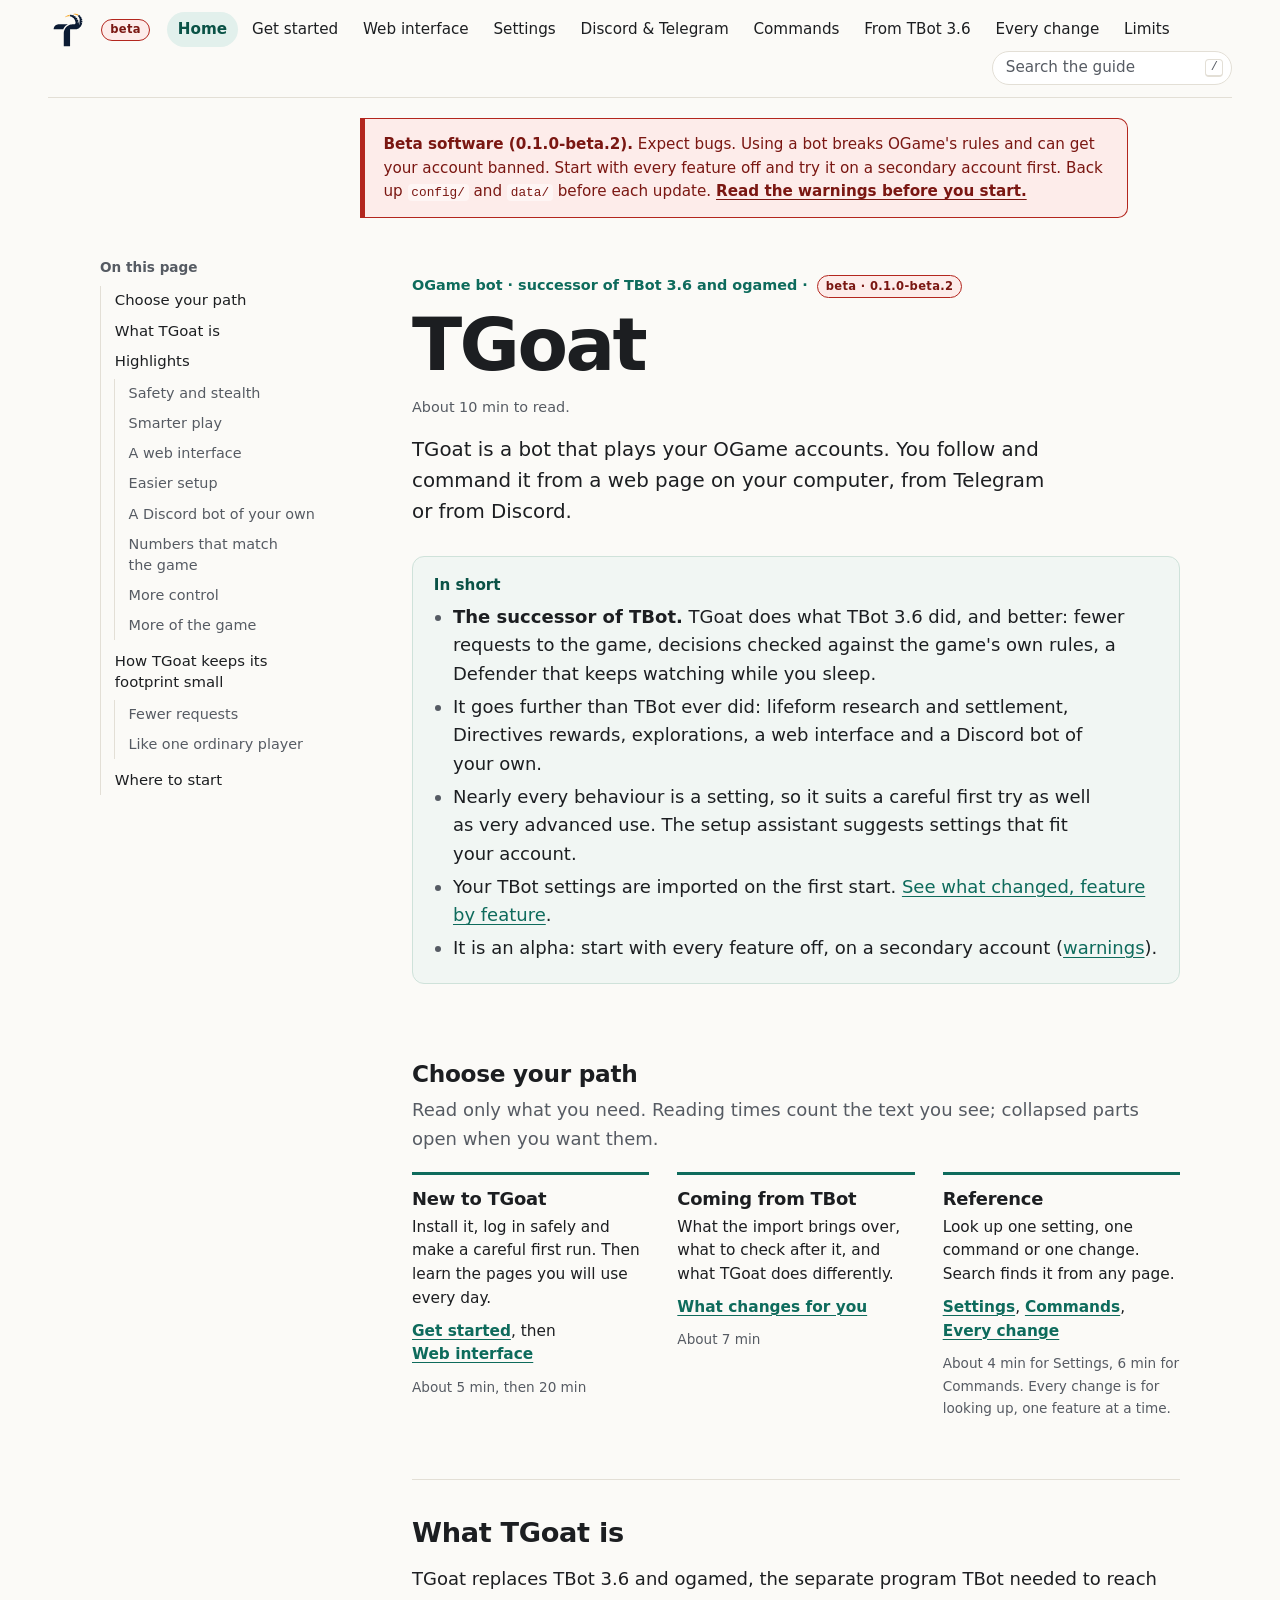
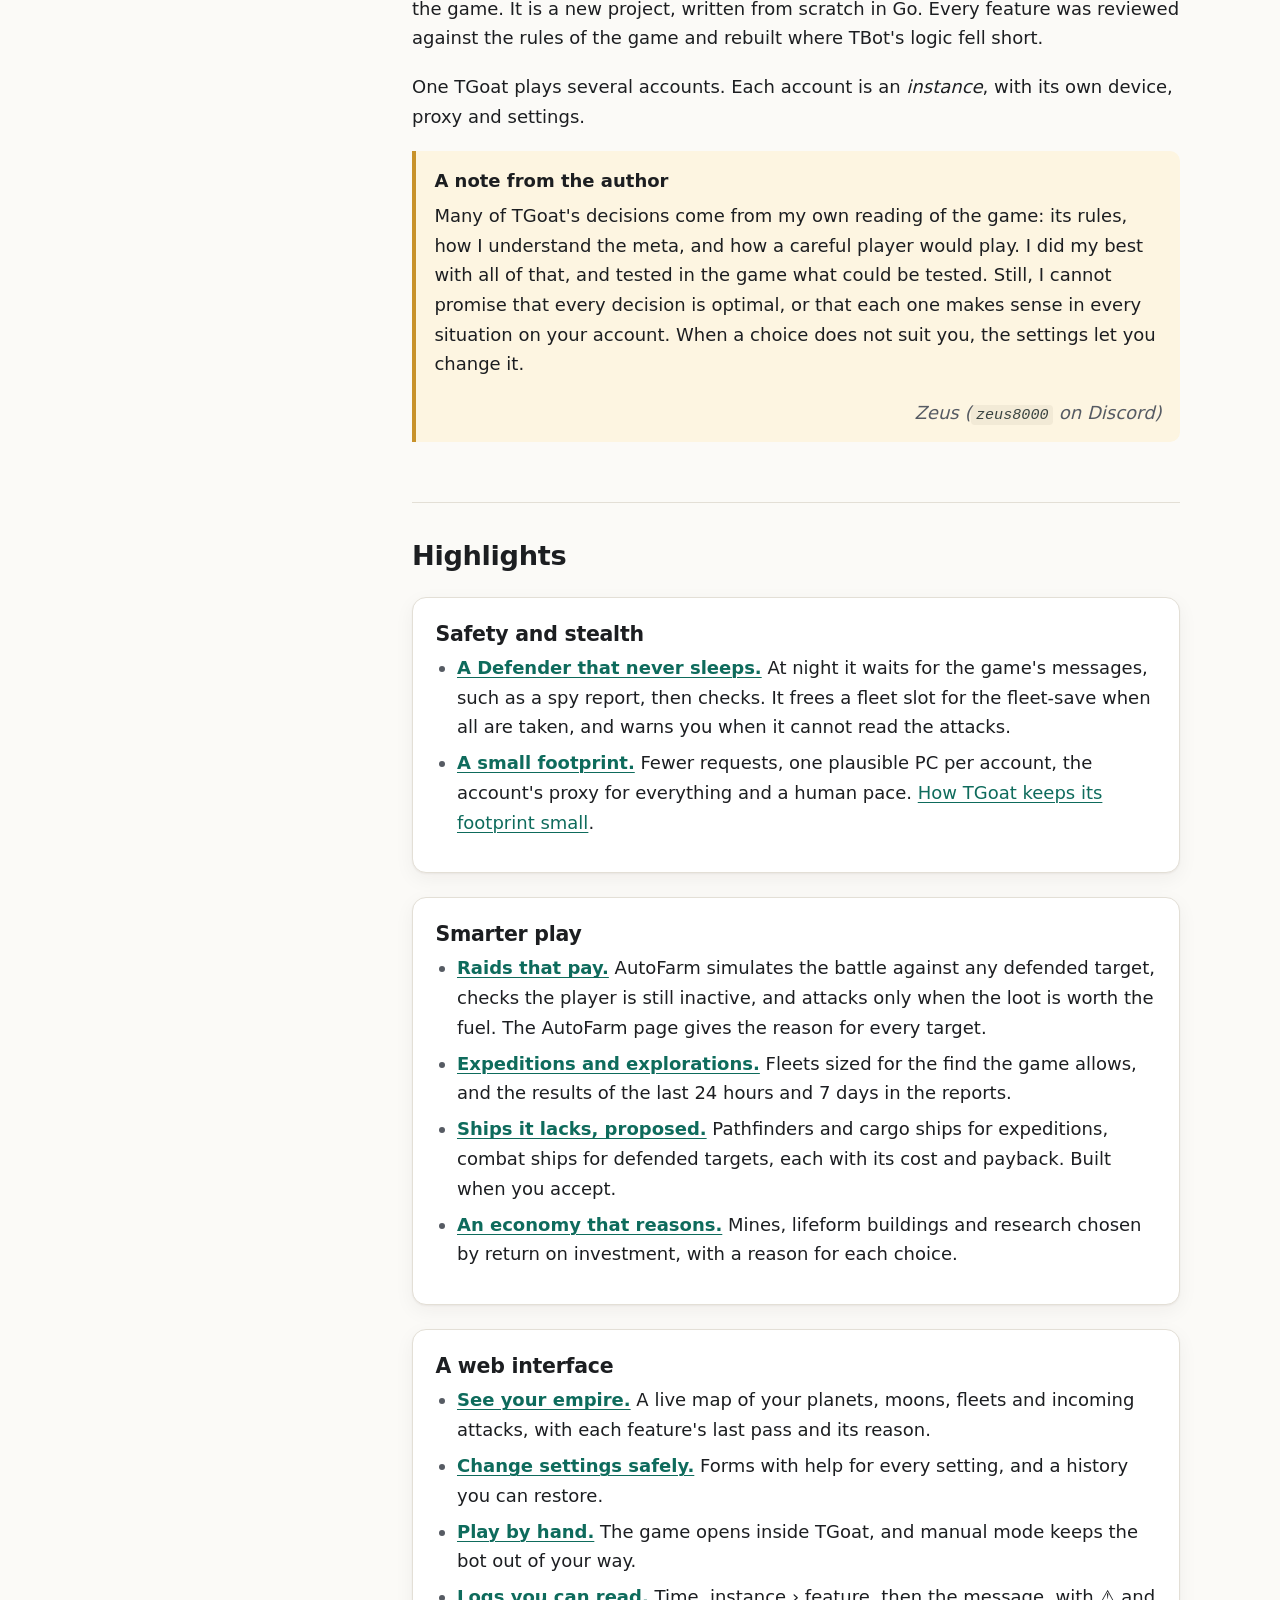
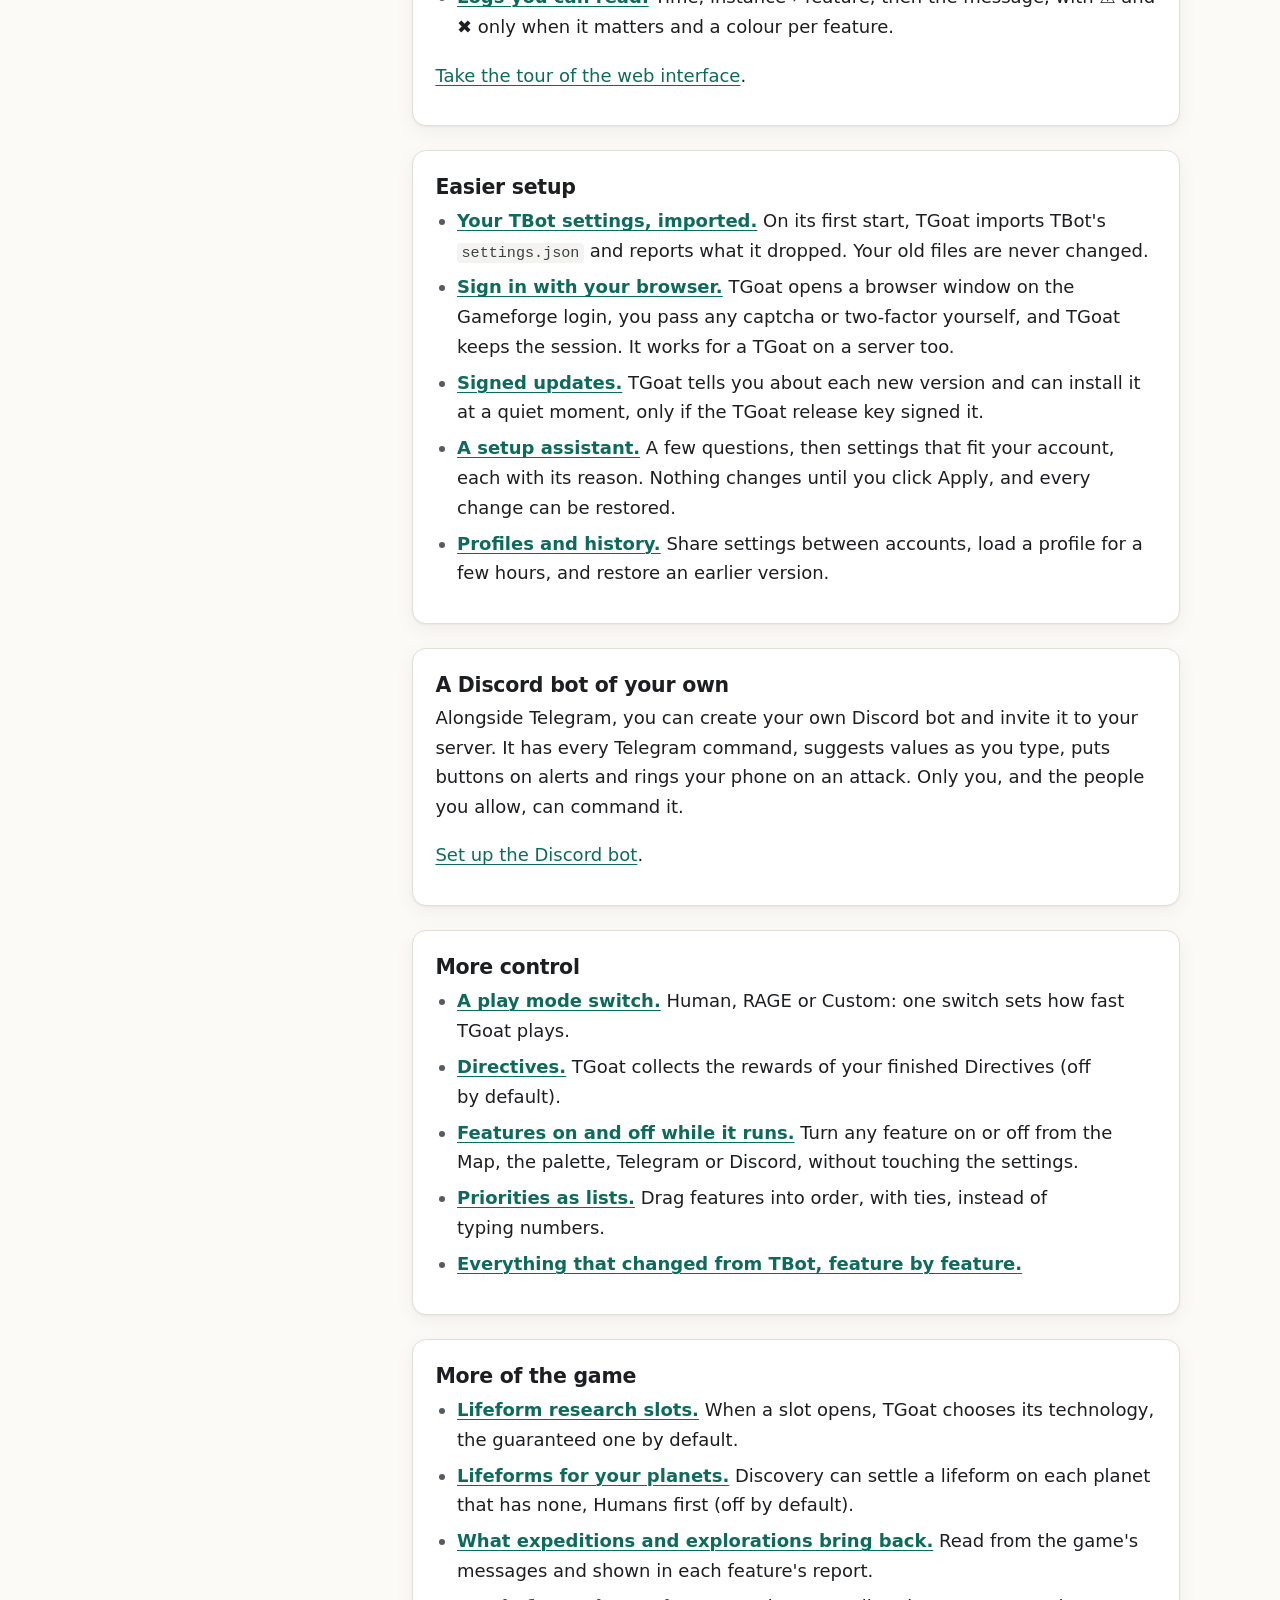
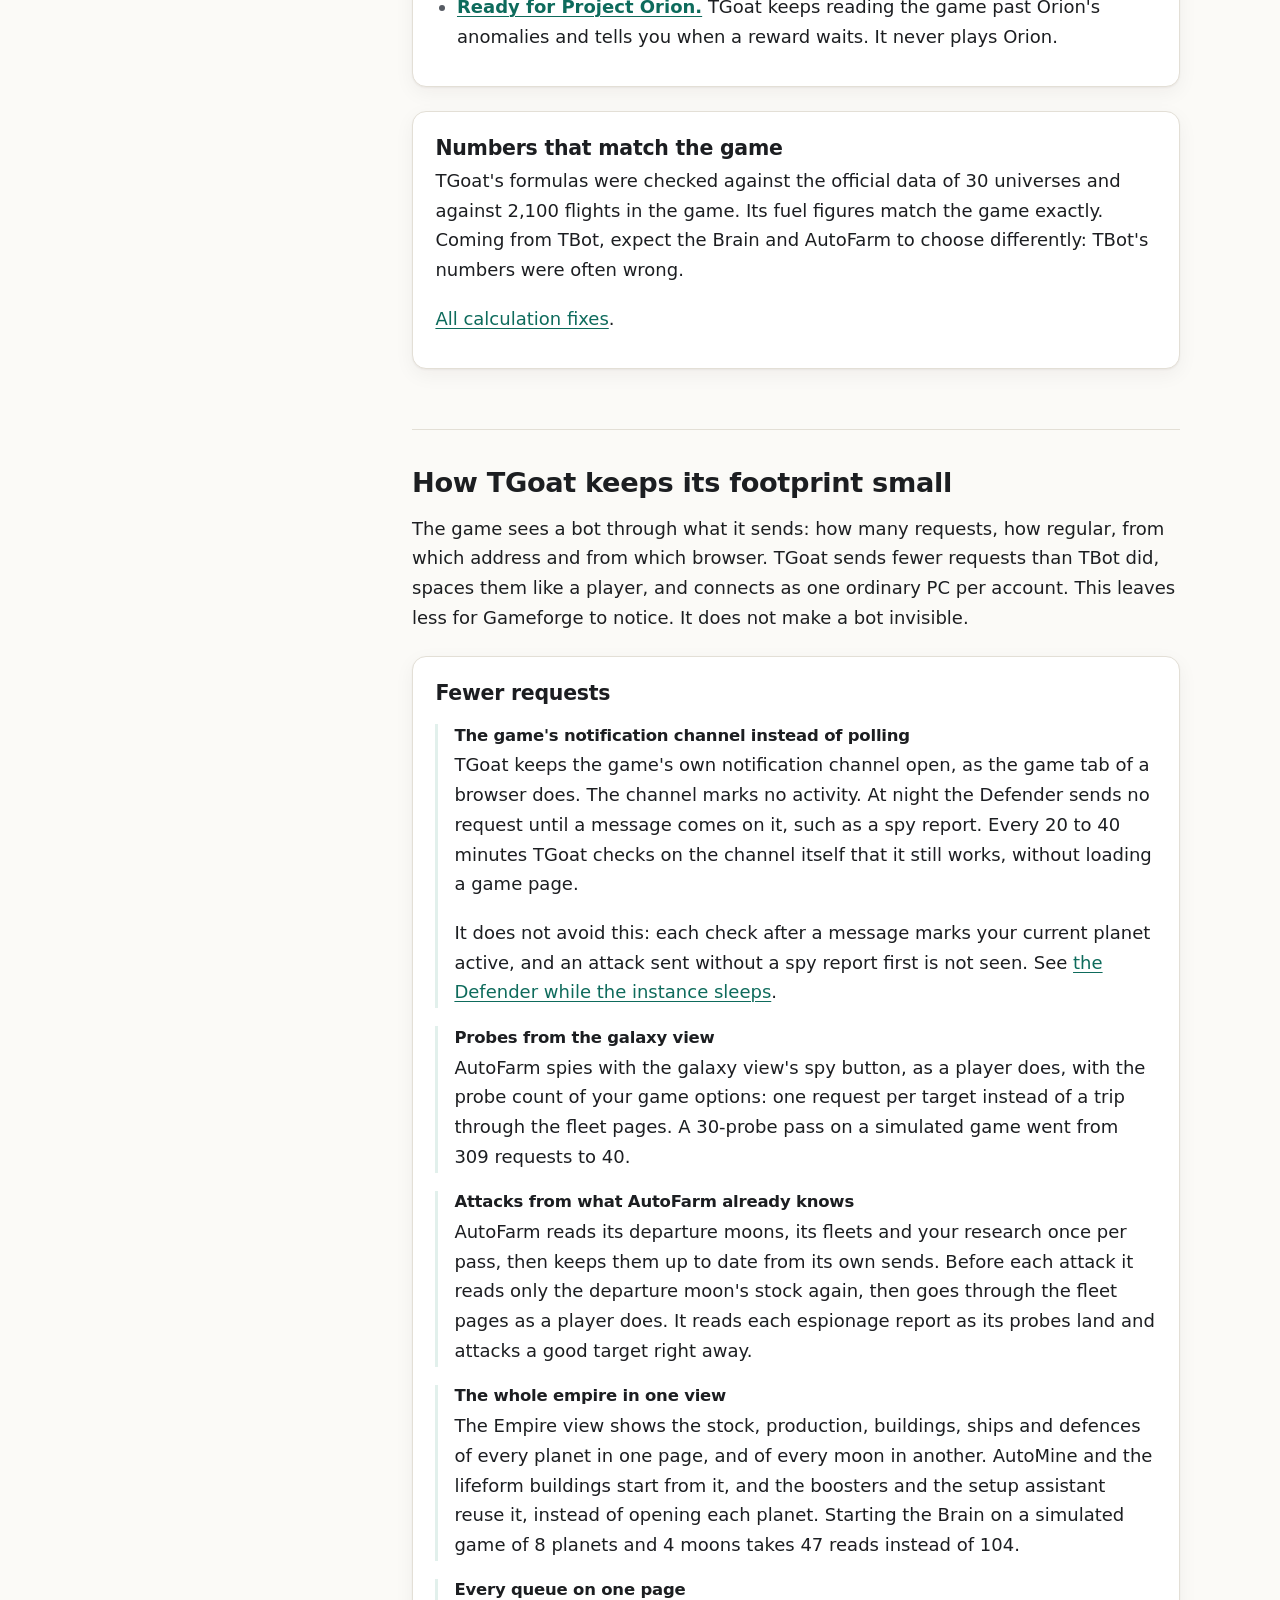
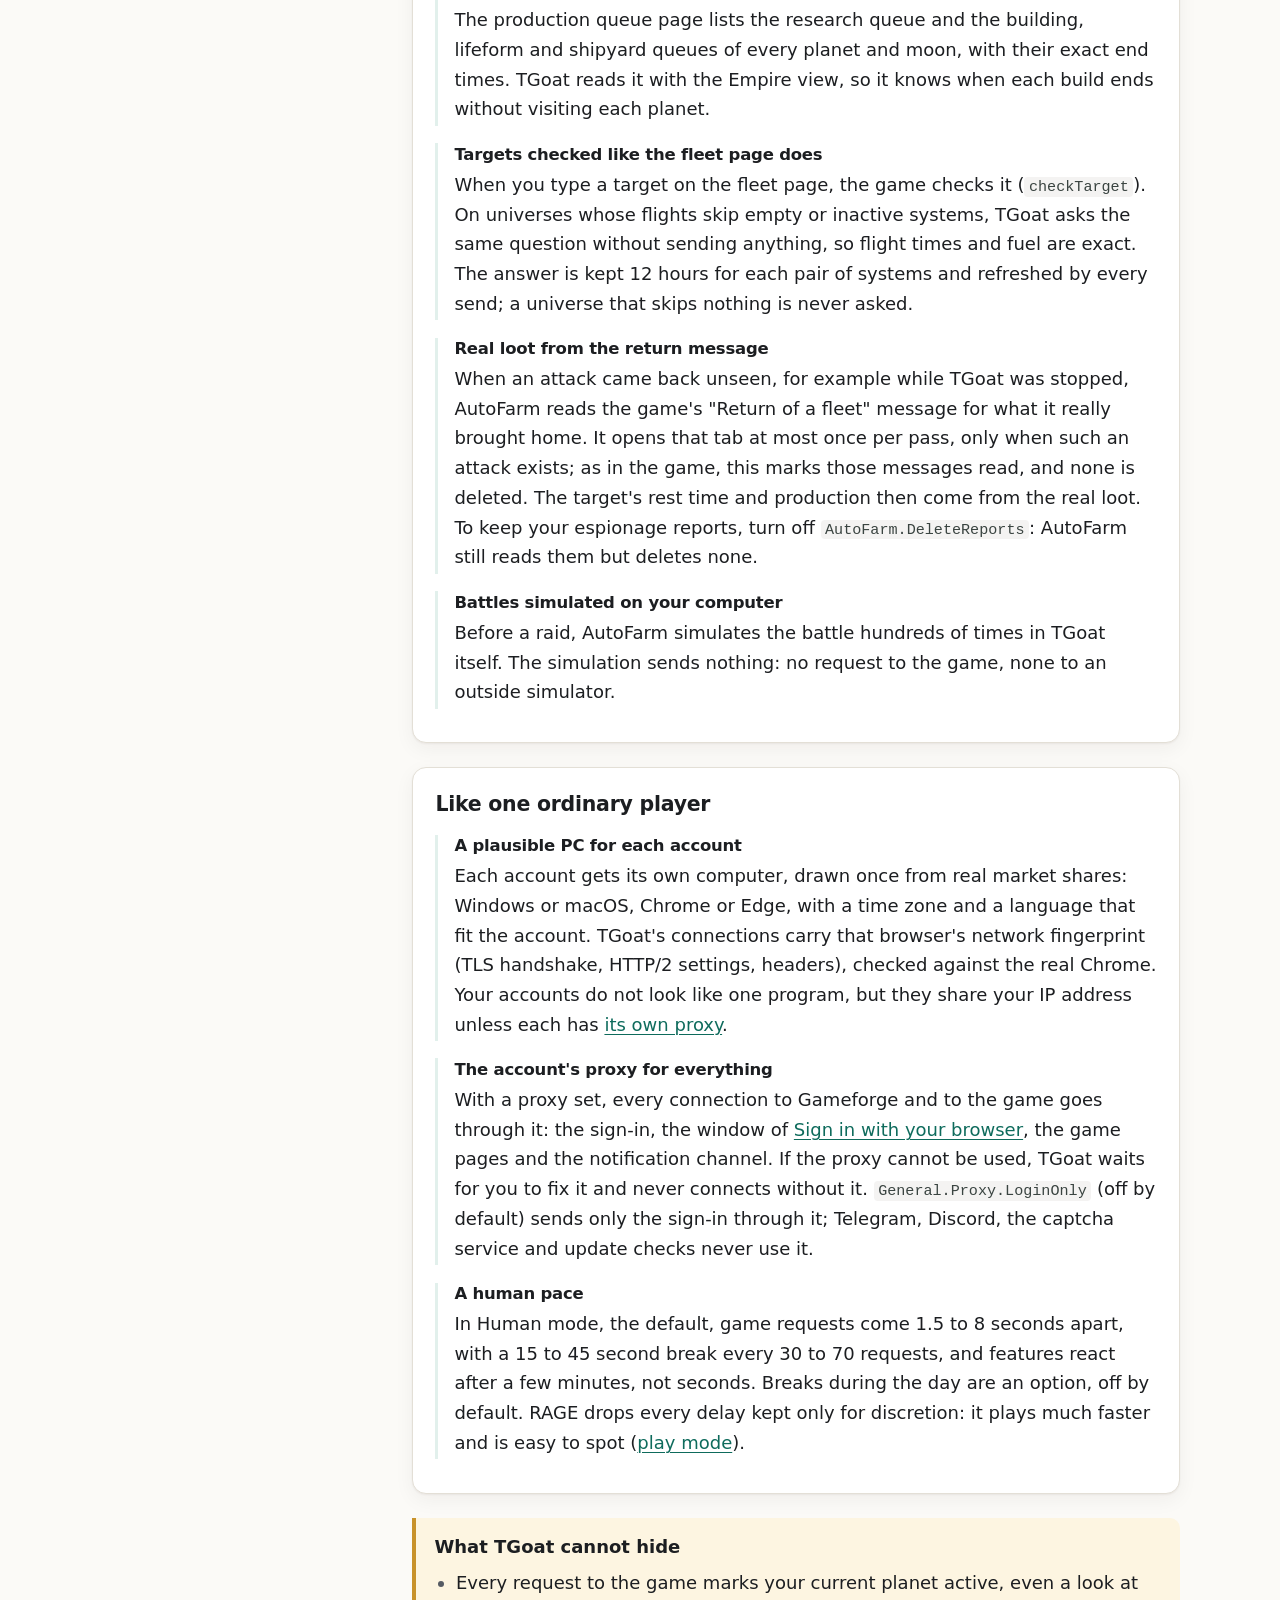
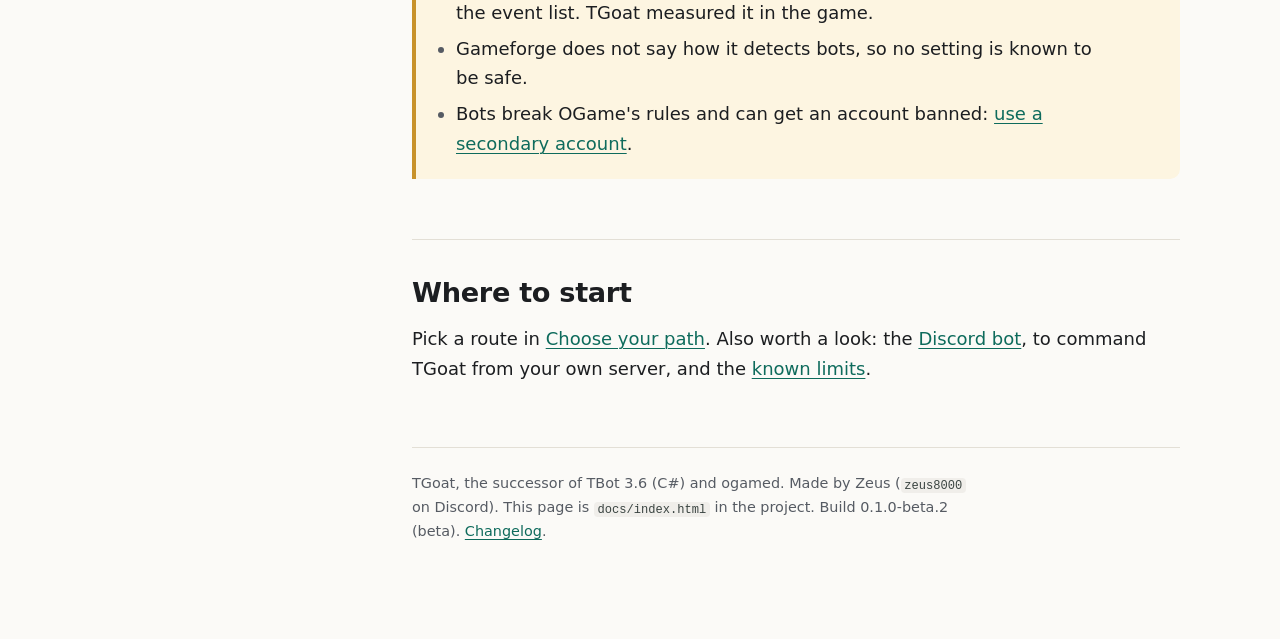
<file: docs/index.html>
<!doctype html>
<html lang="en">
<head>
<meta charset="utf-8">
<meta name="viewport" content="width=device-width, initial-scale=1">
<meta name="color-scheme" content="light dark">
<meta name="description" content="TGoat, an OGame bot rebuilt from scratch in Go, successor of TBot 3.6 and ogamed: what it is, what it does better, and where to start.">
<title>TGoat</title>
<link rel="icon" href="assets/favicon.ico" sizes="any">
<link rel="icon" href="assets/favicon.svg" type="image/svg+xml">
<link rel="apple-touch-icon" href="assets/apple-touch-icon.png">
<link rel="stylesheet" href="assets/guide.css">
<script src="assets/search-index.js" defer></script>
<script src="assets/search.js" defer></script>
<script src="assets/reading.js" defer></script>
</head>
<body>
<a class="skip" href="#main">Skip to content</a>

<div class="site-top">
  <nav class="site-nav" aria-label="Guide">
    <a class="brand" href="index.html" title="TGoat"><img class="brand-mark" src="assets/favicon.svg" width="40" height="40" alt="TGoat"> <span class="alpha-badge">beta</span></a>
    <ul>
      <li><a href="index.html" aria-current="page">Home</a></li>
      <li><a href="start.html">Get started</a></li>
      <li><a href="interface.html">Web interface</a></li>
      <li><a href="settings.html">Settings</a></li>
      <li><a href="discord.html">Discord &amp; Telegram</a></li>
      <li><a href="commands.html">Commands</a></li>
      <li><a href="from-tbot.html">From TBot 3.6</a></li>
      <li><a href="changes.html">Every change</a></li>
      <li><a href="limits.html">Limits</a></li>
    </ul>
  </nav>
  <aside class="alpha-banner" role="note" aria-label="Alpha warning">
    <p><strong>Beta software (0.1.0-beta.2).</strong> Expect bugs. Using a bot breaks OGame's rules and can get your account banned. Start with every feature off and try it on a secondary account first. Back up <code>config/</code> and <code>data/</code> before each update. <a href="start.html#alpha">Read the warnings before you start.</a></p>
  </aside>
</div>

<div class="layout">
<nav class="toc" id="toc" aria-label="On this page">
  <p class="toc-title">On this page</p>
  <ol>
    <li><a href="#paths">Choose your path</a></li>
    <li><a href="#what">What TGoat is</a></li>
    <li><a href="#highlights">Highlights</a>
      <ol>
        <li><a href="#safety">Safety and stealth</a></li>
        <li><a href="#farming">Smarter play</a></li>
        <li><a href="#hl-ui">A web interface</a></li>
        <li><a href="#easier">Easier setup</a></li>
        <li><a href="#hl-discord">A Discord bot of your own</a></li>
        <li><a href="#numbers">Numbers that match the game</a></li>
        <li><a href="#hl-control">More control</a></li>
        <li><a href="#hl-game">More of the game</a></li>
      </ol>
    </li>
    <li><a href="#footprint">How TGoat keeps its footprint small</a>
      <ol>
        <li><a href="#fp-requests">Fewer requests</a></li>
        <li><a href="#fp-player">Like one ordinary player</a></li>
      </ol>
    </li>
    <li><a href="#where">Where to start</a></li>
  </ol>
</nav>

<main id="main">

<header class="hero">
  <p class="eyebrow">OGame bot · successor of TBot 3.6 and ogamed · <span class="alpha-badge">beta · 0.1.0-beta.2</span></p>
  <h1>TGoat</h1>
  <p class="lead">TGoat is a bot that plays your OGame accounts. You follow and command it from a web page on your computer, from Telegram or from Discord.</p>
  <aside class="in-short" aria-label="In short">
  <ul>
    <li><strong>The successor of TBot.</strong> TGoat does what TBot 3.6 did, and better: fewer requests to the game, decisions checked against the game's own rules, a Defender that keeps watching while you sleep.</li>
    <li>It goes further than TBot ever did: lifeform research and settlement, Directives rewards, explorations, a web interface and a Discord bot of your own.</li>
    <li>Nearly every behaviour is a setting, so it suits a careful first try as well as very advanced use. The setup assistant suggests settings that fit your account.</li>
    <li>Your TBot settings are imported on the first start. <a href="from-tbot.html">See what changed, feature by feature</a>.</li>
    <li>It is an alpha: start with every feature off, on a secondary account (<a href="start.html#alpha">warnings</a>).</li>
  </ul>
  </aside>
</header>

<section class="paths" aria-labelledby="paths">
<h2 id="paths">Choose your path</h2>
<p>Read only what you need. Reading times count the text you see; collapsed parts open when you want them.</p>
<ul class="path-list">
  <li class="path">
    <h3>New to TGoat</h3>
    <p>Install it, log in safely and make a careful first run. Then learn the pages you will use every day.</p>
    <p><a class="path-go" href="start.html">Get started</a>, then <a class="path-go" href="interface.html">Web interface</a></p>
    <span class="path-time">About 5 min, then 20 min</span>
  </li>
  <li class="path">
    <h3>Coming from TBot</h3>
    <p>What the import brings over, what to check after it, and what TGoat does differently.</p>
    <p><a class="path-go" href="from-tbot.html">What changes for you</a></p>
    <span class="path-time">About 7 min</span>
  </li>
  <li class="path">
    <h3>Reference</h3>
    <p>Look up one setting, one command or one change. Search finds it from any page.</p>
    <p><a class="path-go" href="settings.html">Settings</a>, <a class="path-go" href="commands.html">Commands</a>, <a class="path-go" href="changes.html">Every change</a></p>
    <span class="path-time">About 4 min for Settings, 6 min for Commands. Every change is for looking up, one feature at a time.</span>
  </li>
</ul>
</section>

<section aria-labelledby="what">
<h2 id="what">What TGoat is</h2>
<p>TGoat replaces TBot 3.6 and ogamed, the separate program TBot needed to reach the game. It is a new project, written from scratch in Go. Every feature was reviewed against the rules of the game and rebuilt where TBot's logic fell short.</p>
<p>One TGoat plays several accounts. Each account is an <em>instance</em>, with its own device, proxy and settings.</p>
<div class="note" role="note" id="author-note">
<p class="note-title">A note from the author</p>
<p>Many of TGoat's decisions come from my own reading of the game: its rules, how I understand the meta, and how a careful player would play. I did my best with all of that, and tested in the game what could be tested. Still, I cannot promise that every decision is optimal, or that each one makes sense in every situation on your account. When a choice does not suit you, the settings let you change it.</p>
<p class="signature">Zeus (<code>zeus8000</code> on Discord)</p>
</div>
</section>

<section aria-labelledby="highlights">
<h2 id="highlights">Highlights</h2>

<section class="group" aria-labelledby="safety">
<h3 id="safety">Safety and stealth</h3>
<ul>
  <li><strong><a href="changes.html#defender">A Defender that never sleeps.</a></strong> At night it waits for the game's messages, such as a spy report, then checks. It frees a fleet slot for the fleet-save when all are taken, and warns you when it cannot read the attacks.</li>
  <li><strong><a href="#footprint">A small footprint.</a></strong> Fewer requests, one plausible PC per account, the account's proxy for everything and a human pace. <a href="#footprint">How TGoat keeps its footprint small</a>.</li>
</ul>
</section>

<section class="group" aria-labelledby="farming">
<h3 id="farming">Smarter play</h3>
<ul>
  <li><strong><a href="changes.html#autofarm">Raids that pay.</a></strong> AutoFarm simulates the battle against any defended target, checks the player is still inactive, and attacks only when the loot is worth the fuel. The AutoFarm page gives the reason for every target.</li>
  <li><strong><a href="changes.html#expeditions">Expeditions and explorations.</a></strong> Fleets sized for the find the game allows, and the results of the last 24 hours and 7 days in the reports.</li>
  <li><strong><a href="interface.html#ui-proposals">Ships it lacks, proposed.</a></strong> Pathfinders and cargo ships for expeditions, combat ships for defended targets, each with its cost and payback. Built when you accept.</li>
  <li><strong><a href="changes.html#brain">An economy that reasons.</a></strong> Mines, lifeform buildings and research chosen by return on investment, with a reason for each choice.</li>
</ul>
</section>

<section class="group" aria-labelledby="hl-ui">
<h3 id="hl-ui">A web interface</h3>
<ul>
  <li><strong><a href="interface.html#ui-map">See your empire.</a></strong> A live map of your planets, moons, fleets and incoming attacks, with each feature's last pass and its reason.</li>
  <li><strong><a href="interface.html#ui-settings">Change settings safely.</a></strong> Forms with help for every setting, and a history you can restore.</li>
  <li><strong><a href="interface.html#ui-ogame">Play by hand.</a></strong> The game opens inside TGoat, and manual mode keeps the bot out of your way.</li>
  <li><strong><a href="interface.html#ui-logs">Logs you can read.</a></strong> Time, instance › feature, then the message, with ⚠ and ✖ only when it matters and a colour per feature.</li>
</ul>
<p><a href="interface.html#tour">Take the tour of the web interface</a>.</p>
</section>

<section class="group" aria-labelledby="easier">
<h3 id="easier">Easier setup</h3>
<ul>
  <li><strong><a href="from-tbot.html#import">Your TBot settings, imported.</a></strong> On its first start, TGoat imports TBot's <code>settings.json</code> and reports what it dropped. Your old files are never changed.</li>
  <li><strong><a href="start.html#browser-login">Sign in with your browser.</a></strong> TGoat opens a browser window on the Gameforge login, you pass any captcha or two-factor yourself, and TGoat keeps the session. It works for a TGoat on a server too.</li>
  <li><strong><a href="start.html#updates">Signed updates.</a></strong> TGoat tells you about each new version and can install it at a quiet moment, only if the TGoat release key signed it.</li>
  <li><strong><a href="interface.html#ui-assistant">A setup assistant.</a></strong> A few questions, then settings that fit your account, each with its reason. Nothing changes until you click Apply, and every change can be restored.</li>
  <li><strong><a href="settings.html#settings-profiles">Profiles and history.</a></strong> Share settings between accounts, load a profile for a few hours, and restore an earlier version.</li>
</ul>
</section>

<section class="group" aria-labelledby="hl-discord">
<h3 id="hl-discord">A Discord bot of your own</h3>
<p>Alongside Telegram, you can create your own Discord bot and invite it to your server. It has every Telegram command, suggests values as you type, puts buttons on alerts and rings your phone on an attack. Only you, and the people you allow, can command it.</p>
<p><a href="discord.html#discord">Set up the Discord bot</a>.</p>
</section>

<section class="group" aria-labelledby="hl-control">
<h3 id="hl-control">More control</h3>
<ul>
  <li><a href="interface.html#ui-mode"><strong>A play mode switch.</strong></a> Human, RAGE or Custom: one switch sets how fast TGoat plays.</li>
  <li><a href="interface.html#ui-directives"><strong>Directives.</strong></a> TGoat collects the rewards of your finished Directives (off by default).</li>
  <li><a href="interface.html#feature-switch"><strong>Features on and off while it runs.</strong></a> Turn any feature on or off from the Map, the palette, Telegram or Discord, without touching the settings.</li>
  <li><a href="interface.html#ui-priorities"><strong>Priorities as lists.</strong></a> Drag features into order, with ties, instead of typing numbers.</li>
  <li><a href="changes.html#feature-by-feature"><strong>Everything that changed from TBot, feature by feature.</strong></a></li>
</ul>
</section>

<section class="group" aria-labelledby="hl-game">
<h3 id="hl-game">More of the game</h3>
<ul>
  <li><a href="settings.html#settings-new"><strong>Lifeform research slots.</strong></a> When a slot opens, TGoat chooses its technology, the guaranteed one by default.</li>
  <li><a href="settings.html#settings-new"><strong>Lifeforms for your planets.</strong></a> Discovery can settle a lifeform on each planet that has none, Humans first (off by default).</li>
  <li><a href="interface.html#ui-results"><strong>What expeditions and explorations bring back.</strong></a> Read from the game's messages and shown in each feature's report.</li>
  <li><a href="changes.html#fbf-settings-reload-and-notifications"><strong>Ready for Project Orion.</strong></a> TGoat keeps reading the game past Orion's anomalies and tells you when a reward waits. It never plays Orion.</li>
</ul>
</section>

<section class="group" aria-labelledby="numbers">
<h3 id="numbers">Numbers that match the game</h3>
<p>TGoat's formulas were checked against the official data of 30 universes and against 2,100 flights in the game. Its fuel figures match the game exactly. Coming from TBot, expect the Brain and AutoFarm to choose differently: TBot's numbers were often wrong.</p>
<p><a href="changes.html#calc">All calculation fixes</a>.</p>
</section>
</section>

<section aria-labelledby="footprint">
<h2 id="footprint">How TGoat keeps its footprint small</h2>
<p>The game sees a bot through what it sends: how many requests, how regular, from which address and from which browser. TGoat sends fewer requests than TBot did, spaces them like a player, and connects as one ordinary PC per account. This leaves less for Gameforge to notice. It does not make a bot invisible.</p>

<section class="group" aria-labelledby="fp-requests">
<h3 id="fp-requests">Fewer requests</h3>
<div class="hl">
<h4>The game's notification channel instead of polling</h4>
<p>TGoat keeps the game's own notification channel open, as the game tab of a browser does. The channel marks no activity. At night the Defender sends no request until a message comes on it, such as a spy report. Every 20 to 40 minutes TGoat checks on the channel itself that it still works, without loading a game page.</p>
<p>It does not avoid this: each check after a message marks your current planet active, and an attack sent without a spy report first is not seen. See <a href="interface.html#night-watch">the Defender while the instance sleeps</a>.</p>
</div>
<div class="hl">
<h4>Probes from the galaxy view</h4>
<p>AutoFarm spies with the galaxy view's spy button, as a player does, with the probe count of your game options: one request per target instead of a trip through the fleet pages. A 30-probe pass on a simulated game went from 309 requests to 40.</p>
</div>
<div class="hl">
<h4>Attacks from what AutoFarm already knows</h4>
<p>AutoFarm reads its departure moons, its fleets and your research once per pass, then keeps them up to date from its own sends. Before each attack it reads only the departure moon's stock again, then goes through the fleet pages as a player does. It reads each espionage report as its probes land and attacks a good target right away.</p>
</div>
<div class="hl">
<h4>The whole empire in one view</h4>
<p>The Empire view shows the stock, production, buildings, ships and defences of every planet in one page, and of every moon in another. AutoMine and the lifeform buildings start from it, and the boosters and the setup assistant reuse it, instead of opening each planet. Starting the Brain on a simulated game of 8 planets and 4 moons takes 47 reads instead of 104.</p>
</div>
<div class="hl">
<h4>Every queue on one page</h4>
<p>The production queue page lists the research queue and the building, lifeform and shipyard queues of every planet and moon, with their exact end times. TGoat reads it with the Empire view, so it knows when each build ends without visiting each planet.</p>
</div>
<div class="hl">
<h4>Targets checked like the fleet page does</h4>
<p>When you type a target on the fleet page, the game checks it (<code>checkTarget</code>). On universes whose flights skip empty or inactive systems, TGoat asks the same question without sending anything, so flight times and fuel are exact. The answer is kept 12 hours for each pair of systems and refreshed by every send; a universe that skips nothing is never asked.</p>
</div>
<div class="hl">
<h4>Real loot from the return message</h4>
<p>When an attack came back unseen, for example while TGoat was stopped, AutoFarm reads the game's "Return of a fleet" message for what it really brought home. It opens that tab at most once per pass, only when such an attack exists; as in the game, this marks those messages read, and none is deleted. The target's rest time and production then come from the real loot. To keep your espionage reports, turn off <code>AutoFarm.DeleteReports</code>: AutoFarm still reads them but deletes none.</p>
</div>
<div class="hl">
<h4>Battles simulated on your computer</h4>
<p>Before a raid, AutoFarm simulates the battle hundreds of times in TGoat itself. The simulation sends nothing: no request to the game, none to an outside simulator.</p>
</div>
</section>

<section class="group" aria-labelledby="fp-player">
<h3 id="fp-player">Like one ordinary player</h3>
<div class="hl">
<h4>A plausible PC for each account</h4>
<p>Each account gets its own computer, drawn once from real market shares: Windows or macOS, Chrome or Edge, with a time zone and a language that fit the account. TGoat's connections carry that browser's network fingerprint (TLS handshake, HTTP/2 settings, headers), checked against the real Chrome. Your accounts do not look like one program, but they share your IP address unless each has <a href="#fp-proxy">its own proxy</a>.</p>
</div>
<div class="hl" id="fp-proxy">
<h4>The account's proxy for everything</h4>
<p>With a proxy set, every connection to Gameforge and to the game goes through it: the sign-in, the window of <a href="start.html#browser-login">Sign in with your browser</a>, the game pages and the notification channel. If the proxy cannot be used, TGoat waits for you to fix it and never connects without it. <code>General.Proxy.LoginOnly</code> (off by default) sends only the sign-in through it; Telegram, Discord, the captcha service and update checks never use it.</p>
</div>
<div class="hl">
<h4>A human pace</h4>
<p>In Human mode, the default, game requests come 1.5 to 8 seconds apart, with a 15 to 45 second break every 30 to 70 requests, and features react after a few minutes, not seconds. Breaks during the day are an option, off by default. RAGE drops every delay kept only for discretion: it plays much faster and is easy to spot (<a href="interface.html#ui-mode">play mode</a>).</p>
</div>
</section>

<div class="note" role="note" id="fp-limits">
<p class="note-title">What TGoat cannot hide</p>
<ul>
  <li>Every request to the game marks your current planet active, even a look at the event list. TGoat measured it in the game.</li>
  <li>Gameforge does not say how it detects bots, so no setting is known to be safe.</li>
  <li>Bots break OGame's rules and can get an account banned: <a href="start.html#alpha">use a secondary account</a>.</li>
</ul>
</div>
</section>

<section aria-labelledby="where">
<h2 id="where">Where to start</h2>
<p>Pick a route in <a href="#paths">Choose your path</a>. Also worth a look: the <a href="discord.html">Discord bot</a>, to command TGoat from your own server, and the <a href="limits.html">known limits</a>.</p>
</section>

<footer>
  <p>TGoat, the successor of TBot 3.6 (C#) and ogamed. Made by Zeus (<code>zeus8000</code> on Discord). This page is <code>docs/index.html</code> in the project. Build 0.1.0-beta.2 (beta). <a href="https://github.com/ronnie32/tgoat/blob/main/CHANGELOG.md">Changelog</a>.</p>
</footer>

</main>
</div>

<a class="to-top" href="#toc">↑ On this page</a>
</body>
</html>
</file>
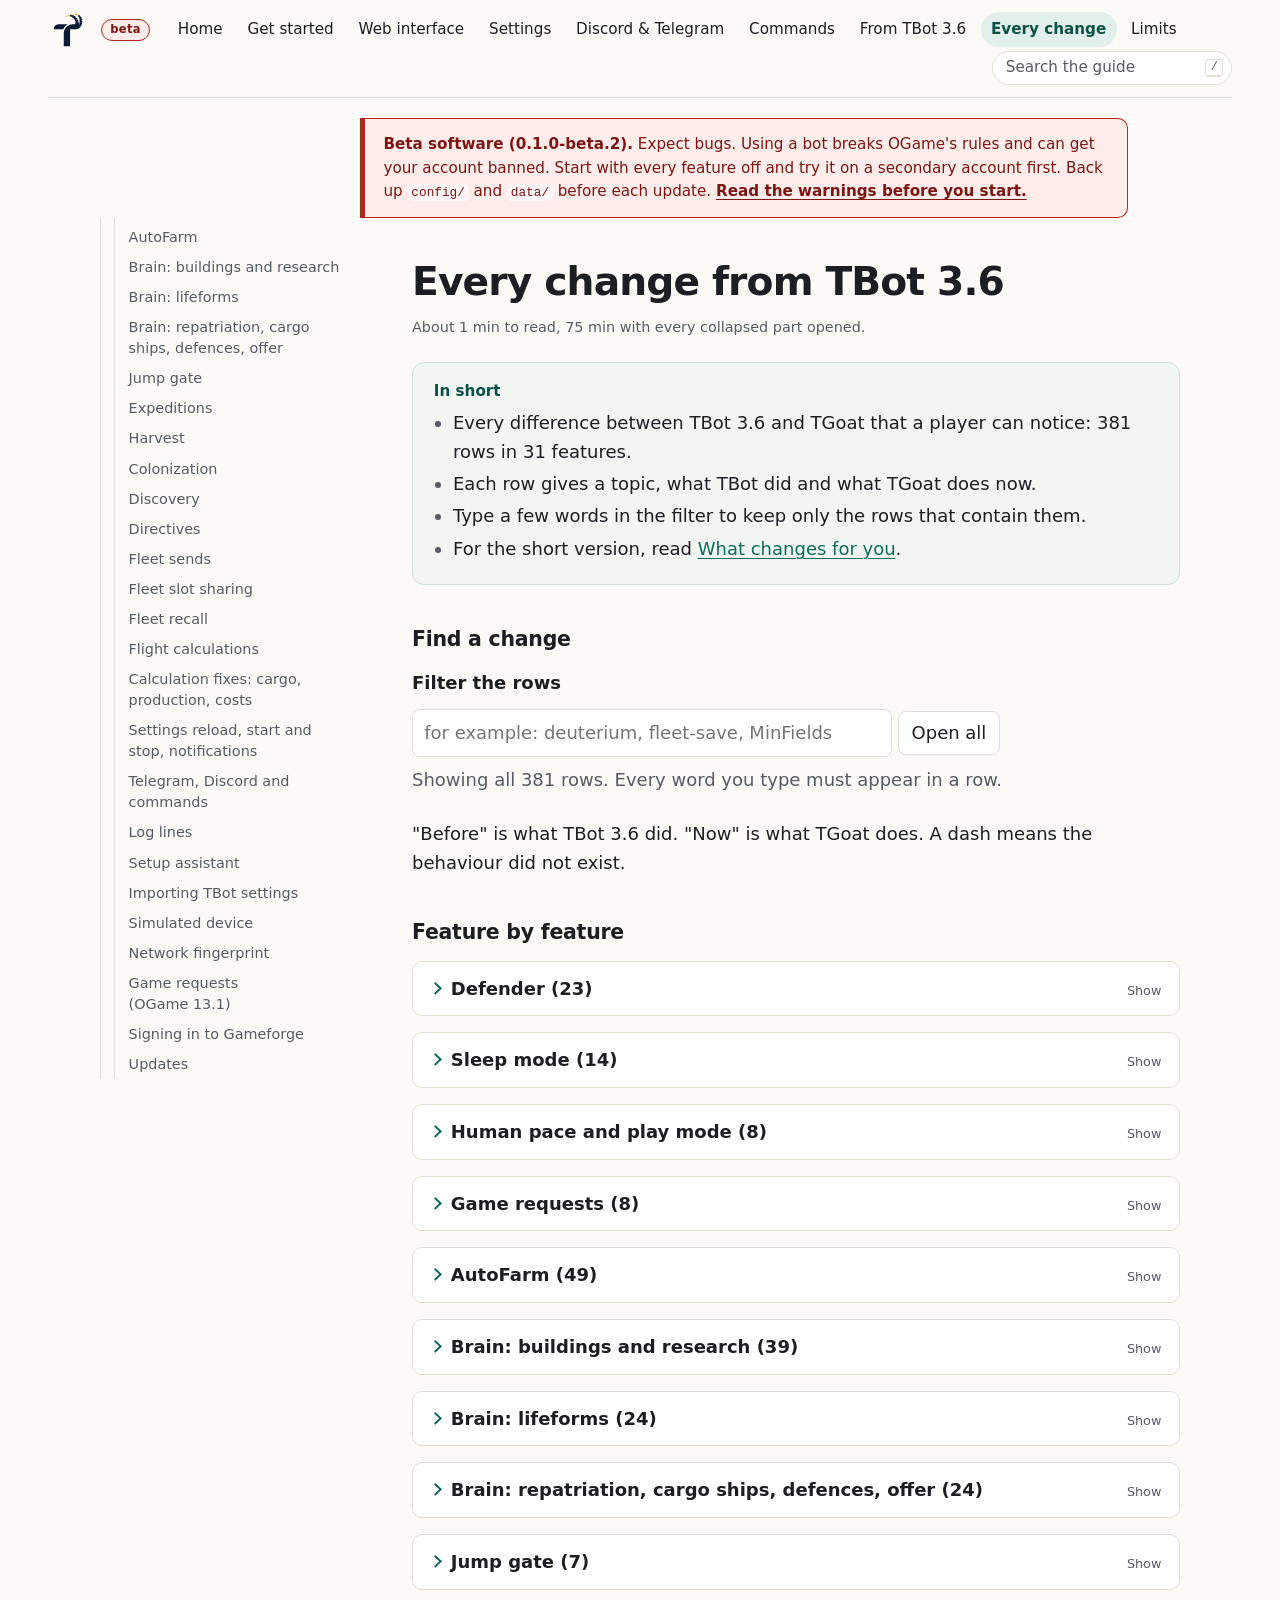
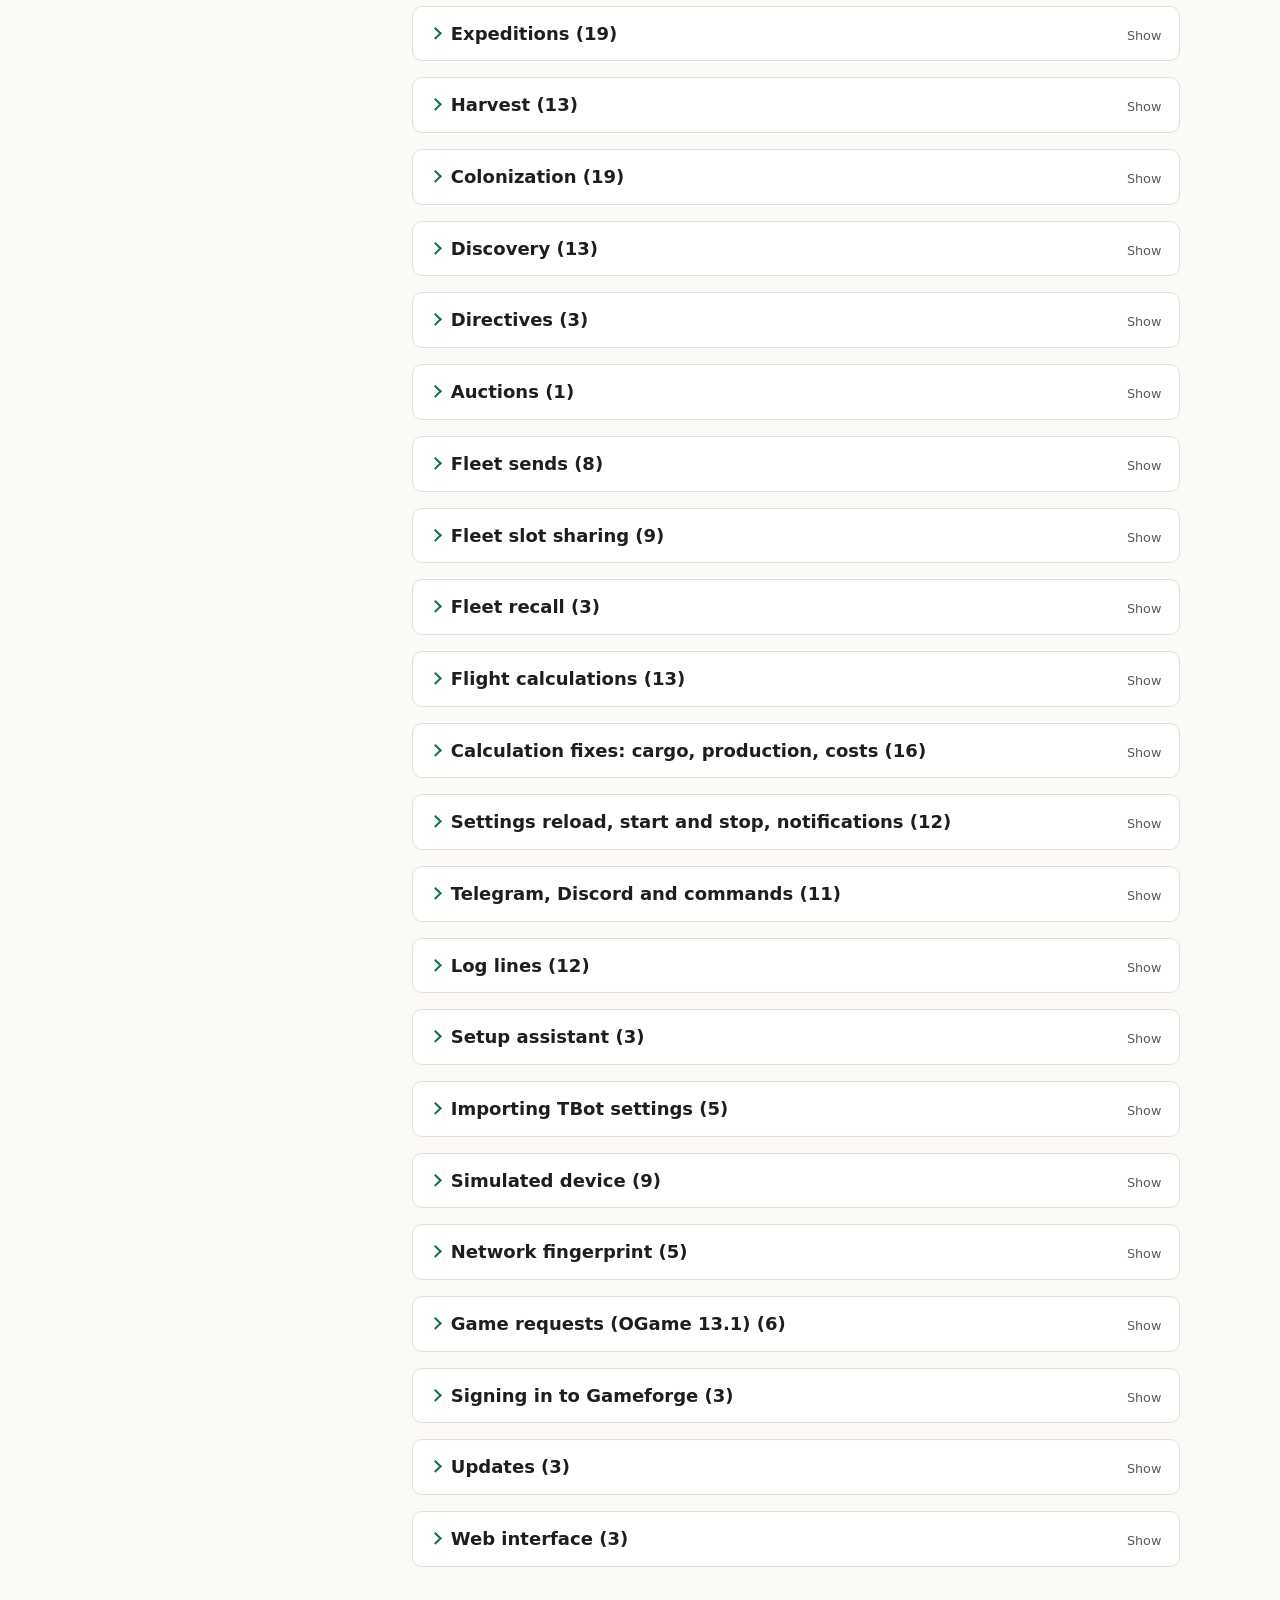
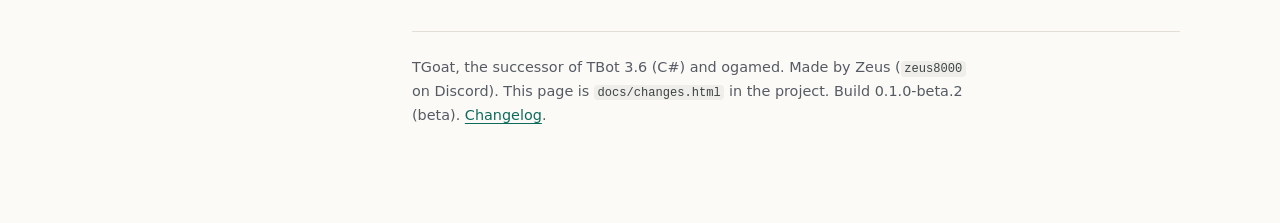
<file: docs/changes.html>
<!doctype html>
<html lang="en">
<head>
<meta charset="utf-8">
<meta name="viewport" content="width=device-width, initial-scale=1">
<meta name="color-scheme" content="light dark">
<title>Every change · TGoat</title>
<link rel="icon" href="assets/favicon.ico" sizes="any">
<link rel="icon" href="assets/favicon.svg" type="image/svg+xml">
<link rel="apple-touch-icon" href="assets/apple-touch-icon.png">
<link rel="stylesheet" href="assets/guide.css">
<script src="assets/search-index.js" defer></script>
<script src="assets/search.js" defer></script>
<script src="assets/reading.js" defer></script>
</head>
<body>
<a class="skip" href="#main">Skip to content</a>

<div class="site-top">
  <nav class="site-nav" aria-label="Guide">
    <a class="brand" href="index.html" title="TGoat"><img class="brand-mark" src="assets/favicon.svg" width="40" height="40" alt="TGoat"> <span class="alpha-badge">beta</span></a>
    <ul>
      <li><a href="index.html">Home</a></li>
      <li><a href="start.html">Get started</a></li>
      <li><a href="interface.html">Web interface</a></li>
      <li><a href="settings.html">Settings</a></li>
      <li><a href="discord.html">Discord &amp; Telegram</a></li>
      <li><a href="commands.html">Commands</a></li>
      <li><a href="from-tbot.html">From TBot 3.6</a></li>
      <li><a href="changes.html" aria-current="page">Every change</a></li>
      <li><a href="limits.html">Limits</a></li>
    </ul>
  </nav>
  <aside class="alpha-banner" role="note" aria-label="Alpha warning">
    <p><strong>Beta software (0.1.0-beta.2).</strong> Expect bugs. Using a bot breaks OGame's rules and can get your account banned. Start with every feature off and try it on a secondary account first. Back up <code>config/</code> and <code>data/</code> before each update. <a href="start.html#alpha">Read the warnings before you start.</a></p>
  </aside>
</div>

<div class="layout">
<nav class="toc" id="toc" aria-label="On this page">
  <p class="toc-title">On this page</p>
  <ol>
    <li><a href="#find">Find a change</a></li>
    <li><a href="#feature-by-feature">Feature by feature</a>
      <ol>
      <li><a href="#defender">Defender</a></li>
      <li><a href="#sleep">Sleep mode</a></li>
      <li><a href="#fbf-human-pace">Human pace and play mode</a></li>
      <li><a href="#requests">Game requests</a></li>
      <li><a href="#autofarm">AutoFarm</a></li>
      <li><a href="#brain">Brain: buildings and research</a></li>
      <li><a href="#fbf-brain-lifeforms">Brain: lifeforms</a></li>
      <li><a href="#fbf-brain-repatriation-cargo-ships-defences-offer">Brain: repatriation, cargo ships, defences, offer</a></li>
      <li><a href="#fbf-jump-gate">Jump gate</a></li>
      <li><a href="#expeditions">Expeditions</a></li>
      <li><a href="#harvest">Harvest</a></li>
      <li><a href="#colonize">Colonization</a></li>
      <li><a href="#fbf-discovery">Discovery</a></li>
      <li><a href="#fbf-directives">Directives</a></li>
      <li><a href="#fleet-sends">Fleet sends</a></li>
      <li><a href="#fbf-fleet-slot-sharing">Fleet slot sharing</a></li>
      <li><a href="#fbf-fleet-recall">Fleet recall</a></li>
      <li><a href="#fbf-flight-calculations">Flight calculations</a></li>
      <li><a href="#calc">Calculation fixes: cargo, production, costs</a></li>
      <li><a href="#fbf-settings-reload-and-notifications">Settings reload, start and stop, notifications</a></li>
      <li><a href="#messaging">Telegram, Discord and commands</a></li>
      <li><a href="#fbf-log-lines">Log lines</a></li>
      <li><a href="#fbf-setup-assistant">Setup assistant</a></li>
      <li><a href="#fbf-importing-tbot-settings">Importing TBot settings</a></li>
      <li><a href="#fbf-simulated-device">Simulated device</a></li>
      <li><a href="#fbf-network-fingerprint">Network fingerprint</a></li>
      <li><a href="#fbf-game-requests">Game requests (OGame 13.1)</a></li>
      <li><a href="#fbf-signing-in">Signing in to Gameforge</a></li>
      <li><a href="#fbf-updates">Updates</a></li>
      </ol>
    </li>
  </ol>
</nav>

<main id="main">

<h1 class="sr-only">Every change from TBot 3.6</h1>

<section aria-labelledby="every">
<h2 id="every">Every change from TBot 3.6</h2>
<aside class="in-short" aria-label="In short">
<ul>
  <li>Every difference between TBot 3.6 and TGoat that a player can notice: <span data-count="rows">381</span> rows in <span data-count="features">31</span> features.</li>
  <li>Each row gives a topic, what TBot did and what TGoat does now.</li>
  <li>Type a few words in the filter to keep only the rows that contain them.</li>
  <li>For the short version, read <a href="from-tbot.html">What changes for you</a>.</li>
</ul>
</aside>

<h3 id="find">Find a change</h3>
<div class="change-filter" role="search" style="margin:1rem 0 1.5rem">
  <label for="change-filter-input" style="display:block;font-weight:600;margin-bottom:.35rem">Filter the rows</label>
  <input id="change-filter-input" type="search" autocomplete="off" spellcheck="false" placeholder="for example: deuterium, fleet-save, MinFields" aria-describedby="change-filter-status" style="box-sizing:border-box;width:100%;max-width:30rem;font:inherit;padding:.5rem .7rem;border:1px solid var(--border);border-radius:8px;background:var(--surface);color:var(--text)">
  <button type="button" id="change-filter-all" style="font:inherit;margin:.5rem 0 0;padding:.4rem .8rem;border:1px solid var(--border);border-radius:8px;background:var(--surface);color:var(--text);cursor:pointer">Open all</button>
  <p id="change-filter-status" aria-live="polite" style="margin:.5rem 0 0;color:var(--muted)">Showing all <span data-count="rows">381</span> rows. Every word you type must appear in a row.</p>
</div>
<p>"Before" is what TBot 3.6 did. "Now" is what TGoat does. A dash means the behaviour did not exist.</p>

<h3 id="feature-by-feature">Feature by feature</h3>
<details class="feature" id="fbf-defender">
<summary id="defender">Defender (23)</summary>
<div class="table-wrap" role="region" aria-label="Defender, before and now" tabindex="0">
<table class="bn">
  <caption class="sr-only">Defender: TBot 3.6 compared with TGoat</caption>
  <thead><tr><th scope="col">Topic</th><th scope="col">Before: TBot 3.6</th><th scope="col">Now: TGoat</th></tr></thead>
  <tbody>
    <tr><th scope="row">During sleep</th><td>Stopped all night: a night attack was neither seen nor countered.</td><td>By default it watches on alert (<code>Defender.NightWatch</code>): no request to the game while no message comes. Each new message (a spy report, but also your fleets' reports or a private message) brings a check 1 to 3 min later and, if it saw no attack, one more 8 to 15 min after the message (<code>Defender.NightWatchFollowUp</code>); each check marks the current planet active. An attack sent without a fresh espionage report, or after these checks, is not seen. Every 20 to 40 min TGoat checks that the channel still works, without loading a game page. If the channel fails, you get a warning and it checks every 4 to 8 min until the wake-up, as with <code>Always</code>. <code>Never</code> starts no new check. It fleet-saves if <code>Defender.Autofleet.Active</code> is on, and neither spies on nor writes to the attacker.</td></tr>
    <tr><th scope="row">Manual mode</th><td>Stopped.</td><td>It only alerts a new attack: nothing is sent or built against it, anti-ballistic missiles included. A fleet-save planned before still leaves at its time.</td></tr>
    <tr><th scope="row">Settings reload, exclusive command</th><td>Stopped or suspended it: no watch while features restarted or the command ran.</td><td>No longer stop it: it reads its settings again at the next check.</td></tr>
    <tr><th scope="row">After a panic</th><td>Resumed after 5 to 10 min.</td><td>Resumes after 30 to 60 s.</td></tr>
    <tr><th scope="row">On wake-up</th><td>Waited for its next check.</td><td>Checks at once.</td></tr>
    <tr><th scope="row">Default interval</th><td>1 to 22 min: about 30% of attacks with a 10-minute flight were seen too late.</td><td>1 to 5 min. A value written in the settings file is kept; a file still at TBot's 22 takes 5 at import, unless its minimum is 5 or more.</td></tr>
    <tr><th scope="row">Order of actions</th><td>Synchronous notification (up to 60 s with two channels), then spying and the message, then the fleet-save.</td><td>Spying, then, with <code>Defender.Autofleet.Departure</code> Now (the default), the fleet-save and the message; with Delayed or LastMoment, the message at once and the fleet-save later. The notification is sent in the background.</td></tr>
    <tr><th scope="row">Fleet-save: speed, destination, recall</th><td>Full speed, the cheapest destination first, even one of your moons under attack; the moon or planet at the same position only as the last resort, with all the deuterium; recalled at half the flight, so its return could be predicted from a phalanx.</td><td>Never one of your planets or moons that a hostile fleet targets (a warning if none is left); the last resort leaves <code>DeutToLeave</code> behind. Five options: departure at the last moment (<code>Departure</code>), the cheapest speed (<code>Speed</code>), the moon or planet first when no hostile fleet targets it (<code>SwitchFirst</code>), a fixed destination (<code>Target</code>, <code>TargetMission</code>). The recall moment is drawn at random so the fleet lands back only after the hostile arrivals known on its planet or moon, plus the safety margin; a warning when no moment is safe.</td></tr>
    <tr><th scope="row">Alarm (<code>Defender.Alarm.Active</code>) and "ENEMY ACTIVITY!!!"</th><td>On every check while the attack lasted.</td><td>Once per new attack.</td></tr>
    <tr><th scope="row">Attack composition</th><td>From cached research.</td><td>From the report.</td></tr>
    <tr><th scope="row">Fleet-save settings</th><td>The sleep mode's (<code>SleepMode.AutoFleetSave</code>).</td><td>Its own: <code>Defender.Autofleet.DeutToLeave</code>, <code>Recall</code> and <code>DefaultMission</code>.</td></tr>
    <tr><th scope="row">Attack on a brand-new celestial</th><td>With <code>UseCurrentCelestial</code>, the celestial stayed unknown, so there was no fleet-save, until another feature read the celestial list again.</td><td>The list is read again, at most once per check.</td></tr>
    <tr><th scope="row">All fleet slots in use</th><td>The fleet-save failed ("no fleet slot") and the fleet stayed exposed: nothing was freed.</td><td>Each planned fleet-save gets a slot reserved until impact. The Defender waits for a fleet that is back before then. Otherwise it recalls the bot fleet (AutoFarm, harvest, expedition, discovery) that would be back soonest. Otherwise it warns the player at once to free a slot.</td></tr>
    <tr><th scope="row">Celestial with no ship when the fleet-save is due</th><td>"Nothing to save": the attack was closed for an hour; a fleet that landed there before the impact stayed exposed.</td><td>The ships are read once more shortly before the impact (<code>Defender.Autofleet.DelayedFleetSave.SafetySeconds</code> before it, or 2 min); a fleet that landed meanwhile is saved.</td></tr>
    <tr><th scope="row">Reads of the attacked celestial</th><td>Its ships were read again at every check, for each attack, until the impact, even when nothing used them.</td><td>Read only when an option uses them (weak attack, little at stake, spying back, fleet-save), at most once per check: two waves on one planet, one read. Each read marks the planet active, and the attacker may be watching it. At night, a check that finds no attack is a single request.</td></tr>
    <tr><th scope="row">Computer clock ahead of the server</th><td>The fleet-save was timed with the computer's clock: it left too early, and a clock ahead by more than the time left gave it up, leaving the fleet exposed.</td><td>Timed with the game's arrival time and the server's clock. If the arrival time cannot be read, the fleet leaves at once, you get a notice, and it leaves again each time it comes back while the attack is listed. If the server time cannot be read, nothing is timed on the computer's clock: the fleet leaves at once, for at least an hour.</td></tr>
    <tr><th scope="row">Watch stops and resumes</th><td>Stop on request, turned off, end of session: one Debug line, invisible to the player.</td><td>One Information line at each stop, with its reason, and at each resume. The Defender itself says when sleep and manual mode begin and end, with its pace.</td></tr>
    <tr><th scope="row">Event list unreadable (lost session, game unreachable)</th><td>One warning, then Debug: hours of blind watch went unnoticed. A retry every 5 to 15 s all night.</td><td>A warning on the first failure, then every 15 min while it lasts, with how long, and when it sees again (Telegram too). Retries every 5 to 15 s for 3 min, then less and less often, down to the normal pace.</td></tr>
    <tr><th scope="row">Missile attack</th><td>Marked handled before the anti-ballistic missiles were ordered: a failure (busy shipyard, resources) was never retried. Silo capacity wrong (3 places at level 3, not 30).</td><td>Alerted once. Handled once the order is accepted, or when nothing more can be built (silo full of anti-ballistic missiles, below level 2); otherwise retried at the next check. An order that came back with an error is checked before any other: never two orders against the same strike. Silo capacity correct.</td></tr>
    <tr><th scope="row">Attack alert on game pages</th><td>Ignored: an attack was seen only at the Defender's next check.</td><td>A page that shows the alert brings the Defender's check forward to 5 to 15 s later, once per change of the alert, with no extra request otherwise; the event list still decides. A galaxy view that shows your selected planet or moon under attack does the same, once per celestial.</td></tr>
    <tr><th scope="row">Hostile fleet aimed at something that is not your planet or moon (Project Orion)</th><td>Did not exist.</td><td>After reading your celestial list again, a hostile fleet whose destination is none of your planets or moons is not an attack on a planet: no fleet-save, no alarm. One notification per event says a hostile fleet is heading for your fleet, and that TGoat only protects fleets on your planets and moons. An attack on a planet or moon, a new colony included, is handled as before whatever its mission. The list is also read at night for this, once per event. When the destination cannot be read, or the list cannot be read, it is still treated as an attack.</td></tr>
    <tr><th scope="row">Resources an attack would plunder (option <code>Defender.HideResourcesInBuild</code>, off by default)</th><td>—</td><td>1 to 4 min before the impact, the build that keeps the most out of the plunder starts, within the Brain's maximum levels; it is cancelled 20 to 90 s after the last wave, and the game gives its cost back. Only what the fleet-save leaves counts. Nothing below <code>MinLootAvoided</code> (50,000 in deuterium value), never a build TGoat did not start, and not during sleep unless <code>WhileAsleep</code> is on.</td></tr>
    <tr><th scope="row">Fleet-save near the last system of the galaxy</th><td>Could loop.</td><td>Leaves normally.</td></tr>
  </tbody>
</table>
</div>
<p>The slot kept free by <code>General.SlotsToLeaveFree</code> (1 by default) is still the first one the defensive fleet-save takes. No second slot is frozen for good: the reservation exists only during an attack. The bot never recalls:</p>
<ul>
  <li>the player's fleets;</li>
  <li>Brain transports;</li>
  <li>colonizations;</li>
  <li>fleet-save flights;</li>
  <li>a fleet whose origin is under attack.</li>
</ul>
<p>The Defender's game requests go first, with no wait: see <a href="#requests">Game requests</a>.</p>
</details>
<details class="feature" id="fbf-sleep-mode">
<summary id="sleep">Sleep mode (14)</summary>
<div class="table-wrap" role="region" aria-label="Sleep mode, before and now" tabindex="0">
<table class="bn">
  <caption class="sr-only">Sleep mode: TBot 3.6 compared with TGoat</caption>
  <thead><tr><th scope="col">Topic</th><th scope="col">Before: TBot 3.6</th><th scope="col">Now: TGoat</th></tr></thead>
  <tbody>
    <tr><th scope="row">Bedtime and wake-up time</th><td>Fixed, which made the absence pattern easy to spot.</td><td>Shifted each day by up to <code>SleepMode.RandomMinutes</code> (15 min by default).</td></tr>
    <tr><th scope="row">Waiting for fleets to return (<code>PreventIfThereAreFleets</code>)</th><td>The other features kept sending fleets, and each send pushed sleep back again.</td><td>No new sends while waiting.</td></tr>
    <tr><th scope="row">Jump gate</th><td>Kept running during ghost sleep and the wait.</td><td>Paused along with the other features that send fleets.</td></tr>
    <tr><th scope="row"><code>AutoFleetSave.OnlyMoons</code></th><td>True by default: planet fleets stayed in place at night.</td><td>False by default: the bedtime fleet-save also leaves from planets.</td></tr>
    <tr><th scope="row">Defender</th><td>Stopped.</td><td>Keeps watch (see <a href="#defender">Defender</a>).</td></tr>
    <tr><th scope="row">Login on wake-up</th><td>Full login, often a captcha.</td><td>Reuses the saved session.</td></tr>
    <tr><th scope="row">Log messages</th><td>—</td><td>"Asleep until …", "Awake again: …".</td></tr>
    <tr><th scope="row">Bedtime notice</th><td>Said what was saved.</td><td>Also says how the Defender watches during sleep and what that costs, and what stays exposed: fleets not tried, failed fleet-saves, resources (extended on 2026-11-15, R6, and 2026-11-16).</td></tr>
    <tr><th scope="row">Breaks during the day (option <code>SleepMode.Breaks.Active</code>, off by default)</th><td>The account stayed active all day.</td><td>1 to 2 breaks a day, 30 to 90 min each, at random times, more than 2 h from waking up and from bedtime. No fleet sent, no queue restarted. The Defender keeps watch, and Harvest still collects a field left by an attack on your celestials. The offer of the day is not bought during a break. Afterwards the features start again one by one. A reconnection does not end a break.</td></tr>
    <tr><th scope="row">Defender during a break (option <code>SleepMode.Breaks.DefenderAtSleepPace</code>, off by default)</th><td>—</td><td>It watches as at night (<code>Defender.NightWatch</code>, on alert by default) instead of at its day pace.</td></tr>
    <tr><th scope="row">Restart at wake-up</th><td>Every feature started again within 2 min, always in the same order.</td><td>Each starts again after its own reaction delay (about 3 min, sometimes up to 1 h); the Defender checks at once.</td></tr>
    <tr><th scope="row">Night round (option <code>Expeditions.NightRound</code>, off by default)</th><td>Expedition slots emptied before bedtime, and the cargo ships stayed home at night.</td><td>10 to 40 min before bedtime, every free slot leaves to come back 5 to 30 min after the wake-up, or before it with <code>Expeditions.NightRoundReturn</code> BeforeWake. It flies at the slowest speed that does it with 1 h of holding; only when even the slowest speed is too short does it hold longer (whole hours, at most your Astrophysics level). A delay event grows with the holding time, and holding burns deuterium. Needs sleep mode.</td></tr>
    <tr><th scope="row">Expedition that would come back during sleep</th><td>Stopped the worker until it was restarted.</td><td>The worker waits for the wake-up, or for the night round.</td></tr>
    <tr><th scope="row">Evening repatriation</th><td>Stopped as soon as a return would fall during sleep.</td><td>See <a href="#fbf-brain-repatriation-cargo-ships-defences-offer">Brain: repatriation, cargo ships, defences, offer</a>.</td></tr>
  </tbody>
</table>
</div>
</details>
<details class="feature" id="fbf-human-pace">
<summary>Human pace and play mode (8)</summary>
<div class="table-wrap" role="region" aria-label="Human pace and play mode, before and now" tabindex="0">
<table class="bn">
  <caption class="sr-only">Human pace and play mode: TBot 3.6 compared with TGoat</caption>
  <thead><tr><th scope="col">Topic</th><th scope="col">Before: TBot 3.6</th><th scope="col">Now: TGoat</th></tr></thead>
  <tbody>
    <tr><th scope="row">Restarting a queue after a build</th><td>5 to 15 s after each build ended, day and night.</td><td>A drawn delay: median 3 min, 90% under 15 min, never more than 5% of the build's length, or one minute for a short build.</td></tr>
    <tr><th scope="row">After a return, an arrival, enough production</th><td>20 to 50 s, or a fixed delay depending on the feature.</td><td>The same routine delay, 5 s to 1 h.</td></tr>
    <tr><th scope="row">After an impact on one of your celestials</th><td>The next pass.</td><td>20 to 90 s (Harvest, Brain under attack).</td></tr>
    <tr><th scope="row">Decision on a colony</th><td>1 to 5 s after the arrival.</td><td>3 to 20 min after the colony is first seen.</td></tr>
    <tr><th scope="row">Expeditions and Discovery</th><td>Each return re-sent within seconds or minutes.</td><td>Each free slot re-sent at the next check, after the routine delay. In waves only with <code>Pace.Waves</code> (off by default): enough free slots, or the first free one waiting 20 to 60 min.</td></tr>
    <tr><th scope="row">Breaks</th><td>—</td><td>Optional, see <a href="#sleep">Sleep mode</a>.</td></tr>
    <tr><th scope="row">Play mode</th><td>One imposed human rhythm.</td><td>A switch: Human (default, the same rhythm), Rage (every delay kept only for discretion dropped, no breaks) or Custom (the <code>Pace.*</code> settings one by one). See <a href="interface.html#ui-mode">Play mode</a>.</td></tr>
    <tr><th scope="row">You play in the game yourself</th><td>The bot played on beside you; only manual mode, through its own proxy, paused it.</td><td>When you start, cancel or speed up something in a queue that TGoat did not order in the 30 s before, the game's channel says so, without any request: the features that build or send fleets wait until you have done nothing for 10 min (<code>General.YieldWhenYouPlay</code>, on by default), then start again one by one. The Defender keeps watching and still answers an attack. See <a href="interface.html#ui-you-play">While you play</a>.</td></tr>
  </tbody>
</table>
</div>
</details>
<details class="feature" id="fbf-game-request-queue">
<summary id="requests">Game requests (8)</summary>
<div class="table-wrap" role="region" aria-label="Game requests, before and now" tabindex="0">
<table class="bn">
  <caption class="sr-only">Game requests: TBot 3.6 compared with TGoat</caption>
  <thead><tr><th scope="col">Topic</th><th scope="col">Before: TBot 3.6</th><th scope="col">Now: TGoat</th></tr></thead>
  <tbody>
    <tr><th scope="row">Request priority</th><td>Everything at normal priority: the Defender waited behind AutoFarm bursts.</td><td>Defence at critical priority, the player's pages through the proxy at high priority, the rest at normal.</td></tr>
    <tr><th scope="row">Request pacing</th><td>No global pacing: feature pauses added up or interleaved.</td><td>Human gap of 1.5 to 8 s between game requests, and a 15 to 45 s break every 30 to 70 requests; defence and the proxy do not wait.</td></tr>
    <tr><th scope="row">Fleet action gate</th><td>First come, first served.</td><td>The Defender's fleet-save and recall go ahead of queued sends.</td></tr>
    <tr><th scope="row">Recall to free a slot</th><td>Two waits of 5 to 15 s.</td><td>Under a second.</td></tr>
    <tr><th scope="row">Defender activity page</th><td>Before reading the attacks.</td><td>After the defence.</td></tr>
    <tr><th scope="row">Server time</th><td>Read by opening the overview again: one request per fleet send, two per Defender check. Time zone guessed from the computer's clock.</td><td>Read on every game page, with no request; the overview is read again only after 10 minutes without a page. Exact even if the computer's clock drifts.</td></tr>
    <tr><th scope="row">AutoMine and LifeformAutoMine startup</th><td>Five pages per planet for AutoMine, three or four for LifeformAutoMine, each reading again what the other had just read.</td><td>The production queue page and the Empire view (two or three requests for the whole empire), plus two pages per planet with a lifeform, read once for both. On a simulated game of 8 planets and 4 moons: 104 reads → 47. Same decisions.</td></tr>
    <tr><th scope="row">Research levels read by AutoResearch</th><td>Research page opened again at every pass with a free queue.</td><td>Taken from the empire read when it is less than 10 minutes old and no research can have finished since.</td></tr>
  </tbody>
</table>
</div>
<p>AutoFarm needs far fewer requests too: one per probe through the galaxy view (a 30-probe pass: 309 requests → 40), one per inbox page to delete read reports (15 reports: 47 requests → 19), only the departure moon's stock before each attack, and every page of espionage messages is read. See <a href="#autofarm">AutoFarm</a>.</p>
</details>
<details class="feature" id="fbf-autofarm">
<summary id="autofarm">AutoFarm (49)</summary>
<div class="table-wrap" role="region" aria-label="AutoFarm, before and now" tabindex="0">
<table class="bn">
  <caption class="sr-only">AutoFarm: TBot 3.6 compared with TGoat</caption>
  <thead><tr><th scope="col">Topic</th><th scope="col">Before: TBot 3.6</th><th scope="col">Now: TGoat</th></tr></thead>
  <tbody>
    <tr class="sub"><th colspan="3" scope="colgroup">Targets</th></tr>
    <tr><th scope="row">Player back from inactivity</th><td>Attacked while their planet stayed in the galaxy cache (up to 7 days): the report was not checked for inactivity.</td><td>Never attacked: a report without the "inactive" flag is cross-checked against a fresh galaxy view, and all the player's targets are dropped.</td></tr>
    <tr><th scope="row">Vacation, newbie protection, administrator, banned, celestial gone</th><td>Vacation, administrator and banned dropped from the cache only; n and s flags ignored.</td><td>Dropped from a fresh galaxy view, each with its own reason. An outlaw player (o) has lost all protection and stays a target, even with n or s; spying on or attacking a much stronger player (s) would make you an outlaw for 7 days, so it never happens.</td></tr>
    <tr><th scope="row">Report age when attacking</th><td>Up to 24 h (<code>KeepReportFor</code>).</td><td>At most <code>AttackReportMaxAge</code> (2 h), otherwise the target is probed again.</td></tr>
    <tr><th scope="row">Galaxy cache</th><td>7 days, the only inactivity guarantee.</td><td>2 days, only to save requests.</td></tr>
    <tr><th scope="row">Attack order</th><td>Gross loot, highest first.</td><td>Profit net of fuel per hour of slot (round trip).</td></tr>
    <tr><th scope="row">Blacklist</th><td>Compared the total; 1,000,000 threshold (almost everything listed); 20 h, no effect against the 24 h of <code>KeepReportFor</code>.</td><td>Same figure as the verdict; 250,000 threshold; 72 h.</td></tr>
    <tr><th scope="row">Storages too small for <code>MinimumResources</code></th><td>Loot below <code>MinimumResources</code> but above the blacklist threshold: probed again each time its report expired, even when its storages could never hold enough.</td><td>An inactive's mines stop when a storage is full, so a raid takes at most the loot share of its storage capacity, or of the stock above it, read from the report. Below <code>MinimumResources</code>: blacklisted (<code>storage_too_small</code>, <code>Blacklist.StorageTooSmall</code>, on by default).</td></tr>
    <tr><th scope="row">Targets never seen again</th><td>Kept forever.</td><td>Forgotten after 14 days.</td></tr>
    <tr><th scope="row">Target too far or not profitable from every origin</th><td>Pending, retried every pass.</td><td>Dropped until <code>KeepReportFor</code> has passed.</td></tr>
    <tr><th scope="row">Position exclusions (<code>AutoFarm.Exclude</code>)</th><td>Excluded the whole system.</td><td>Excludes the position; position 0 excludes the system.</td></tr>
    <tr><th scope="row">Moon reports with <code>AutoFarm.ProcessAllReports</code></th><td>Always "target gone".</td><td>Read normally.</td></tr>
    <tr class="sub"><th colspan="3" scope="colgroup">Espionage</th></tr>
    <tr><th scope="row">Probes for the first espionage</th><td><code>NumProbes</code> (52) per target.</td><td>The probe count of your game options, sent with the galaxy view's spy button, like a player. <code>NumProbes</code> is removed.</td></tr>
    <tr><th scope="row">Incomplete report</th><td>3× then 9× <code>NumProbes</code> (156, then 468 probes).</td><td>Research hidden on a target with units (solar satellites and crawlers count), or fleet or defences hidden: one second espionage from the fleet page with 3× your count, or every probe at home if fewer, never built for it. Still hidden, or no more probes at home than your count: the target waits for its report to expire (<code>research_hidden</code>, <code>probes_exhausted</code>, <code>no_extra_probes</code>). No units: attacked without the research.</td></tr>
    <tr><th scope="row">Technology at level 0 in a report</th><td>Read as hidden: useless re-probing.</td><td>Read as level 0 when research is visible.</td></tr>
    <tr><th scope="row">Probe sent just before a stop</th><td>A second probe at the next pass.</td><td>Target marked before the dispatch; fleet and report attached.</td></tr>
    <tr><th scope="row">Target that triggered probe building</th><td>Never spied.</td><td>Spied.</td></tr>
    <tr><th scope="row">Probe report after a restart or a long pause</th><td>The target was probed a second time and its report stayed in the inbox.</td><td>Reports that arrived are read first; only a target with no report is probed again.</td></tr>
    <tr><th scope="row">Reading espionage reports</th><td>Waited for the last probe to return, without limit, then read every report before the first attack.</td><td>Each report is read as its probe lands (the report is written on arrival), the nearest first, and a good target is attacked at once. When AutoFarm has no more free fleet slots than reports still on their way, it first reads those landing in the next 30 s, then the best targets take the slots; with every slot busy, it attacks when its first fleet comes back, not when the farthest probe lands. It waits 5 min at most for a probe. With the game's channel listening, a report is read a few seconds after the game announces it.</td></tr>
    <tr><th scope="row">Espionage report pages</th><td>Only the first page was read, because the game ignores the page field TBot sends.</td><td>Every page up to the first known report; if the game ignores the page number, the reading stops and the log says so.</td></tr>
    <tr><th scope="row">How probes are sent</th><td>Fleet page for each target: about ten requests.</td><td>The galaxy view's spy button, like a player: one request per target. Same checks first (fuel and reserve, sleep, attack guard, slots). A refusal sends that target through the fleet page, and so does a second espionage, which needs another count. On a simulated game, a 30-probe pass goes from 309 requests to 40.</td></tr>
    <tr><th scope="row">Deleting read reports</th><td>One report at a time, after an inbox read for a token: two requests per report.</td><td>The read reports of a page go in one request, with the token of the page just read, like a player who ticks them and deletes them. A pass that clears 15 reports: 47 requests → 19. If that fails, they are deleted one by one, and the log says so once. Reports it did not use, and those kept for a manual attack (<code>AutoFarm.KeepReportsWithDefense</code>), stay in your inbox. With <code>AutoFarm.DeleteReports</code> off, none is deleted, and the reading stops at the first report already handled or expired.</td></tr>
    <tr><th scope="row">Espionage report already in the inbox (<code>AutoFarm.ProcessAllReports</code>)</th><td>The target was probed again.</td><td>When a galaxy view TGoat has just read shows a report TGoat does not know yet on a target, that report is read and judged as if it came from the inbox, then deleted, and no probe leaves. Only with <code>ProcessAllReports</code> and <code>DeleteReports</code>: without them, a report you made yourself stays yours.</td></tr>
    <tr><th scope="row">Probes and fleet slots shown by the galaxy view</th><td>Ignored: the origin's ships were read again before each espionage, and slots taken elsewhere (by you or another feature) were seen only at the next fleet list.</td><td>The probes of the selected planet and the fleet slots in use, which every galaxy view shows, are used with no extra request: fewer ship reads before probing, and AutoFarm stops before the game refuses a send for lack of a slot.</td></tr>
    <tr class="sub"><th colspan="3" scope="colgroup">Is the attack worth it</th></tr>
    <tr><th scope="row">Solar satellites and crawlers on the target</th><td>Ignored: cargo ships sent alone, a draw, no loot.</td><td>Simulated like any combat unit. A target guarded only by them gets the extra cargo ships, already at the origin, needed to win: they cannot destroy a cargo ship.</td></tr>
    <tr><th scope="row">Target with ships or defences (classic path)</th><td>Escorts in fixed ratios, victory never checked.</td><td>Sent only if the fleet wins every simulation without loss (otherwise <code>classic_fleet_not_safe</code>). Defender technologies, class and lifeform bonuses must be in the report.</td></tr>
    <tr><th scope="row">Combat planner search</th><td>Escorts tried up to 8 times the threat's value: against mixed defences, "no safe plan" even with 5,000 ships of each kind.</td><td>When nothing holds up to that, steps of 16, 32, 64 and 128 times, within the stock and a bounded number of simulated battles.</td></tr>
    <tr><th scope="row">Last check before an attack (combat planner)</th><td>299 simulated battles of the fleet with its escort doubled, all without loss: a light-fighter escort the planner had just confirmed was refused 4 times in 10.</td><td>773 battles of the fleet that leaves (doubled escort included), at most 3 with a ship lost: the risk stays under <code>MaxFailureProbabilityPercent</code> (1%) with 95% confidence, and that escort passes about 96 times in 100. A refusal says why.</td></tr>
    <tr><th scope="row">Target with no ships or defences (combat planner on)</th><td>Planned like a defended target: a report older than 5 minutes (<code>MaxReportAgeSeconds</code>) was probed again, and the raid had to bring back <code>MinimumNetProfit</code> (100,000).</td><td>Raided with cargo ships as with the planner off: the usual report age (<code>AttackReportMaxAge</code>), no <code>MinimumNetProfit</code>, and <code>SplitAcrossOrigins</code> when no origin can carry the loot. Targets with ships or defences (solar satellites and crawlers count, missiles do not) still go through the planner (2026-11-19).</td></tr>
    <tr><th scope="row">Defender's class in battle simulations</th><td>A General's +2 combat technology levels and a Warrior alliance's +1 were added to the espionage report's levels, which already include them: such targets looked stronger than they are. Your own class's lifeform boost was ignored.</td><td>The report's levels are used as they are, as in the game's own simulator. Your class bonuses are added once to your levels, and the General's +2 follows your class boost from the lifeform bonuses page (rounded down: +3 from 50%) (2026-11-20).</td></tr>
    <tr><th scope="row">Combat ships against defended inactives</th><td>Never built: a defended target stayed refused.</td><td><code>BuildBreakers</code> (Suggest): the cheapest fleet to build that beats a refused target and the others near it, proposed with its cost, loot per day from the targets' production, fuel, average loss, payback and risk. Nothing above <code>BreakerMaxPaybackDays</code> (3 days) or beyond the Brain's reserves. Automatic builds alone, one order per pass, only if the attack settings would use the fleet. See <a href="#breakers">below</a>.</td></tr>
    <tr><th scope="row"><code>MinLootFuelRatio</code></th><td>Opposite meanings in the classic path and the planner; with no profitable speed, sent at 100%, the costliest.</td><td>One meaning: loot ≥ 2 × fuel (0.5 is read as 2); otherwise the attack is not sent (<code>not_worth_fuel</code>).</td></tr>
    <tr><th scope="row"><code>FleetSpeed</code></th><td>Ignored as soon as the ratio was set, so by default.</td><td>Speed cap in both paths.</td></tr>
    <tr><th scope="row">Not enough deuterium</th><td>Refused at the chosen speed.</td><td>Slower flight if the deuterium allows it.</td></tr>
    <tr><th scope="row"><code>AutoFarm.MaxFlightTime</code> at 0</th><td>Forced 100% speed.</td><td>No limit.</td></tr>
    <tr><th scope="row"><code>MinCargosToSend</code></th><td>25 by default, duplicating <code>MinimumResources</code>.</td><td>1 by default.</td></tr>
    <tr class="sub"><th colspan="3" scope="colgroup">After the attack</th></tr>
    <tr><th scope="row">Attack gain</th><td>Only the loot expected at dispatch was shown.</td><td>Real loot and losses read from the return flight; net gain = loot − fuel − losses.</td></tr>
    <tr><th scope="row">Recalled attack (Defender or player)</th><td>Counted as a success, and the target probed again.</td><td>Recognised by its early return: loot 0, report reused if still recent (<code>attack_recalled</code>).</td></tr>
    <tr><th scope="row">Loot of a fleet back between two passes</th><td>Unknown; the expected loot was counted.</td><td>Read from the fleet memory, seen by any fleet read (the Defender reads every 1 to 5 min).</td></tr>
    <tr><th scope="row">Loot of a fleet back while TGoat was stopped</th><td>Unknown; the expected loot was counted.</td><td>Read from its "Return of a fleet" message (page 1 of the fleet messages, page 2 if needed, at most once per pass; reading marks them read, like opening the tab). Losses stay unknown; no message is deleted. Without a message, the expected loot is counted.</td></tr>
    <tr><th scope="row">Defender recall back between two passes</th><td>Counted as an attack that arrived.</td><td>Recognised: the recall mark is kept 24 h, and the report is reused.</td></tr>
    <tr><th scope="row">Re-probing a raided target</th><td>As soon as the attack is back.</td><td>When the loot is back above <code>MinimumResources</code>, from what was left and the learned production (<code>loot_regrowing</code>, <code>loot_regrown</code>).</td></tr>
    <tr><th scope="row">Attack fleet destroyed in combat</th><td>Unnoticed: the target was attacked again on the same report.</td><td>Warning and notification (<code>attack_destroyed</code>), lost value on the dashboard, target set aside 7 days, even with <code>AutoFarm.Blacklist.Active</code> off.</td></tr>
    <tr><th scope="row">Other planets of a player who destroyed a fleet</th><td>Attacked on their old report.</td><td>Probed again before any attack (<code>player_destroyed_a_fleet</code>), without blacklisting.</td></tr>
    <tr class="sub"><th colspan="3" scope="colgroup">Pace and slots</th></tr>
    <tr><th scope="row">Pauses between dispatches</th><td>0 to 5 s between probes, none between attacks.</td><td>Variable pauses with occasional longer breaks; variable batch size. Probe building: 10 minutes at most.</td></tr>
    <tr><th scope="row">Reads before each attack</th><td>The fleets, then the ships, resources and lifeform bonuses of every origin.</td><td>Origins, fleets and research read once per pass, then kept up to date from its own sends; before each attack only the departure moon's stock is read again, then the game's dispatch pages. Its ships are read again only when another feature or the jump gate took some from that moon.</td></tr>
    <tr><th scope="row">Delay between passes</th><td>Uniform, 30 to 60 min.</td><td>Follows game events: the arrival of its probes, and their return when every fleet slot carries probes, to go on with the batch; with nothing to do, ×2 then ×4 (<code>nothing_to_do</code>).</td></tr>
    <tr><th scope="row">End of scan</th><td><code>StopAfterFullScan</code> true: stopped after one cycle.</td><td>False by default: AutoFarm slows down instead of stopping.</td></tr>
    <tr><th scope="row">Slot counting</th><td>By mission: every attack counted for AutoFarm, its probes nowhere; <code>MaxSlots</code> reserved even when idle.</td><td>By sending feature; an idle AutoFarm reserves only its fleets in flight.</td></tr>
    <tr><th scope="row">Game's attack limit (bash limit)</th><td>Ignored: the attack was sent anyway.</td><td>Not sent, with the reason; never forced past the limit. AutoFarm sets the position aside for 24 h (<code>bash_limit_reached</code>), even with <code>AutoFarm.Blacklist.Active</code> off (2026-11-20).</td></tr>
  </tbody>
</table>
</div>
<p><strong>Choice of origin.</strong> The lowest score wins: flight time × (1 + 0.5 × load), load being the share of the origin's cargo ships (after <code>AutoFarm.MinCargosToKeep</code>) in flight after the send. An origin over 1.5 times slower than another capable one is never chosen.</p>
<p id="breakers"><strong>Combat ships for defended targets</strong> (<code>AutoFarm.BuildBreakers</code>, Suggest by default). TBot never built combat ships. When AutoFarm turns a target down for its defences or ships, TGoat looks for the cheapest fleet your origin can build that would win, and the other turned-down targets near it that the same fleet wins. It sends you a proposal: what to build and where, its cost, the targets it opens, the loot per day, fuel, average losses, the payback in days and the risk. Accept it and TGoat orders the ships.</p>
<ul>
  <li>Raided regularly, a target gives up about its whole production each day, so that is the loot per day. The production is measured between two espionage reports at least an hour apart, or estimated from the mine levels and the energy the report shows. A target whose storage is full and whose buildings are hidden adds nothing to the payback. The stock taken by the first raids is mentioned, not counted in the payback.</li>
  <li>TGoat proposes the smallest fleet that passes the last check before a raid; it adds escort only when that check needs it.</li>
  <li>Nothing is proposed above <code>AutoFarm.BreakerMaxPaybackDays</code> (3 days), or when the Brain's reserves on that planet cannot pay.</li>
  <li>The search accepts losing up to a tenth of the loot in a won battle; your raid settings stay as they are. The proposal says which settings AutoFarm needs to raid with the fleet, for example the combat planner with a higher <code>MaxLossPercent</code>.</li>
  <li>Combat ships attract raiders. The proposal reminds you to keep the Defender's fleet-save on. Players inactive for 28 days or more may be deleted within about a week; the proposal says when it counts on them.</li>
  <li><em>Automatic</em> builds by itself, within the Brain's reserves, one order per pass, and only when your settings would raid with the fleet. <em>Off</em> does nothing.</li>
</ul>
<p><strong>Splitting big raids</strong> (off by default). With <code>AutoFarm.SplitAcrossOrigins.Active</code>, a target with no defence or fleet, whose loot no single origin can carry, is raided from up to <code>AutoFarm.SplitAcrossOrigins.MaxOrigins</code> origins, one slot each, each with at least <code>AutoFarm.MinCargosToSend</code> cargo ships, with or without the combat planner.</p>
</details>
<details class="feature" id="fbf-brain-buildings-and-research">
<summary id="brain">Brain: buildings and research (39)</summary>
<div class="table-wrap" role="region" aria-label="Brain: buildings and research, before and now" tabindex="0">
<table class="bn">
  <caption class="sr-only">Brain: buildings and research: TBot 3.6 compared with TGoat</caption>
  <thead><tr><th scope="col">Topic</th><th scope="col">Before: TBot 3.6</th><th scope="col">Now: TGoat</th></tr></thead>
  <tbody>
    <tr><th scope="row">Payback threshold</th><td>7 days, then a fallback to "the first facility under its maximum": 95% of the spending on nanites.</td><td>60 real days (<code>MaxDaysOfInvestmentReturn</code>), no fallback: nothing is built without a reason.</td></tr>
    <tr><th scope="row">A mine's payback</th><td>Without the level's energy or the lifeform production bonuses.</td><td>Both count; energy at the price of the cheapest source. Mines stop about one level earlier under the 60-day horizon.</td></tr>
    <tr><th scope="row">Storage without supply flights</th><td>Sized for 6 h of production: the planet ended up stuck for good (metal 14 at speed 1).</td><td>The storage the build does not fit in (over 90% of its capacity) is raised first. Default caps 20/20/20 instead of 13/12/11, now upper bounds only.</td></tr>
    <tr><th scope="row">Energy source</th><td>Fixed order: solar plant, fusion, then satellites.</td><td>The cheapest per unit: a solar plant level, satellites (price × <code>SatelliteRiskFactor</code>, 2) or fusion (with 30 days of deuterium). The <code>Max*</code> levels are caps; <code>MaxSolarSatellites</code> caps satellites (0: no cap).</td></tr>
    <tr><th scope="row">Energy before the mine</th><td>Built once energy was negative, with the mines running slow meanwhile.</td><td>Built before the mine when the shortfall would cost more than the mine brings meanwhile. Builds in progress count: while a mine is being built, its energy counts once, and the energy bought is for the next mine.</td></tr>
    <tr><th scope="row">Build finished early (sped up in the browser)</th><td>The queue waited for the build's planned end.</td><td>The game announces the end on its channel: the Brain reads that celestial's queues again and picks the next build after a usual reaction (about 3 min), without any request before.</td></tr>
    <tr><th scope="row">Crawlers</th><td>Hundreds at once, energy ignored: a planet at about 22% production.</td><td>50 energy each, counted in their payback. In batches the stock pays (8 at least), the batch's energy first.</td></tr>
    <tr><th scope="row">Crawler limit</th><td>A formula: 8 per mine level, 10% more for a Collector with a Geologist.</td><td>The limit the game's resource settings page shows, every bonus included, once that page has been read; after a mine goes up, the same number per level. The formula only until then (2026-11-21).</td></tr>
    <tr><th scope="row">Class bonuses</th><td>Fixed: Collector +25% production, +10% energy, +50% per crawler; Discoverer −25% research time, 2 more expeditions, +50% expedition finds. Lifeform research that raises them was ignored.</td><td>As the lifeform bonuses page gives them, lifeform boost included; the fixed values only on a server that does not show them (2026-11-21, expedition finds 2026-11-28).</td></tr>
    <tr><th scope="row">Facilities</th><td>Any facility cheaper than the next mine, the dock first.</td><td>By use: shipyard at the level its builds need (crawlers once they pay back within the longest payback accepted, AutoCargo, the defences the AutoDefence budget buys), one level when it costs less than the next mine; robotics up to 10, nanites when a queue is the bottleneck, a lab only with AutoResearch on (research planet, or a colony that counts in the network). A new colony builds its mines first. Without supply flights, never a facility the planet cannot pay (deuterium it does not produce). Dock and phalanx 0 by default.</td></tr>
    <tr><th scope="row">Jump gate</th><td>Built on every moon.</td><td>Only on the jump gate target, or with at least two moons.</td></tr>
    <tr><th scope="row">An AutoMine pass</th><td>About 10 requests, even during a build; retried every 10 to 20 min.</td><td>Busy queue: one request. Waits for production or an event, 1 to 3 h at most. Interval 30 to 60 min.</td></tr>
    <tr><th scope="row">Refusals (payback, maximum levels, full moon)</th><td>The planet stopped until the feature restarted.</td><td>Checked again in 11 to 13 h, sooner after a research or an officer change.</td></tr>
    <tr><th scope="row">Last free field</th><td>Planet: the Terraformer took it only when it could be built at once; otherwise a mine or a storage did, and the planet could never get a Terraformer again (it needs a free field). Moon: always kept for the Lunar Base.</td><td>Kept for the Terraformer or the Lunar Base (<code>Brain.AutoMine.KeepLastField</code>, on by default): nothing else takes it, and the report (<code>last_field_kept</code>) says what the Terraformer still needs (Energy Technology 12, a Nanite Factory) or which maximum blocks it. Off: once they cannot be built, the field goes to the next building, on a moon too.</td></tr>
    <tr><th scope="row">A build costing more than the storage</th><td><code>supply_blocked_by_setting</code>, storage not named.</td><td><code>build_exceeds_storage</code>, with the storage, its capacity and its cap.</td></tr>
    <tr><th scope="row">Stock of a waiting build</th><td>Repatriation and other spending took it.</td><td>Kept on the spot if it pays the build within <code>Brain.ReserveHours</code> (6 h) of production; always when no transport is possible; never on a celestial under attack.</td></tr>
    <tr><th scope="row">Right after login</th><td>—</td><td>Nothing takes a celestial's stock (repatriation, cargo ships, defences, offer, discovery, supply) until each Brain queue has seen it, 15 min at most; repatriation comes back when that wait ends, not 6 to 12 h later.</td></tr>
    <tr><th scope="row">During a build</th><td>The production stored during a 30 to 70 h build (0.5 to 1.2 M) counted as surplus: repatriated, then shipped back when the build ended.</td><td>The queue keeps the build that follows, chosen with the running level, until the build ends; lifeforms may still spend that stock. During a build, each Brain queue keeps the build that follows from its first pass after login, and keeps it when an order of ships beside the build fails.</td></tr>
    <tr><th scope="row">A build's deuterium</th><td>A Brain build could spend the fleet-save fuel.</td><td>It leaves the fuel for a fleet-save of the celestial's ships, like the other spending.</td></tr>
    <tr><th scope="row">A moon build</th><td>The deuterium floor was kept twice (the build's reserve and repatriation).</td><td>Required to start, never reserved: one floor.</td></tr>
    <tr><th scope="row">Supply flights</th><td>Every origin read; a transport even for a 30,000 housing level; 1 M deuterium kept on every origin.</td><td>Only possible origins read. A transport if it saves <code>MinHoursSaved</code> (1 h) or a quarter of the wait, for a purchase that pays back or unlocks something. A planet origin gives its surplus, with no fixed floor. No supply flight goes to a celestial under attack.</td></tr>
    <tr><th scope="row">Transports</th><td>Small cargo ships; <code>MinimumResourcesToSend</code> was both the origin's stock and the smallest shipment.</td><td>Large cargo ships. <code>MinimumResourcesToSend</code>: the origin's stock only; <code>MinimumShipment</code> (0): the smallest shipment.</td></tr>
    <tr><th scope="row"><code>SendToTheMoonIfPossible</code></th><td>Delivered to the moon, nothing more.</td><td>The moon brings the resources down to the planet; used as a relay only if its cargo ships can do it.</td></tr>
    <tr><th scope="row">Solar satellites and crawlers</th><td>Ordered with nothing said.</td><td>The report gives their value and the debris (about 30%) a raid would get. None is ordered on a celestial under attack, nor while the shipyard or the nanite factory is being upgraded, which the game refuses.</td></tr>
    <tr><th scope="row">Under attack (option <code>Brain.AutoMine.SpendStockUnderAttack</code>, off by default)</th><td>Nothing.</td><td>What the fleet-save cannot carry goes into the best affordable build, never cancelled.</td></tr>
    <tr><th scope="row">Production settings (<code>Brain.AutoMine.ProductionFactors</code>, Suggest by default)</th><td>Never changed.</td><td>While energy is short, AutoMine may lower the deuterium synthesizer or the crawlers; it runs the fusion reactor only as far as the planet needs; on a Collector account it raises crawlers up to 150% while energy is left over. Each change is proposed with its gain and made once you accept (Automatic: by itself), never on the metal or crystal mine, and set back to 100% once its reason is gone.</td></tr>
    <tr><th scope="row">Choice of research</th><td>The cheapest below its maximum: 25% of the spending on combat.</td><td>By its value for the account, following <code>Brain.AutoResearch.Profile</code>: Miner (default) raises drives, espionage and combat only for a feature in use; Fleet up to their maximum; Explorer puts expedition slots and cargo first. Combat capped at 10.</td></tr>
    <tr><th scope="row">Plasma priority</th><td>Faster than the slowest mine started since the start, and within 7 days.</td><td>As soon as it pays back as fast as the best mine on the account, requirements included.</td></tr>
    <tr><th scope="row">Astrophysics priority</th><td>As soon as a colony "paid back", even with free slots.</td><td>With AutoColonize: every slot taken and a profitable colony (robotics, energy, ship and ramp-up counted). Otherwise the level that opens an expedition slot, with expeditions on.</td></tr>
    <tr><th scope="row">Energy technology priority (TBot only, removed)</th><td>A setting, <code>PrioritizeEnergyTechnology</code>, compared with fusion only.</td><td>Setting removed: energy technology is chosen when it gives the cheapest energy on the account.</td></tr>
    <tr><th scope="row">Research lab</th><td>Research waited for it; without AutoMine, research stayed blocked. On a new account, the first lab came only once it cost less than the next mine.</td><td>Research no longer waits for it. AutoResearch builds it between two researches when the queue is free; AutoMine does not raise it during a research. On a new account, the opening research order asks for lab 1 after the first mines (metal mine 5, crystal mine 3, when AutoMine's start order runs), then labs 2 and 3 as its researches need them, never above <code>Brain.AutoMine.MaxResearchLab</code>.</td></tr>
    <tr><th scope="row">Research network</th><td>Could jump ahead with nothing to link.</td><td>Only when its next level links one more lab.</td></tr>
    <tr><th scope="row"><code>EnsureExpoSlots</code></th><td>Researched even with expeditions off.</td><td>Only with expeditions on.</td></tr>
    <tr><th scope="row">AutoResearch requests</th><td>About 65 per pass with 15 planets.</td><td>One during a research, about 8 otherwise. Everything at its maximum: stopped until the settings are next saved.</td></tr>
    <tr><th scope="row">Order of spenders</th><td>— (no reserve)</td><td>A setting (<code>Brain.SpendingPriority</code>): each feature leaves the reserve of the features ranked before it; by default buildings and research, then lifeforms, then cargo ships and defences, then the offer, then discovery.</td></tr>
    <tr><th scope="row">Building requirements</th><td>Not respected for the terraformer, the fusion reactor and the lunar shipyard.</td><td>Respected: terraformer after nanites 1, fusion reactor after energy technology 3, lunar shipyard after robotics 2.</td></tr>
    <tr><th scope="row">Nanite factory</th><td>Built whenever it took under an hour.</td><td>Only when a queue is the bottleneck (see Facilities).</td></tr>
    <tr><th scope="row">New planets and moons</th><td>—</td><td>Every Brain feature picks them up and plans again when your celestials change.</td></tr>
    <tr><th scope="row">Supply from several origins</th><td>The moon's stock rounded wrong, partial deliveries, the target's resources subtracted twice.</td><td>Fixed.</td></tr>
  </tbody>
</table>
</div>
</details>
<details class="feature" id="fbf-brain-lifeforms">
<summary>Brain: lifeforms (24)</summary>
<div class="table-wrap" role="region" aria-label="Brain: lifeforms, before and now" tabindex="0">
<table class="bn">
  <caption class="sr-only">Brain: lifeforms: TBot 3.6 compared with TGoat</caption>
  <thead><tr><th scope="col">Topic</th><th scope="col">Before: TBot 3.6</th><th scope="col">Now: TGoat</th></tr></thead>
  <tbody>
    <tr><th scope="row">Building choice (TBot setting removed)</th><td>Cheapest first; nothing below crystal mine 20 (<code>StartFromCrystalMineLvl</code>).</td><td>Production buildings and the Mineral Research Centre judged by their payback in days, requirements included, against <code>MaxDaysOfInvestmentReturn</code> and the mine AutoMine will build. No start level.</td></tr>
    <tr><th scope="row">Buildings without return</th><td>Built up to 5, like the others.</td><td>Only with <code>BuildNonEconomic</code> (off by default), or as a requirement. Caps <code>MaxBuilding6</code> to <code>12</code> at 20, upper bounds only.</td></tr>
    <tr><th scope="row">Energy</th><td>Total consumption of the level against gross production.</td><td>Extra consumption against available energy. Beyond it, the level starts only if AutoMine supplies the planet's energy, otherwise <code>lifeform_energy_needed</code>.</td></tr>
    <tr><th scope="row">Population</th><td>Computed values; housing up to level 60.</td><td>Values read from the game; housing only for a full, fed population, up to the 1.55 million of the tier-1 research slots or what a T2/T3 building needs; food only when the living space outgrows it. The Max levels are ceilings, not targets. A T2/T3 purchase leaves 1.55 million.</td></tr>
    <tr><th scope="row">Housing and food beyond need</th><td>Always built up to their Max, the cheaper of the two first, whenever nothing else was to build.</td><td>Only what the population needs, or up to their Max with <code>BuildNonEconomic</code> (off by default), after the buildings without return. Food always ahead: a housing level waits until the food feeds its living space; with housing at its Max, food goes on up to its own. Never with a supply flight. The line says "BuildNonEconomic is on (target 74)".</td></tr>
    <tr><th scope="row">Refusals</th><td>Stopped until restart with "raise the Max* levels", even while waiting.</td><td>Stops only when every building is at its cap, and the line names the caps. Waits for energy, population or research, and buildings below their cap that are not needed now (<code>lifeform_not_needed</code>, each with its reason), are retried at the interval.</td></tr>
    <tr><th scope="row">Planets set aside</th><td>Low crystal mine, nothing to build or no lifeform: never looked at again before a restart.</td><td>All checked at each interval; without a lifeform, every 3 to 6 h.</td></tr>
    <tr><th scope="row">Robotics and nanites</th><td>The queue restarted before AutoMine could start them.</td><td>It gives way to them for up to 30 min.</td></tr>
    <tr><th scope="row">Building too long to pay</th><td>—</td><td>When a supply flight can fund the build (Brain and <code>LifeformAutoMine</code> transports on, origin other than the planet, or several origins), a building the planet cannot pay within <code>Brain.ReserveHours</code> gives way to the next one.</td></tr>
    <tr><th scope="row">Research during a technology building upgrade</th><td>Order refused by the game.</td><td>Research waits for the upgrade to end.</td></tr>
    <tr><th scope="row">Research slots</th><td>Only technologies already at level 1 were raised.</td><td>An open slot starts at level 1; <code>MaxTechsXX</code> at 0 leaves it to you. Default cap 15 → 10.</td></tr>
    <tr><th scope="row">Research choice</th><td>Cheapest first among the open slots.</td><td>Production technologies (and the Collector enhancement on a Collector account) judged by their payback in days, gain counted on every planet's production, against <code>MaxDaysOfInvestmentReturn</code>; the others afterwards, cheapest first: with no computable return, they go up to <code>MaxResearchLevel</code> (10 by default). Another class's enhancement: never.</td></tr>
    <tr><th scope="row">Research all at its caps</th><td>Stopped until restart.</td><td>Stops only once all 18 slots are open; otherwise checked again in 11 to 13 h.</td></tr>
    <tr><th scope="row">Energy in a level's payback</th><td>Satellites at risk factor 1.</td><td>At the price counted for mines: cheapest source AutoMine allows, satellites at their risk factor (2 by default).</td></tr>
    <tr><th scope="row">Ship technologies (Mk II, overhauls, overclocking)</th><td>Up to 15.</td><td>Capped by <code>MaxShipResearchLevel</code> (0: never).</td></tr>
    <tr><th scope="row">Production bonuses</th><td>Ignored.</td><td>Read from the bonuses page, plus the planet's buildings.</td></tr>
    <tr><th scope="row">Technology building discount</th><td>Never applied.</td><td>0.25% of the cost and 2% of the duration of research per level.</td></tr>
    <tr><th scope="row">Building state</th><td>Requirements recomputed: refused orders.</td><td>Read from the page (<code>data-status</code>).</td></tr>
    <tr><th scope="row">Bonus already maxed out</th><td>Still built or researched: the game marks such a level and asks a player to confirm, but TBot paid for a level that adds nothing.</td><td>Skipped, except a building that another one needs; each pass names it and its bonus. When only such research is left: <a href="interface.html#ui-reasons"><code>lifeform_bonus_maxed</code></a>, checked again at the interval (2026-11-21).</td></tr>
    <tr><th scope="row">Reads</th><td>Ships read on every pass.</td><td>Ships no longer read.</td></tr>
    <tr><th scope="row">Research building (Humans' Research Centre)</th><td>Built only once it became the cheapest unlock: on the test account, housing and food went up to 29 and 30 for the tier-2 population while research waited.</td><td>With lifeform research on for the planet, its level 1 comes right after food, requirements included (<code>lifeform_research_building_needed</code>). Later levels keep the cheapest-first rule.</td></tr>
    <tr><th scope="row">Technology of a slot</th><td>Never chosen: TBot raised only the technologies already started.</td><td>Chosen by TGoat as <code>Brain.LifeformAutoResearch.SlotChoice</code> says: <code>Guaranteed</code> (default, the technology the game guarantees), <code>Random</code> or <code>Never</code> (you choose). An Info line and a notification for each choice. The report says which slot waits for you and which population opens the next one. A slot capped at 0 is left to you.</td></tr>
    <tr><th scope="row">Cost of a research without yield</th><td>No bound: those already started went up, cheapest first, to their cap, whatever they cost.</td><td>A level without a production bonus starts only if it costs at most <code>MaxHoursWithoutYield</code> hours of the planet's production (24 by default; 0: never). Otherwise it waits, and the report gives its cost in hours (<code>lifeform_research_over_budget</code>).</td></tr>
    <tr><th scope="row">Starving population</th><td>A population that had just reached its food limit (a fraction above it) counted as starving, so its food building skipped the Brain reserve.</td><td>Starving only with at least one whole hungry inhabitant, as the game counts it; the line gives how many are hungry and how many the food feeds (2026-11-20).</td></tr>
  </tbody>
</table>
</div>
<p>Choosing the lifeform of a planet is a Discovery setting: see <a href="#fbf-discovery">Discovery</a>.</p>
</details>
<details class="feature" id="fbf-brain-repatriation-cargo-ships-defences-offer">
<summary>Brain: repatriation, cargo ships, defences, offer (24)</summary>
<div class="table-wrap" role="region" aria-label="Brain: repatriation, cargo ships, defences, offer, before and now" tabindex="0">
<table class="bn">
  <caption class="sr-only">Brain: repatriation, cargo ships, defences, offer: TBot 3.6 compared with TGoat</caption>
  <thead><tr><th scope="col">Topic</th><th scope="col">Before: TBot 3.6</th><th scope="col">Now: TGoat</th></tr></thead>
  <tbody>
    <tr><th scope="row">When a celestial is repatriated</th><td>Every 2 to 4 days, whatever its stock: up to 6 M per planet at mines 35.</td><td>Once its surplus reaches <code>MinimumResources</code> (1 M); at the latest 6 to 12 h after the previous pass.</td></tr>
    <tr><th scope="row">What leaves</th><td>The whole stock, except the deuterium of moons.</td><td>The surplus: stock minus the reserve of the Brain's builds and the fuel for a fleet-save of the celestial's ships.</td></tr>
    <tr><th scope="row">Deuterium of planets</th><td>Emptied: the next fleet-save failed.</td><td>The fuel for a fleet-save stays; a moon also keeps <code>LeaveDeut.DeutToLeave</code>.</td></tr>
    <tr><th scope="row">Supply origin</th><td>Emptied, then supplied again from the hub.</td><td>Never repatriated by the Brain; a command can.</td></tr>
    <tr><th scope="row">Celestials read</th><td>All of them, every pass.</td><td>All of them at most once every 6 h; in between, those the estimate says are ready.</td></tr>
    <tr><th scope="row">In the evening</th><td>Stopped as soon as a return would fall during sleep.</td><td>Each celestial ships one last time before bedtime, from a tenth of the threshold; its transport is back 15 to 90 min before sleep.</td></tr>
    <tr><th scope="row">Return during sleep</th><td>Stopped the whole pass.</td><td>Skips that celestial only.</td></tr>
    <tr><th scope="row"><code>TargetAssociateMoon</code></th><td>Planet to its moon and moon to its planet: a round trip; <code>Target</code> required.</td><td>Each planet to its own moon; no moon emptied; <code>Target</code> optional, for planets without a moon.</td></tr>
    <tr><th scope="row">Planet as destination</th><td>Nothing said so.</td><td>A warning once per revision: a phalanx sees arrivals on a planet.</td></tr>
    <tr><th scope="row">Slots</th><td>Repatriation ignored the slot ranks, and <code>Brain.Transports.MaxSlots</code>.</td><td>It counts in <code>Brain.Transports.MaxSlots</code> with supply flights. A long trip waits for its rank; a trip of 15 min or less (to its own moon) goes ahead of the ranks, never past this maximum. A command ignores the ranks.</td></tr>
    <tr><th scope="row">Destination's cargo room</th><td>Nothing said.</td><td>The report says what part of the destination's stock its ships could not carry away.</td></tr>
    <tr><th scope="row">Cargo ships in flight (AutoCargo)</th><td>Ignored: up to 50 more each round; overbuilt with <code>Brain.AutoCargo.LimitToCapacity</code>.</td><td>Counted: <code>MaxCargosToKeep</code> is a real maximum.</td></tr>
    <tr><th scope="row">Number of cargo ships</th><td>Gap ÷ capacity: 267 large cargo ships for 10 M.</td><td>Gap ÷ (capacity + price): 203. With repatriation on: the threshold plus 20%.</td></tr>
    <tr><th scope="row">Requirements of cargo ships and defences</th><td>Not checked: orders refused every 1 to 4 h; one refusal stopped the next types.</td><td>Checked before any order; a refusal no longer stops the rest.</td></tr>
    <tr><th scope="row">Resources spent (AutoCargo, AutoDefence)</th><td>The whole stock.</td><td>The surplus only.</td></tr>
    <tr><th scope="row">Amount of defences</th><td>Fixed quantities never reached (447 M per celestial).</td><td>A budget of 24 h of production (<code>TargetHoursOfProduction</code>); <code>DefenceToReach</code> gives maxima. Nothing on a moon.</td></tr>
    <tr><th scope="row">Defence mix</th><td>One unit of each type in turn: 73% of the cost in plasma turrets.</td><td>Shares of the cost (<code>Ratio</code>: RL 25, LL 15, HL 10, Gauss 25, plasma 25%). A locked type gives its share to the nearest type available.</td></tr>
    <tr><th scope="row">Shield domes</th><td>Built as soon as ticked.</td><td>Each one once it costs at most 20% of the budget.</td></tr>
    <tr><th scope="row">Anti-ballistic missiles</th><td>0 by default, silo ignored.</td><td>The silo is filled (up to <code>AntiBallisticMissiles</code>, 100) on planets holding 1 M of defences, or in the galaxy of a missile strike in the last 7 days.</td></tr>
    <tr><th scope="row">Offer of the day</th><td>A blind purchase every 4 to 6 h, paid by the first celestial; the item never reported; a second offer never taken.</td><td>One try at a random time within 12 h after the renewal (never right after a sleep or break ends: drawn again), plus one retry. Bought under <code>MaxPriceHours</code> (6 h of production), paid from one celestial's surplus (the hub first). When the game offers another container right after, it is bought too, under the same rules. After the last one, the next look follows the game: the wait its no-offer text gives, else the server's midnight, then a random time. Item and rarity in the report and a notification.</td></tr>
    <tr><th scope="row">Paying the offer with honour points (option <code>Brain.BuyOfferOfTheDay.Honour</code>, off by default)</th><td>Never.</td><td>Honour points above <code>KeepHonour</code> pay first (100 units of metal each, the rate read on the page); one celestial's surplus pays the rest. The report gives the honour points spent and left.</td></tr>
    <tr><th scope="row">The <code>Brain.AutoRepatriate.Target</code> list</th><td>Could crash repatriation.</td><td>Read without a crash.</td></tr>
    <tr><th scope="row">Boosters (<code>Brain.Boosters</code>, Suggest by default)</th><td>Never used.</td><td>The boosters already in your inventory are proposed where and when they gain the most, each with its reason, and activated once you accept (Automatic: by itself). An energy booster goes only to a planet that lacks energy. TGoat never buys one with Dark Matter.</td></tr>
    <tr><th scope="row">Boosters that expire</th><td>Never used.</td><td>TGoat reads when a copy expires, or when its event ends. The copy that expires first goes first. An expiring booster is activated before its date instead of being kept for later, if it gains more than the wait costs a booster that keeps; in its last 12 hours even over a full storage. When no planet can take it in time, one warning says why. The report shows each item's date.</td></tr>
  </tbody>
</table>
</div>
</details>
<details class="feature" id="fbf-jump-gate">
<summary>Jump gate (7)</summary>
<div class="table-wrap" role="region" aria-label="Jump gate, before and now" tabindex="0">
<table class="bn">
  <caption class="sr-only">Jump gate: TBot 3.6 compared with TGoat</caption>
  <thead><tr><th scope="col">Topic</th><th scope="col">Before: TBot 3.6</th><th scope="col">Now: TGoat</th></tr></thead>
  <tbody>
    <tr><th scope="row">Unexpected game response (a 4xx, for example)</th><td>Counted as a successful jump.</td><td>The jump is confirmed only if the gate is recharging when read again, or if ships have left it.</td></tr>
    <tr><th scope="row">Sleep</th><td>See Sleep mode.</td><td>Paused during ghost sleep, while waiting for fleets, and during breaks.</td></tr>
    <tr><th scope="row">Threshold (<code>MinimumAmountOfShipPointsToTeleport</code>)</th><td>500,000 "resources", compared in points, so 500 M of ships: the gate never jumped.</td><td>1,000 points by default (about 1 M resources of ships), shown in points.</td></tr>
    <tr><th scope="row">After a jump</th><td>Retried every 5 to 10 min, as a warning.</td><td>Waits for the recharge read on the gate, plus 2 to 5 min. A destination missing from the list counts as a recharging gate, without a warning. A jump recharges both gates, and both are recorded.</td></tr>
    <tr><th scope="row">Moon under attack</th><td>Not checked.</td><td>No jump to a moon an attack is heading for, nor from it. Without the Defender, the event list is read; if it is unreadable, no jump.</td></tr>
    <tr><th scope="row">Ships kept</th><td>Everything that flies left.</td><td>Each moon jumps only its surplus. It keeps what the features that send from it use there (Expeditions: one fleet for each expedition that can still leave; AutoFarm: its probes, and the cargo and combat ships it had away at once in the last 24 hours; Colonize: its colony ships), the cargo ships of Brain transports and of its stock, and the ships of <code>MinimumAmountOfShipsToBeLeftOnMoon</code>: per ship type, the largest of these. With <code>KeepFeatureShips</code> off, only the last.</td></tr>
    <tr><th scope="row">Reads</th><td>More than 1,000 requests a day with five moons, a pass every 5 to 10 min.</td><td>Gate level read once a day, ships after a fleet arrives, a pass every 15 to 30 min. The attack list is read only when a jump is possible.</td></tr>
  </tbody>
</table>
</div>
</details>
<details class="feature" id="fbf-expeditions">
<summary id="expeditions">Expeditions (19)</summary>
<div class="table-wrap" role="region" aria-label="Expeditions, before and now" tabindex="0">
<table class="bn">
  <caption class="sr-only">Expeditions: TBot 3.6 compared with TGoat</caption>
  <thead><tr><th scope="col">Topic</th><th scope="col">Before: TBot 3.6</th><th scope="col">Now: TGoat</th></tr></thead>
  <tbody>
    <tr><th scope="row">Expeditions per origin</th><td>One in flight per origin (<code>MaxExpeditionsPerOrigin</code> = 1): 6 a day instead of 42 with 7 slots.</td><td>No limit by default (0). The value counts expeditions in flight at the same time.</td></tr>
    <tr><th scope="row">No main ship</th><td>A probe, a combat ship and a pathfinder left on their own.</td><td>The origin is skipped (<code>no_usable_fleet</code>), except with a fixed fleet (<code>ManualShips</code>).</td></tr>
    <tr><th scope="row"><code>Expeditions.MinPrimaryToSend</code></th><td>Never read.</td><td>Read: a smaller fleet is raised to it; an origin that cannot provide it after <code>Expeditions.PrimaryToKeep</code> sends nothing (<code>below_min_primary_to_send</code>).</td></tr>
    <tr><th scope="row">Deuterium loaded on board (TBot only, removed)</th><td>20,000 per expedition (<code>FuelToCarry</code>): 2 expeditions out of 7 from a moon with 30,000.</td><td>Setting removed: TGoat loads no deuterium as cargo; the only deuterium used is the fuel the game takes for the flight, as when you send an expedition by hand.</td></tr>
    <tr><th scope="row">Automatic origin (no <code>Expeditions.Origin</code> set)</th><td>Any planet before any moon, even an empty one.</td><td>The celestial that lines up the largest expedition, a moon on a tie. A planet set as origin gets an information line (phalanx).</td></tr>
    <tr><th scope="row">Pace (TBot settings removed)</th><td>Each return re-sent 30 s to 5 min later (<code>Min/MaxWaitNextRound</code>).</td><td>Each free slot re-sent at the next check, after the reaction delay of the <code>Mode</code>. With <code>Pace.Waves</code> (off by default), waves: once a third of the slots are free (<code>MinFreeSlotsForWave</code>) or the first free slot has waited 20 to 60 min. At start-up, every free slot leaves.</td></tr>
    <tr><th scope="row">Wake-ups and reads</th><td>Research read on every pass; a pass every 4 to 6 min when nothing could leave.</td><td>Astrophysics from the cache. Woken by an expedition return, or by ships coming back to an origin (30 to 60 min at most). With the automatic origin and nothing able to leave, only celestials where ships may have arrived are read again (a fleet landed or came back, a shipyard at work for 3 h, or 6 h without a read), instead of every celestial every 3 h.</td></tr>
    <tr><th scope="row">Size</th><td>Cargo for 100% of the largest find.</td><td>For <code>CargoShare</code> (75%) of that find.</td></tr>
    <tr><th scope="row">Doubled find</th><td>The cargo was sized for a doubled find on every fleet, with a pathfinder or not.</td><td>The doubling counts only with a pathfinder in the fleet. Without one, about half as many large cargo ships are sent.</td></tr>
    <tr><th scope="row">Escort (<code>Expeditions.Escort</code>)</th><td>A combat ship always joined large expeditions.</td><td>Unchanged by default (<code>Strongest</code>); <code>None</code> sends none.</td></tr>
    <tr><th scope="row">Sharing a wave</th><td>The first took the whole fleet: 40, 40, 20, nothing for 100 large cargo ships and 4 slots.</td><td>The main ships are shared, 25 each, across several origins too.</td></tr>
    <tr><th scope="row">Escort</th><td>The first combat ship of the list, even slower, even with 1 cargo ship.</td><td>The strongest one not slower than the main ship, only if the expedition carries at least half the target cargo.</td></tr>
    <tr><th scope="row">Pathfinders of a full expedition</th><td>A 31st asked for when 30 were available.</td><td>No more than the 30 available.</td></tr>
    <tr><th scope="row">Ships taken before sending</th><td>Another feature or the player could take the cargo ships between the read and the send: the expedition left with an escort only or undersized, then was reported lost.</td><td>Exactly the ships composed, or nothing. The origin is read again once and the expedition composed again. The result compares the return with the ships the game says left.</td></tr>
    <tr><th scope="row">Origin out of deuterium</th><td>A warning on every pass.</td><td>An information line. For a moon, it says that only repatriation refills it.</td></tr>
    <tr><th scope="row">Destination (<code>SplitExpeditionsBetweenSystems</code>, off by default)</th><td>A random system, memory reset every pass, galaxy edge crossed.</td><td>The least visited system (in flight and over 24 h), never beyond <code>Range</code>, yours on a tie.</td></tr>
    <tr><th scope="row">Results</th><td>Nothing measured; a lost fleet went unnoticed.</td><td>Each expedition is judged on its return (found, lost, net), with a daily total in the log; a lost fleet is notified. A fleet is called lost for certain only if neither a recall nor an unseen early return can explain its absence; otherwise the message says "lost, or returned early". An early return seen on its way home counts as a return, not a recall. In memory only, no extra request.</td></tr>
    <tr><th scope="row">Expedition and exploration results</th><td>Never read: no gains, no losses, no artifacts.</td><td>Read from the game's messages: only the messages not seen yet, usually one page, nothing deleted (opening the tab marks them read), 7 days kept. The Expedition report gives the last 24 h and 7 days (resources, dark matter, ships found, fleets lost); the Discovery report gives the last 24 h (explorations, artifacts, ships lost, lifeforms found).</td></tr>
    <tr><th scope="row">Ships for expeditions (<code>Expeditions.BuildFleet</code>)</th><td>TBot never built combat ships or pathfinders for expeditions.</td><td>TGoat proposes (Suggest, the default) what is missing, with its cost, value per day, payback and risk. For a Discoverer, one pathfinder per slot served at each origin, valued by the find model alone. For any class, more of the main ship, only with every slot in use and once 7 days and 20 results show finds cut by a full hold (measured, or by the find model fitted to those finds), and only the ships that each pay back within <code>Expeditions.BuildFleetMaxPaybackDays</code> (10 days). An order waits for 20 results flown with the new hold before the next, and accepting never builds more than you accepted. The proposal says which figures are measured and which come from the find model. Ships are paid from the origin's surplus, never from what the Brain keeps for builds ranked before cargo ships; Automatic places one order per check.</td></tr>
  </tbody>
</table>
</div>
</details>
<details class="feature" id="fbf-harvest">
<summary id="harvest">Harvest (13)</summary>
<div class="table-wrap" role="region" aria-label="Harvest, before and now" tabindex="0">
<table class="bn">
  <caption class="sr-only">Harvest: TBot 3.6 compared with TGoat</caption>
  <thead><tr><th scope="col">Topic</th><th scope="col">Before: TBot 3.6</th><th scope="col">Now: TGoat</th></tr></thead>
  <tbody>
    <tr><th scope="row">Fuel</th><td>No check: 2,743 deuterium for 300 crystal.</td><td>Refused above 10% of the value recovered; the next origin is tried.</td></tr>
    <tr><th scope="row">Origin</th><td>The nearest that could take everything, otherwise the one with the most recyclers, at any distance.</td><td>The field's own celestial first (moon, then planet), then the origin that brings back the most per hour of slot.</td></tr>
    <tr><th scope="row">After an attack on one of your celestials</th><td>The next pass: 23 min on average.</td><td>System read 20 to 90 s after the impact, even during a break. Recyclers away on a fleet-save are awaited up to 3 h after the impact, and a field left for lack of recyclers is read again when they return. Without the Defender, the attack may go unseen.</td></tr>
    <tr><th scope="row">Position 16</th><td>±<code>Range</code> around every planet every 30 to 60 min (about 945 views a day for 9 planets).</td><td>The system of each expedition, shortly after its holding time, one view an hour at most; your systems in the background every 2 to 4 h.</td></tr>
    <tr><th scope="row">Order of the fields</th><td>Yours first, then the richest.</td><td>The most profitable per hour of slot; a fresh field counts double.</td></tr>
    <tr><th scope="row">Field already targeted</th><td>A fleet on its way back still counted.</td><td>Returns no longer count; the rest of a large field gets a second fleet.</td></tr>
    <tr><th scope="row">Sleep</th><td>One harvest that would come back during sleep stopped Harvest.</td><td>Only that harvest is left out.</td></tr>
    <tr><th scope="row">Requests</th><td>Ships of every celestial read; views read without a recycler.</td><td>Only useful celestials; no view without the ships it needs; no request between two due times; each celestial's ships are read at most once per 6 h when nothing can recycle, and origins are read best first, until the fields are covered.</td></tr>
    <tr><th scope="row">Expedition pathfinders</th><td>All could leave.</td><td>Each expedition origin keeps as many pathfinders as the expedition slots it serves (the account's slots shared between the origins).</td></tr>
    <tr><th scope="row">Threshold for your fields (<code>MinimumResourcesOwnDF</code>)</th><td>300, the field of one probe.</td><td>5,000; an imported 300 is kept and flagged.</td></tr>
    <tr><th scope="row">Other fields (option <code>HarvestOtherDF</code>, off by default)</th><td>Never recycled.</td><td>Fields of your attacks and other positions of your systems, above <code>MinimumResourcesOtherDF</code> (100,000).</td></tr>
    <tr><th scope="row">Field left for lack of a slot</th><td>Read again at the next pass (30 to 60 min).</td><td>Read again when the harvest holding the slot comes back, within 3 h.</td></tr>
    <tr><th scope="row">Galaxy size</th><td>A universe of 499 systems assumed.</td><td>The universe's own size.</td></tr>
  </tbody>
</table>
</div>
</details>
<details class="feature" id="fbf-colonization">
<summary id="colonize">Colonization (19)</summary>
<div class="table-wrap" role="region" aria-label="Colonization, before and now" tabindex="0">
<table class="bn">
  <caption class="sr-only">Colonization: TBot 3.6 compared with TGoat</caption>
  <thead><tr><th scope="col">Topic</th><th scope="col">Before: TBot 3.6</th><th scope="col">Now: TGoat</th></tr></thead>
  <tbody>
    <tr><th scope="row">Game response</th><td>Ignored, even a refusal.</td><td>The abandon is confirmed only if the planet is gone from the celestial list when read again.</td></tr>
    <tr><th scope="row">Abandon on with no stored password (token login)</th><td>Failed silently on every pass; the colony stayed virgin and AutoMine skipped it.</td><td>No request is sent: abandon counts as off, and the colony is kept and developed. Reported once per settings revision.</td></tr>
    <tr><th scope="row">Failed abandon</th><td>Retried about every 3 min, forever: up to 480 password posts a day.</td><td>Retried after 5 to 15 min, the wait doubling; at the third failure the colony is kept untouched and you are warned. A refusal by the game, which received the password, makes abandon count as off until TGoat connects again: the password is not sent again. A planet still listed after the abandon was sent counts as such a refusal.</td></tr>
    <tr><th scope="row">After a successful abandon</th><td>A "no longer listed" warning was sent to Telegram.</td><td>The planet leaves the state without a warning.</td></tr>
    <tr><th scope="row">Fields threshold (TBot's global setting removed)</th><td>One global threshold (<code>Abandon.MinFields</code>, 280 by default, probably out of reach).</td><td>One threshold per zone (<code>Targets[].MinFields</code>, 0: every colony is kept). The import copies the old threshold into each zone when abandon was on.</td></tr>
    <tr><th scope="row">Tries</th><td>No limit and no memory: an endless colonize-and-abandon loop.</td><td>At most <code>Abandon.MaxAttempts</code> (10) failed colonies per zone. The last one is kept untouched, nothing is built on it, and you are warned with the draws seen. Changing the criteria or the limit starts the count again. The zone then gets no more colony ships.</td></tr>
    <tr><th scope="row">Draws</th><td>No record.</td><td>Each colony of a zone is recorded in <code>data/&lt;id&gt;/colonize/draws.json</code>: position, fields, temperatures, date, outcome.</td></tr>
    <tr><th scope="row">When the abandon happens</th><td>1 to 5 s after the arrival: a recognisable pattern.</td><td>3 to 20 min after the colony is first seen.</td></tr>
    <tr><th scope="row">Planet outside the target zones</th><td>Abandoned if it missed the global criteria, even when founded by hand.</td><td>Never abandoned.</td></tr>
    <tr><th scope="row">Zone quota (<code>MaxPlanets</code>)</th><td>A planet counted only if it passed the global threshold, even with abandon off; ships in flight ignored.</td><td>Without abandon, every planet of the zone counts; with it, those that pass its threshold. Ships in flight count. A planet inside two zones belongs to the first one listed: it is counted and chosen for that zone only.</td></tr>
    <tr><th scope="row">Zone order</th><td>All mixed, the nearest position first.</td><td>The list order: a zone is filled before the next one. This holds even when fewer ships leave than planned.</td></tr>
    <tr><th scope="row">Reading the galaxy</th><td>Every zone read in full on every pass (about 200 views).</td><td>Nearest first, stopping once enough free positions are found, 6 h cache, the chosen system read again before sending (5 to 20 views). A taken or refused position gives way to the next of its zone, without exceeding its quota.</td></tr>
    <tr><th scope="row">Pace</th><td>One 15 to 20 h interval for everything.</td><td>Wakes at the event (arrival, end of a build, resources produced, end of the Astrophysics research) after a human delay. Idle: 4 to 8 h (30 min at least). Transient error: 5 to 15 min, then doubled, up to 2 h. No free slot: first fleet return plus a human delay.</td></tr>
    <tr><th scope="row">Colony ships</th><td>Ordered only on an empty queue; ships in flight were not subtracted.</td><td>Ordered behind the production, prepared during an Astrophysics level that opens a planet; ships in flight are subtracted.</td></tr>
    <tr><th scope="row">Parallel tries (<code>ParallelTries</code>; TBot's <code>IntensiveResearch</code> removed)</th><td>The <code>IntensiveResearch</code> mode.</td><td>With abandon, at most <code>ParallelTries</code> ships in flight, never more than the free planet slots, plus one built in advance. Without abandon, one ship per free slot.</td></tr>
    <tr><th scope="row">Colony ship cargo</th><td>Empty.</td><td>Without abandon, metal and crystal from the origin's surplus, for the first buildings.</td></tr>
    <tr><th scope="row">Notifications</th><td>None.</td><td>New colony (lifeform to choose), colony abandoned, try limit reached; one notification per pass, Discord by default.</td></tr>
    <tr><th scope="row">Misconfigured zones</th><td>Nothing said so.</td><td>The form refuses inverted bounds and 0 planets wanted; a file that has them is read, with a warning per revision.</td></tr>
    <tr><th scope="row">Positions with Astrophysics at 0</th><td>Every position accepted.</td><td>Only the positions your Astrophysics level allows.</td></tr>
  </tbody>
</table>
</div>
</details>
<details class="feature" id="fbf-discovery">
<summary>Discovery (13)</summary>
<div class="table-wrap" role="region" aria-label="Discovery, before and now" tabindex="0">
<table class="bn">
  <caption class="sr-only">Discovery: TBot 3.6 compared with TGoat</caption>
  <thead><tr><th scope="col">Topic</th><th scope="col">Before: TBot 3.6</th><th scope="col">Now: TGoat</th></tr></thead>
  <tbody>
    <tr><th scope="row">Research not unlocked, origin without resources</th><td>The whole galaxy read: 499 system views a pass, about 10,000 a day.</td><td>The origin's stock read before any view. A refused origin costs one view; at most 3 views without a discovery per origin and pass. The game's text is a warning, once per revision.</td></tr>
    <tr><th scope="row">Order of positions (TBot setting removed)</th><td>Random order possible (<code>AutoDiscovery.RandomizeDestination</code>).</td><td>Nearest first. A position explored is not tried again for 7 days while TGoat runs. Discovery starts empty after the import.</td></tr>
    <tr><th scope="row">Spending</th><td>No limit, taken even from a stock waiting for a build.</td><td>At most 5% of the account's production over 24 h (<code>MaxShareOfProduction</code>) and <code>MaxMissionsPerDay</code> missions (0: no cap). Each origin pays from its surplus.</td></tr>
    <tr><th scope="row">Pace</th><td>A discovery re-sent 20 to 50 s after each return.</td><td>Slots full: the first return, then a human delay. With <code>Pace.Waves</code> (off by default): half the discoveries back, or the first one back waiting 20 to 60 min. Budget spent: waits for the 24 h to pass.</td></tr>
    <tr><th scope="row">Positions of one system</th><td>One view, then per position another view, the fleets and two slot reads.</td><td>One series: about 26 requests become 9 to 13 for 5 positions.</td></tr>
    <tr><th scope="row">Reason <code>no_ships</code></th><td>"No origin has the ships": wrong, a discovery uses no ship.</td><td><code>origin_refused</code> (with the game's text), <code>no_origin_surplus</code>, <code>daily_budget_spent</code>.</td></tr>
    <tr><th scope="row">Artifact pause (<code>StopAt</code>)</th><td>Fixed at 3,600; 0 turned the check off.</td><td>0 (default) follows the limit read in the game.</td></tr>
    <tr><th scope="row">Slots</th><td>Its 5 slots kept ahead of Harvest, even with nothing to send.</td><td>With nothing to send, it gives its share back until its next pass.</td></tr>
    <tr><th scope="row">Refused system view</th><td>One refusal that was not the missing research froze Discovery.</td><td>The system is skipped (index and cursor move on) and the game's text is a warning, once per revision.</td></tr>
    <tr><th scope="row">Whole-system send refused</th><td>The pass failed.</td><td>It falls back to sending position by position.</td></tr>
    <tr><th scope="row">Research missing</th><td>Each origin was tried in turn.</td><td>The pass stops at the first origin.</td></tr>
    <tr><th scope="row">Stock of the origins</th><td>Read for every origin on every pass.</td><td>Read for the best-stocked origins until the pass is covered, then for the origins the pass picks.</td></tr>
    <tr><th scope="row">Lifeform of the planets</th><td>Never chosen: done in the game, planet by planet.</td><td>Setting <code>AutoDiscovery.SettleLifeforms</code>, off by default. On: Humans go to the home planet when no planet has them (only they discover the other lifeforms); every other planet without a lifeform takes the highest-ranked lifeform available now (<code>Preference</code>) and keeps it. A settled lifeform is never changed, and a planet in <code>AutoDiscovery.SettleLifeforms.Exclude</code> is kept for later. Off: the report and a daily notification list the planets without a lifeform.</td></tr>
  </tbody>
</table>
</div>
</details>
<details class="feature" id="fbf-directives">
<summary>Directives (3)</summary>
<div class="table-wrap" role="region" aria-label="Directives, before and now" tabindex="0">
<table class="bn">
  <caption class="sr-only">Directives: TBot 3.6 compared with TGoat</caption>
  <thead><tr><th scope="col">Topic</th><th scope="col">Before: TBot 3.6</th><th scope="col">Now: TGoat</th></tr></thead>
  <tbody>
    <tr><th scope="row">Rewards</th><td>Never collected: the Dark Matter and resources of finished missions stayed in the game.</td><td>With <code>Directives.Active</code> (off by default), each finished mission and finished chapter is collected; <code>Directives.Notify</code> says when you get a notice: every collect, only when Dark Matter comes in (default) or never. The log line and the notice name each mission and its chapter. A mission in progress is never collected. See <a href="interface.html#ui-directives">Directives</a>.</td></tr>
    <tr><th scope="row">Reads</th><td>None.</td><td>The reward count shown on the pages TGoat already loads, or the menu when no recent page shows it, every 2 to 6 hours; a rising count brings the collect forward, never less than 30 to 60 minutes after the previous one; the chapters only when it shows a reward, and about once a day.</td></tr>
    <tr><th scope="row">Missions</th><td>None.</td><td>Two, each with its own setting, off by default: Metal Mine to 90% then 100% (only when at 100%), the Small Cargo's technology tree. Alliance, buddy, renaming, class, merchant, tearing down and a fleet sent only for the mission stay yours.</td></tr>
  </tbody>
</table>
</div>
</details>
<details class="feature" id="fbf-auctioneer">
<summary id="auctioneer">Auctions (1)</summary>
<div class="table-wrap" role="region" aria-label="Auctions, before and now" tabindex="0">
<table class="bn">
  <caption class="sr-only">Auctions: TBot 3.6 compared with TGoat</caption>
  <thead><tr><th scope="col">Topic</th><th scope="col">Before: TBot 3.6</th><th scope="col">Now: TGoat</th></tr></thead>
  <tbody>
    <tr><th scope="row">Manual bid (<code>/auction bid</code>)</th><td>Sent again after a network or server error, so a bid could be paid twice.</td><td>Sent once, never again after an error: bids add up and are never refunded.</td></tr>
  </tbody>
</table>
</div>
</details>
<details class="feature" id="fbf-fleet-sends">
<summary id="fleet-sends">Fleet sends (8)</summary>
<div class="table-wrap" role="region" aria-label="Fleet sends, before and now" tabindex="0">
<table class="bn">
  <caption class="sr-only">Fleet sends: TBot 3.6 compared with TGoat</caption>
  <thead><tr><th scope="col">Topic</th><th scope="col">Before: TBot 3.6</th><th scope="col">Now: TGoat</th></tr></thead>
  <tbody>
    <tr><th scope="row">Attack guard</th><td>A send could deliver to a celestial under attack, or come back to its origin just before the impact.</td><td>No fleet lands on one of your celestials, going out or coming back, if an attack hits it after the landing or less than 5 min before: the fleet-save has already left and would not take it. Ships alone or cargo, same rule. Fleet-saves, the Defender and forced commands (deploy, spycrash) are not concerned.</td></tr>
    <tr><th scope="row">Without the Defender</th><td>Attacks never read again.</td><td>The event list is read for the guard, once every 1 to 2 min at most.</td></tr>
    <tr><th scope="row">Event list unreadable</th><td>The guard used the last list read, often empty.</td><td>No cargo is delivered to your celestials until the next read (1 to 2 min).</td></tr>
    <tr><th scope="row">Deuterium reserve</th><td>A send kept only its own fuel.</td><td>An ordinary send leaves only if its origin keeps the fuel for a slow fleet-save (10% speed, to a planet 5 systems away) of the ships that will be home: those that stay and those that come back. Otherwise: "not enough deuterium", with the amount needed. Only a fleet-save may take everything.</td></tr>
    <tr><th scope="row">Account reads</th><td>Lifeform bonuses read per celestial and per pass; stock and production in two requests.</td><td>Bonuses once an hour for the whole account; stock and production in one request.</td></tr>
    <tr><th scope="row"><code>/fleet spycrash</code></th><td>Refused near an impact on the origin, or below the fuel reserve.</td><td>A forced command, like a deploy: it leaves even just before an impact.</td></tr>
    <tr><th scope="row"><code>/fleet spycrash</code> without a target</th><td>Any active player that could be attacked, buddies and alliance members included.</td><td>Never a buddy or a member of your alliance.</td></tr>
    <tr><th scope="row">Attack on a much stronger player (outlaw warning)</th><td>Ignored: an attack, an espionage or a moon destruction the game warned about left anyway, and made your account an outlaw for up to 7 days (every player could attack it).</td><td>Refused with the reason, whatever feature or command sends it (<code>outlaw_risk</code>): AutoFarm sets the position aside for 24 h, a command answers with the reason. <code>General.AllowOutlawAttacks</code> (off) lets them leave, each with a warning. A Defender fleet-save to such a fixed destination goes only when nothing else saves the fleet (2026-11-21).</td></tr>
  </tbody>
</table>
</div>
</details>
<details class="feature" id="fbf-fleet-slot-sharing">
<summary>Fleet slot sharing (9)</summary>
<div class="table-wrap" role="region" aria-label="Fleet slot sharing, before and now" tabindex="0">
<table class="bn">
  <caption class="sr-only">Fleet slot sharing: TBot 3.6 compared with TGoat</caption>
  <thead><tr><th scope="col">Topic</th><th scope="col">Before: TBot 3.6</th><th scope="col">Now: TGoat</th></tr></thead>
  <tbody>
    <tr><th scope="row">Reserve of a higher-priority feature</th><td>Its whole <code>MaxSlots</code> whenever active: Harvest and Discovery at 0 with 14 slots free.</td><td>What its next pass will send, plus its fleets in flight. With no declaration, its whole maximum, to be safe.</td></tr>
    <tr><th scope="row">Expeditions</th><td>All their slots kept, even with nothing to send.</td><td>Nothing to send: no reserve until the next pass. During a wave, what the next wave can really send beyond the expeditions already in flight.</td></tr>
    <tr><th scope="row">AutoFarm</th><td>All of <code>AutoFarm.MaxSlots</code>, during and between its passes.</td><td>Its ready attacks, its awaited reports and its batch of probes.</td></tr>
    <tr><th scope="row">Brain</th><td><code>Brain.Transports.MaxSlots</code> (10), all the time.</td><td>The supply and repatriation flights waiting for a slot; all of <code>MaxSlots</code> before its first declaration.</td></tr>
    <tr><th scope="row">Colonize</th><td>A share set by <code>IntensiveResearch</code>.</td><td><code>ParallelTries</code> with abandon; with or without it, never more free slots than the free planet slots its ships can still fill; it keeps only what its next pass will send, until that pass plus 10 min; when stopped, it keeps nothing.</td></tr>
    <tr><th scope="row">Short trips</th><td>Subject to the ranks.</td><td>A round trip of 15 min or less (own debris field, repatriation to its own moon) goes ahead of the ranks, never ahead of <code>SlotsToLeaveFree</code> or the Defender's reserve.</td></tr>
    <tr><th scope="row">Free but reserved slots</th><td>"no fleet slot available", with a reserved count that could exceed the total.</td><td>Reason <a href="interface.html#ui-reasons"><code>slots_reserved</code></a>, with each feature's share.</td></tr>
    <tr><th scope="row">Unranked feature</th><td>Could exceed its own maximum.</td><td>Capped at its maximum.</td></tr>
    <tr><th scope="row">Free slot count</th><td>Could go negative.</td><td>Never below 0.</td></tr>
  </tbody>
</table>
</div>
</details>
<details class="feature" id="fbf-fleet-recall">
<summary>Fleet recall (3)</summary>
<div class="table-wrap" role="region" aria-label="Fleet recall, before and now" tabindex="0">
<table class="bn">
  <caption class="sr-only">Fleet recall: TBot 3.6 compared with TGoat</caption>
  <thead><tr><th scope="col">Topic</th><th scope="col">Before: TBot 3.6</th><th scope="col">Now: TGoat</th></tr></thead>
  <tbody>
    <tr><th scope="row">Recall that the game does not apply</th><td>Logged as "recalled" and recorded as a recall.</td><td>An error; the fleet is not recorded as recalled.</td></tr>
    <tr><th scope="row">Fleets unreadable right after the recall</th><td>Error "did not complete and is not retried".</td><td>"Sent but not confirmed": recorded as a recall, with a warning.</td></tr>
    <tr><th scope="row">Estimated return time</th><td><code>ArriveIn × 2</code>.</td><td>The flight time already elapsed, as in the game.</td></tr>
  </tbody>
</table>
</div>
</details>
<details class="feature" id="fbf-flight-calculations">
<summary>Flight calculations (13)</summary>
<div class="table-wrap" role="region" aria-label="Flight calculations, before and now" tabindex="0">
<table class="bn">
  <caption class="sr-only">Flight calculations: TBot 3.6 compared with TGoat</caption>
  <thead><tr><th scope="col">Topic</th><th scope="col">Before: TBot 3.6</th><th scope="col">Now: TGoat</th></tr></thead>
  <tbody>
    <tr><th scope="row">Fuel</th><td>1 deuterium too much per flight (a "+1" the game no longer applies).</td><td>Same as the game.</td></tr>
    <tr><th scope="row">Ship fuel consumption and cargo</th><td>Truncated by floating-point error (bomber at 489 instead of 490).</td><td>Same as the game.</td></tr>
    <tr><th scope="row">General's fuel reduction</th><td>Fixed at 50%.</td><td>Read from the server (25 to 50%).</td></tr>
    <tr><th scope="row">Lifeform fuel consumption bonus</th><td>Wrong sign.</td><td>Applied with the right sign.</td></tr>
    <tr><th scope="row">Moon destruction</th><td>War speed.</td><td>Speed without a multiplier.</td></tr>
    <tr><th scope="row">Alliance defend</th><td>Wrong speed.</td><td>The game's speed.</td></tr>
    <tr><th scope="row">Skipped empty systems</th><td>The distance could drop to 0 systems.</td><td>At least 1 system.</td></tr>
    <tr><th scope="row">Deuterium to carry</th><td>Could go negative.</td><td>Never below 0.</td></tr>
    <tr><th scope="row">Flight durations</th><td>Already correct.</td><td>Checked in game to the second.</td></tr>
    <tr><th scope="row">Universe that skips empty or inactive systems</th><td>Time and fuel used the full distance: a fleet-save came home before its minimum time, the night-round expedition landed during sleep, and a send could be refused for fuel it does not burn.</td><td>The game's count of skipped systems is taken off the distance. It is asked once per pair of systems, without sending anything, kept 12 hours and refreshed by every send. A universe that skips nothing is never asked.</td></tr>
    <tr><th scope="row">Fleet-save on such a universe</th><td>Speed chosen from a time that was too long.</td><td>The destination tried is checked with the exact count (one target check), and the speed drops if needed.</td></tr>
    <tr><th scope="row">Ship speed, fuel consumption and cargo</th><td>Formulas only, without the lifeform boost of class bonuses.</td><td>The values the game's fleet dispatch page gives for each planet, every bonus included, once TGoat has opened it (every send does). Formulas only before that, or after a drive research, a class change or new lifeform bonuses, until the next page. A formula that differs from the game is reported once per login.</td></tr>
    <tr><th scope="row">Speed steps</th><td>10% only, even for a General (the 5% steps code was commented out).</td><td>The steps the fleet dispatch page offers the account: 5% when it offers them (General), otherwise 10%. AutoFarm, the night round, fleet-saves and commands use them; a setting between two steps uses the step below, with a warning.</td></tr>
  </tbody>
</table>
</div>
</details>
<details class="feature">
<summary id="calc">Calculation fixes: cargo, production, costs (16)</summary>
<p>These change the numbers you see and the Brain's and AutoFarm's choices. Fuel and flight times are under <a href="#fbf-flight-calculations">Flight calculations</a>; the value of energy technology under <a href="#brain">Brain: buildings and research</a>.</p>
<div class="table-wrap" role="region" aria-label="Calculation fixes: cargo, production, costs, before and now" tabindex="0">
<table class="bn">
  <caption class="sr-only">Calculation fixes: cargo, production, costs: TBot 3.6 compared with TGoat</caption>
  <thead><tr><th scope="col">Topic</th><th scope="col">Before: TBot 3.6</th><th scope="col">Now: TGoat</th></tr></thead>
  <tbody>
    <tr class="sub"><th colspan="3" scope="colgroup">Cargo capacity</th></tr>
    <tr><th scope="row">Cargo capacity</th><td>Cut by 1% everywhere: a probe carried 9, not 10.</td><td>As in the game.</td></tr>
    <tr><th scope="row">General's bonus on pathfinders</th><td>The +20% was missing.</td><td>Applied.</td></tr>
    <tr><th scope="row">Probe base cargo, Collector's bonus</th><td>Fixed values.</td><td>Read from the server.</td></tr>
    <tr class="sub"><th colspan="3" scope="colgroup">Production</th></tr>
    <tr><th scope="row">Deuterium production</th><td>Used the crystal mine's level.</td><td>Uses the deuterium synthesizer's level.</td></tr>
    <tr><th scope="row">Crystal mine</th><td>Wrong position bonus; base income 20.</td><td>Position bonus 40/30/20%; base income 15.</td></tr>
    <tr><th scope="row">A level 1 mine</th><td>Looked about 10 times less profitable: the basic income counted as the mine's output at level 0.</td><td>Judged on what the level adds.</td></tr>
    <tr><th scope="row">Mine energy use</th><td>Rounded up: one unit too much per mine.</td><td>Rounded down, as in the game.</td></tr>
    <tr><th scope="row">Crawler production bonus</th><td>0.3% each.</td><td>0.02% each (0.03% for a Collector).</td></tr>
    <tr class="sub"><th colspan="3" scope="colgroup">Costs and durations</th></tr>
    <tr><th scope="row">Battleship cost</th><td>35,000.</td><td>45,000.</td></tr>
    <tr><th scope="row">Graviton technology cost</th><td>Wrong growth.</td><td>Grows ×3 per level.</td></tr>
    <tr><th scope="row">Cost roundings</th><td>Some wrong.</td><td>As in the game.</td></tr>
    <tr><th scope="row">Lifeform energy costs, cost reductions and duration bonuses</th><td>Not applied.</td><td>Applied.</td></tr>
    <tr><th scope="row">Research duration</th><td>The server's research speed ignored.</td><td>Uses the server's research speed.</td></tr>
    <tr><th scope="row">Lifeform data</th><td>Some values wrong.</td><td>Corrected.</td></tr>
    <tr class="sub"><th colspan="3" scope="colgroup">Other</th></tr>
    <tr><th scope="row">Auctions</th><td>The wrong celestial picked: points were divided, not multiplied.</td><td>The right celestial.</td></tr>
    <tr><th scope="row">Production with a full storage</th><td>Read from the tooltip: 0 as soon as the storage is full, so repatriation, booster value and wait times were wrong.</td><td>The mines' real rate from the game's resource bar answer, as the Empire view gives it (2026-11-20).</td></tr>
  </tbody>
</table>
</div>
</details>
<details class="feature" id="fbf-settings-reload-and-notifications">
<summary>Settings reload, start and stop, notifications (12)</summary>
<div class="table-wrap" role="region" aria-label="Settings reload, start and stop, notifications, before and now" tabindex="0">
<table class="bn">
  <caption class="sr-only">Settings reload, start and stop, notifications: TBot 3.6 compared with TGoat</caption>
  <thead><tr><th scope="col">Topic</th><th scope="col">Before: TBot 3.6</th><th scope="col">Now: TGoat</th></tr></thead>
  <tbody>
    <tr><th scope="row">Settings reload</th><td>Every feature restarted and lost its pace.</td><td>Only the features whose section changed restart. The Defender is never stopped.</td></tr>
    <tr><th scope="row">Crash in one feature</th><td>Stopped the instance.</td><td>Logged; the feature restarts.</td></tr>
    <tr><th scope="row">Reasons</th><td>—</td><td>Every decision carries a short reason code. See <a href="interface.html#ui-reasons">Reasons</a>.</td></tr>
    <tr><th scope="row">Starting or stopping a feature</th><td><code>/stopX</code> stopped the worker until the next wake-up or settings reload, which restarted it.</td><td>Turning on or off holds whatever the setting says, through reloads, sleep, breaks, reconnections and a restart of TGoat, until "Follow the setting" (<code>/followsetting</code>), a write of <code>X.Active</code> or the end of an optional duration (<code>/stopautofarm 4h</code>). The settings do not change; the interface shows the state you chose and the setting. <a href="interface.html#feature-switch">Details</a>.</td></tr>
    <tr><th scope="row">Telegram and Discord notifications</th><td>Sent synchronously: a slow Telegram (up to 30 s per channel) blocked the feature that sent the notification.</td><td>Queued in the background, in order. The queue is flushed within 10 s when the instance stops.</td></tr>
    <tr><th scope="row">Slot priority, Settings page</th><td>Six number fields (1, 2, 3, 4, 10, 99) to compare in your head.</td><td>A list in effective order, reordered by dragging or arrows, with ties and a sentence "When fleet slots run short: ..."; a hand-edited file keeps its numbers until the order changes. See <a href="interface.html#ui-priorities">Priority lists</a>.</td></tr>
    <tr><th scope="row">Spending priority, Settings page</th><td>—</td><td>The same kind of list (<code>Brain.SpendingPriority</code>).</td></tr>
    <tr><th scope="row">A feature's notification</th><td>No feature named; a few messages had a name typed in front.</td><td>Every notification names its feature: in bold on Telegram, in the title on Discord ("Directives · Action completed"). TGoat's own messages are unchanged.</td></tr>
    <tr><th scope="row">Game session lost again and again</th><td>Up to 10 logins in 4 minutes, silently.</td><td>At most 3 automatic logins in 30 minutes, then one notification with the number of losses and the time of the next login; at most one per half hour.</td></tr>
    <tr><th scope="row">Project Orion (30 November 2026)</th><td>Did not exist.</td><td>TGoat reads past Orion: anomalies are never targets, an attack on your fleet at an anomaly is told apart from an attack on a planet, and a building TGoat does not know in a production queue no longer hides the queue. It tells you when a reward waits (<code>Notifications.OrionReward</code>). It never plays Orion.</td></tr>
    <tr><th scope="row">Account marked as an outlaw</th><td>Nothing was said.</td><td>A warning when a galaxy view marks your account as an outlaw (o): for up to 7 days every player can attack it without penalty. One line when it no longer does.</td></tr>
    <tr><th scope="row">When an officer ends</th><td>Only whether each officer is hired.</td><td>TGoat works out when each officer ends from the "more than N days" the game shows, to within minutes once that count drops. One notification before the end (<code>Notifications.OfficerEnding</code>, 48 h), and the officers with their end at login.</td></tr>
  </tbody>
</table>
</div>
</details>
<details class="feature">
<summary id="messaging">Telegram, Discord and commands (11)</summary>
<div class="table-wrap" role="region" aria-label="Telegram, Discord and commands, before and now" tabindex="0">
<table class="bn">
  <caption class="sr-only">Telegram, Discord and commands: TBot 3.6 compared with TGoat</caption>
  <thead><tr><th scope="col">Topic</th><th scope="col">Before: TBot 3.6</th><th scope="col">Now: TGoat</th></tr></thead>
  <tbody>
    <tr><th scope="row">Who can command the bot</th><td>Not limited to your chat.</td><td>Only your chat (<code>TelegramMessenger.ChatId</code>). A command is recognised on its first word only.</td></tr>
    <tr><th scope="row">Telegram chat ID</th><td>Found by yourself (another bot, a web page) and typed in <code>TelegramMessenger.ChatId</code>; the bot did not start without it.</td><td>The token alone starts the bot. <strong>Link Telegram</strong> in the web interface gives a link and a QR code: tap Start and TGoat saves the chat. Typing the ID still works. See <a href="discord.html#telegram-setup">Setting up Telegram</a>.</td></tr>
    <tr><th scope="row"><code>/setloglevel</code>, <code>/editsettings</code>, <code>/minexpecargo 0</code></th><td><code>/setloglevel</code> did nothing, <code>/editsettings</code> ignored its argument, <code>/minexpecargo 0</code> wrote nothing.</td><td><code>/setloglevel</code> works, <code>/editsettings</code> accepts its argument, <code>/minexpecargo 0</code> writes the value.</td></tr>
    <tr><th scope="row">Attack announcements and failed commands</th><td>Forwarded twice.</td><td>Forwarded once.</td></tr>
    <tr><th scope="row"><code>/collect</code>, <code>/collectdeut</code></th><td>Used the probe cargo setting instead of the deuterium reserve.</td><td>Use the deuterium reserve.</td></tr>
    <tr><th scope="row">Deploy and Switch</th><td>Announced success even when it failed.</td><td>Report the real result.</td></tr>
    <tr><th scope="row"><code>/build</code></th><td>Did not work for defences.</td><td>Works for defences.</td></tr>
    <tr><th scope="row"><code>/wakeup</code> on an awake instance, <code>/cancelghostsleep</code> with nothing to cancel</th><td>An error.</td><td>A plain answer.</td></tr>
    <tr><th scope="row"><code>/ping</code></th><td>No version.</td><td>Answers "Pong, TGoat 0.1.0-beta.2". The regular sign of life also gives the version.</td></tr>
    <tr><th scope="row">Discord webhook (<code>DiscordWebhook.Active</code>)</th><td>—</td><td>Posts as "TGoat" unless you set <code>DiscordWebhook.Username</code>.</td></tr>
    <tr><th scope="row">Discord bot</th><td>None.</td><td>Every Telegram command. See <a href="discord.html#discord">Discord bot</a>.</td></tr>
  </tbody>
</table>
</div>
<p>How notifications are sent, named and limited: see <a href="#fbf-settings-reload-and-notifications">Settings reload, start and stop, notifications</a>.</p>
</details>
<details class="feature" id="fbf-log-lines">
<summary>Log lines (12)</summary>
<div class="table-wrap" role="region" aria-label="Log lines, before and now" tabindex="0">
<table class="bn">
  <caption class="sr-only">Log lines: TBot 3.6 compared with TGoat</caption>
  <thead><tr><th scope="col">Topic</th><th scope="col">Before: TBot 3.6</th><th scope="col">Now: TGoat</th></tr></thead>
  <tbody>
    <tr><th scope="row">Console line</th><td><code>[17:56:25.123 INF Main|Defender] No attack in progress</code>, the whole line in the level's colour.</td><td><code>17:56:25  Defender      No attack in progress</code>: ⚠ for a warning, ✖ for an error, debug dimmed, each feature's name in its own colour; long messages wrap to the window with their reasons below; the instance name only when several run; data in bold. <code>Logging.Style</code> gives the Levels or TBot layout, <code>Logging.Colours</code> fewer colours or none.</td></tr>
    <tr><th scope="row">Message that starts with its feature's name</th><td>The name twice.</td><td>Shown once: the console, <code>TGoat.log</code> and the Logs page drop the prefix; <code>TGoat.csv</code> and the API keep the message as logged.</td></tr>
    <tr><th scope="row">Windows console</th><td>Colours only; symbols never checked.</td><td>⚠ ✖ › · where the console shows them (Windows Terminal, Windows 11 console, UTF-8 terminals), <code>! x &gt; .</code> elsewhere; <code>NO_COLOR</code> turns colours off.</td></tr>
    <tr><th scope="row"><code>TGoat.log</code></th><td>Old TBot line with date.</td><td>The chosen style with date and zone; the TBot style keeps the old line. A style change keeps the file.</td></tr>
    <tr><th scope="row">Logs page</th><td>Columns time, level, instance, sender.</td><td>The console's layout and colours, updated as soon as <code>tgoat.json</code> changes; <strong>Colours</strong> picks a feature's colour.</td></tr>
    <tr><th scope="row">Messages and senders</th><td>—</td><td>Every message is a full sentence. Senders: <code>TGoat</code>, <code>Instance</code>, <code>Game</code>, and one per feature.</td></tr>
    <tr><th scope="row">Number of lines</th><td>More noise.</td><td>One line per fleet sent, per failed request and per pass. <code>log/TGoat.csv</code> has <code>instance</code> and <code>fields</code> columns.</td></tr>
    <tr><th scope="row">Logs page history</th><td>—</td><td>The last <code>WebUI.MaxLogsToShow</code> lines (2,000), repeats grouped ("×N"), warnings kept apart.</td></tr>
  </tbody>
</table>
</div>
<p>Default level of each output:</p>
<div class="table-wrap" role="region" aria-label="Log levels per output" tabindex="0">
<table>
  <caption class="sr-only">Default log level per output</caption>
  <thead><tr><th scope="col">Output</th><th scope="col">Default level</th></tr></thead>
  <tbody>
    <tr><th scope="row">Console</th><td>Information and above</td></tr>
    <tr><th scope="row">Log files and the Logs page</th><td>Debug and above</td></tr>
    <tr><th scope="row">Telegram</th><td>Warning and above (<code>/setloglevel</code>)</td></tr>
    <tr><th scope="row">Discord bot</th><td>Warning and above (<code>/logs set-level</code>)</td></tr>
  </tbody>
</table>
</div>
</details>
<details class="feature" id="fbf-setup-assistant">
<summary>Setup assistant (3)</summary>
<div class="table-wrap" role="region" aria-label="Setup assistant, before and now" tabindex="0">
<table class="bn">
  <caption class="sr-only">Setup assistant: TBot 3.6 compared with TGoat</caption>
  <thead><tr><th scope="col">Topic</th><th scope="col">Before: TBot 3.6</th><th scope="col">Now: TGoat</th></tr></thead>
  <tbody>
    <tr><th scope="row">Settings of an account that has grown</th><td>TBot had no setup assistant: the defaults, written for a new account, stayed until the player changed them one by one.</td><td>At most seven questions filled in from the account, then a plan by theme with a reason built from the account's numbers. Each theme is applied or skipped with one click, and nothing is written without a click.</td></tr>
    <tr><th scope="row">Your values and profiles</th><td>—</td><td>A value you set yourself changes only if you tick "Use the proposed value". A setting decided by an active profile is left alone.</td></tr>
    <tr><th scope="row">Going back</th><td>—</td><td>Each Apply is one settings-history revision with the source "assistant": restore the previous version.</td></tr>
  </tbody>
</table>
</div>
</details>
<details class="feature" id="fbf-importing-tbot-settings">
<summary>Importing TBot settings (5)</summary>
<div class="table-wrap" role="region" aria-label="Importing TBot settings, before and now" tabindex="0">
<table class="bn">
  <caption class="sr-only">Importing TBot settings: TBot 3.6 compared with TGoat</caption>
  <thead><tr><th scope="col">Topic</th><th scope="col">Before: TBot 3.6</th><th scope="col">Now: TGoat</th></tr></thead>
  <tbody>
    <tr><th scope="row">Value equal to TBot's old default, when the default changed</th><td>Kept and only flagged (about forty in the sample file).</td><td>Replaced by the new default, with one report line per setting. Exception: <code>AutoHarvest.MinimumResourcesOwnDF</code> (300), kept and flagged.</td></tr>
    <tr><th scope="row">Template values reset (second batch)</th><td>Kept as a choice: 1000 and 10000 expedition ships (<code>MinPrimaryToSend</code>, <code>PrimaryToKeep</code>), the lifeform research caps <code>MaxTechs12</code> to <code>MaxTechs36</code>, and <code>ArtifactStorage.ResumeBelow</code> 3000.</td><td>Reset to TGoat's defaults, one report line each. A cap of 0 ("never research") in the template, which was not a choice, becomes 10 as well. 19 more settings in the sample file, so 64 are reset and 45 kept.</td></tr>
    <tr><th scope="row">Half of an interval</th><td>—</td><td>Kept, and flagged, if resetting it would leave a fixed pause.</td></tr>
    <tr><th scope="row">Converted settings</th><td>—</td><td><code>Abandon.MinFields</code> copied into each zone when abandon was on; an active <code>IntensiveResearch</code> → <code>ParallelTries</code>; <code>DefenceToReach</code> quantities → <code>Ratio</code>, TBot's sample quantities giving TGoat's mix.</td></tr>
    <tr><th scope="row">Profiles</th><td>—</td><td>Never reset to defaults. Their defence mix counts only the defences they name; their zones without a threshold are flagged.</td></tr>
  </tbody>
</table>
</div>
<p>What the import does, step by step: <a href="from-tbot.html#import">The import</a>.</p>
</details>
<details class="feature" id="fbf-simulated-device">
<summary>Simulated device (9)</summary>
<div class="table-wrap" role="region" aria-label="Simulated device, before and now" tabindex="0">
<table class="bn">
  <caption class="sr-only">Simulated device: TBot 3.6 compared with TGoat</caption>
  <thead><tr><th scope="col">Topic</th><th scope="col">Before: TBot 3.6</th><th scope="col">Now: TGoat</th></tr></thead>
  <tbody>
    <tr><th scope="row">Fingerprint</th><td>The one of the TBot sample file for every install that filled nothing in: all these accounts looked alike.</td><td>One plausible PC drawn once per account, following real market shares, written in the instance file, then stable.</td></tr>
    <tr><th scope="row">User-Agent</th><td>Chrome 124, frozen and getting older.</td><td>Current at creation, then moving forward like a browser that updates itself, never ahead of a released version.</td></tr>
    <tr><th scope="row">Time zone</th><td><code>Europe/London</code>, whatever the player's country.</td><td>The one of the computer TGoat runs on (Gameforge sees its IP); otherwise, or behind an active proxy, the one of the universe's country. A written time zone is kept.</td></tr>
    <tr><th scope="row">Language</th><td><code>en</code>.</td><td>The language of the universe, as the browser reports it (<code>fr-FR,fr</code> with Chrome for a French universe).</td></tr>
    <tr><th scope="row">Impossible values</th><td>Memory reported by Firefox, Windows 7 with a recent Chrome, <code>fr-FR</code> refused, Edge and Safari impossible to create.</td><td>Only what a real browser reports.</td></tr>
    <tr><th scope="row">Devices already created with the sample</th><td>Kept.</td><td>Replaced once at start-up: new values written (<code>startup</code> revision), old folder kept aside, one Information line. Gameforge sees a new device: new login, captcha possible.</td></tr>
    <tr><th scope="row">Devices partly on the sample</th><td>Kept, with the sample combination for the fields left unchanged.</td><td>Once at start-up, the fields still on the sample are drawn again; the values changed by the user are kept, and the Information line lists both.</td></tr>
    <tr><th scope="row">Device folder left by an account test or an old instance</th><td>Taken over by the new instance, fingerprint included.</td><td>Set aside when the instance is added if it does not match the device written in the file.</td></tr>
    <tr><th scope="row">Import from TBot</th><td>Device copied as is, even the sample one.</td><td>The fields still on the sample are drawn again; a chosen device is copied.</td></tr>
  </tbody>
</table>
</div>
</details>
<details class="feature" id="fbf-network-fingerprint">
<summary>Network fingerprint (5)</summary>
<div class="table-wrap" role="region" aria-label="Network fingerprint, before and now" tabindex="0">
<table class="bn">
  <caption class="sr-only">Network fingerprint: TBot 3.6 compared with TGoat</caption>
  <thead><tr><th scope="col">Topic</th><th scope="col">Before: TBot 3.6</th><th scope="col">Now: TGoat</th></tr></thead>
  <tbody>
    <tr><th scope="row">TLS handshake</th><td>Go's (TBot went through ogamed, also in Go): a program, not a browser.</td><td>The device browser's, in its version: Chrome or Edge (GREASE, shuffled extensions, X25519MLKEM768), Firefox or Safari.</td></tr>
    <tr><th scope="row">HTTP/2 connection</th><td>Go's settings and pseudo-header order, random header order.</td><td>The browser's SETTINGS, WINDOW_UPDATE, pseudo-headers and priority; headers in its order.</td></tr>
    <tr><th scope="row">Headers</th><td>User-Agent only: no <code>Sec-CH-UA</code>, no <code>Sec-Fetch-*</code>, no <code>Accept-Language</code>; <code>br</code> announced but not decoded.</td><td>The browser's, by request type (page, form, ajax, image…); <code>Accept-Language</code> from the device languages; gzip, deflate, br and zstd decoded.</td></tr>
    <tr><th scope="row">Account proxy and game proxy</th><td>Go signature through the proxy; game proxy assets requested without headers.</td><td>Same browser fingerprint through the HTTP or SOCKS5 proxy; the game proxy keeps the request type of the player's browser, with the device identity.</td></tr>
    <tr><th scope="row">Imitated browsers and universe list</th><td>Go signature, whatever browser the device announced.</td><td>Only Chrome and Edge, whose fingerprint is verified, are drawn for new devices (a written Firefox or Safari is kept, with a warning); the settings form's universe list (new) goes out with the instance's session (fingerprint, proxy), otherwise as a current Chrome through the proxy of its settings.</td></tr>
  </tbody>
</table>
</div>
</details>
<details class="feature" id="fbf-game-requests">
<summary>Game requests (OGame 13.1) (6)</summary>
<div class="table-wrap" role="region" aria-label="Game requests (OGame 13.1), before and now" tabindex="0">
<table class="bn">
  <caption class="sr-only">Game requests (OGame 13.1): TBot 3.6 compared with TGoat</caption>
  <thead><tr><th scope="col">Topic</th><th scope="col">Before: TBot 3.6</th><th scope="col">Now: TGoat</th></tr></thead>
  <tbody>
    <tr><th scope="row">Player messages</th><td>The chat request of older OGame versions (<code>page=ajaxChat</code>), which the OGame 13.1 page no longer sends.</td><td>The chat request of the OGame 13.1 page. A refused message says what the game answered; an answer in another form says the game did not understand. Nothing is retried.</td></tr>
    <tr><th scope="row">Target check and fleet send</th><td>Every hidden field of the dispatch page was posted, with fields the page never sends.</td><td>Exactly the fields the game's page sends (OGame 13.1).</td></tr>
    <tr><th scope="row">Loot priorities</th><td>Metal 1, crystal 2, deuterium 3, and the page's food priority left at 1: two priorities at 1, which the page never sends.</td><td>Metal 1, crystal 2, deuterium 3, food 4.</td></tr>
    <tr><th scope="row">Recall request</th><td>One request (GET); an unreadable answer counted as a recall.</td><td>The OGame 13.1 page's request (POST), sent once; refused or unreadable, the fleet list is read again, and the error says the fleet was NOT recalled, unless it is already flying back.</td></tr>
    <tr><th scope="row">Server version</th><td>Never read.</td><td>Read at login from the game's pages and logged ("Game server runs OGame 13.1.1"); a warning when the server runs a newer OGame than the one TGoat was checked against (<code>server_version_newer</code>), or does not say (<code>server_version_unknown</code>).</td></tr>
    <tr><th scope="row">A build the game does not offer</th><td>The order was sent anyway and the game refused it: two requests, and an order no player can click (the page shows no button).</td><td>TGoat reads the item's status on the build page it opens anyway for the order's token: an item the page greys out is not ordered (<code>build_not_offered</code>, with the game's own reason, such as "Not enough resources!"). One request instead of two. A facility is ordered from the Facilities page, where a player builds it.</td></tr>
  </tbody>
</table>
</div>
</details>
<details class="feature" id="fbf-signing-in">
<summary>Signing in to Gameforge (3)</summary>
<div class="table-wrap" role="region" aria-label="Signing in to Gameforge, before and now" tabindex="0">
<table class="bn">
  <caption class="sr-only">Signing in to Gameforge: TBot 3.6 compared with TGoat</caption>
  <thead><tr><th scope="col">Topic</th><th scope="col">Before: TBot 3.6</th><th scope="col">Now: TGoat</th></tr></thead>
  <tbody>
    <tr><th scope="row">Check at sign-in (captcha, two-factor)</th><td>TBot's login failed when its solver could not pass the check, and two-factor could not be answered.</td><td><a href="start.html#browser-login">Sign in with your browser</a> or <code>tgoat login</code> opens your browser on the Gameforge login: you pass the check, and TGoat keeps the session token. Copying the token by hand still works.</td></tr>
    <tr><th scope="row">TGoat on a server (VPS)</th><td>—</td><td><code>tgoat login --to</code> on your own computer opens your browser. Its traffic leaves through the server (and its proxy), and a one-time code from the web interface links the two. See <a href="start.html#remote-login">TGoat on another computer</a>.</td></tr>
    <tr><th scope="row">Sign-in through the account's proxy</th><td>—</td><td>The sign-in browser goes through the account's HTTP or SOCKS5 proxy, password included, and nothing is left behind.</td></tr>
  </tbody>
</table>
</div>
</details>
<details class="feature" id="fbf-updates">
<summary>Updates (3)</summary>
<div class="table-wrap" role="region" aria-label="Updates, before and now" tabindex="0">
<table class="bn">
  <caption class="sr-only">Updates: TBot 3.6 compared with TGoat</caption>
  <thead><tr><th scope="col">Topic</th><th scope="col">Before: TBot 3.6</th><th scope="col">Now: TGoat</th></tr></thead>
  <tbody>
    <tr><th scope="row">New version</th><td>TBot: you learned about it elsewhere and updated by hand.</td><td>TGoat checks GitHub shortly after starting, then about every 6 hours, and tells you once per version (web interface, Telegram, Discord). <code>Update.Mode</code>: Notify (default), Install (installs by itself at a quiet moment, with no attack or fleet-save under way) or Never (never contacts GitHub).</td></tr>
    <tr><th scope="row">Trust</th><td>—</td><td>A version is installed only if the signature of its checksums matches the key built into TGoat, its archive has the signed checksum, and it is newer: never an older one. A release that could not be verified is reported without its name or a link, and never installed.</td></tr>
    <tr><th scope="row">A version that does not start</th><td>—</td><td>After two failed starts in a row, the previous version comes back by itself, and you are told.</td></tr>
  </tbody>
</table>
</div>
<p>How it works and how to roll back by hand: <a href="start.html#updates">Updates</a>.</p>
</details>
<details class="feature" id="fbf-webui">
<summary>Web interface (3)</summary>
<div class="table-wrap" role="region" aria-label="Web interface, before and now" tabindex="0">
<table class="bn">
  <caption class="sr-only">Web interface: TBot 3.6 compared with TGoat</caption>
  <thead><tr><th scope="col">Topic</th><th scope="col">Before: TBot 3.6</th><th scope="col">Now: TGoat</th></tr></thead>
  <tbody>
    <tr><th scope="row">Sign-in</th><td>None: whoever reached the port controlled the accounts.</td><td>A password (and optionally an authenticator app or passkeys, or a passkey alone with <code>WebUI.PasskeyAlone</code>) as soon as another computer can reach the interface or the game proxy (<code>WebUI.SignIn</code> Auto), set with <code>tgoat webui password</code>; never a default password. See <a href="start.html#webui-signin">Sign-in to the web interface</a>.</td></tr>
    <tr><th scope="row">Docker</th><td>—</td><td>An image, <code>ghcr.io/ronnie32/tgoat</code> (amd64 and arm64), built from the signed release archives, with a <code>docker-compose.yml</code> to copy and an optional Caddy service for HTTPS on your domain. In it, the interface always asks for a password, and new versions are announced, never installed. See <a href="start.html#docker">Run TGoat in Docker</a>.</td></tr>
    <tr><th scope="row">Profile sharing</th><td>—</td><td>A profile, or an instance's current settings, is shared as a <code>TGOAT1-</code> code or a <code>.tgoat-profile.json</code> file (<code>/profile export</code> on Telegram and Discord), never with a coordinate: each celestial it names becomes a place (A, B…, a moon or a planet, with the settings that use it and the author's note), and an AutoFarm range becomes "N systems around place A"; never the personal settings (sleep times, trusted players, colonization zones, titles) or anything of the account. Import has you pick a celestial for each place (a suggestion is preselected, or "automatic") and first shows what it would change on the chosen instance, what is left out and why, the fit to the class and speeds, and what the assistant would change; it creates a new profile. An online library, with no account, lets you search, vote, report and publish (<code>Community.Mode</code>, <code>Community.URL</code>). See <a href="settings.html#sharing-profiles">Sharing profiles</a>.</td></tr>
  </tbody>
</table>
</div>
</details>
</section>

<footer>
  <p>TGoat, the successor of TBot 3.6 (C#) and ogamed. Made by Zeus (<code>zeus8000</code> on Discord). This page is <code>docs/changes.html</code> in the project. Build 0.1.0-beta.2 (beta). <a href="https://github.com/ronnie32/tgoat/blob/main/CHANGELOG.md">Changelog</a>.</p>
</footer>

</main>
</div>

<a class="to-top" href="#toc">↑ On this page</a>
<script>
(function () {
  var input = document.getElementById('change-filter-input');
  var all = document.getElementById('change-filter-all');
  var status = document.getElementById('change-filter-status');
  if (!input || !all || !status) return;
  var folds = Array.prototype.slice.call(document.querySelectorAll('details.feature'));
  function norm(s) {
    s = s.toLowerCase();
    if (s.normalize) s = s.normalize('NFD').replace(/[\u0300-\u036f]/g, '');
    return s.replace(/\s+/g, ' ');
  }
  var total = 0;
  var data = folds.map(function (d) {
    var sum = d.querySelector('summary');
    var title = norm(sum ? sum.textContent : '');
    var id = sum && sum.id ? sum.id : d.id;
    var link = id ? document.querySelector('.toc a[href="#' + id + '"]') : null;
    var items = [];
    var groups = [];
    Array.prototype.forEach.call(d.querySelectorAll('tbody tr'), function (tr) {
      if (tr.classList.contains('sub')) { groups.push({ el: tr, rows: [] }); return; }
      var bn = !!tr.closest('table.bn');
      var it = { el: tr, text: title + ' ' + norm(tr.textContent), note: !bn };
      items.push(it);
      if (groups.length && tr.parentNode === groups[groups.length - 1].el.parentNode) groups[groups.length - 1].rows.push(it);
      if (bn) total++;
    });
    Array.prototype.forEach.call(d.querySelectorAll('p, li'), function (el) {
      if (el.closest('table')) return;
      if (el.tagName === 'P' && el.closest('li')) return;
      if (el.tagName === 'LI' && el.querySelector('li')) return;
      items.push({ el: el, text: title + ' ' + norm(el.textContent), note: true });
    });
    return { fold: d, items: items, groups: groups, item: link ? link.parentNode : null, wasOpen: d.open };
  });
  var filtering = false;
  function apply() {
    var words = norm(input.value).split(' ').filter(function (w) { return w; });
    if (!words.length) {
      data.forEach(function (f) {
        f.items.forEach(function (it) { it.el.hidden = false; });
        f.groups.forEach(function (g) { g.el.hidden = false; });
        f.fold.hidden = false;
        if (f.item) f.item.hidden = false;
        if (filtering) f.fold.open = f.wasOpen;
      });
      filtering = false;
      status.textContent = 'Showing all ' + total + ' rows. Every word you type must appear in a row.';
      return;
    }
    if (!filtering) data.forEach(function (f) { f.wasOpen = f.fold.open; });
    filtering = true;
    var rows = 0, feats = 0;
    data.forEach(function (f) {
      var shown = 0;
      f.items.forEach(function (it) {
        var ok = words.every(function (w) { return it.text.indexOf(w) >= 0; });
        it.el.hidden = !ok;
        if (ok && !it.note) { shown++; rows++; }
      });
      f.groups.forEach(function (g) {
        g.el.hidden = !g.rows.some(function (it) { return !it.el.hidden; });
      });
      var any = shown > 0 || f.items.some(function (it) { return it.note && !it.el.hidden; });
      f.fold.hidden = !any;
      if (f.item) f.item.hidden = !any;
      if (any) { f.fold.open = true; feats++; }
    });
    status.textContent = rows === 0 && feats === 0 ? 'No row contains every word you typed.' :
      rows + (rows === 1 ? ' row' : ' rows') + ' in ' + feats + (feats === 1 ? ' feature' : ' features') + ' contain every word you typed.';
  }
  var timer = 0;
  input.addEventListener('input', function () { clearTimeout(timer); timer = setTimeout(apply, 120); });
  input.addEventListener('keydown', function (e) {
    if (e.key === 'Escape' && input.value) { input.value = ''; apply(); e.stopPropagation(); }
  });
  function syncButton() {
    var open = folds.every(function (d) { return d.hidden || d.open; });
    all.textContent = open ? 'Close all' : 'Open all';
  }
  all.addEventListener('click', function () {
    var open = all.textContent === 'Open all';
    folds.forEach(function (d) { if (!d.hidden) d.open = open; });
    syncButton();
  });
  folds.forEach(function (d) { d.addEventListener('toggle', syncButton); });
  if (input.value) apply();
})();
</script>
</body>
</html>
</file>
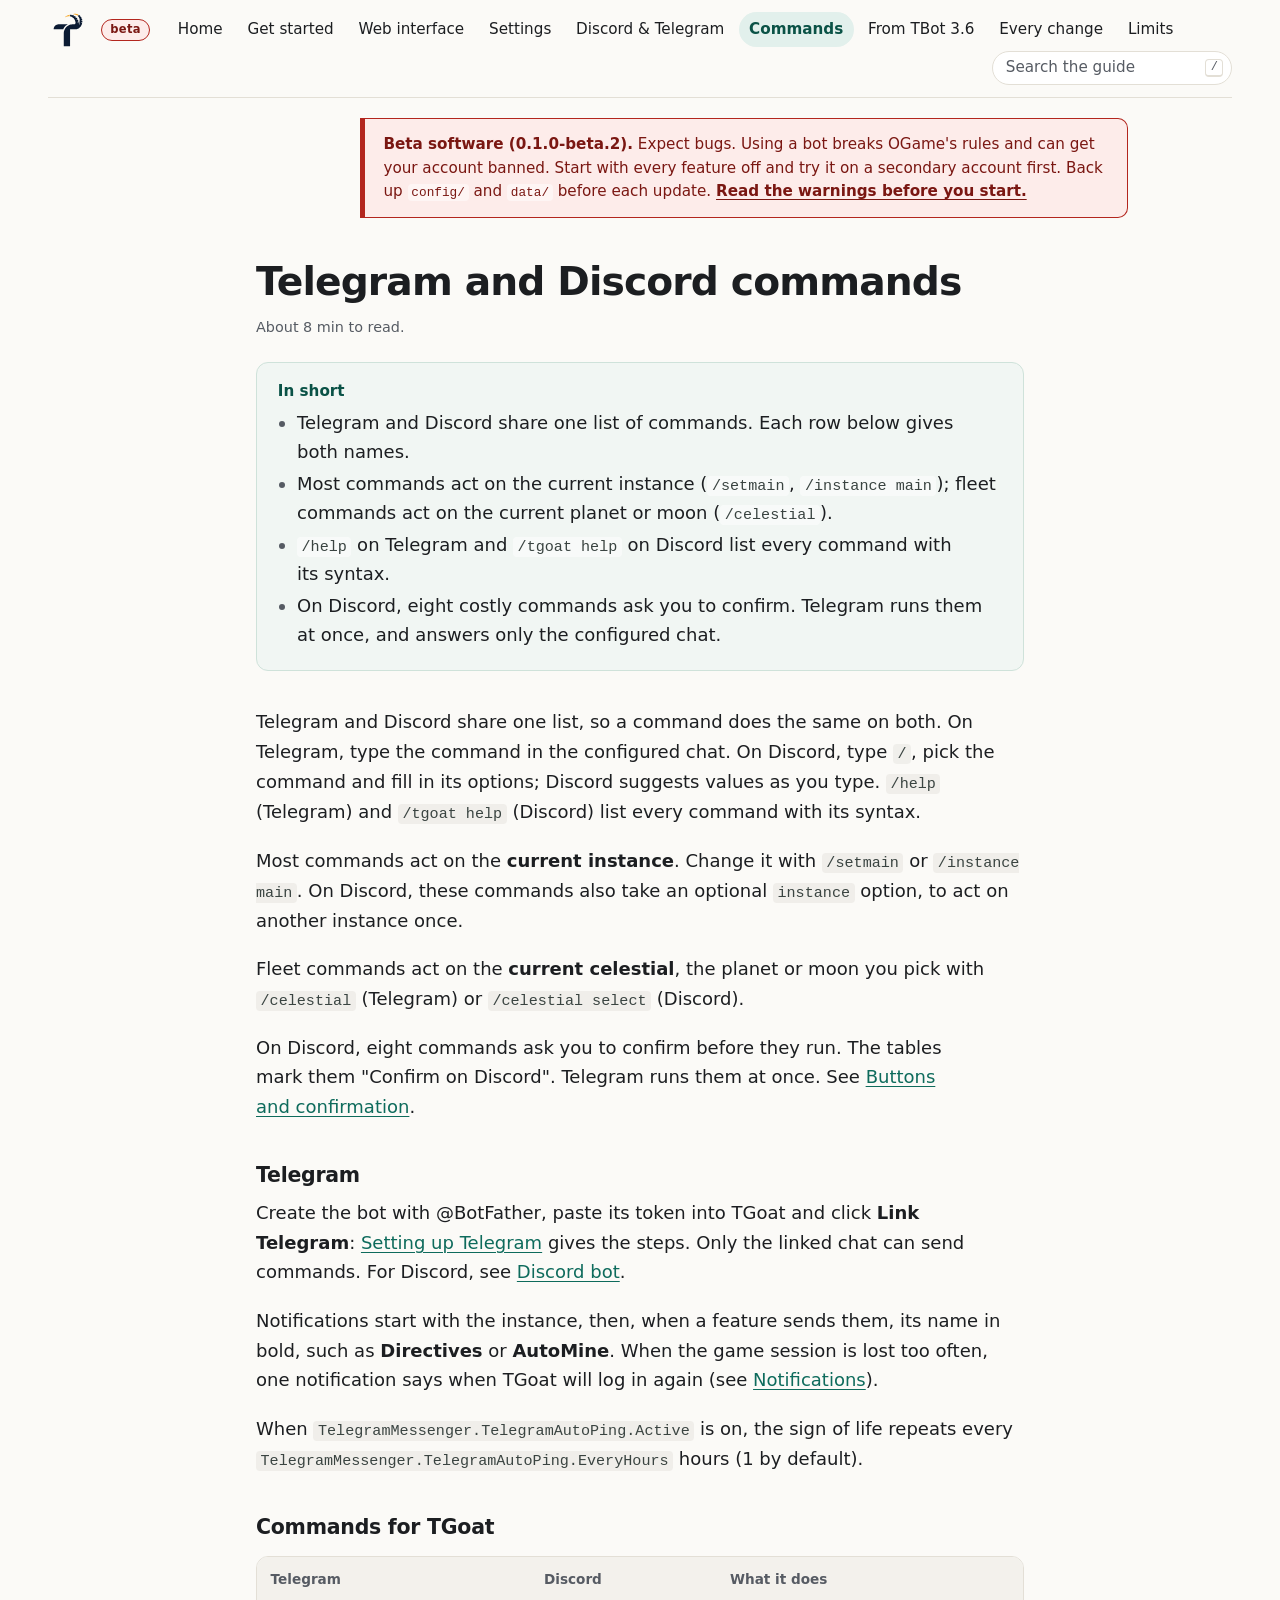
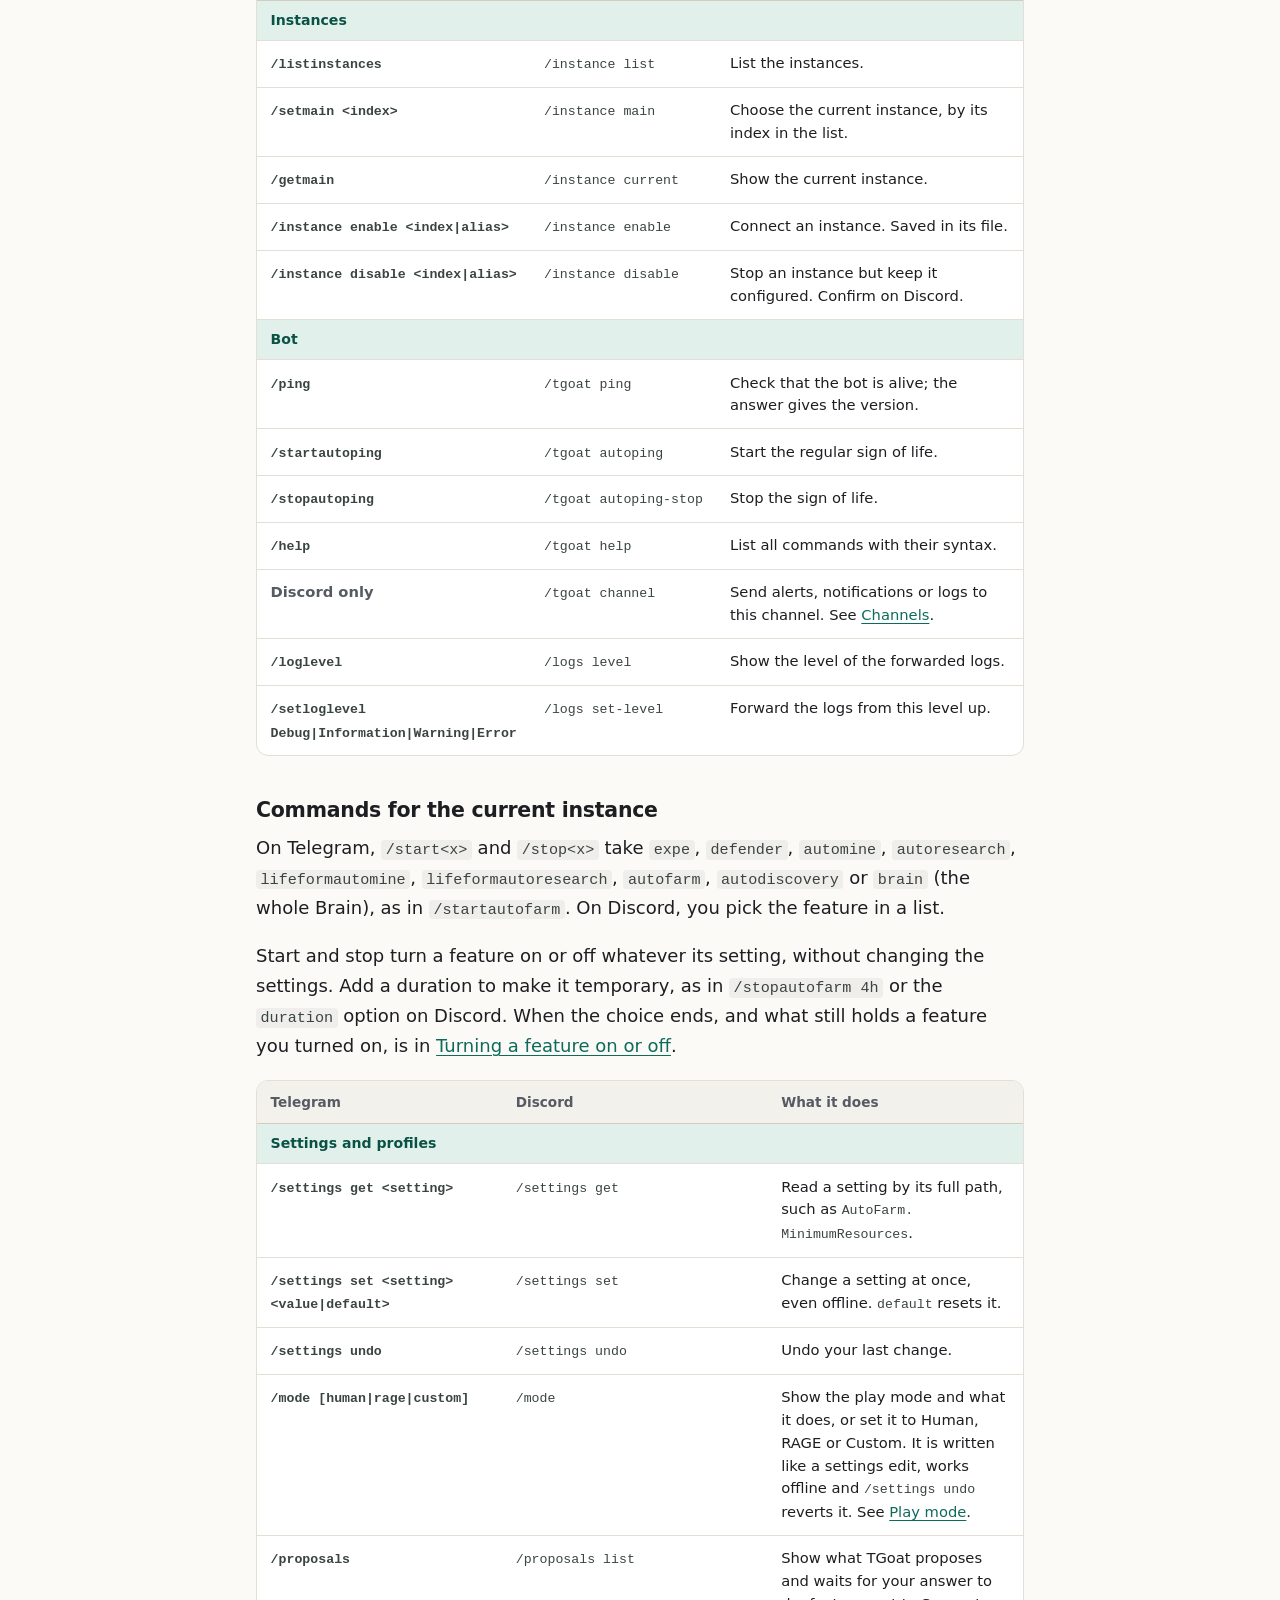
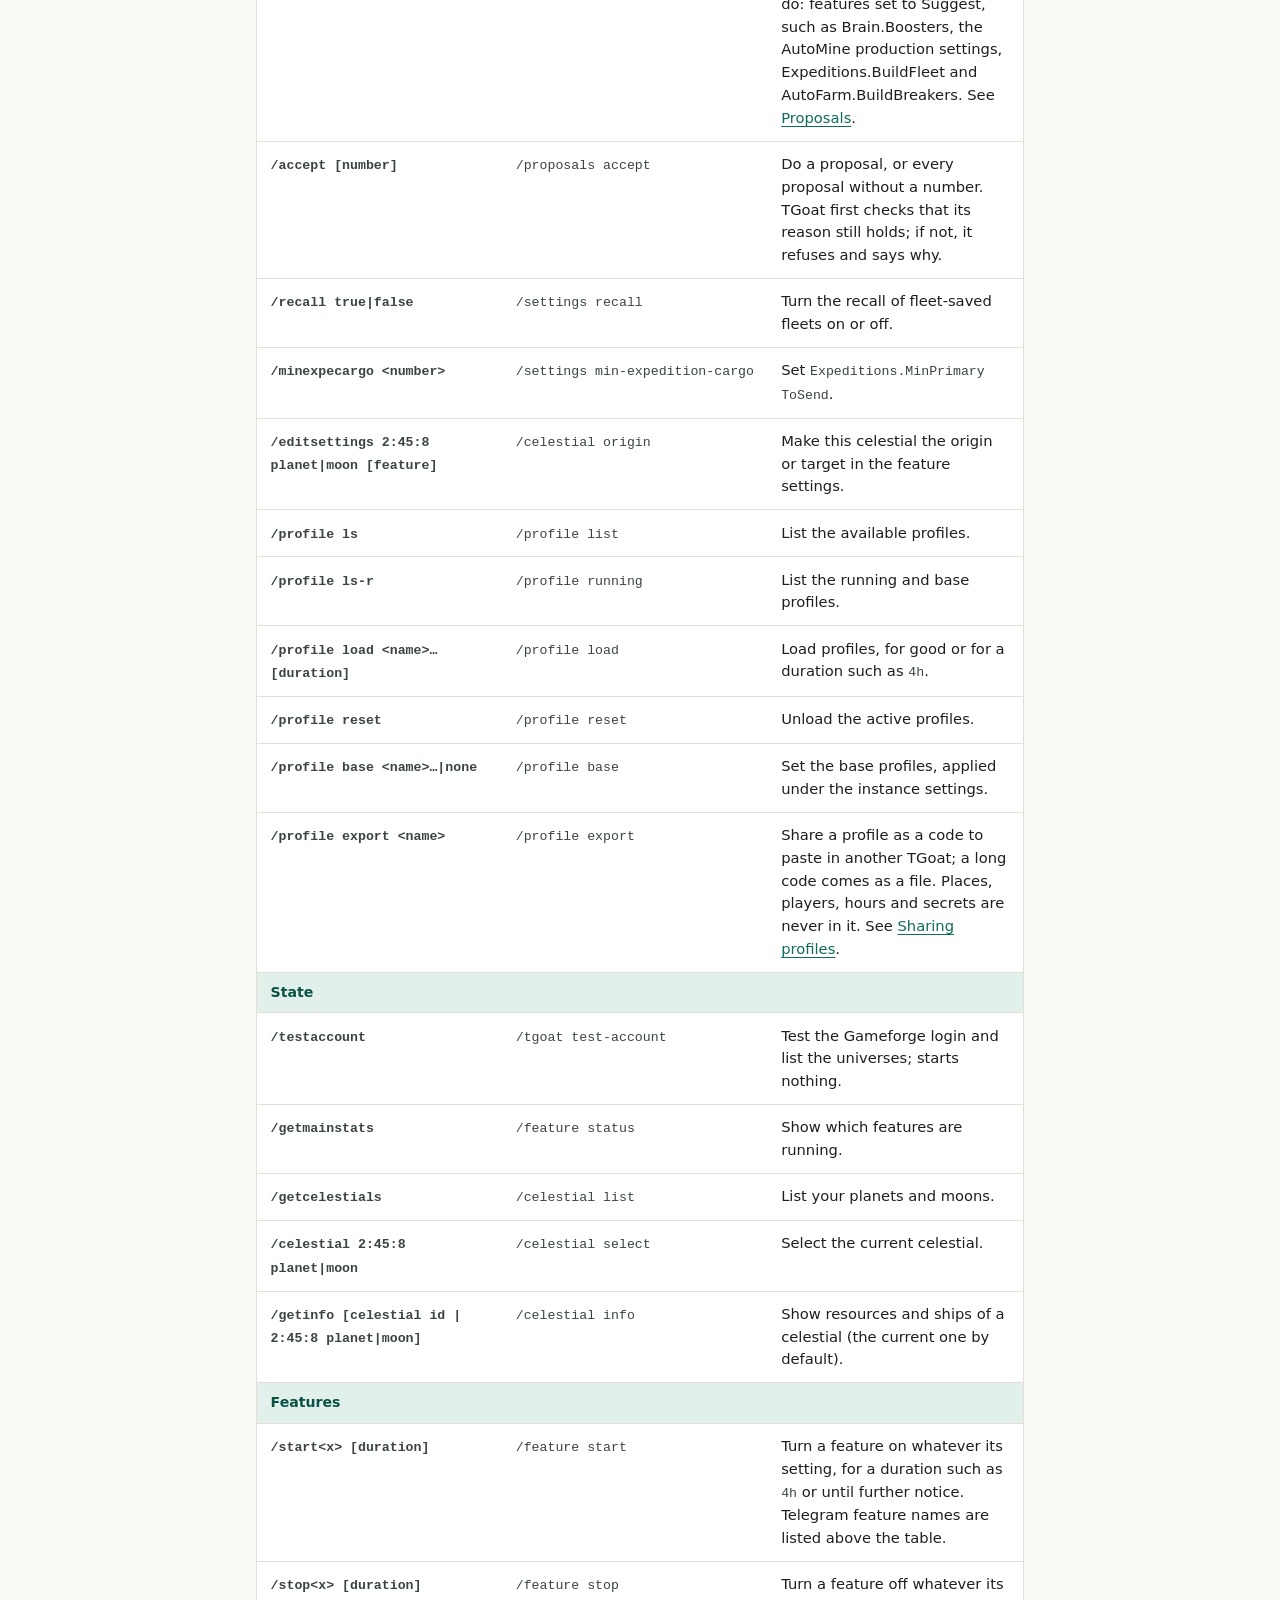
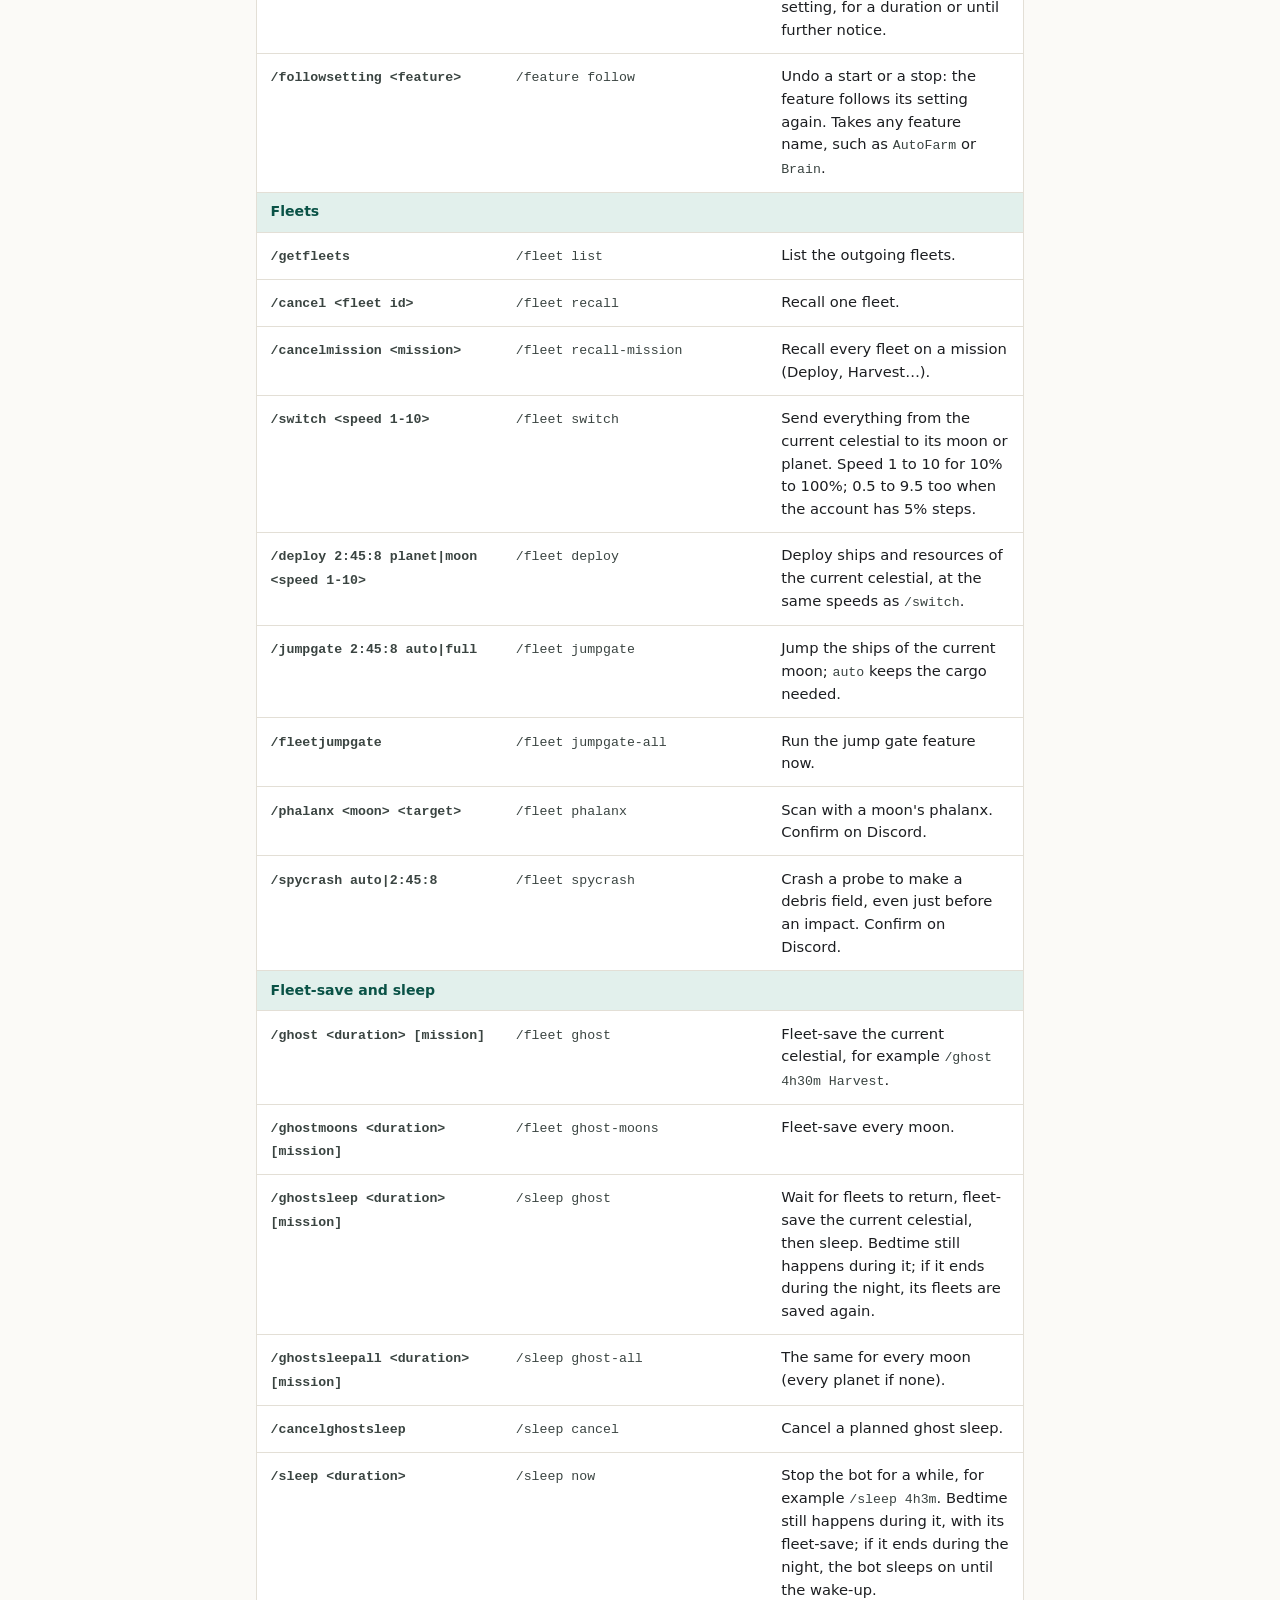
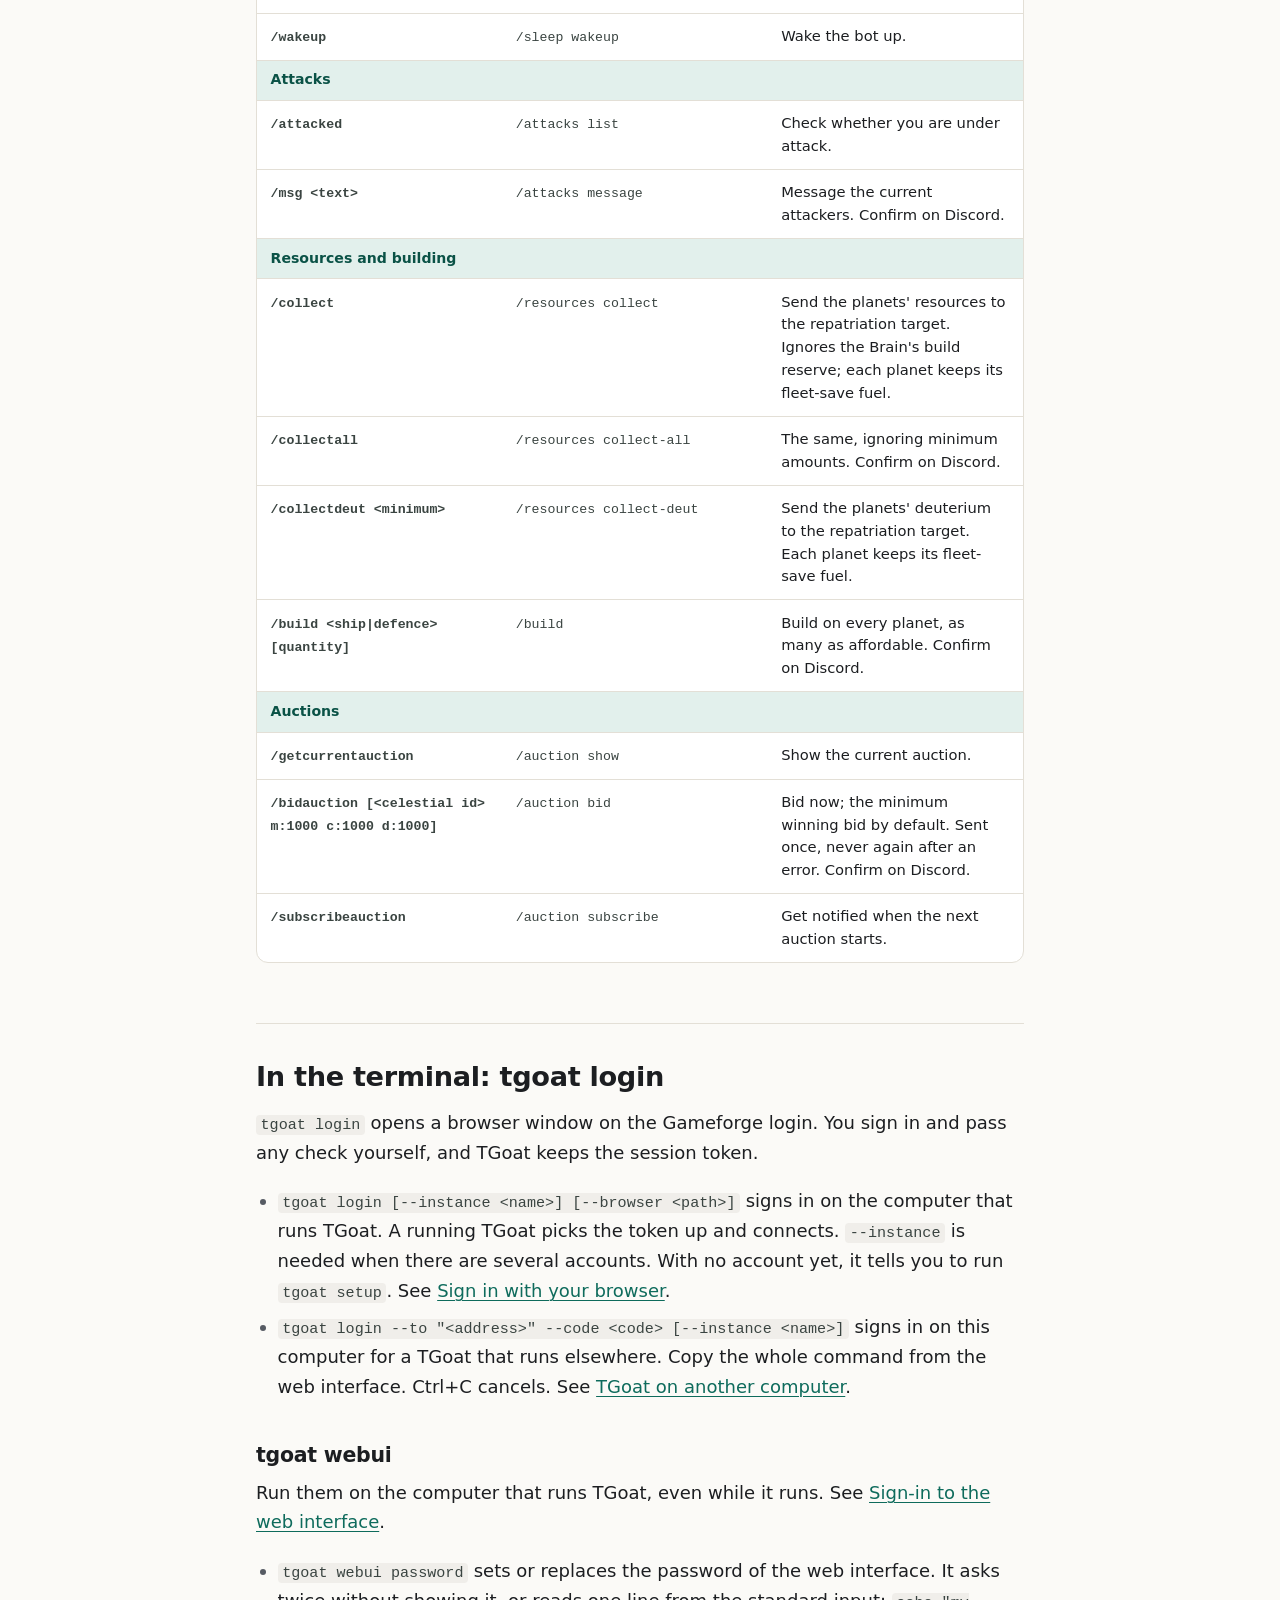
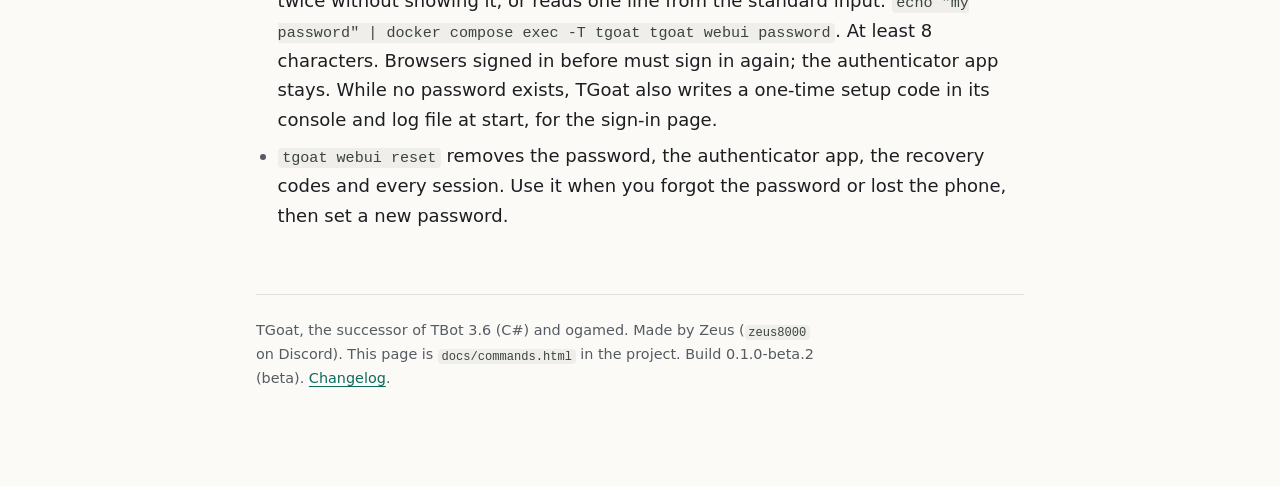
<file: docs/commands.html>
<!doctype html>
<html lang="en">
<head>
<meta charset="utf-8">
<meta name="viewport" content="width=device-width, initial-scale=1">
<meta name="color-scheme" content="light dark">
<title>Commands · TGoat</title>
<link rel="icon" href="assets/favicon.ico" sizes="any">
<link rel="icon" href="assets/favicon.svg" type="image/svg+xml">
<link rel="apple-touch-icon" href="assets/apple-touch-icon.png">
<link rel="stylesheet" href="assets/guide.css">
<script src="assets/search-index.js" defer></script>
<script src="assets/search.js" defer></script>
<script src="assets/reading.js" defer></script>
</head>
<body>
<a class="skip" href="#main">Skip to content</a>

<div class="site-top">
  <nav class="site-nav" aria-label="Guide">
    <a class="brand" href="index.html" title="TGoat"><img class="brand-mark" src="assets/favicon.svg" width="40" height="40" alt="TGoat"> <span class="alpha-badge">beta</span></a>
    <ul>
      <li><a href="index.html">Home</a></li>
      <li><a href="start.html">Get started</a></li>
      <li><a href="interface.html">Web interface</a></li>
      <li><a href="settings.html">Settings</a></li>
      <li><a href="discord.html">Discord &amp; Telegram</a></li>
      <li><a href="commands.html" aria-current="page">Commands</a></li>
      <li><a href="from-tbot.html">From TBot 3.6</a></li>
      <li><a href="changes.html">Every change</a></li>
      <li><a href="limits.html">Limits</a></li>
    </ul>
  </nav>
  <aside class="alpha-banner" role="note" aria-label="Alpha warning">
    <p><strong>Beta software (0.1.0-beta.2).</strong> Expect bugs. Using a bot breaks OGame's rules and can get your account banned. Start with every feature off and try it on a secondary account first. Back up <code>config/</code> and <code>data/</code> before each update. <a href="start.html#alpha">Read the warnings before you start.</a></p>
  </aside>
</div>

<div class="layout no-toc">
<main id="main">

<h1 class="sr-only">Commands</h1>

<section aria-labelledby="commands">
<h2 id="commands">Telegram and Discord commands</h2>
<aside class="in-short" aria-label="In short">
<ul>
  <li>Telegram and Discord share one list of commands. Each row below gives both names.</li>
  <li>Most commands act on the current instance (<code>/setmain</code>, <code>/instance main</code>); fleet commands act on the current planet or moon (<code>/celestial</code>).</li>
  <li><code>/help</code> on Telegram and <code>/tgoat help</code> on Discord list every command with its syntax.</li>
  <li>On Discord, eight costly commands ask you to confirm. Telegram runs them at once, and answers only the configured chat.</li>
</ul>
</aside>
<p>Telegram and Discord share one list, so a command does the same on both. On Telegram, type the command in the configured chat. On Discord, type <code>/</code>, pick the command and fill in its options; Discord suggests values as you type. <code>/help</code> (Telegram) and <code>/tgoat help</code> (Discord) list every command with its syntax.</p>
<p>Most commands act on the <strong>current instance</strong>. Change it with <code>/setmain</code> or <code>/instance main</code>. On Discord, these commands also take an optional <code>instance</code> option, to act on another instance once.</p>
<p>Fleet commands act on the <strong>current celestial</strong>, the planet or moon you pick with <code>/celestial</code> (Telegram) or <code>/celestial select</code> (Discord).</p>
<p>On Discord, eight commands ask you to confirm before they run. The tables mark them "Confirm on Discord". Telegram runs them at once. See <a href="discord.html#discord-confirm">Buttons and confirmation</a>.</p>

<h3 id="telegram">Telegram</h3>
<p>Create the bot with @BotFather, paste its token into TGoat and click <strong>Link Telegram</strong>: <a href="discord.html#telegram-setup">Setting up Telegram</a> gives the steps. Only the linked chat can send commands. For Discord, see <a href="discord.html#discord">Discord bot</a>.</p>
<p>Notifications start with the instance, then, when a feature sends them, its name in bold, such as <strong>Directives</strong> or <strong>AutoMine</strong>. When the game session is lost too often, one notification says when TGoat will log in again (see <a href="discord.html#discord-notes">Notifications</a>).</p>
<p>When <code>TelegramMessenger.TelegramAutoPing.Active</code> is on, the sign of life repeats every <code>TelegramMessenger.TelegramAutoPing.EveryHours</code> hours (1 by default).</p>

<h3 id="cmd-tgoat">Commands for TGoat</h3>
<div class="table-wrap" role="region" aria-label="Commands for TGoat" tabindex="0">
<table class="cmds">
  <caption class="sr-only">Commands for TGoat as a whole, on Telegram and on Discord</caption>
  <thead><tr><th scope="col">Telegram</th><th scope="col">Discord</th><th scope="col">What it does</th></tr></thead>
  <tbody>
    <tr class="sub"><th colspan="3" scope="colgroup">Instances</th></tr>
    <tr><th scope="row"><code>/listinstances</code></th><td><code>/instance list</code></td><td>List the instances.</td></tr>
    <tr><th scope="row"><code>/setmain &lt;index&gt;</code></th><td><code>/instance main</code></td><td>Choose the current instance, by its index in the list.</td></tr>
    <tr><th scope="row"><code>/getmain</code></th><td><code>/instance current</code></td><td>Show the current instance.</td></tr>
    <tr><th scope="row"><code>/instance enable &lt;index|alias&gt;</code></th><td><code>/instance enable</code></td><td>Connect an instance. Saved in its file.</td></tr>
    <tr><th scope="row"><code>/instance disable &lt;index|alias&gt;</code></th><td><code>/instance disable</code></td><td>Stop an instance but keep it configured. Confirm on Discord.</td></tr>
    <tr class="sub"><th colspan="3" scope="colgroup">Bot</th></tr>
    <tr><th scope="row"><code>/ping</code></th><td><code>/tgoat ping</code></td><td>Check that the bot is alive; the answer gives the version.</td></tr>
    <tr><th scope="row"><code>/startautoping</code></th><td><code>/tgoat autoping</code></td><td>Start the regular sign of life.</td></tr>
    <tr><th scope="row"><code>/stopautoping</code></th><td><code>/tgoat autoping-stop</code></td><td>Stop the sign of life.</td></tr>
    <tr><th scope="row"><code>/help</code></th><td><code>/tgoat help</code></td><td>List all commands with their syntax.</td></tr>
    <tr><th scope="row"><span class="muted">Discord only</span></th><td><code>/tgoat channel</code></td><td>Send alerts, notifications or logs to this channel. See <a href="discord.html#discord-channels">Channels</a>.</td></tr>
    <tr><th scope="row"><code>/loglevel</code></th><td><code>/logs level</code></td><td>Show the level of the forwarded logs.</td></tr>
    <tr><th scope="row"><code>/setloglevel Debug|Information|Warning|Error</code></th><td><code>/logs set-level</code></td><td>Forward the logs from this level up.</td></tr>
  </tbody>
</table>
</div>

<h3 id="cmd-instance">Commands for the current instance</h3>
<p>On Telegram, <code>/start&lt;x&gt;</code> and <code>/stop&lt;x&gt;</code> take <code>expe</code>, <code>defender</code>, <code>automine</code>, <code>autoresearch</code>, <code>lifeformautomine</code>, <code>lifeformautoresearch</code>, <code>autofarm</code>, <code>autodiscovery</code> or <code>brain</code> (the whole Brain), as in <code>/startautofarm</code>. On Discord, you pick the feature in a list.</p>
<p>Start and stop turn a feature on or off whatever its setting, without changing the settings. Add a duration to make it temporary, as in <code>/stopautofarm 4h</code> or the <code>duration</code> option on Discord. When the choice ends, and what still holds a feature you turned on, is in <a href="interface.html#feature-switch">Turning a feature on or off</a>.</p>
<div class="table-wrap" role="region" aria-label="Commands for the instance" tabindex="0">
<table class="cmds">
  <caption class="sr-only">Commands for the current instance, on Telegram and on Discord</caption>
  <thead><tr><th scope="col">Telegram</th><th scope="col">Discord</th><th scope="col">What it does</th></tr></thead>
  <tbody>
    <tr class="sub"><th colspan="3" scope="colgroup">Settings and profiles</th></tr>
    <tr><th scope="row"><code>/settings get &lt;setting&gt;</code></th><td><code>/settings get</code></td><td>Read a setting by its full path, such as <code>AutoFarm.MinimumResources</code>.</td></tr>
    <tr><th scope="row"><code>/settings set &lt;setting&gt; &lt;value|default&gt;</code></th><td><code>/settings set</code></td><td>Change a setting at once, even offline. <code>default</code> resets it.</td></tr>
    <tr><th scope="row"><code>/settings undo</code></th><td><code>/settings undo</code></td><td>Undo your last change.</td></tr>
    <tr><th scope="row"><code>/mode [human|rage|custom]</code></th><td><code>/mode</code></td><td>Show the play mode and what it does, or set it to Human, RAGE or Custom. It is written like a settings edit, works offline and <code>/settings undo</code> reverts it. See <a href="interface.html#ui-mode">Play mode</a>.</td></tr>
    <tr><th scope="row"><code>/proposals</code></th><td><code>/proposals list</code></td><td>Show what TGoat proposes and waits for your answer to do: features set to Suggest, such as Brain.Boosters, the AutoMine production settings, Expeditions.BuildFleet and AutoFarm.BuildBreakers. See <a href="interface.html#ui-proposals">Proposals</a>.</td></tr>
    <tr><th scope="row"><code>/accept [number]</code></th><td><code>/proposals accept</code></td><td>Do a proposal, or every proposal without a number. TGoat first checks that its reason still holds; if not, it refuses and says why.</td></tr>
    <tr><th scope="row"><code>/recall true|false</code></th><td><code>/settings recall</code></td><td>Turn the recall of fleet-saved fleets on or off.</td></tr>
    <tr><th scope="row"><code>/minexpecargo &lt;number&gt;</code></th><td><code>/settings min-expedition-cargo</code></td><td>Set <code>Expeditions.MinPrimaryToSend</code>.</td></tr>
    <tr><th scope="row"><code>/editsettings 2:45:8 planet|moon [feature]</code></th><td><code>/celestial origin</code></td><td>Make this celestial the origin or target in the feature settings.</td></tr>
    <tr><th scope="row"><code>/profile ls</code></th><td><code>/profile list</code></td><td>List the available profiles.</td></tr>
    <tr><th scope="row"><code>/profile ls-r</code></th><td><code>/profile running</code></td><td>List the running and base profiles.</td></tr>
    <tr><th scope="row"><code>/profile load &lt;name&gt;… [duration]</code></th><td><code>/profile load</code></td><td>Load profiles, for good or for a duration such as <code>4h</code>.</td></tr>
    <tr><th scope="row"><code>/profile reset</code></th><td><code>/profile reset</code></td><td>Unload the active profiles.</td></tr>
    <tr><th scope="row"><code>/profile base &lt;name&gt;…|none</code></th><td><code>/profile base</code></td><td>Set the base profiles, applied under the instance settings.</td></tr>
    <tr><th scope="row"><code>/profile export &lt;name&gt;</code></th><td><code>/profile export</code></td><td>Share a profile as a code to paste in another TGoat; a long code comes as a file. Places, players, hours and secrets are never in it. See <a href="settings.html#sharing-profiles">Sharing profiles</a>.</td></tr>
    <tr class="sub"><th colspan="3" scope="colgroup">State</th></tr>
    <tr><th scope="row"><code>/testaccount</code></th><td><code>/tgoat test-account</code></td><td>Test the Gameforge login and list the universes; starts nothing.</td></tr>
    <tr><th scope="row"><code>/getmainstats</code></th><td><code>/feature status</code></td><td>Show which features are running.</td></tr>
    <tr><th scope="row"><code>/getcelestials</code></th><td><code>/celestial list</code></td><td>List your planets and moons.</td></tr>
    <tr><th scope="row"><code>/celestial 2:45:8 planet|moon</code></th><td><code>/celestial select</code></td><td>Select the current celestial.</td></tr>
    <tr><th scope="row"><code>/getinfo [celestial id | 2:45:8 planet|moon]</code></th><td><code>/celestial info</code></td><td>Show resources and ships of a celestial (the current one by default).</td></tr>
    <tr class="sub"><th colspan="3" scope="colgroup">Features</th></tr>
    <tr><th scope="row"><code>/start&lt;x&gt; [duration]</code></th><td><code>/feature start</code></td><td>Turn a feature on whatever its setting, for a duration such as <code>4h</code> or until further notice. Telegram feature names are listed above the table.</td></tr>
    <tr><th scope="row"><code>/stop&lt;x&gt; [duration]</code></th><td><code>/feature stop</code></td><td>Turn a feature off whatever its setting, for a duration or until further notice.</td></tr>
    <tr><th scope="row"><code>/followsetting &lt;feature&gt;</code></th><td><code>/feature follow</code></td><td>Undo a start or a stop: the feature follows its setting again. Takes any feature name, such as <code>AutoFarm</code> or <code>Brain</code>.</td></tr>
    <tr class="sub"><th colspan="3" scope="colgroup">Fleets</th></tr>
    <tr><th scope="row"><code>/getfleets</code></th><td><code>/fleet list</code></td><td>List the outgoing fleets.</td></tr>
    <tr><th scope="row"><code>/cancel &lt;fleet id&gt;</code></th><td><code>/fleet recall</code></td><td>Recall one fleet.</td></tr>
    <tr><th scope="row"><code>/cancelmission &lt;mission&gt;</code></th><td><code>/fleet recall-mission</code></td><td>Recall every fleet on a mission (Deploy, Harvest…).</td></tr>
    <tr><th scope="row"><code>/switch &lt;speed 1-10&gt;</code></th><td><code>/fleet switch</code></td><td>Send everything from the current celestial to its moon or planet. Speed 1 to 10 for 10% to 100%; 0.5 to 9.5 too when the account has 5% steps.</td></tr>
    <tr><th scope="row"><code>/deploy 2:45:8 planet|moon &lt;speed 1-10&gt;</code></th><td><code>/fleet deploy</code></td><td>Deploy ships and resources of the current celestial, at the same speeds as <code>/switch</code>.</td></tr>
    <tr><th scope="row"><code>/jumpgate 2:45:8 auto|full</code></th><td><code>/fleet jumpgate</code></td><td>Jump the ships of the current moon; <code>auto</code> keeps the cargo needed.</td></tr>
    <tr><th scope="row"><code>/fleetjumpgate</code></th><td><code>/fleet jumpgate-all</code></td><td>Run the jump gate feature now.</td></tr>
    <tr><th scope="row"><code>/phalanx &lt;moon&gt; &lt;target&gt;</code></th><td><code>/fleet phalanx</code></td><td>Scan with a moon's phalanx. Confirm on Discord.</td></tr>
    <tr><th scope="row"><code>/spycrash auto|2:45:8</code></th><td><code>/fleet spycrash</code></td><td>Crash a probe to make a debris field, even just before an impact. Confirm on Discord.</td></tr>
    <tr class="sub"><th colspan="3" scope="colgroup">Fleet-save and sleep</th></tr>
    <tr><th scope="row"><code>/ghost &lt;duration&gt; [mission]</code></th><td><code>/fleet ghost</code></td><td>Fleet-save the current celestial, for example <code>/ghost 4h30m Harvest</code>.</td></tr>
    <tr><th scope="row"><code>/ghostmoons &lt;duration&gt; [mission]</code></th><td><code>/fleet ghost-moons</code></td><td>Fleet-save every moon.</td></tr>
    <tr><th scope="row"><code>/ghostsleep &lt;duration&gt; [mission]</code></th><td><code>/sleep ghost</code></td><td>Wait for fleets to return, fleet-save the current celestial, then sleep. Bedtime still happens during it; if it ends during the night, its fleets are saved again.</td></tr>
    <tr><th scope="row"><code>/ghostsleepall &lt;duration&gt; [mission]</code></th><td><code>/sleep ghost-all</code></td><td>The same for every moon (every planet if none).</td></tr>
    <tr><th scope="row"><code>/cancelghostsleep</code></th><td><code>/sleep cancel</code></td><td>Cancel a planned ghost sleep.</td></tr>
    <tr><th scope="row"><code>/sleep &lt;duration&gt;</code></th><td><code>/sleep now</code></td><td>Stop the bot for a while, for example <code>/sleep 4h3m</code>. Bedtime still happens during it, with its fleet-save; if it ends during the night, the bot sleeps on until the wake-up.</td></tr>
    <tr><th scope="row"><code>/wakeup</code></th><td><code>/sleep wakeup</code></td><td>Wake the bot up.</td></tr>
    <tr class="sub"><th colspan="3" scope="colgroup">Attacks</th></tr>
    <tr><th scope="row"><code>/attacked</code></th><td><code>/attacks list</code></td><td>Check whether you are under attack.</td></tr>
    <tr><th scope="row"><code>/msg &lt;text&gt;</code></th><td><code>/attacks message</code></td><td>Message the current attackers. Confirm on Discord.</td></tr>
    <tr class="sub"><th colspan="3" scope="colgroup">Resources and building</th></tr>
    <tr><th scope="row"><code>/collect</code></th><td><code>/resources collect</code></td><td>Send the planets' resources to the repatriation target. Ignores the Brain's build reserve; each planet keeps its fleet-save fuel.</td></tr>
    <tr><th scope="row"><code>/collectall</code></th><td><code>/resources collect-all</code></td><td>The same, ignoring minimum amounts. Confirm on Discord.</td></tr>
    <tr><th scope="row"><code>/collectdeut &lt;minimum&gt;</code></th><td><code>/resources collect-deut</code></td><td>Send the planets' deuterium to the repatriation target. Each planet keeps its fleet-save fuel.</td></tr>
    <tr><th scope="row"><code>/build &lt;ship|defence&gt; [quantity]</code></th><td><code>/build</code></td><td>Build on every planet, as many as affordable. Confirm on Discord.</td></tr>
    <tr class="sub"><th colspan="3" scope="colgroup">Auctions</th></tr>
    <tr><th scope="row"><code>/getcurrentauction</code></th><td><code>/auction show</code></td><td>Show the current auction.</td></tr>
    <tr><th scope="row"><code>/bidauction [&lt;celestial id&gt; m:1000 c:1000 d:1000]</code></th><td><code>/auction bid</code></td><td>Bid now; the minimum winning bid by default. Sent once, never again after an error. Confirm on Discord.</td></tr>
    <tr><th scope="row"><code>/subscribeauction</code></th><td><code>/auction subscribe</code></td><td>Get notified when the next auction starts.</td></tr>
  </tbody>
</table>
</div>
</section>

<section aria-labelledby="terminal">
<h2 id="terminal">In the terminal: tgoat login</h2>
<p><code>tgoat login</code> opens a browser window on the Gameforge login. You sign in and pass any check yourself, and TGoat keeps the session token.</p>
<ul>
  <li><code>tgoat login [--instance &lt;name&gt;] [--browser &lt;path&gt;]</code> signs in on the computer that runs TGoat. A running TGoat picks the token up and connects. <code>--instance</code> is needed when there are several accounts. With no account yet, it tells you to run <code>tgoat setup</code>. See <a href="start.html#browser-login">Sign in with your browser</a>.</li>
  <li><code>tgoat login --to "&lt;address&gt;" --code &lt;code&gt; [--instance &lt;name&gt;]</code> signs in on this computer for a TGoat that runs elsewhere. Copy the whole command from the web interface. Ctrl+C cancels. See <a href="start.html#remote-login">TGoat on another computer</a>.</li>
</ul>
<h3 id="terminal-webui">tgoat webui</h3>
<p>Run them on the computer that runs TGoat, even while it runs. See <a href="start.html#webui-signin">Sign-in to the web interface</a>.</p>
<ul>
  <li><code>tgoat webui password</code> sets or replaces the password of the web interface. It asks twice without showing it, or reads one line from the standard input: <code>echo "my password" | docker compose exec -T tgoat tgoat webui password</code>. At least 8 characters. Browsers signed in before must sign in again; the authenticator app stays. While no password exists, TGoat also writes a one-time setup code in its console and log file at start, for the sign-in page.</li>
  <li><code>tgoat webui reset</code> removes the password, the authenticator app, the recovery codes and every session. Use it when you forgot the password or lost the phone, then set a new password.</li>
</ul>
</section>

<footer>
  <p>TGoat, the successor of TBot 3.6 (C#) and ogamed. Made by Zeus (<code>zeus8000</code> on Discord). This page is <code>docs/commands.html</code> in the project. Build 0.1.0-beta.2 (beta). <a href="https://github.com/ronnie32/tgoat/blob/main/CHANGELOG.md">Changelog</a>.</p>
</footer>

</main>
</div>

</body>
</html>
</file>
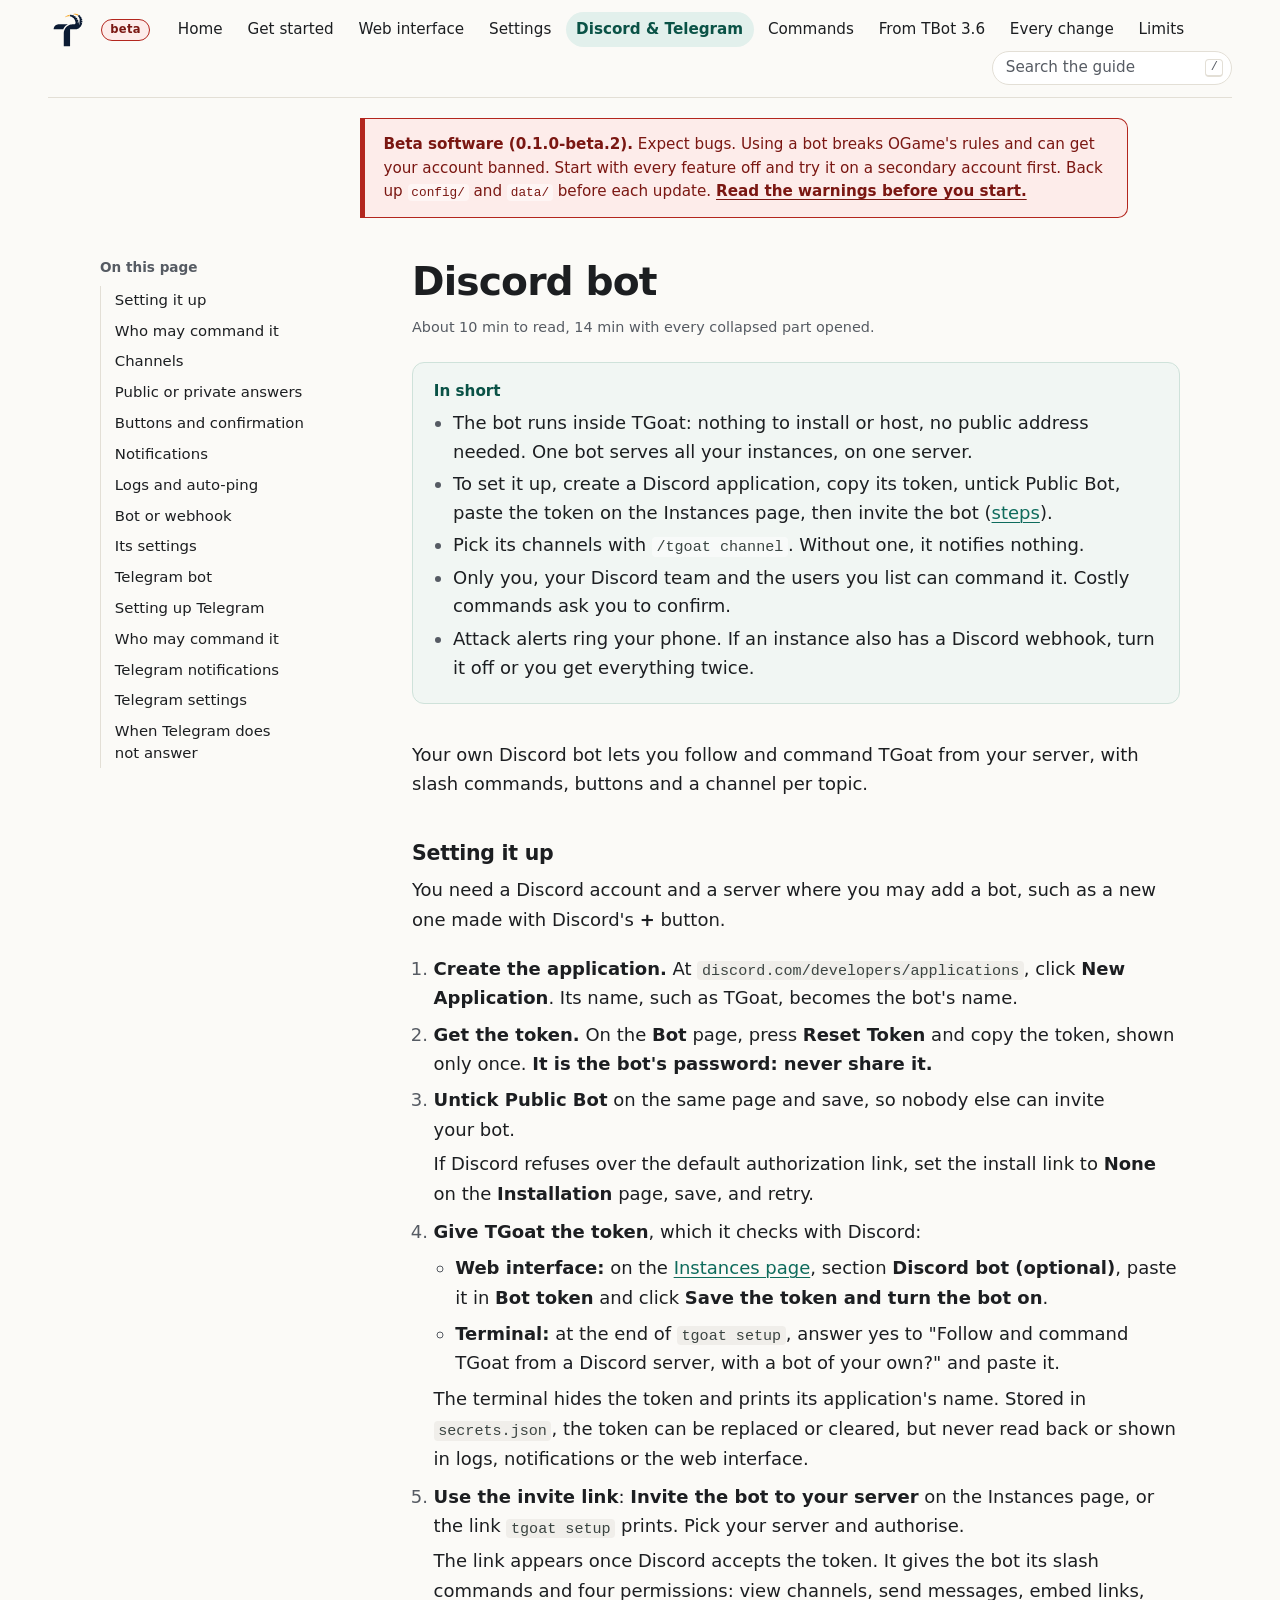
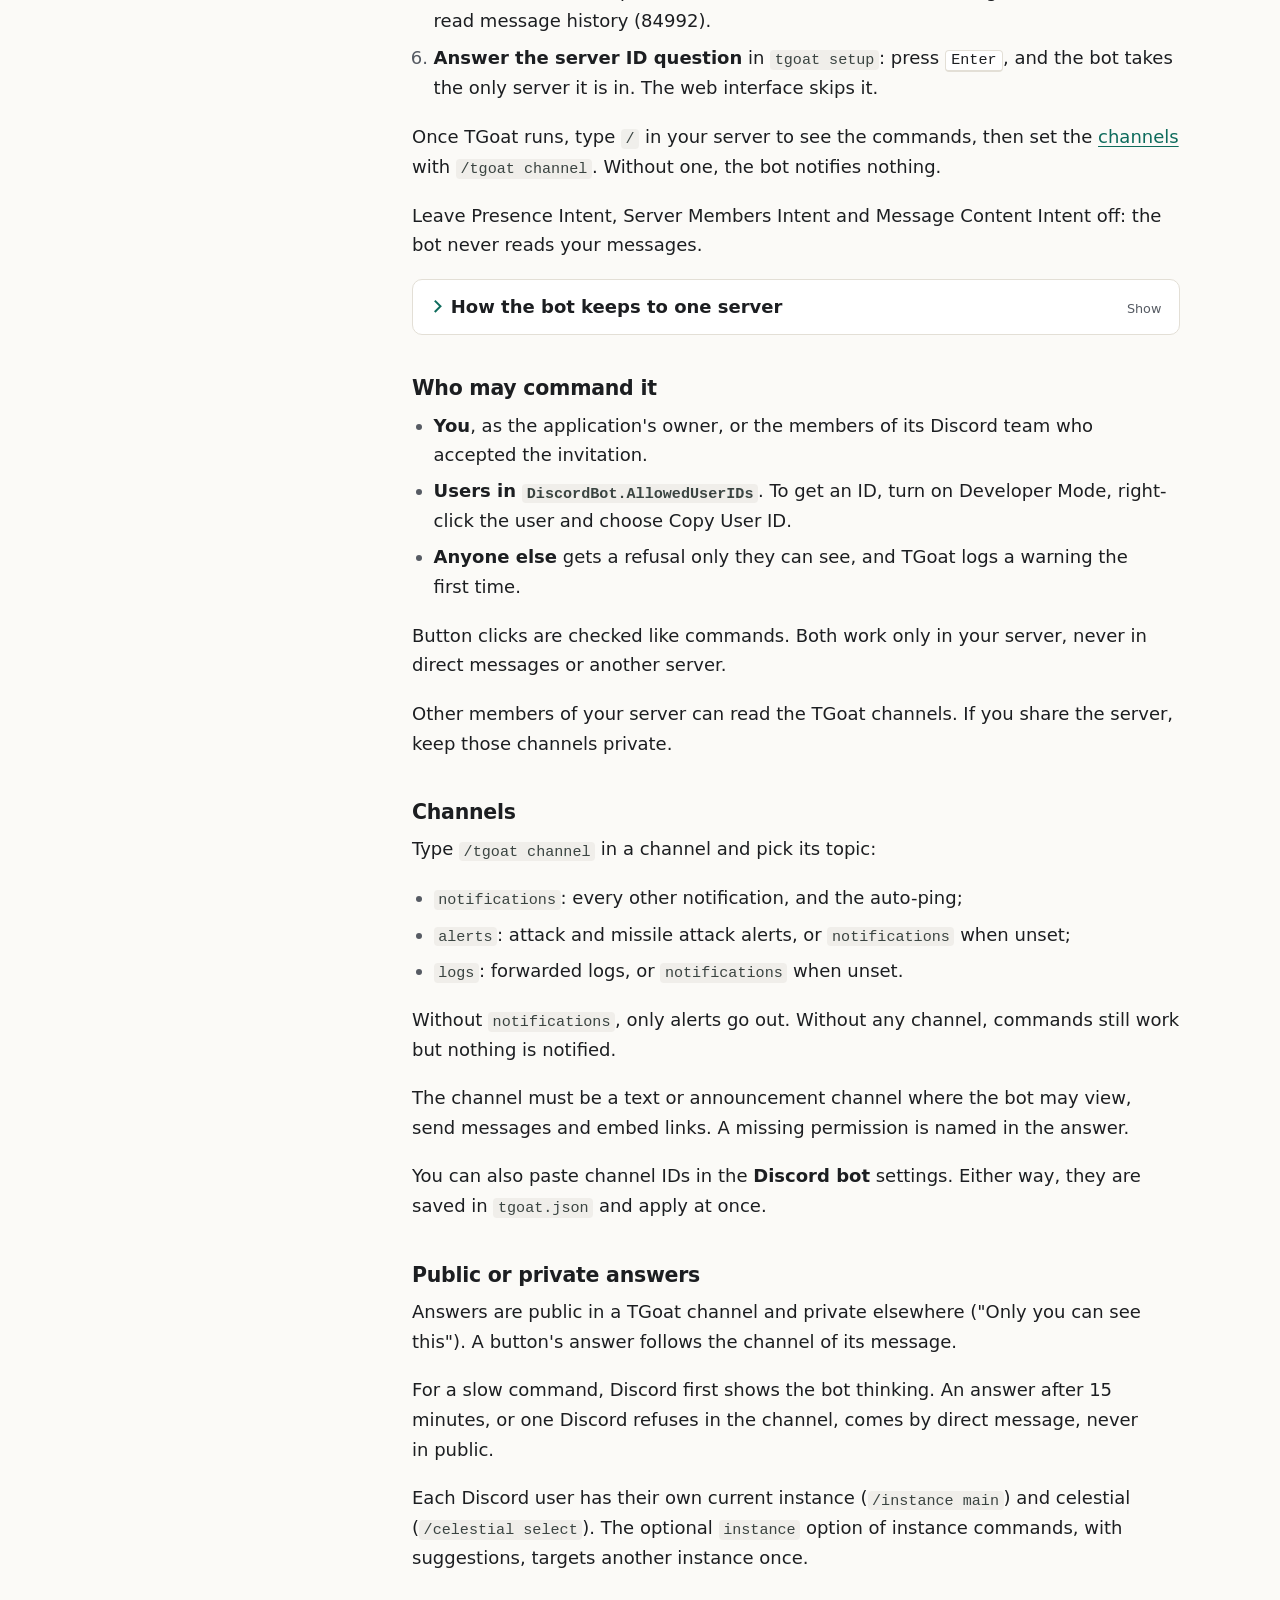
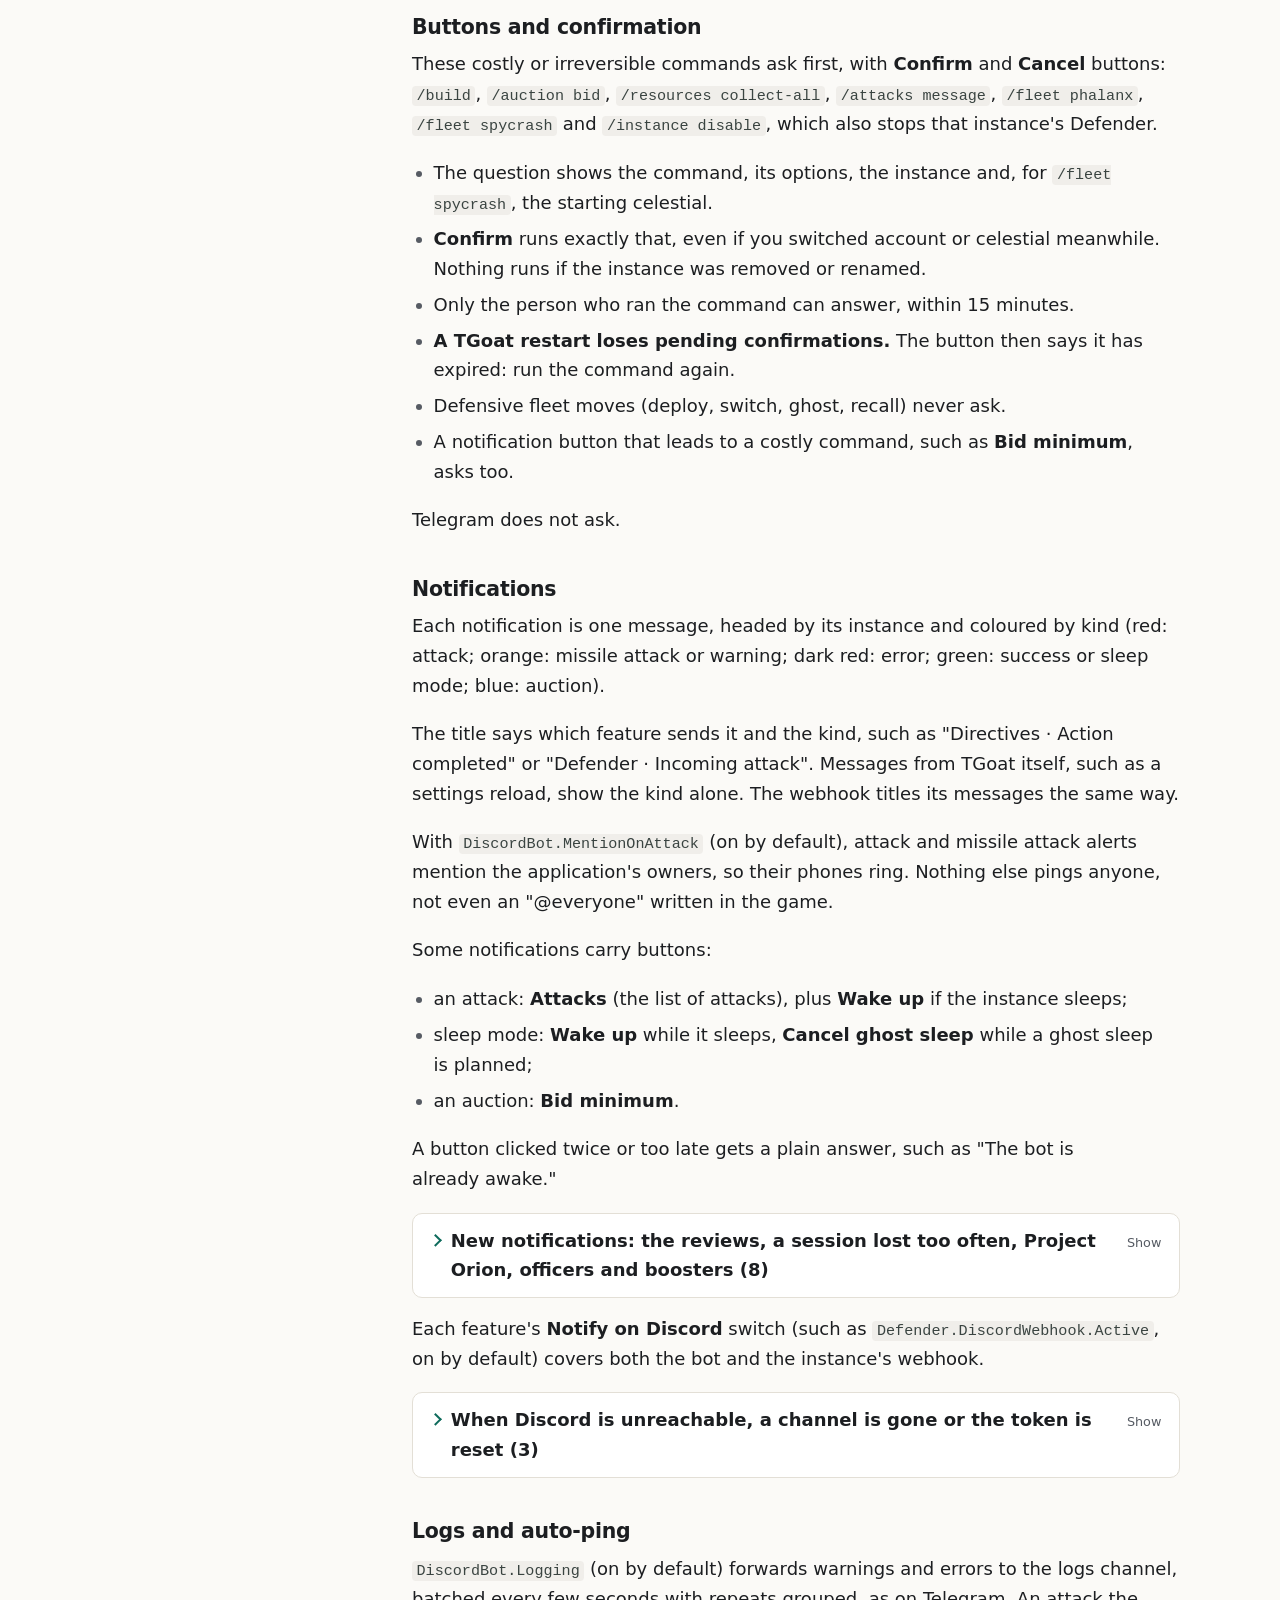
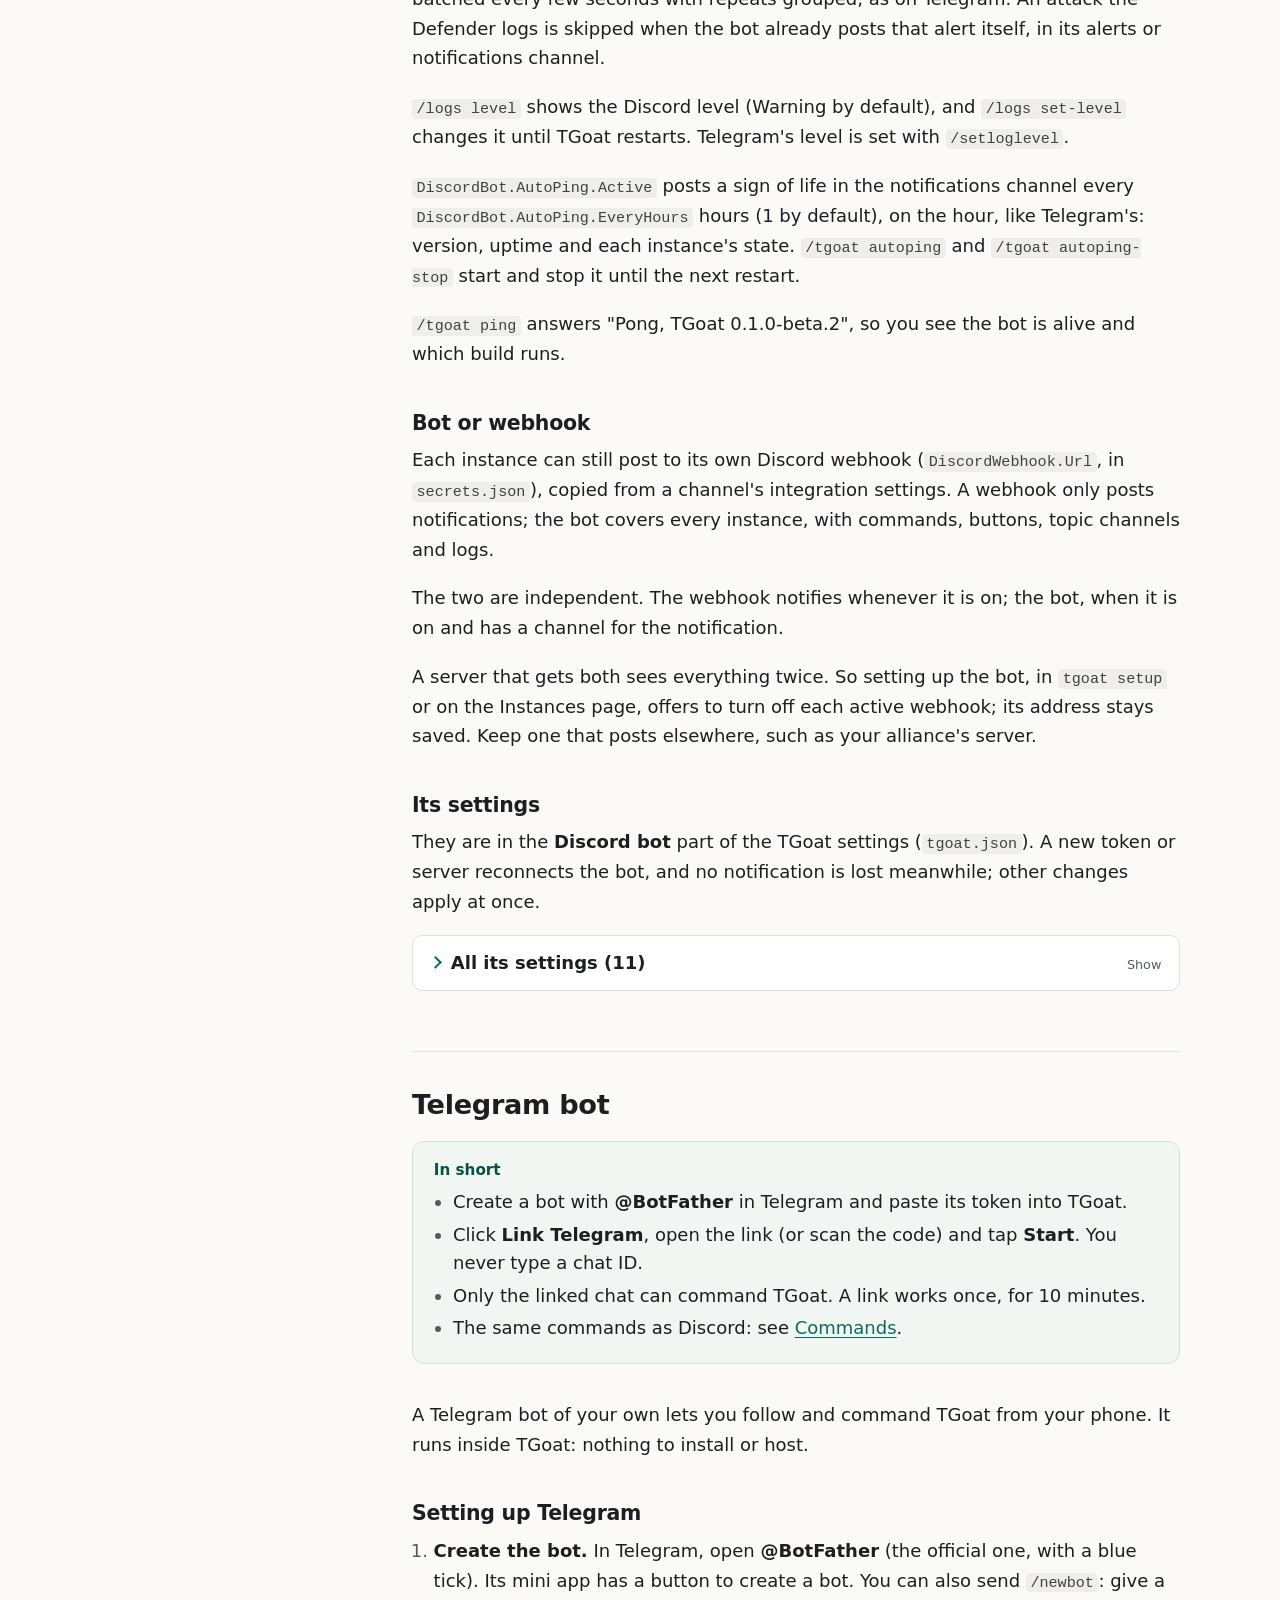
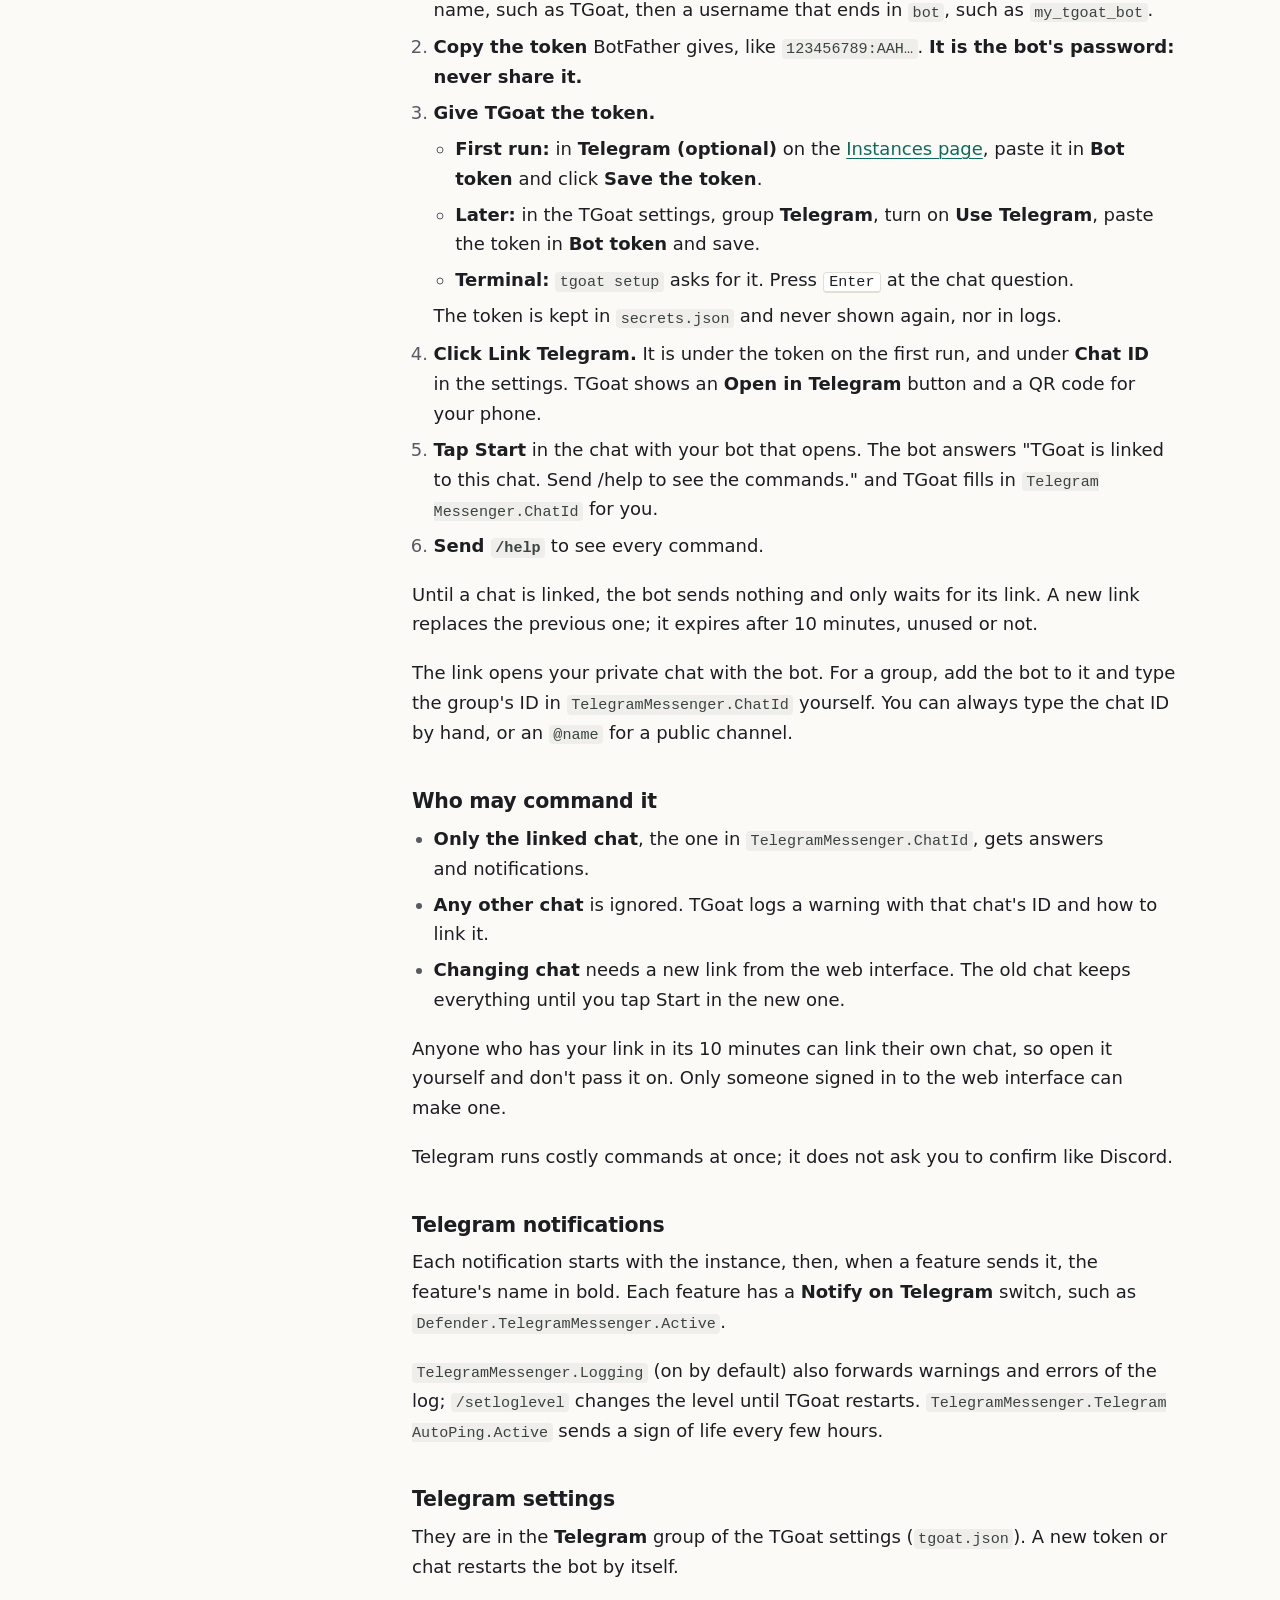
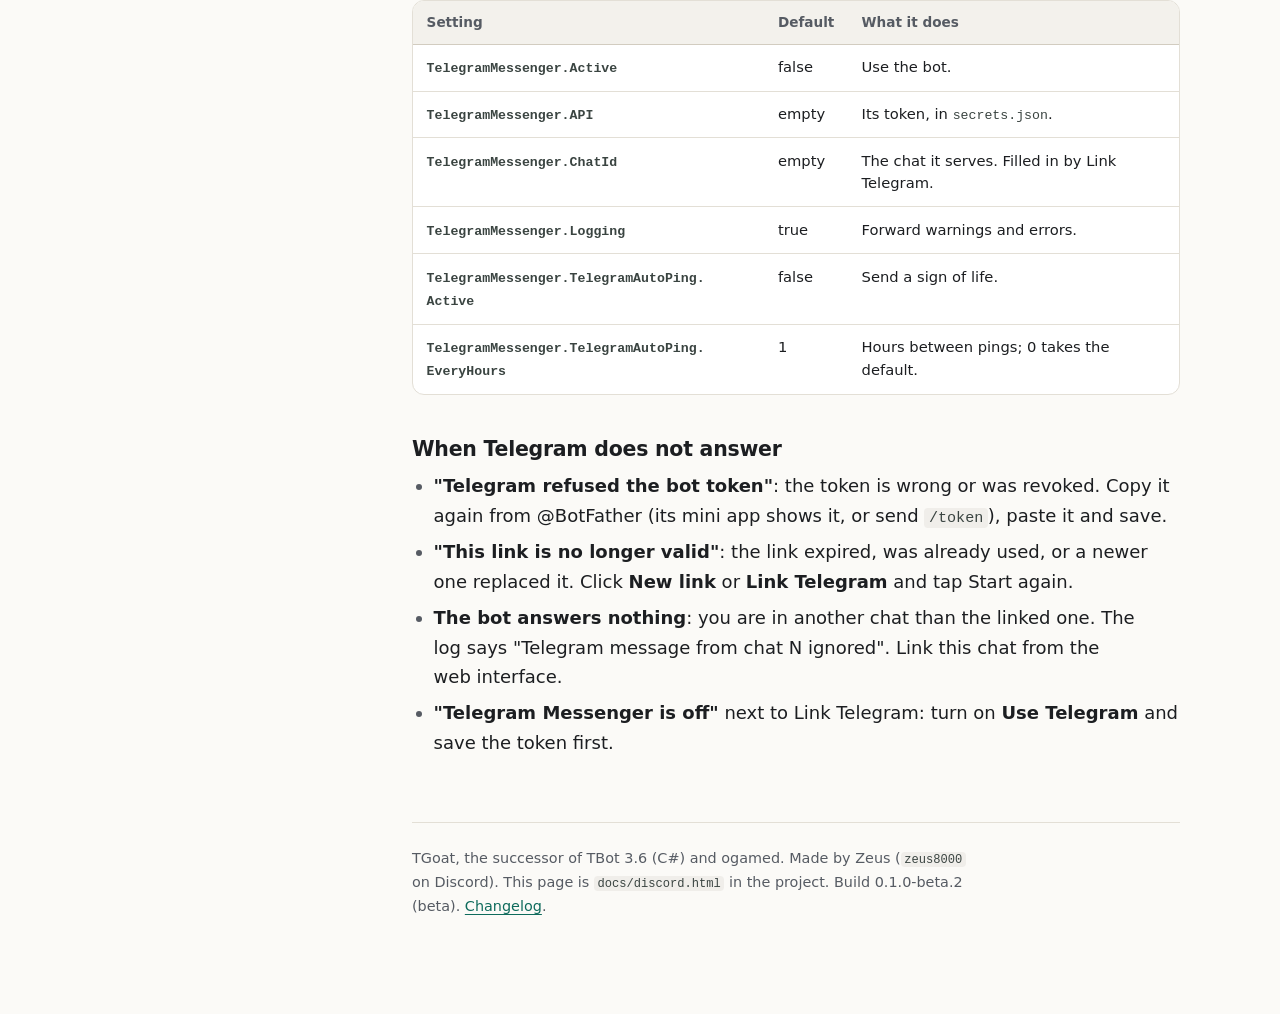
<file: docs/discord.html>
<!doctype html>
<html lang="en">
<head>
<meta charset="utf-8">
<meta name="viewport" content="width=device-width, initial-scale=1">
<meta name="color-scheme" content="light dark">
<title>Discord and Telegram · TGoat</title>
<link rel="icon" href="assets/favicon.ico" sizes="any">
<link rel="icon" href="assets/favicon.svg" type="image/svg+xml">
<link rel="apple-touch-icon" href="assets/apple-touch-icon.png">
<link rel="stylesheet" href="assets/guide.css">
<script src="assets/search-index.js" defer></script>
<script src="assets/search.js" defer></script>
<script src="assets/reading.js" defer></script>
</head>
<body>
<a class="skip" href="#main">Skip to content</a>

<div class="site-top">
  <nav class="site-nav" aria-label="Guide">
    <a class="brand" href="index.html" title="TGoat"><img class="brand-mark" src="assets/favicon.svg" width="40" height="40" alt="TGoat"> <span class="alpha-badge">beta</span></a>
    <ul>
      <li><a href="index.html">Home</a></li>
      <li><a href="start.html">Get started</a></li>
      <li><a href="interface.html">Web interface</a></li>
      <li><a href="settings.html">Settings</a></li>
      <li><a href="discord.html" aria-current="page">Discord &amp; Telegram</a></li>
      <li><a href="commands.html">Commands</a></li>
      <li><a href="from-tbot.html">From TBot 3.6</a></li>
      <li><a href="changes.html">Every change</a></li>
      <li><a href="limits.html">Limits</a></li>
    </ul>
  </nav>
  <aside class="alpha-banner" role="note" aria-label="Alpha warning">
    <p><strong>Beta software (0.1.0-beta.2).</strong> Expect bugs. Using a bot breaks OGame's rules and can get your account banned. Start with every feature off and try it on a secondary account first. Back up <code>config/</code> and <code>data/</code> before each update. <a href="start.html#alpha">Read the warnings before you start.</a></p>
  </aside>
</div>

<div class="layout">
<nav class="toc" id="toc" aria-label="On this page">
  <p class="toc-title">On this page</p>
  <ol>
    <li><a href="#discord-setup">Setting it up</a></li>
    <li><a href="#discord-rights">Who may command it</a></li>
    <li><a href="#discord-channels">Channels</a></li>
    <li><a href="#discord-answers">Public or private answers</a></li>
    <li><a href="#discord-confirm">Buttons and confirmation</a></li>
    <li><a href="#discord-notes">Notifications</a></li>
    <li><a href="#discord-logs">Logs and auto-ping</a></li>
    <li><a href="#discord-webhook">Bot or webhook</a></li>
    <li><a href="#discord-settings">Its settings</a></li>
    <li><a href="#telegram-bot">Telegram bot</a></li>
    <li><a href="#telegram-setup">Setting up Telegram</a></li>
    <li><a href="#telegram-rights">Who may command it</a></li>
    <li><a href="#telegram-notes">Telegram notifications</a></li>
    <li><a href="#telegram-settings">Telegram settings</a></li>
    <li><a href="#telegram-trouble">When Telegram does not answer</a></li>
  </ol>
</nav>

<main id="main">

<h1 class="sr-only">Discord and Telegram bots</h1>

<section aria-labelledby="discord">
<h2 id="discord">Discord bot</h2>
<aside class="in-short" aria-label="In short">
<ul>
  <li>The bot runs inside TGoat: nothing to install or host, no public address needed. One bot serves all your instances, on one server.</li>
  <li>To set it up, create a Discord application, copy its token, untick Public Bot, paste the token on the Instances page, then invite the bot (<a href="#discord-setup">steps</a>).</li>
  <li>Pick its channels with <code>/tgoat channel</code>. Without one, it notifies nothing.</li>
  <li>Only you, your Discord team and the users you list can command it. Costly commands ask you to confirm.</li>
  <li>Attack alerts ring your phone. If an instance also has a Discord webhook, turn it off or you get everything twice.</li>
</ul>
</aside>
<p>Your own Discord bot lets you follow and command TGoat from your server, with slash commands, buttons and a channel per topic.</p>

<h3 id="discord-setup">Setting it up</h3>
<p>You need a Discord account and a server where you may add a bot, such as a new one made with Discord's <strong>+</strong> button.</p>
<ol>
  <li><strong>Create the application.</strong> At <code>discord.com/developers/applications</code>, click <strong>New Application</strong>. Its name, such as TGoat, becomes the bot's name.</li>
  <li><strong>Get the token.</strong> On the <strong>Bot</strong> page, press <strong>Reset Token</strong> and copy the token, shown only once. <strong>It is the bot's password: never share it.</strong></li>
  <li><strong>Untick Public Bot</strong> on the same page and save, so nobody else can invite your bot.
    <p>If Discord refuses over the default authorization link, set the install link to <strong>None</strong> on the <strong>Installation</strong> page, save, and retry.</p></li>
  <li><strong>Give TGoat the token</strong>, which it checks with Discord:
    <ul>
      <li><strong>Web interface:</strong> on the <a href="interface.html#ui-discord">Instances page</a>, section <strong>Discord bot (optional)</strong>, paste it in <strong>Bot token</strong> and click <strong>Save the token and turn the bot on</strong>.</li>
      <li><strong>Terminal:</strong> at the end of <code>tgoat setup</code>, answer yes to "Follow and command TGoat from a Discord server, with a bot of your own?" and paste it.</li>
    </ul>
    <p>The terminal hides the token and prints its application's name. Stored in <code>secrets.json</code>, the token can be replaced or cleared, but never read back or shown in logs, notifications or the web interface.</p></li>
  <li><strong>Use the invite link</strong>: <strong>Invite the bot to your server</strong> on the Instances page, or the link <code>tgoat setup</code> prints. Pick your server and authorise.
    <p>The link appears once Discord accepts the token. It gives the bot its slash commands and four permissions: view channels, send messages, embed links, read message history (84992).</p></li>
  <li><strong>Answer the server ID question</strong> in <code>tgoat setup</code>: press <kbd>Enter</kbd>, and the bot takes the only server it is in. The web interface skips it.</li>
</ol>
<p>Once TGoat runs, type <code>/</code> in your server to see the commands, then set the <a href="#discord-channels">channels</a> with <code>/tgoat channel</code>. Without one, the bot notifies nothing.</p>
<p>Leave Presence Intent, Server Members Intent and Message Content Intent off: the bot never reads your messages.</p>

<details id="discord-server">
<summary>How the bot keeps to one server</summary>
<p>The bot serves one server, for commands and notifications.</p>
<ul>
  <li>With <code>DiscordBot.GuildID</code> empty, it takes the only server it is in and saves that server's ID there.</li>
  <li>That server then stays. If the bot is no longer in it, it serves none, and the Instances page says so.</li>
  <li>To fix that, invite the bot back, or empty <code>DiscordBot.GuildID</code>.</li>
  <li>Invited elsewhere, it ignores that server and warns you, in the log and on the Instances page, to untick Public Bot.</li>
  <li>In several servers with none saved, it serves none until you set <code>DiscordBot.GuildID</code>.</li>
  <li>To copy a server ID, turn on Developer Mode (User Settings, Advanced), right-click the server and choose Copy Server ID.</li>
</ul>
</details>

<h3 id="discord-rights">Who may command it</h3>
<ul>
  <li><strong>You</strong>, as the application's owner, or the members of its Discord team who accepted the invitation.</li>
  <li><strong>Users in <code>DiscordBot.AllowedUserIDs</code></strong>. To get an ID, turn on Developer Mode, right-click the user and choose Copy User ID.</li>
  <li><strong>Anyone else</strong> gets a refusal only they can see, and TGoat logs a warning the first time.</li>
</ul>
<p>Button clicks are checked like commands. Both work only in your server, never in direct messages or another server.</p>
<p>Other members of your server can read the TGoat channels. If you share the server, keep those channels private.</p>

<h3 id="discord-channels">Channels</h3>
<p>Type <code>/tgoat channel</code> in a channel and pick its topic:</p>
<ul>
  <li><code>notifications</code>: every other notification, and the auto-ping;</li>
  <li><code>alerts</code>: attack and missile attack alerts, or <code>notifications</code> when unset;</li>
  <li><code>logs</code>: forwarded logs, or <code>notifications</code> when unset.</li>
</ul>
<p>Without <code>notifications</code>, only alerts go out. Without any channel, commands still work but nothing is notified.</p>
<p>The channel must be a text or announcement channel where the bot may view, send messages and embed links. A missing permission is named in the answer.</p>
<p>You can also paste channel IDs in the <strong>Discord bot</strong> settings. Either way, they are saved in <code>tgoat.json</code> and apply at once.</p>

<h3 id="discord-answers">Public or private answers</h3>
<p>Answers are public in a TGoat channel and private elsewhere ("Only you can see this"). A button's answer follows the channel of its message.</p>
<p>For a slow command, Discord first shows the bot thinking. An answer after 15 minutes, or one Discord refuses in the channel, comes by direct message, never in public.</p>
<p>Each Discord user has their own current instance (<code>/instance main</code>) and celestial (<code>/celestial select</code>). The optional <code>instance</code> option of instance commands, with suggestions, targets another instance once.</p>

<h3 id="discord-confirm">Buttons and confirmation</h3>
<p>These costly or irreversible commands ask first, with <strong>Confirm</strong> and <strong>Cancel</strong> buttons: <code>/build</code>, <code>/auction bid</code>, <code>/resources collect-all</code>, <code>/attacks message</code>, <code>/fleet phalanx</code>, <code>/fleet spycrash</code> and <code>/instance disable</code>, which also stops that instance's Defender.</p>
<ul>
  <li>The question shows the command, its options, the instance and, for <code>/fleet spycrash</code>, the starting celestial.</li>
  <li><strong>Confirm</strong> runs exactly that, even if you switched account or celestial meanwhile. Nothing runs if the instance was removed or renamed.</li>
  <li>Only the person who ran the command can answer, within 15 minutes.</li>
  <li><strong>A TGoat restart loses pending confirmations.</strong> The button then says it has expired: run the command again.</li>
  <li>Defensive fleet moves (deploy, switch, ghost, recall) never ask.</li>
  <li>A notification button that leads to a costly command, such as <strong>Bid minimum</strong>, asks too.</li>
</ul>
<p>Telegram does not ask.</p>

<h3 id="discord-notes">Notifications</h3>
<p>Each notification is one message, headed by its instance and coloured by kind (red: attack; orange: missile attack or warning; dark red: error; green: success or sleep mode; blue: auction).</p>
<p>The title says which feature sends it and the kind, such as "Directives · Action completed" or "Defender · Incoming attack". Messages from TGoat itself, such as a settings reload, show the kind alone. The webhook titles its messages the same way.</p>
<p>With <code>DiscordBot.MentionOnAttack</code> (on by default), attack and missile attack alerts mention the application's owners, so their phones ring. Nothing else pings anyone, not even an "@everyone" written in the game.</p>
<p>Some notifications carry buttons:</p>
<ul>
  <li>an attack: <strong>Attacks</strong> (the list of attacks), plus <strong>Wake up</strong> if the instance sleeps;</li>
  <li>sleep mode: <strong>Wake up</strong> while it sleeps, <strong>Cancel ghost sleep</strong> while a ghost sleep is planned;</li>
  <li>an auction: <strong>Bid minimum</strong>.</li>
</ul>
<p>A button clicked twice or too late gets a plain answer, such as "The bot is already awake."</p>
<details>
<summary>New notifications: the reviews, a session lost too often, Project Orion, officers and boosters (8)</summary>
<p>Three notifications come from the November 2026 reviews, and five more are described below them:</p>
<ul>
  <li><strong>Expedition lost</strong> (orange): a fleet disappeared before its planned return. "Probably lost" when you may have recalled it yourself in the game.</li>
  <li><strong>Colonize</strong>, once per pass: a new colony (green; choose its lifeform), a colony abandoned, or a zone's try limit reached (orange, with the draws).</li>
  <li><strong>Offer of the day bought</strong> (green): the item and its rarity, and how it was paid. It waits in your inventory, not activated. Another container the game offers right after gets its own message.</li>
</ul>
<p><strong>Session lost too often</strong> (orange, from TGoat itself): after three automatic logins in 30 minutes, TGoat stops logging in until the oldest one is 30 minutes old, and says until when: "The game session was lost 4 times in 30 minutes; TGoat waits until 21:45 before logging in again." It comes once, not for every failed request, and not again for 30 minutes.</p>
<p>If it repeats, open the account in a browser: someone, or another program, may be using it.</p>
<p><strong>Orion reward waiting</strong> (orange, from TGoat itself): "An Orion reward is waiting: claim it in the game within the hour." TGoat looks for the mark the game puts on the Orion entry of its menu when a reward can be claimed, on the pages it loads anyway. That mark comes from the game's own script and has not yet been seen on a real Orion page: if TGoat never warns you, check for rewards in the game. It comes once, and again only after the reward has been claimed and a new one waits. TGoat sees it only when it loads a full page, so not at night with <code>Defender.NightWatch</code> on <code>OnAlert</code>, when nothing is loaded. TGoat never claims the reward. <code>Notifications.OrionReward</code> (on by default) turns it off.</p>
<p><strong>Hostile fleet heading for your fleet</strong> (red, from the Defender): it gives where the hostile fleet goes and when it arrives, and says "TGoat only protects fleets on your planets and moons." It comes once per event when a hostile fleet aims at something that is none of your planets or moons, such as your fleet at an Orion anomaly: no fleet-save, no alarm. As an attack notice, it mentions you like one.</p>
<p><strong>Officer ending</strong> (orange, from TGoat itself): "Your Geologist ends between 23 Nov 14:00 and 24 Nov 14:00. Extend it in the game to keep its bonus." It comes once, when a hired officer may end within <code>Notifications.OfficerEnding</code> hours (48 by default, 0 turns it off), and again after you extend it. The game only shows whole days left, so the end is a range at first and narrows to minutes as the count drops.</p>
<p><strong>Booster about to be lost</strong> (orange, from the Boosters): a booster you let TGoat use expires within 12 hours and no planet can take it before then, for example because each one already runs a booster of that kind. It names what holds each planet. It comes once per copy.</p>
<p>Colonize has its own switches: <code>AutoColonize.DiscordWebhook.Active</code> (on by default) and <code>AutoColonize.TelegramMessenger.Active</code>.</p>
</details>
<p>Each feature's <strong>Notify on Discord</strong> switch (such as <code>Defender.DiscordWebhook.Active</code>, on by default) covers both the bot and the instance's webhook.</p>
<details>
<summary>When Discord is unreachable, a channel is gone or the token is reset (3)</summary>
<p>If Discord is unreachable, notifications queue and go out in order, each retried for up to 6 hours before being dropped with a warning. Telegram and the webhook never wait for it.</p>
<p>Notifications for a channel that is gone, or where the bot may not write, are dropped with one warning.</p>
<p>If the token is reset in the Developer Portal while TGoat runs, the bot stops at the first refusal and the Instances page says why. Paste the new token to start it again. A connection lost for more than 5 minutes shows there too, with one warning, and its return is logged.</p>
</details>

<h3 id="discord-logs">Logs and auto-ping</h3>
<p><code>DiscordBot.Logging</code> (on by default) forwards warnings and errors to the logs channel, batched every few seconds with repeats grouped, as on Telegram. An attack the Defender logs is skipped when the bot already posts that alert itself, in its alerts or notifications channel.</p>
<p><code>/logs level</code> shows the Discord level (Warning by default), and <code>/logs set-level</code> changes it until TGoat restarts. Telegram's level is set with <code>/setloglevel</code>.</p>
<p><code>DiscordBot.AutoPing.Active</code> posts a sign of life in the notifications channel every <code>DiscordBot.AutoPing.EveryHours</code> hours (1 by default), on the hour, like Telegram's: version, uptime and each instance's state. <code>/tgoat autoping</code> and <code>/tgoat autoping-stop</code> start and stop it until the next restart.</p>
<p><code>/tgoat ping</code> answers "Pong, TGoat 0.1.0-beta.2", so you see the bot is alive and which build runs.</p>

<h3 id="discord-webhook">Bot or webhook</h3>
<p>Each instance can still post to its own Discord webhook (<code>DiscordWebhook.Url</code>, in <code>secrets.json</code>), copied from a channel's integration settings. A webhook only posts notifications; the bot covers every instance, with commands, buttons, topic channels and logs.</p>
<p>The two are independent. The webhook notifies whenever it is on; the bot, when it is on and has a channel for the notification.</p>
<p>A server that gets both sees everything twice. So setting up the bot, in <code>tgoat setup</code> or on the Instances page, offers to turn off each active webhook; its address stays saved. Keep one that posts elsewhere, such as your alliance's server.</p>

<h3 id="discord-settings">Its settings</h3>
<p>They are in the <strong>Discord bot</strong> part of the TGoat settings (<code>tgoat.json</code>). A new token or server reconnects the bot, and no notification is lost meanwhile; other changes apply at once.</p>
<details>
<summary>All its settings (11)</summary>
<div class="table-wrap" role="region" aria-label="Discord bot settings" tabindex="0">
<table class="wide">
  <caption class="sr-only">Settings of the Discord bot</caption>
  <thead><tr><th scope="col">Setting</th><th scope="col">Default</th><th scope="col">What it does</th></tr></thead>
  <tbody>
    <tr><th scope="row"><code>DiscordBot.Active</code></th><td>false</td><td>Use the bot.</td></tr>
    <tr><th scope="row"><code>DiscordBot.Token</code></th><td>empty</td><td>Its token, in <code>secrets.json</code>.</td></tr>
    <tr><th scope="row"><code>DiscordBot.GuildID</code></th><td>empty</td><td>Its server.</td></tr>
    <tr><th scope="row"><code>DiscordBot.AlertChannelID</code></th><td>empty</td><td>Alerts channel.</td></tr>
    <tr><th scope="row"><code>DiscordBot.NotificationChannelID</code></th><td>empty</td><td>Notifications channel.</td></tr>
    <tr><th scope="row"><code>DiscordBot.LogChannelID</code></th><td>empty</td><td>Logs channel.</td></tr>
    <tr><th scope="row"><code>DiscordBot.MentionOnAttack</code></th><td>true</td><td>Ping the owners on attack alerts.</td></tr>
    <tr><th scope="row"><code>DiscordBot.AllowedUserIDs</code></th><td>empty</td><td>Other users allowed to command.</td></tr>
    <tr><th scope="row"><code>DiscordBot.Logging</code></th><td>true</td><td>Forward warnings and errors.</td></tr>
    <tr><th scope="row"><code>DiscordBot.AutoPing.Active</code></th><td>false</td><td>Post a sign of life.</td></tr>
    <tr><th scope="row"><code>DiscordBot.AutoPing.EveryHours</code></th><td class="num">1</td><td>Hours between pings; 0 takes the default.</td></tr>
  </tbody>
</table>
</div>
</details>
</section>

<section aria-labelledby="telegram-bot">
<h2 id="telegram-bot">Telegram bot</h2>
<aside class="in-short" aria-label="In short">
<ul>
  <li>Create a bot with <strong>@BotFather</strong> in Telegram and paste its token into TGoat.</li>
  <li>Click <strong>Link Telegram</strong>, open the link (or scan the code) and tap <strong>Start</strong>. You never type a chat ID.</li>
  <li>Only the linked chat can command TGoat. A link works once, for 10 minutes.</li>
  <li>The same commands as Discord: see <a href="commands.html#telegram">Commands</a>.</li>
</ul>
</aside>
<p>A Telegram bot of your own lets you follow and command TGoat from your phone. It runs inside TGoat: nothing to install or host.</p>

<h3 id="telegram-setup">Setting up Telegram</h3>
<ol>
  <li><strong>Create the bot.</strong> In Telegram, open <strong>@BotFather</strong> (the official one, with a blue tick). Its mini app has a button to create a bot. You can also send <code>/newbot</code>: give a name, such as TGoat, then a username that ends in <code>bot</code>, such as <code>my_tgoat_bot</code>.</li>
  <li><strong>Copy the token</strong> BotFather gives, like <code>123456789:AAH…</code>. <strong>It is the bot's password: never share it.</strong></li>
  <li><strong>Give TGoat the token.</strong>
    <ul>
      <li><strong>First run:</strong> in <strong>Telegram (optional)</strong> on the <a href="interface.html#ui-first-run">Instances page</a>, paste it in <strong>Bot token</strong> and click <strong>Save the token</strong>.</li>
      <li><strong>Later:</strong> in the TGoat settings, group <strong>Telegram</strong>, turn on <strong>Use Telegram</strong>, paste the token in <strong>Bot token</strong> and save.</li>
      <li><strong>Terminal:</strong> <code>tgoat setup</code> asks for it. Press <kbd>Enter</kbd> at the chat question.</li>
    </ul>
    <p>The token is kept in <code>secrets.json</code> and never shown again, nor in logs.</p></li>
  <li><strong>Click Link Telegram.</strong> It is under the token on the first run, and under <strong>Chat ID</strong> in the settings. TGoat shows an <strong>Open in Telegram</strong> button and a QR code for your phone.</li>
  <li><strong>Tap Start</strong> in the chat with your bot that opens. The bot answers "TGoat is linked to this chat. Send /help to see the commands." and TGoat fills in <code>TelegramMessenger.ChatId</code> for you.</li>
  <li><strong>Send <code>/help</code></strong> to see every command.</li>
</ol>
<p>Until a chat is linked, the bot sends nothing and only waits for its link. A new link replaces the previous one; it expires after 10 minutes, unused or not.</p>
<p>The link opens your private chat with the bot. For a group, add the bot to it and type the group's ID in <code>TelegramMessenger.ChatId</code> yourself. You can always type the chat ID by hand, or an <code>@name</code> for a public channel.</p>

<h3 id="telegram-rights">Who may command it</h3>
<ul>
  <li><strong>Only the linked chat</strong>, the one in <code>TelegramMessenger.ChatId</code>, gets answers and notifications.</li>
  <li><strong>Any other chat</strong> is ignored. TGoat logs a warning with that chat's ID and how to link it.</li>
  <li><strong>Changing chat</strong> needs a new link from the web interface. The old chat keeps everything until you tap Start in the new one.</li>
</ul>
<p>Anyone who has your link in its 10 minutes can link their own chat, so open it yourself and don't pass it on. Only someone signed in to the web interface can make one.</p>
<p>Telegram runs costly commands at once; it does not ask you to confirm like Discord.</p>

<h3 id="telegram-notes">Telegram notifications</h3>
<p>Each notification starts with the instance, then, when a feature sends it, the feature's name in bold. Each feature has a <strong>Notify on Telegram</strong> switch, such as <code>Defender.TelegramMessenger.Active</code>.</p>
<p><code>TelegramMessenger.Logging</code> (on by default) also forwards warnings and errors of the log; <code>/setloglevel</code> changes the level until TGoat restarts. <code>TelegramMessenger.TelegramAutoPing.Active</code> sends a sign of life every few hours.</p>

<h3 id="telegram-settings">Telegram settings</h3>
<p>They are in the <strong>Telegram</strong> group of the TGoat settings (<code>tgoat.json</code>). A new token or chat restarts the bot by itself.</p>
<div class="table-wrap" role="region" aria-label="Telegram settings" tabindex="0">
<table class="wide">
  <caption class="sr-only">Settings of the Telegram bot</caption>
  <thead><tr><th scope="col">Setting</th><th scope="col">Default</th><th scope="col">What it does</th></tr></thead>
  <tbody>
    <tr><th scope="row"><code>TelegramMessenger.Active</code></th><td>false</td><td>Use the bot.</td></tr>
    <tr><th scope="row"><code>TelegramMessenger.API</code></th><td>empty</td><td>Its token, in <code>secrets.json</code>.</td></tr>
    <tr><th scope="row"><code>TelegramMessenger.ChatId</code></th><td>empty</td><td>The chat it serves. Filled in by Link Telegram.</td></tr>
    <tr><th scope="row"><code>TelegramMessenger.Logging</code></th><td>true</td><td>Forward warnings and errors.</td></tr>
    <tr><th scope="row"><code>TelegramMessenger.TelegramAutoPing.Active</code></th><td>false</td><td>Send a sign of life.</td></tr>
    <tr><th scope="row"><code>TelegramMessenger.TelegramAutoPing.EveryHours</code></th><td class="num">1</td><td>Hours between pings; 0 takes the default.</td></tr>
  </tbody>
</table>
</div>

<h3 id="telegram-trouble">When Telegram does not answer</h3>
<ul>
  <li><strong>"Telegram refused the bot token"</strong>: the token is wrong or was revoked. Copy it again from @BotFather (its mini app shows it, or send <code>/token</code>), paste it and save.</li>
  <li><strong>"This link is no longer valid"</strong>: the link expired, was already used, or a newer one replaced it. Click <strong>New link</strong> or <strong>Link Telegram</strong> and tap Start again.</li>
  <li><strong>The bot answers nothing</strong>: you are in another chat than the linked one. The log says "Telegram message from chat N ignored". Link this chat from the web interface.</li>
  <li><strong>"Telegram Messenger is off"</strong> next to Link Telegram: turn on <strong>Use Telegram</strong> and save the token first.</li>
</ul>
</section>

<footer>
  <p>TGoat, the successor of TBot 3.6 (C#) and ogamed. Made by Zeus (<code>zeus8000</code> on Discord). This page is <code>docs/discord.html</code> in the project. Build 0.1.0-beta.2 (beta). <a href="https://github.com/ronnie32/tgoat/blob/main/CHANGELOG.md">Changelog</a>.</p>
</footer>

</main>
</div>

<a class="to-top" href="#toc">↑ On this page</a>
</body>
</html>
</file>
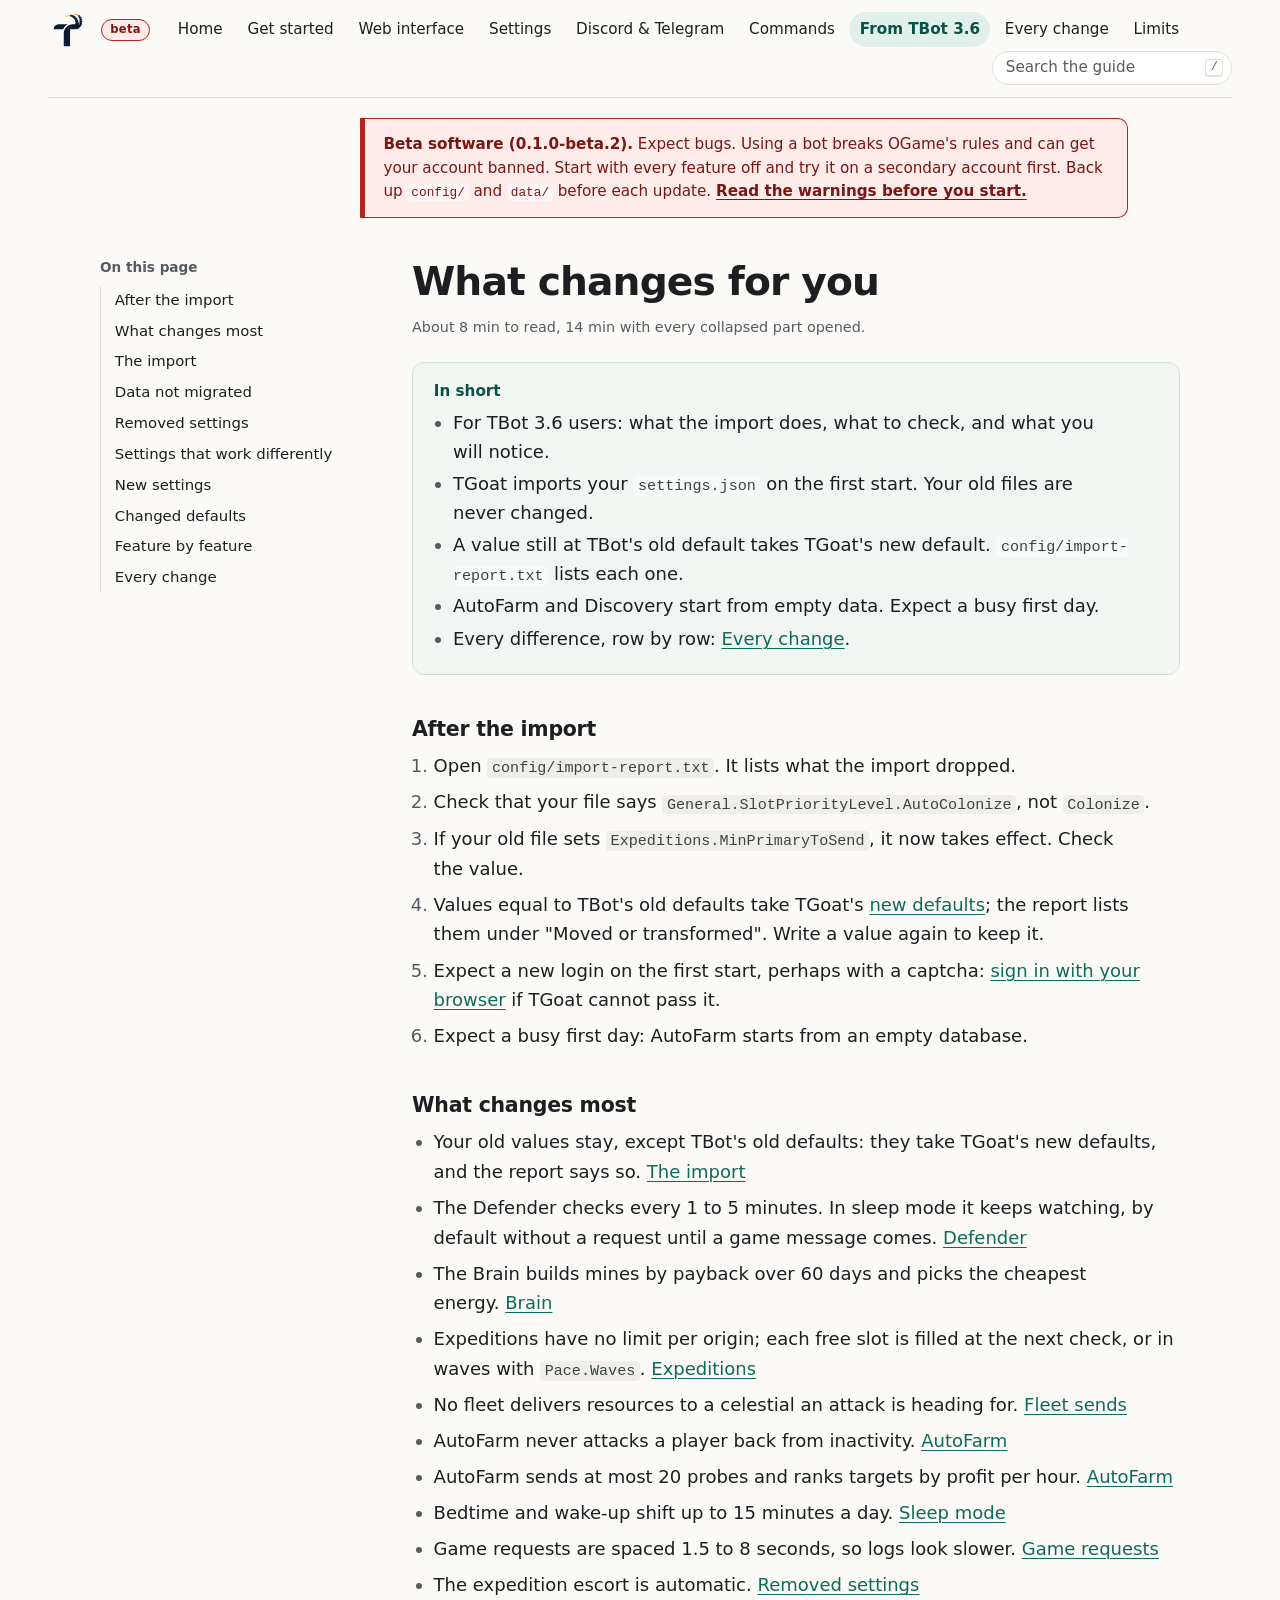
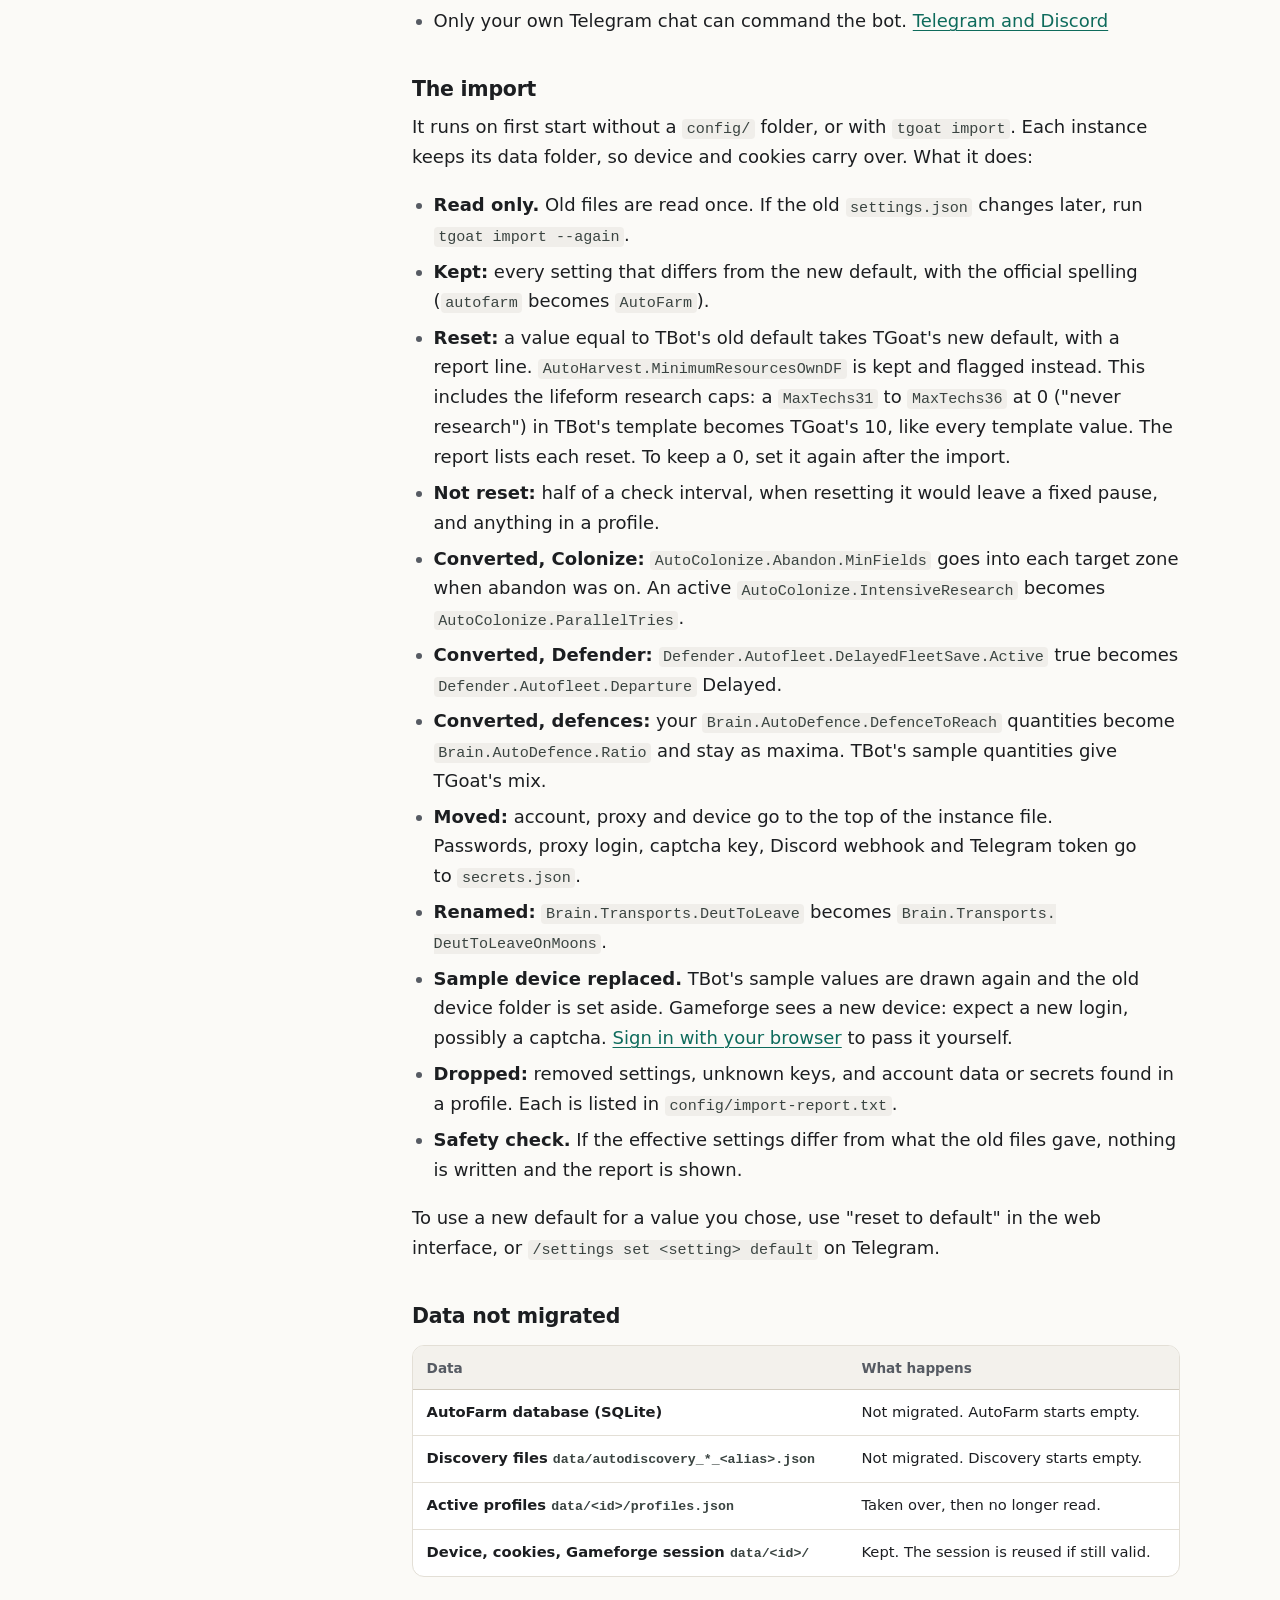
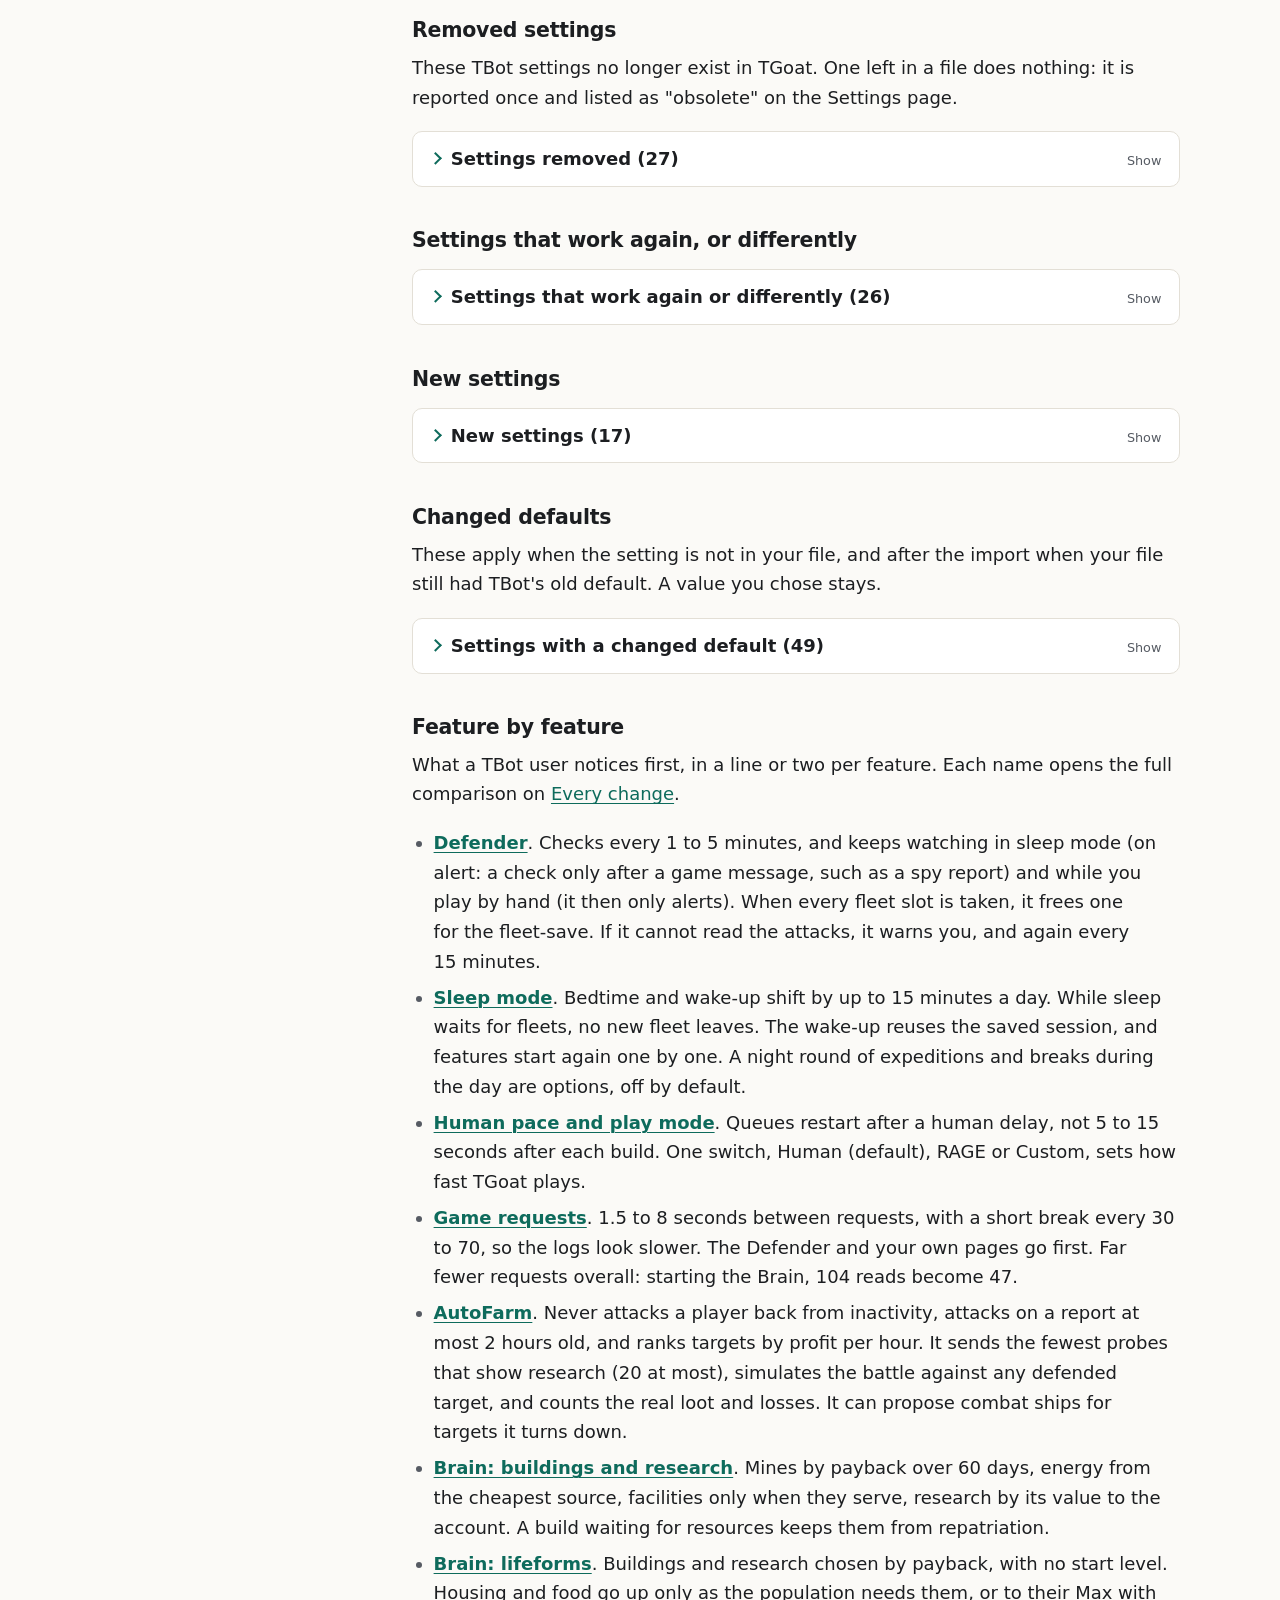
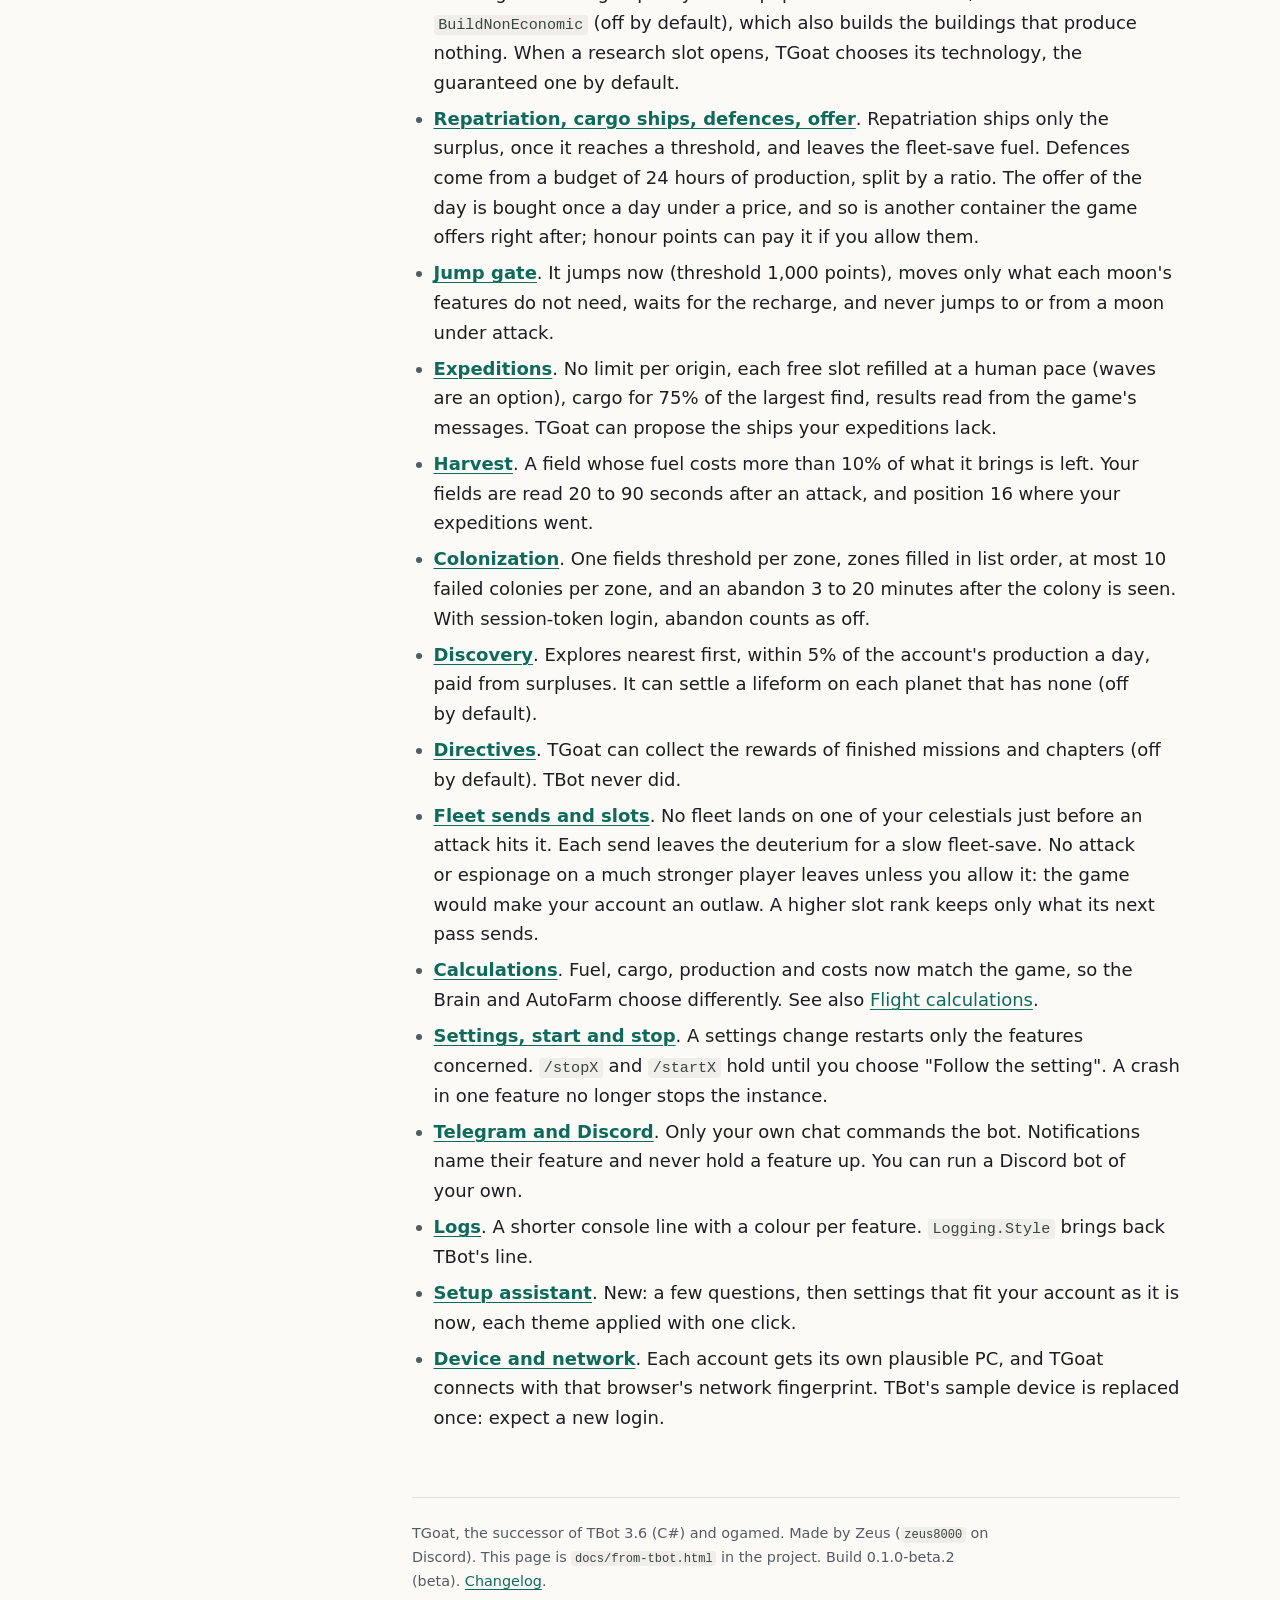
<file: docs/from-tbot.html>
<!doctype html>
<html lang="en">
<head>
<meta charset="utf-8">
<meta name="viewport" content="width=device-width, initial-scale=1">
<meta name="color-scheme" content="light dark">
<title>What changes for you · TGoat</title>
<link rel="icon" href="assets/favicon.ico" sizes="any">
<link rel="icon" href="assets/favicon.svg" type="image/svg+xml">
<link rel="apple-touch-icon" href="assets/apple-touch-icon.png">
<link rel="stylesheet" href="assets/guide.css">
<script src="assets/search-index.js" defer></script>
<script src="assets/search.js" defer></script>
<script src="assets/reading.js" defer></script>
</head>
<body>
<a class="skip" href="#main">Skip to content</a>

<div class="site-top">
  <nav class="site-nav" aria-label="Guide">
    <a class="brand" href="index.html" title="TGoat"><img class="brand-mark" src="assets/favicon.svg" width="40" height="40" alt="TGoat"> <span class="alpha-badge">beta</span></a>
    <ul>
      <li><a href="index.html">Home</a></li>
      <li><a href="start.html">Get started</a></li>
      <li><a href="interface.html">Web interface</a></li>
      <li><a href="settings.html">Settings</a></li>
      <li><a href="discord.html">Discord &amp; Telegram</a></li>
      <li><a href="commands.html">Commands</a></li>
      <li><a href="from-tbot.html" aria-current="page">From TBot 3.6</a></li>
      <li><a href="changes.html">Every change</a></li>
      <li><a href="limits.html">Limits</a></li>
    </ul>
  </nav>
  <aside class="alpha-banner" role="note" aria-label="Alpha warning">
    <p><strong>Beta software (0.1.0-beta.2).</strong> Expect bugs. Using a bot breaks OGame's rules and can get your account banned. Start with every feature off and try it on a secondary account first. Back up <code>config/</code> and <code>data/</code> before each update. <a href="start.html#alpha">Read the warnings before you start.</a></p>
  </aside>
</div>

<div class="layout">
<nav class="toc" id="toc" aria-label="On this page">
  <p class="toc-title">On this page</p>
  <ol>
    <li><a href="#after-import">After the import</a></li>
    <li><a href="#surprises">What changes most</a></li>
    <li><a href="#import">The import</a></li>
    <li><a href="#not-migrated">Data not migrated</a></li>
    <li><a href="#removed">Removed settings</a></li>
    <li><a href="#changed">Settings that work differently</a></li>
    <li><a href="#new">New settings</a></li>
    <li><a href="#defaults">Changed defaults</a></li>
    <li><a href="#behaviour">Feature by feature</a></li>
    <li><a href="changes.html">Every change</a></li>
  </ol>
</nav>

<main id="main">

<h1 class="sr-only">What changes for you, coming from TBot 3.6</h1>

<section aria-labelledby="from36">
<h2 id="from36">What changes for you</h2>
<aside class="in-short" aria-label="In short">
<ul>
  <li>For TBot 3.6 users: what the import does, what to check, and what you will notice.</li>
  <li>TGoat imports your <code>settings.json</code> on the first start. Your old files are never changed.</li>
  <li>A value still at TBot's old default takes TGoat's new default. <code>config/import-report.txt</code> lists each one.</li>
  <li>AutoFarm and Discovery start from empty data. Expect a busy first day.</li>
  <li>Every difference, row by row: <a href="changes.html">Every change</a>.</li>
</ul>
</aside>

<h3 id="after-import">After the import</h3>
<ol>
  <li>Open <code>config/import-report.txt</code>. It lists what the import dropped.</li>
  <li>Check that your file says <code>General.SlotPriorityLevel.AutoColonize</code>, not <code>Colonize</code>.</li>
  <li>If your old file sets <code>Expeditions.MinPrimaryToSend</code>, it now takes effect. Check the value.</li>
  <li>Values equal to TBot's old defaults take TGoat's <a href="#defaults">new defaults</a>; the report lists them under "Moved or transformed". Write a value again to keep it.</li>
  <li>Expect a new login on the first start, perhaps with a captcha: <a href="start.html#browser-login">sign in with your browser</a> if TGoat cannot pass it.</li>
  <li>Expect a busy first day: AutoFarm starts from an empty database.</li>
</ol>

<h3 id="surprises">What changes most</h3>
<ul>
  <li>Your old values stay, except TBot's old defaults: they take TGoat's new defaults, and the report says so. <a href="#import">The import</a></li>
  <li>The Defender checks every 1 to 5 minutes. In sleep mode it keeps watching, by default without a request until a game message comes. <a href="changes.html#defender">Defender</a></li>
  <li>The Brain builds mines by payback over 60 days and picks the cheapest energy. <a href="changes.html#brain">Brain</a></li>
  <li>Expeditions have no limit per origin; each free slot is filled at the next check, or in waves with <code>Pace.Waves</code>. <a href="changes.html#expeditions">Expeditions</a></li>
  <li>No fleet delivers resources to a celestial an attack is heading for. <a href="changes.html#fleet-sends">Fleet sends</a></li>
  <li>AutoFarm never attacks a player back from inactivity. <a href="changes.html#autofarm">AutoFarm</a></li>
  <li>AutoFarm sends at most 20 probes and ranks targets by profit per hour. <a href="changes.html#autofarm">AutoFarm</a></li>
  <li>Bedtime and wake-up shift up to 15 minutes a day. <a href="changes.html#sleep">Sleep mode</a></li>
  <li>Game requests are spaced 1.5 to 8 seconds, so logs look slower. <a href="changes.html#requests">Game requests</a></li>
  <li>The expedition escort is automatic. <a href="#removed">Removed settings</a></li>
  <li>Only your own Telegram chat can command the bot. <a href="changes.html#messaging">Telegram and Discord</a></li>
</ul>

<h3 id="import">The import</h3>
<p>It runs on first start without a <code>config/</code> folder, or with <code>tgoat import</code>. Each instance keeps its data folder, so device and cookies carry over. What it does:</p>
<ul>
  <li><strong>Read only.</strong> Old files are read once. If the old <code>settings.json</code> changes later, run <code>tgoat import --again</code>.</li>
  <li><strong>Kept:</strong> every setting that differs from the new default, with the official spelling (<code>autofarm</code> becomes <code>AutoFarm</code>).</li>
  <li><strong>Reset:</strong> a value equal to TBot's old default takes TGoat's new default, with a report line. <code>AutoHarvest.MinimumResourcesOwnDF</code> is kept and flagged instead. This includes the lifeform research caps: a <code>MaxTechs31</code> to <code>MaxTechs36</code> at 0 ("never research") in TBot's template becomes TGoat's 10, like every template value. The report lists each reset. To keep a 0, set it again after the import.</li>
  <li><strong>Not reset:</strong> half of a check interval, when resetting it would leave a fixed pause, and anything in a profile.</li>
  <li><strong>Converted, Colonize:</strong> <code>AutoColonize.Abandon.MinFields</code> goes into each target zone when abandon was on. An active <code>AutoColonize.IntensiveResearch</code> becomes <code>AutoColonize.ParallelTries</code>.</li>
  <li><strong>Converted, Defender:</strong> <code>Defender.Autofleet.DelayedFleetSave.Active</code> true becomes <code>Defender.Autofleet.Departure</code> Delayed.</li>
  <li><strong>Converted, defences:</strong> your <code>Brain.AutoDefence.DefenceToReach</code> quantities become <code>Brain.AutoDefence.Ratio</code> and stay as maxima. TBot's sample quantities give TGoat's mix.</li>
  <li><strong>Moved:</strong> account, proxy and device go to the top of the instance file. Passwords, proxy login, captcha key, Discord webhook and Telegram token go to <code>secrets.json</code>.</li>
  <li><strong>Renamed:</strong> <code>Brain.Transports.DeutToLeave</code> becomes <code>Brain.Transports.DeutToLeaveOnMoons</code>.</li>
  <li><strong>Sample device replaced.</strong> TBot's sample values are drawn again and the old device folder is set aside. Gameforge sees a new device: expect a new login, possibly a captcha. <a href="start.html#browser-login">Sign in with your browser</a> to pass it yourself.</li>
  <li><strong>Dropped:</strong> removed settings, unknown keys, and account data or secrets found in a profile. Each is listed in <code>config/import-report.txt</code>.</li>
  <li><strong>Safety check.</strong> If the effective settings differ from what the old files gave, nothing is written and the report is shown.</li>
</ul>
<p>To use a new default for a value you chose, use "reset to default" in the web interface, or <code>/settings set &lt;setting&gt; default</code> on Telegram.</p>

<h3 id="not-migrated">Data not migrated</h3>
<div class="table-wrap" role="region" aria-label="Data not migrated" tabindex="0">
<table>
  <caption class="sr-only">What happens to TBot's data</caption>
  <thead><tr><th scope="col">Data</th><th scope="col">What happens</th></tr></thead>
  <tbody>
    <tr><th scope="row">AutoFarm database (SQLite)</th><td>Not migrated. AutoFarm starts empty.</td></tr>
    <tr><th scope="row">Discovery files <code>data/autodiscovery_*_&lt;alias&gt;.json</code></th><td>Not migrated. Discovery starts empty.</td></tr>
    <tr><th scope="row">Active profiles <code>data/&lt;id&gt;/profiles.json</code></th><td>Taken over, then no longer read.</td></tr>
    <tr><th scope="row">Device, cookies, Gameforge session <code>data/&lt;id&gt;/</code></th><td>Kept. The session is reused if still valid.</td></tr>
  </tbody>
</table>
</div>

<h3 id="removed">Removed settings</h3>
<p>These TBot settings no longer exist in TGoat. One left in a file does nothing: it is reported once and listed as "obsolete" on the Settings page.</p>
<details>
<summary>Settings removed (27)</summary>
<div class="table-wrap" role="region" aria-label="Removed settings" tabindex="0">
<table>
  <caption class="sr-only">Removed settings</caption>
  <thead><tr><th scope="col">Old setting</th><th scope="col">What replaces it</th></tr></thead>
  <tbody>
    <tr><th scope="row"><code>General.Host</code>, <code>General.Port</code> (TBot only, removed)</th><td>Gone with ogamed. Game proxy address: <code>WebUI.GameProxyUrls</code>.</td></tr>
    <tr><th scope="row"><code>Credentials.BasicAuth</code> (TBot only, removed)</th><td>Protected ogamed's API only.</td></tr>
    <tr><th scope="row"><code>Brain.Transports.DeutToLeave</code> (TBot name, renamed)</th><td>Renamed <code>Brain.Transports.DeutToLeaveOnMoons</code>.</td></tr>
    <tr><th scope="row"><code>Expeditions.SecondaryShip</code>, <code>Expeditions.MinSecondaryToSend</code>, <code>Expeditions.SecondaryToPrimaryRatio</code> (TBot only, removed)</th><td>The escort is automatic: one probe, one pathfinder and, on a large expedition, your strongest combat ship that is not slower than the main ships. Use <code>Expeditions.ManualShips</code> to choose the fleet.</td></tr>
    <tr><th scope="row"><code>AutoFarm.MaxWaitTime</code> (TBot only, removed)</th><td>AutoFarm no longer waits for a slot; targets stay pending until a fleet returns.</td></tr>
    <tr><th scope="row"><code>AutoFarm.CargoDiagnostics</code> (TBot only, removed)</th><td>Replaced by the reason shown per target.</td></tr>
    <tr><th scope="row"><code>AutoFarm.NumProbes</code> (removed in 0.1.0-alpha.2)</th><td>AutoFarm sends the probe count of your game options, with the galaxy view's spy button, and up to three times that count, as many as are at home, for one second espionage.</td></tr>
    <tr><th scope="row"><code>AutoFarm.CombatPlanner.DefenderTechnologyMargin</code>, <code>AutoFarm.CombatPlanner.DefenderLifeformBonus</code> (TBot only, removed)</th><td>Only bonuses read in the espionage report count.</td></tr>
    <tr><th scope="row"><code>AutoDiscovery.MaxFailures</code>, <code>AutoDiscovery.RandomizeDestination</code> (TBot only, removed)</th><td>Discovery explores nearest first. A position it explored is not tried again for 7 days while TGoat runs. A refused origin costs at most one system view a pass.</td></tr>
    <tr><th scope="row"><code>SleepMode.LogoutOnSleep</code> (TBot only, removed)</th><td>Never read in TBot. Dropped as unknown.</td></tr>
    <tr><th scope="row"><code>Expeditions.CheckIntervalMin</code>, <code>Expeditions.CheckIntervalMax</code> (TBot only, removed)</th><td>Not read. Expeditions wait for the return that frees a slot (or the slots of a wave: <code>Expeditions.MinFreeSlotsForWave</code>, <code>Pace.Waves</code>). Dropped as unknown.</td></tr>
    <tr><th scope="row"><code>Brain.AutoMine.BuildDepositIfFull</code> (TBot only, removed)</th><td>Storage is raised before a build it could not hold.</td></tr>
    <tr><th scope="row"><code>Brain.LifeformAutoMine.StartFromCrystalMineLvl</code> (TBot only, removed)</th><td>A lifeform building starts when it pays back fast enough.</td></tr>
    <tr><th scope="row"><code>Brain.AutoResearch.PrioritizeEnergyTechnology</code> (TBot only, removed)</th><td>Energy technology is weighed against solar plant, satellites and fusion.</td></tr>
    <tr><th scope="row"><code>Brain.AutoResearch.ForceResearchWhateverTheLabLevel</code> (TBot only, removed)</th><td>Research no longer waits for the lab.</td></tr>
    <tr><th scope="row"><code>Expeditions.FuelToCarry</code> (TBot only, removed)</th><td>No deuterium on board; it emptied the origin moon.</td></tr>
    <tr><th scope="row"><code>Expeditions.IgnoreSleep</code> (TBot only, removed)</th><td>Nothing was sent during sleep. See <code>Expeditions.NightRound</code>.</td></tr>
    <tr><th scope="row"><code>Expeditions.MinWaitNextRound</code>, <code>Expeditions.MaxWaitNextRound</code> (TBot only, removed)</th><td>Each free slot leaves after a reaction delay set by the <code>Mode</code>; waves on request: <code>Pace.Waves</code>, <code>Expeditions.MinFreeSlotsForWave</code>.</td></tr>
    <tr><th scope="row"><code>AutoColonize.Abandon.MinFields</code> (TBot only, removed)</th><td>Per zone: <code>AutoColonize.Targets[].MinFields</code>. The import copies it into each zone when abandon was on.</td></tr>
    <tr><th scope="row"><code>AutoColonize.IntensiveResearch</code> (TBot only, removed)</th><td><code>AutoColonize.ParallelTries</code>. The import keeps the number of ships when the mode was on.</td></tr>
    <tr><th scope="row"><code>Defender.Autofleet.DelayedFleetSave.Active</code></th><td><code>Defender.Autofleet.Departure</code>: true becomes Delayed, false is Now. <code>DelaySeconds</code> and <code>SafetySeconds</code> stay.</td></tr>
  </tbody>
</table>
</div>
</details>

<h3 id="changed">Settings that work again, or differently</h3>
<details>
<summary>Settings that work again or differently (26)</summary>
<div class="table-wrap" role="region" aria-label="Settings that work differently" tabindex="0">
<table>
  <caption class="sr-only">Settings that work again or differently</caption>
  <thead><tr><th scope="col">Setting</th><th scope="col">What changes</th></tr></thead>
  <tbody>
    <tr><th scope="row"><code>Expeditions.MinPrimaryToSend</code></th><td><strong>Now read.</strong> A smaller fleet is raised to it; an origin that can't provide it after <code>Expeditions.PrimaryToKeep</code> sends nothing. Default 0. <code>/minexpecargo</code> sets it.</td></tr>
    <tr><th scope="row"><code>General.CustomTitle</code></th><td><strong>Now read.</strong> Labels the instance in the console, web interface and Telegram.</td></tr>
    <tr><th scope="row"><code>General.SlotPriorityLevel.AutoColonize</code></th><td>This key is read. TBot read <code>Colonize</code>.</td></tr>
    <tr><th scope="row"><code>General.Proxy.LoginOnly</code></th><td><strong>Now works.</strong> Default false: the proxy carries all game traffic.</td></tr>
    <tr><th scope="row"><code>AutoFarm.MinLootFuelRatio</code></th><td>One meaning: loot ≥ ratio × fuel. A value below 1 is inverted: 0.5 means 2.</td></tr>
    <tr><th scope="row"><code>AutoFarm.FleetSpeed</code></th><td>The speed cap, with or without the combat planner. A value between two of the account's speed steps (10%, or 5% for a General) uses the step below.</td></tr>
    <tr><th scope="row"><code>AutoFarm.Blacklist.MinimumResourcesToNotBlacklist</code></th><td>Really read. TBot always used 500,000.</td></tr>
    <tr><th scope="row"><code>Defender.WeakAttackRatio</code></th><td>Decimals work. 0 no longer crashes.</td></tr>
    <tr><th scope="row"><code>Defender.Autofleet.DelayedFleetSave.DelaySeconds</code>, <code>Defender.Autofleet.DelayedFleetSave.SafetySeconds</code></th><td>An invalid value gives an immediate fleet-save.</td></tr>
    <tr><th scope="row"><code>Expeditions.MaxExpeditionsPerOrigin</code></th><td>Expeditions in flight at the same time per origin. 0, the new default, means no limit; it blocked everything in TBot.</td></tr>
    <tr><th scope="row"><code>TelegramMessenger.Logging</code></th><td>Forwards only warnings and errors by default. True when missing.</td></tr>
    <tr><th scope="row"><code>Brain.AutoDefence.DefenceToReach.*</code></th><td>Maxima per celestial, not targets. The budget and the mix decide; 0 never builds a type.</td></tr>
    <tr><th scope="row"><code>Brain.AutoFleetJumpGate.MinimumAmountOfShipPointsToTeleport</code></th><td>Counted in points, as before, and now shown as points.</td></tr>
    <tr><th scope="row"><code>Brain.AutoRepatriate.TargetAssociateMoon</code></th><td>Each planet ships to its own moon; moons are never emptied; no destination needed.</td></tr>
    <tr><th scope="row"><code>Brain.AutoRepatriate.CheckIntervalMin</code>, <code>Brain.AutoRepatriate.CheckIntervalMax</code></th><td>The longest pause. A celestial ships once its surplus reaches <code>Brain.AutoRepatriate.MinimumResources</code>.</td></tr>
    <tr><th scope="row"><code>Brain.BuyOfferOfTheDay.CheckIntervalMin</code>, <code>Brain.BuyOfferOfTheDay.CheckIntervalMax</code></th><td>The pause before the one retry after a failed purchase.</td></tr>
    <tr><th scope="row"><code>Brain.Transports.MultipleOrigins.MinimumResourcesToSend</code></th><td>Only the stock an origin needs. The smallest shipment is <code>Brain.Transports.MultipleOrigins.MinimumShipment</code>.</td></tr>
    <tr><th scope="row"><code>Brain.Transports.SendToTheMoonIfPossible</code></th><td>The moon also brings the resources down to the planet.</td></tr>
    <tr><th scope="row"><code>Brain.LifeformAutoMine.PreventIfMoreExpensiveThanNextMine</code></th><td>Compares paybacks in days with the mine AutoMine would build, not costs.</td></tr>
    <tr><th scope="row"><code>AutoDiscovery.ArtifactStorage.StopAt</code></th><td>0 means the game's storage limit.</td></tr>
    <tr><th scope="row"><code>AutoColonize.CheckIntervalMin</code>, <code>AutoColonize.CheckIntervalMax</code></th><td>Only the pause when nothing is under way. Values under 30 count as 30.</td></tr>
    <tr><th scope="row"><code>AutoFarm.CombatPlanner.MaxFailureProbabilityPercent</code></th><td>Also sets the last check before sending: 773 simulated battles of the fleet that leaves, at most 3 with a ship lost (at 1%). TBot wanted 299 without any loss and often refused a plan it had just confirmed.</td></tr>
  </tbody>
</table>
</div>
</details>

<h3 id="new">New settings</h3>
<details>
<summary>New settings (17)</summary>
<div class="table-wrap" role="region" aria-label="New settings" tabindex="0">
<table class="wide">
  <caption class="sr-only">New settings</caption>
  <thead><tr><th scope="col">Setting</th><th scope="col">Default</th><th scope="col">What it does</th></tr></thead>
  <tbody>
    <tr><th scope="row"><code>Credentials.GameforgeToken</code></th><td>empty</td><td>Session token, kept in <code>secrets.json</code>. See <a href="start.html#token">Session token</a>.</td></tr>
    <tr><th scope="row"><code>WebUI.GameProxyUrls</code></th><td>empty: interface port + 1</td><td>Game proxy address, on its own origin.</td></tr>
    <tr><th scope="row"><code>Defender.SleepCheckIntervalMin</code>, <code>Defender.SleepCheckIntervalMax</code></th><td class="num">4 and 8 min</td><td>Defender pace in sleep mode with <code>Defender.NightWatch</code> set to Always, while an attack is followed, or when the game's channel fails.</td></tr>
    <tr><th scope="row"><code>Defender.Autofleet.DeutToLeave</code></th><td class="num">200,000</td><td>Deuterium left on the attacked celestial.</td></tr>
    <tr><th scope="row"><code>Defender.Autofleet.Recall</code></th><td>true</td><td>Recall the fleet-save soon after the attack.</td></tr>
    <tr><th scope="row"><code>Defender.Autofleet.DefaultMission</code></th><td>Deploy</td><td>First mission tried for the fleet-save.</td></tr>
    <tr><th scope="row"><code>SleepMode.RandomMinutes</code></th><td class="num">15 (0 to 120)</td><td>Daily random shift of bedtime and wake-up.</td></tr>
    <tr><th scope="row"><code>AutoFarm.AttackReportMaxAge</code></th><td class="num">120 min</td><td>Oldest report used to attack; older, the target is probed again. 0 leaves only <code>AutoFarm.KeepReportFor</code>.</td></tr>
    <tr><th scope="row"><code>AutoFarm.SplitAcrossOrigins.Active</code></th><td>false</td><td>Raid a big target from several origins. See <a href="changes.html#autofarm">AutoFarm</a>.</td></tr>
    <tr><th scope="row"><code>AutoFarm.SplitAcrossOrigins.MaxOrigins</code></th><td class="num">2 (2 to 5)</td><td>Most fleets, so origins and slots, per target.</td></tr>
    <tr><th scope="row"><code>Brain.AutoDefence.DefenceToReach.AntiBallisticMissiles</code>, <code>Brain.AutoDefence.DefenceToReach.InterplanetaryMissiles</code></th><td class="num">100 and 0</td><td>Most missiles in each planet's silo. Anti-ballistic ones go only to defended or threatened planets.</td></tr>
    <tr><th scope="row"><code>Profiles.Extends</code>, <code>Profiles.Active</code> (instance file)</th><td>empty</td><td>Base and active profiles. See <a href="settings.html#settings">Profiles</a>.</td></tr>
    <tr><th scope="row"><code>Enabled</code> (instance file)</th><td>true</td><td>Turn an instance off without removing it.</td></tr>
    <tr><th scope="row"><code>DiscordBot.*</code> (<code>tgoat.json</code>)</th><td>off</td><td>The Discord bot. See <a href="discord.html#discord-settings">its settings</a>.</td></tr>
  </tbody>
</table>
</div>
<p>The November 2026 reviews added more settings, some off by default. They are listed on the Settings page, under <a href="settings.html#settings-new">New settings and options</a>.</p>
</details>

<h3 id="defaults">Changed defaults</h3>
<p>These apply when the setting is not in your file, and after the import when your file still had TBot's old default. A value you chose stays.</p>
<details>
<summary>Settings with a changed default (49)</summary>
<div class="table-wrap" role="region" aria-label="Changed defaults" tabindex="0">
<table class="wide">
  <caption class="sr-only">Changed defaults</caption>
  <thead><tr><th scope="col">Setting</th><th scope="col">TBot 3.6</th><th scope="col">TGoat</th><th scope="col">Why</th></tr></thead>
  <tbody>
    <tr><th scope="row"><code>Defender.CheckIntervalMin</code>, <code>Defender.CheckIntervalMax</code></th><td class="num">1 / 22 min</td><td class="num">1 / 5 min</td><td>About 30% of attacks with a 10-minute flight landed unseen.</td></tr>
    <tr><th scope="row"><code>SleepMode.AutoFleetSave.OnlyMoons</code></th><td>true</td><td>false</td><td>Bedtime fleet-save also leaves from planets.</td></tr>
    <tr><th scope="row"><code>AutoFarm.MinLootFuelRatio</code></th><td class="num">0.5</td><td class="num">2</td><td>Same threshold: loot ≥ 2 × fuel.</td></tr>
    <tr><th scope="row"><code>AutoFarm.MinCargosToSend</code></th><td class="num">25</td><td class="num">1</td><td>25 duplicated <code>AutoFarm.MinimumResources</code>.</td></tr>
    <tr><th scope="row"><code>AutoFarm.StopAfterFullScan</code></th><td>true</td><td>false</td><td>AutoFarm slows down instead of stopping.</td></tr>
    <tr><th scope="row"><code>AutoFarm.DaysToKeepOldSystemData</code></th><td class="num">7</td><td class="num">2</td><td>The cache only saves requests.</td></tr>
    <tr><th scope="row"><code>AutoFarm.Blacklist.ResetAfterHours</code></th><td class="num">20</td><td class="num">72</td><td>20 had no effect against <code>AutoFarm.KeepReportFor</code> (24 h).</td></tr>
    <tr><th scope="row"><code>AutoFarm.Blacklist.MinimumResourcesToNotBlacklist</code></th><td class="num">1,000,000</td><td class="num">250,000</td><td>1,000,000 blacklisted almost everything.</td></tr>
    <tr><th scope="row"><code>Brain.Transports.CargoType</code></th><td>SmallCargo</td><td>LargeCargo</td><td>AutoCargo builds large cargo ships.</td></tr>
    <tr><th scope="row"><code>Brain.AutoMine.MaxDaysOfInvestmentReturn</code></th><td class="num">7</td><td class="num">60</td><td>Mines stopped at about 19/15/13, then nanites took the money.</td></tr>
    <tr><th scope="row"><code>Brain.AutoMine.MaxMetalStorage</code>, <code>Brain.AutoMine.MaxCrystalStorage</code>, <code>Brain.AutoMine.MaxDeuteriumTank</code></th><td class="num">13 / 12 / 11</td><td class="num">20 / 20 / 20</td><td>Upper bounds: storage grows only when a build needs it.</td></tr>
    <tr><th scope="row"><code>Brain.AutoMine.MaxSpaceDock</code></th><td class="num">7</td><td class="num">0</td><td>The dock only serves a stationed fleet.</td></tr>
    <tr><th scope="row"><code>Brain.AutoMine.MaxSensorPhalanx</code></th><td class="num">6</td><td class="num">0</td><td>An attacker's tool.</td></tr>
    <tr><th scope="row"><code>Brain.AutoMine.CheckIntervalMin</code>, <code>Brain.AutoMine.CheckIntervalMax</code></th><td class="num">10 / 20 min</td><td class="num">30 / 60 min</td><td>AutoMine waits for production or events.</td></tr>
    <tr><th scope="row"><code>Brain.AutoResearch.CheckIntervalMin</code>, <code>Brain.AutoResearch.CheckIntervalMax</code></th><td class="num">10 / 20 min</td><td class="num">30 / 60 min</td><td>Fewer page reads.</td></tr>
    <tr><th scope="row"><code>Brain.AutoResearch.MaxWeaponsTechnology</code>, <code>Brain.AutoResearch.MaxShieldingTechnology</code>, <code>Brain.AutoResearch.MaxArmourTechnology</code></th><td class="num">25</td><td class="num">10</td><td>A quarter of the research went to combat.</td></tr>
    <tr><th scope="row"><code>Brain.LifeformAutoMine.MaxBuilding6</code> to <code>Brain.LifeformAutoMine.MaxBuilding12</code></th><td class="num">5</td><td class="num">20</td><td>Upper bounds; payback decides.</td></tr>
    <tr><th scope="row"><code>Brain.LifeformAutoResearch.MaxResearchLevel</code></th><td class="num">15</td><td class="num">10</td><td>Higher levels cost more than they bring.</td></tr>
    <tr><th scope="row"><code>Brain.AutoRepatriate.CheckIntervalMin</code>, <code>Brain.AutoRepatriate.CheckIntervalMax</code></th><td class="num">3,000 / 6,000 min</td><td class="num">360 / 720 min</td><td>Now the longest pause.</td></tr>
    <tr><th scope="row"><code>Brain.AutoRepatriate.RandomOrder</code></th><td>false</td><td>true</td><td>A fixed order is a pattern.</td></tr>
    <tr><th scope="row"><code>Brain.AutoDefence.DefenceToReach.LightLaser</code></th><td class="num">0</td><td class="num">100,000</td><td>Now a maximum; the mix gives light lasers 15%.</td></tr>
    <tr><th scope="row"><code>Brain.AutoDefence.DefenceToReach.AntiBallisticMissiles</code></th><td class="num">0</td><td class="num">100</td><td>Fills the silo of defended or threatened planets.</td></tr>
    <tr><th scope="row"><code>Brain.BuyOfferOfTheDay.CheckIntervalMin</code>, <code>Brain.BuyOfferOfTheDay.CheckIntervalMax</code></th><td class="num">240 / 360 min</td><td class="num">60 / 120 min</td><td>Now the retry pause after a failure.</td></tr>
    <tr><th scope="row"><code>Brain.AutoFleetJumpGate.MinimumAmountOfShipPointsToTeleport</code></th><td class="num">500,000</td><td class="num">1,000</td><td>500,000 points is 500 M of ships: the gate never jumped.</td></tr>
    <tr><th scope="row"><code>Brain.AutoFleetJumpGate.CheckIntervalMin</code>, <code>Brain.AutoFleetJumpGate.CheckIntervalMax</code></th><td class="num">5 / 10 min</td><td class="num">15 / 30 min</td><td>Fewer page reads.</td></tr>
    <tr><th scope="row"><code>Expeditions.MaxExpeditionsPerOrigin</code></th><td class="num">1</td><td class="num">0</td><td>1 allowed one expedition in flight per origin.</td></tr>
    <tr><th scope="row"><code>AutoHarvest.MinimumResourcesOwnDF</code></th><td class="num">300</td><td class="num">5,000</td><td>300 is one probe. An imported 300 is kept and flagged.</td></tr>
    <tr><th scope="row"><code>AutoHarvest.CheckIntervalMin</code>, <code>AutoHarvest.CheckIntervalMax</code></th><td class="num">30 / 60 min</td><td class="num">120 / 240 min</td><td>Fields are read when they appear.</td></tr>
    <tr><th scope="row"><code>AutoDiscovery.ArtifactStorage.StopAt</code></th><td class="num">3,600</td><td class="num">0</td><td>0 follows the game's limit.</td></tr>
    <tr><th scope="row"><code>AutoColonize.CheckIntervalMin</code>, <code>AutoColonize.CheckIntervalMax</code></th><td class="num">900 / 1,200 min</td><td class="num">240 / 480 min</td><td>Colonize follows its events.</td></tr>
  </tbody>
</table>
</div>
<p>A missing key now gets the recommended value, not 0 or false. <code>General.SlotPriorityLevel</code>: Expeditions 1, Brain 2, AutoFarm 3, AutoColonize 4, AutoDiscovery 10, AutoHarvest 99. Still true: <code>Defender.UseCurrentCelestial</code>, <code>Defender.DefendFromMissiles</code>, <code>AutoFarm.KeepReportsWithDefense</code>, <code>AutoFarm.IgnoreMissiles</code>. <code>AutoFarm.CombatPlanner.MinimumNetProfit</code> stays 100,000.</p>
</details>

<h3 id="behaviour">Feature by feature</h3>
<p>What a TBot user notices first, in a line or two per feature. Each name opens the full comparison on <a href="changes.html">Every change</a>.</p>
<ul>
  <li><a href="changes.html#defender"><strong>Defender</strong></a>. Checks every 1 to 5 minutes, and keeps watching in sleep mode (on alert: a check only after a game message, such as a spy report) and while you play by hand (it then only alerts). When every fleet slot is taken, it frees one for the fleet-save. If it cannot read the attacks, it warns you, and again every 15 minutes.</li>
  <li><a href="changes.html#sleep"><strong>Sleep mode</strong></a>. Bedtime and wake-up shift by up to 15 minutes a day. While sleep waits for fleets, no new fleet leaves. The wake-up reuses the saved session, and features start again one by one. A night round of expeditions and breaks during the day are options, off by default.</li>
  <li><a href="changes.html#fbf-human-pace"><strong>Human pace and play mode</strong></a>. Queues restart after a human delay, not 5 to 15 seconds after each build. One switch, Human (default), RAGE or Custom, sets how fast TGoat plays.</li>
  <li><a href="changes.html#requests"><strong>Game requests</strong></a>. 1.5 to 8 seconds between requests, with a short break every 30 to 70, so the logs look slower. The Defender and your own pages go first. Far fewer requests overall: starting the Brain, 104 reads become 47.</li>
  <li><a href="changes.html#autofarm"><strong>AutoFarm</strong></a>. Never attacks a player back from inactivity, attacks on a report at most 2 hours old, and ranks targets by profit per hour. It sends the fewest probes that show research (20 at most), simulates the battle against any defended target, and counts the real loot and losses. It can propose combat ships for targets it turns down.</li>
  <li><a href="changes.html#brain"><strong>Brain: buildings and research</strong></a>. Mines by payback over 60 days, energy from the cheapest source, facilities only when they serve, research by its value to the account. A build waiting for resources keeps them from repatriation.</li>
  <li><a href="changes.html#fbf-brain-lifeforms"><strong>Brain: lifeforms</strong></a>. Buildings and research chosen by payback, with no start level. Housing and food go up only as the population needs them, or to their Max with <code>BuildNonEconomic</code> (off by default), which also builds the buildings that produce nothing. When a research slot opens, TGoat chooses its technology, the guaranteed one by default.</li>
  <li><a href="changes.html#fbf-brain-repatriation-cargo-ships-defences-offer"><strong>Repatriation, cargo ships, defences, offer</strong></a>. Repatriation ships only the surplus, once it reaches a threshold, and leaves the fleet-save fuel. Defences come from a budget of 24 hours of production, split by a ratio. The offer of the day is bought once a day under a price, and so is another container the game offers right after; honour points can pay it if you allow them.</li>
  <li><a href="changes.html#fbf-jump-gate"><strong>Jump gate</strong></a>. It jumps now (threshold 1,000 points), moves only what each moon's features do not need, waits for the recharge, and never jumps to or from a moon under attack.</li>
  <li><a href="changes.html#expeditions"><strong>Expeditions</strong></a>. No limit per origin, each free slot refilled at a human pace (waves are an option), cargo for 75% of the largest find, results read from the game's messages. TGoat can propose the ships your expeditions lack.</li>
  <li><a href="changes.html#harvest"><strong>Harvest</strong></a>. A field whose fuel costs more than 10% of what it brings is left. Your fields are read 20 to 90 seconds after an attack, and position 16 where your expeditions went.</li>
  <li><a href="changes.html#colonize"><strong>Colonization</strong></a>. One fields threshold per zone, zones filled in list order, at most 10 failed colonies per zone, and an abandon 3 to 20 minutes after the colony is seen. With session-token login, abandon counts as off.</li>
  <li><a href="changes.html#fbf-discovery"><strong>Discovery</strong></a>. Explores nearest first, within 5% of the account's production a day, paid from surpluses. It can settle a lifeform on each planet that has none (off by default).</li>
  <li><a href="changes.html#fbf-directives"><strong>Directives</strong></a>. TGoat can collect the rewards of finished missions and chapters (off by default). TBot never did.</li>
  <li><a href="changes.html#fleet-sends"><strong>Fleet sends and slots</strong></a>. No fleet lands on one of your celestials just before an attack hits it. Each send leaves the deuterium for a slow fleet-save. No attack or espionage on a much stronger player leaves unless you allow it: the game would make your account an outlaw. A higher slot rank keeps only what its next pass sends.</li>
  <li><a href="changes.html#calc"><strong>Calculations</strong></a>. Fuel, cargo, production and costs now match the game, so the Brain and AutoFarm choose differently. See also <a href="changes.html#fbf-flight-calculations">Flight calculations</a>.</li>
  <li><a href="changes.html#fbf-settings-reload-and-notifications"><strong>Settings, start and stop</strong></a>. A settings change restarts only the features concerned. <code>/stopX</code> and <code>/startX</code> hold until you choose "Follow the setting". A crash in one feature no longer stops the instance.</li>
  <li><a href="changes.html#messaging"><strong>Telegram and Discord</strong></a>. Only your own chat commands the bot. Notifications name their feature and never hold a feature up. You can run a Discord bot of your own.</li>
  <li><a href="changes.html#fbf-log-lines"><strong>Logs</strong></a>. A shorter console line with a colour per feature. <code>Logging.Style</code> brings back TBot's line.</li>
  <li><a href="changes.html#fbf-setup-assistant"><strong>Setup assistant</strong></a>. New: a few questions, then settings that fit your account as it is now, each theme applied with one click.</li>
  <li><a href="changes.html#fbf-simulated-device"><strong>Device and network</strong></a>. Each account gets its own plausible PC, and TGoat connects with that browser's network fingerprint. TBot's sample device is replaced once: expect a new login.</li>
</ul>
</section>

<footer>
  <p>TGoat, the successor of TBot 3.6 (C#) and ogamed. Made by Zeus (<code>zeus8000</code> on Discord). This page is <code>docs/from-tbot.html</code> in the project. Build 0.1.0-beta.2 (beta). <a href="https://github.com/ronnie32/tgoat/blob/main/CHANGELOG.md">Changelog</a>.</p>
</footer>

</main>
</div>

<a class="to-top" href="#toc">↑ On this page</a>
</body>
</html>
</file>
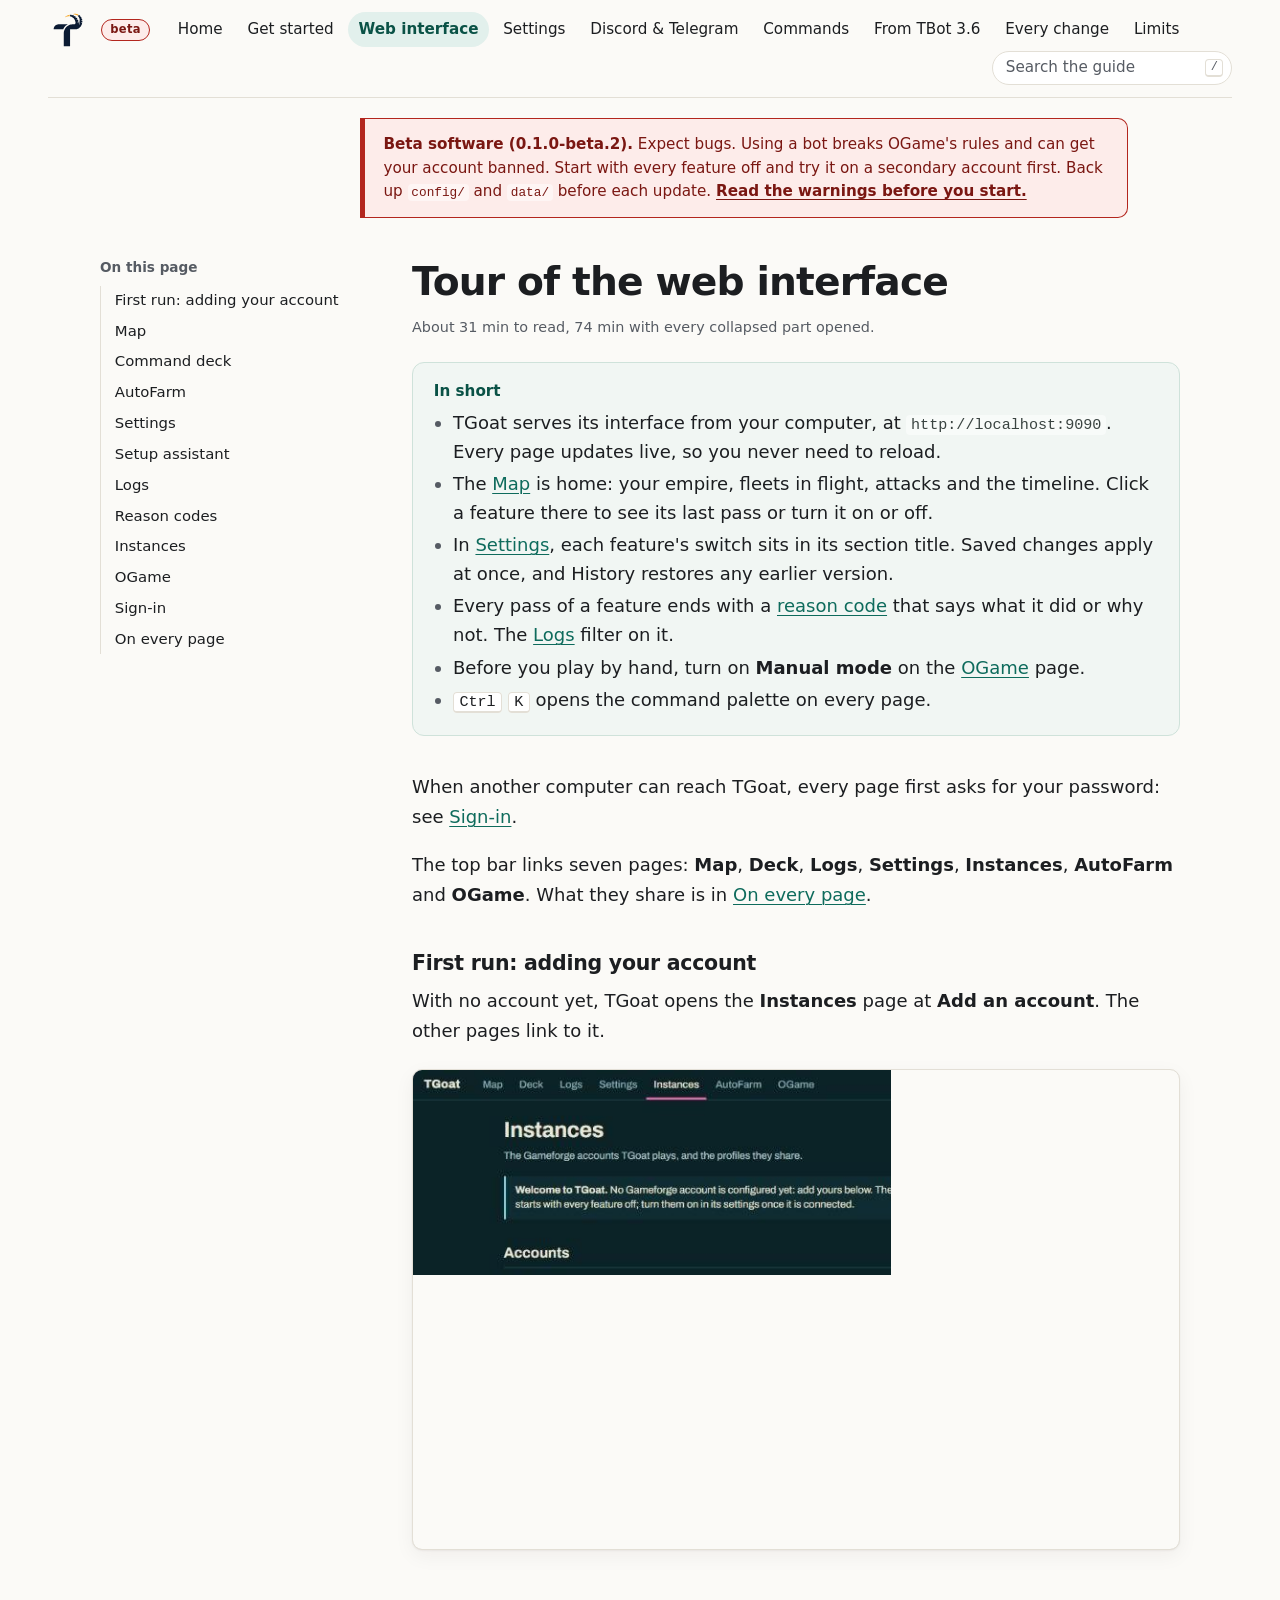
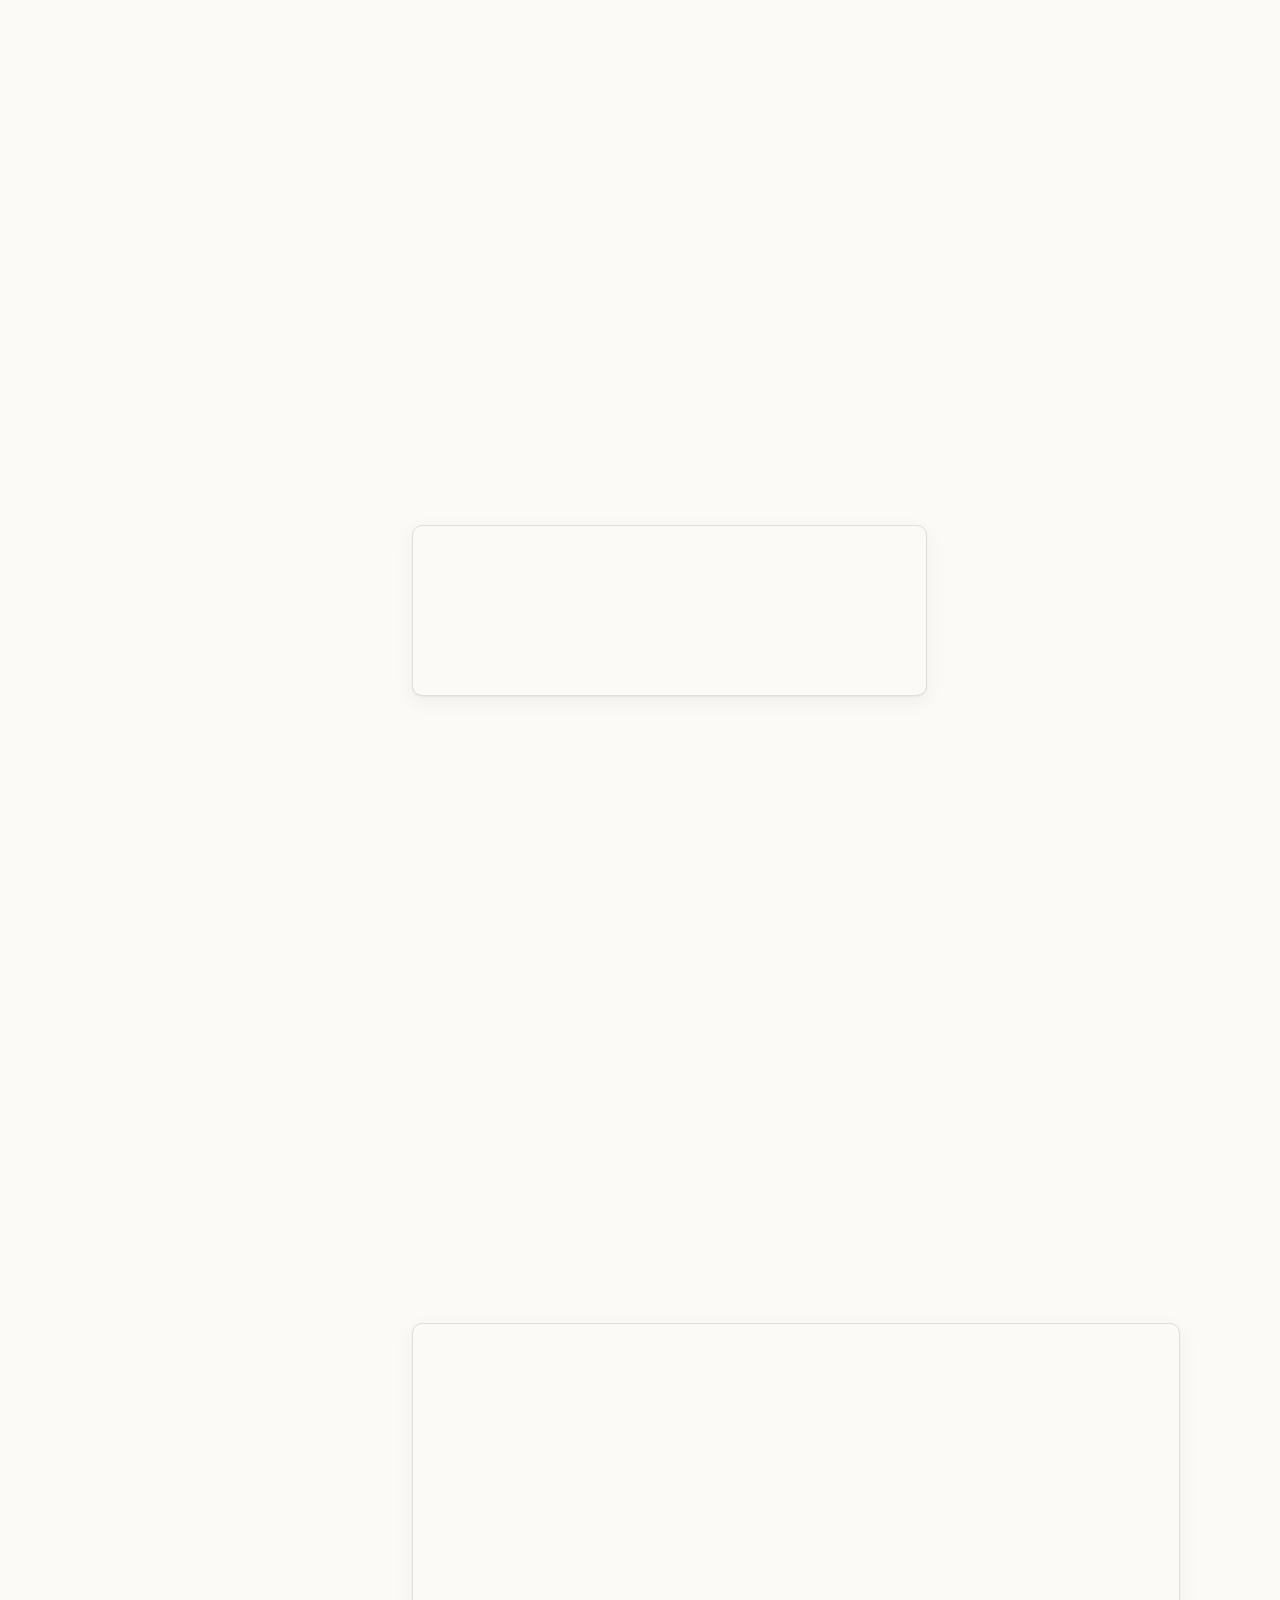
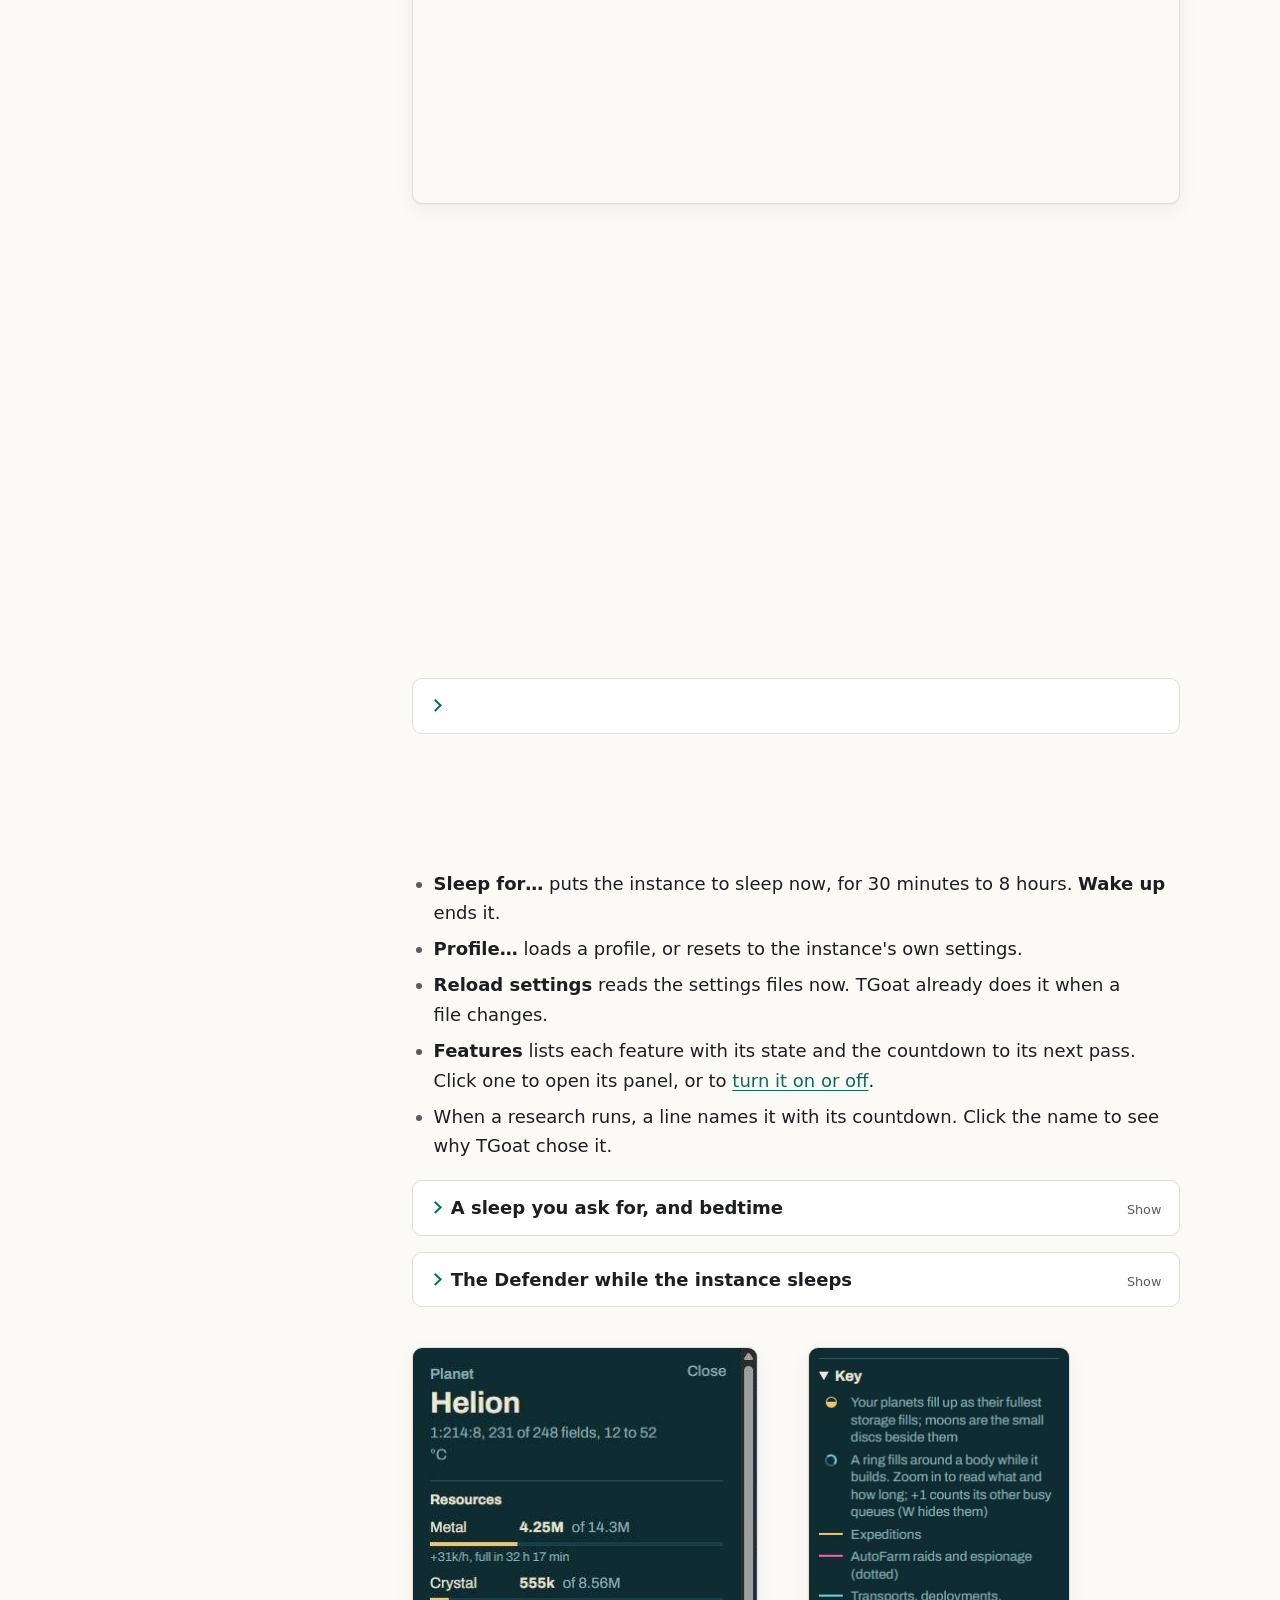
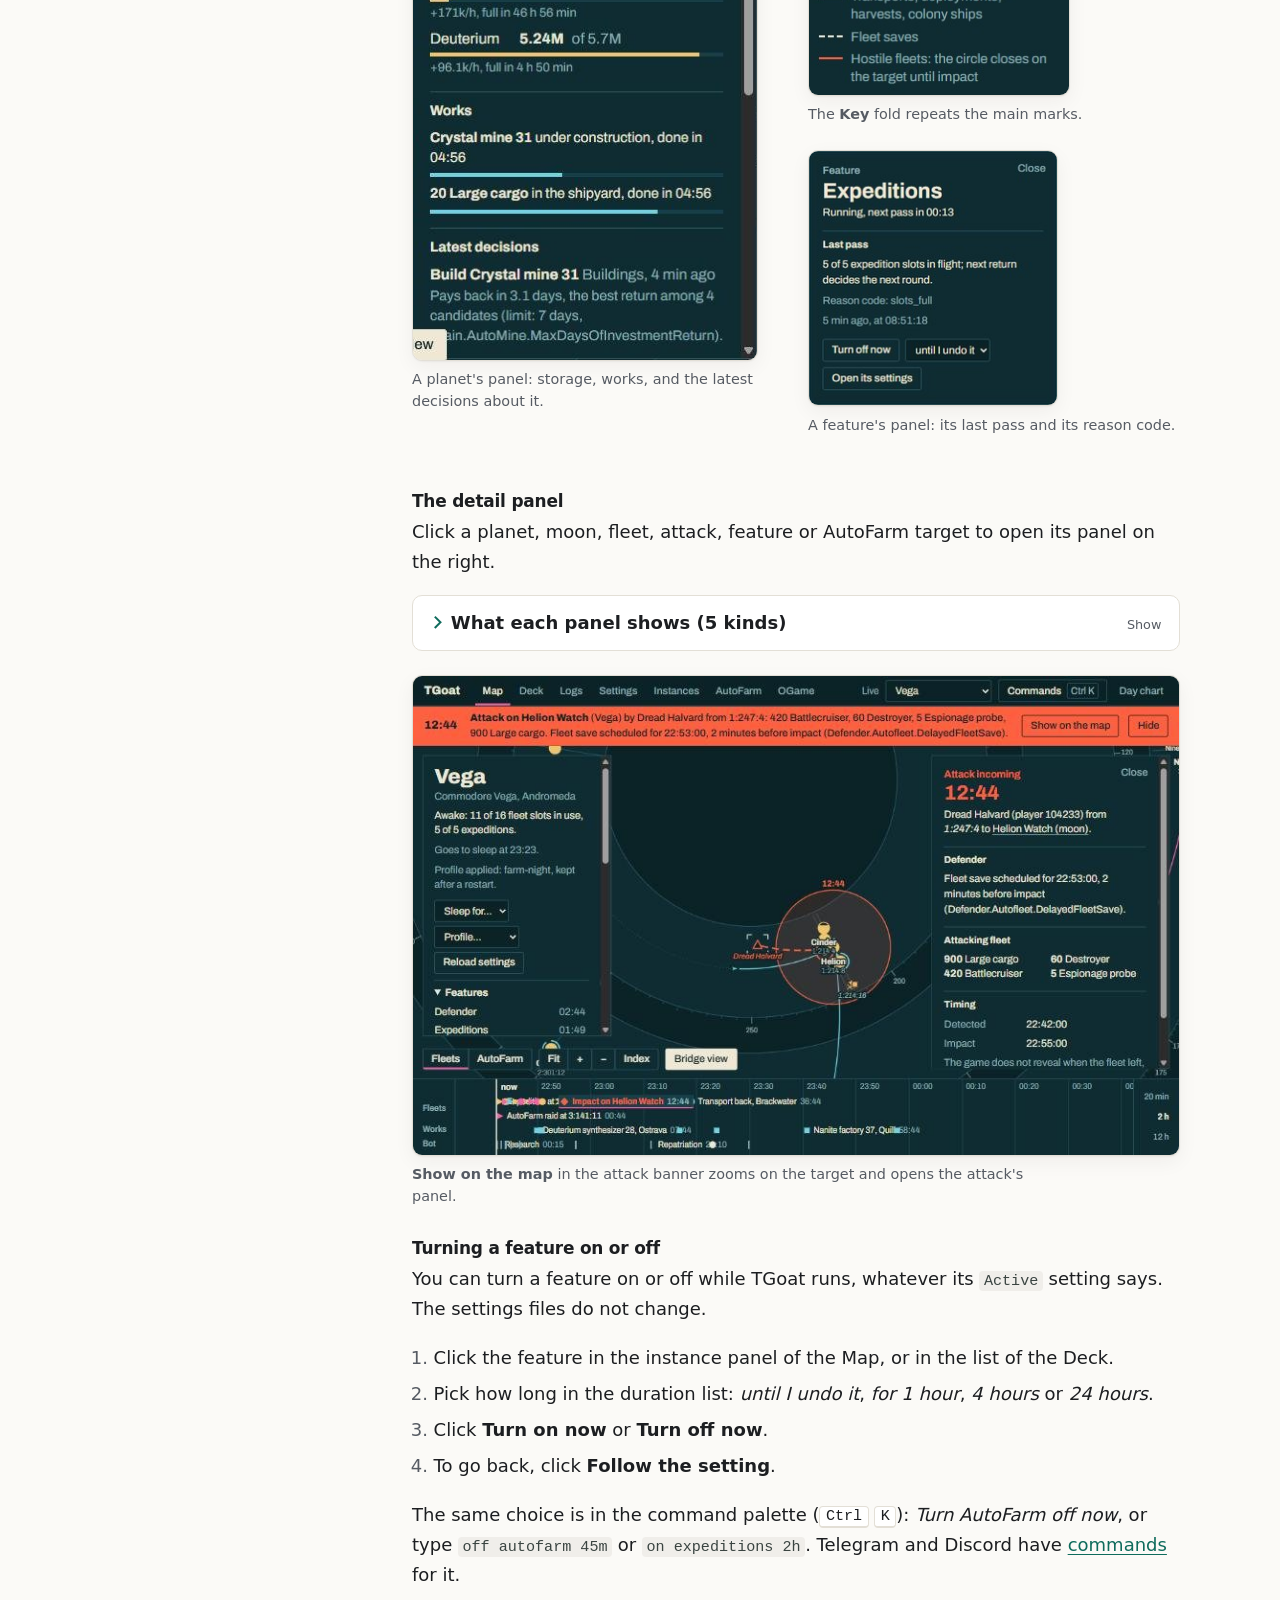
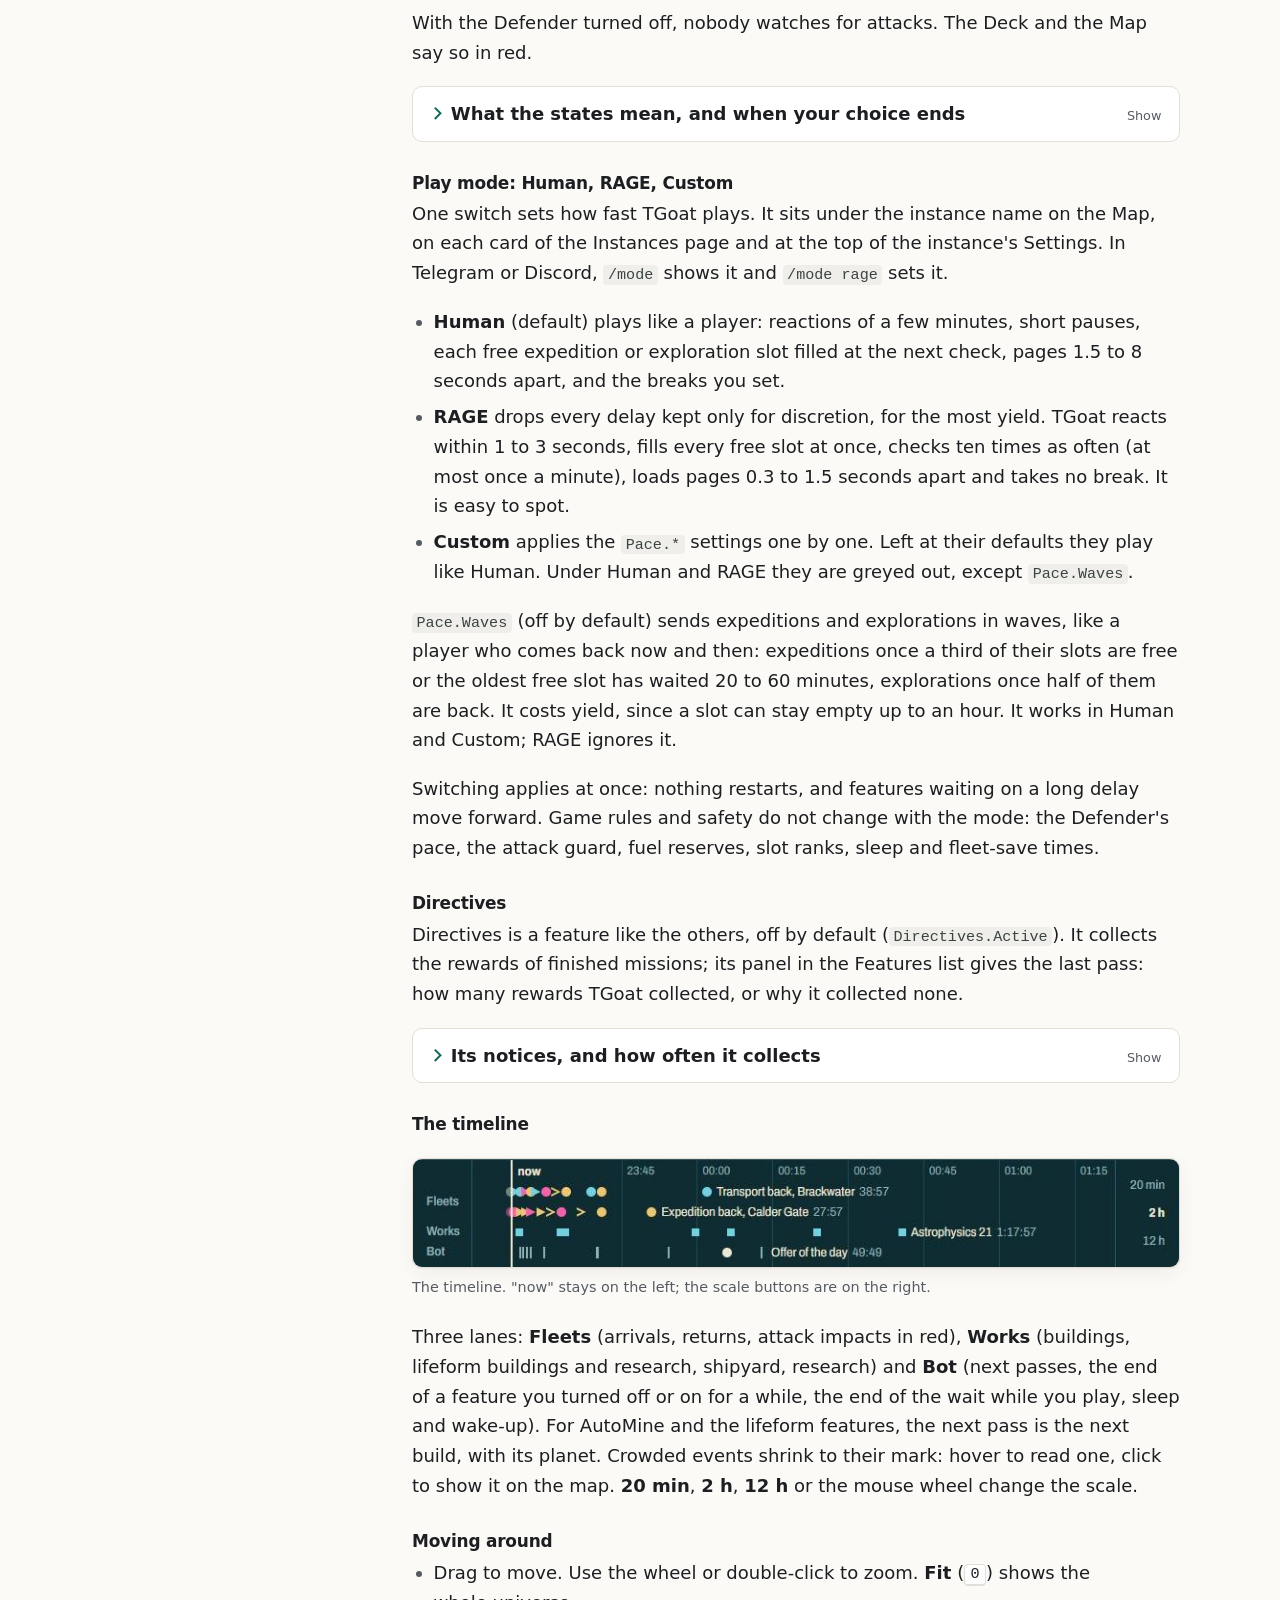
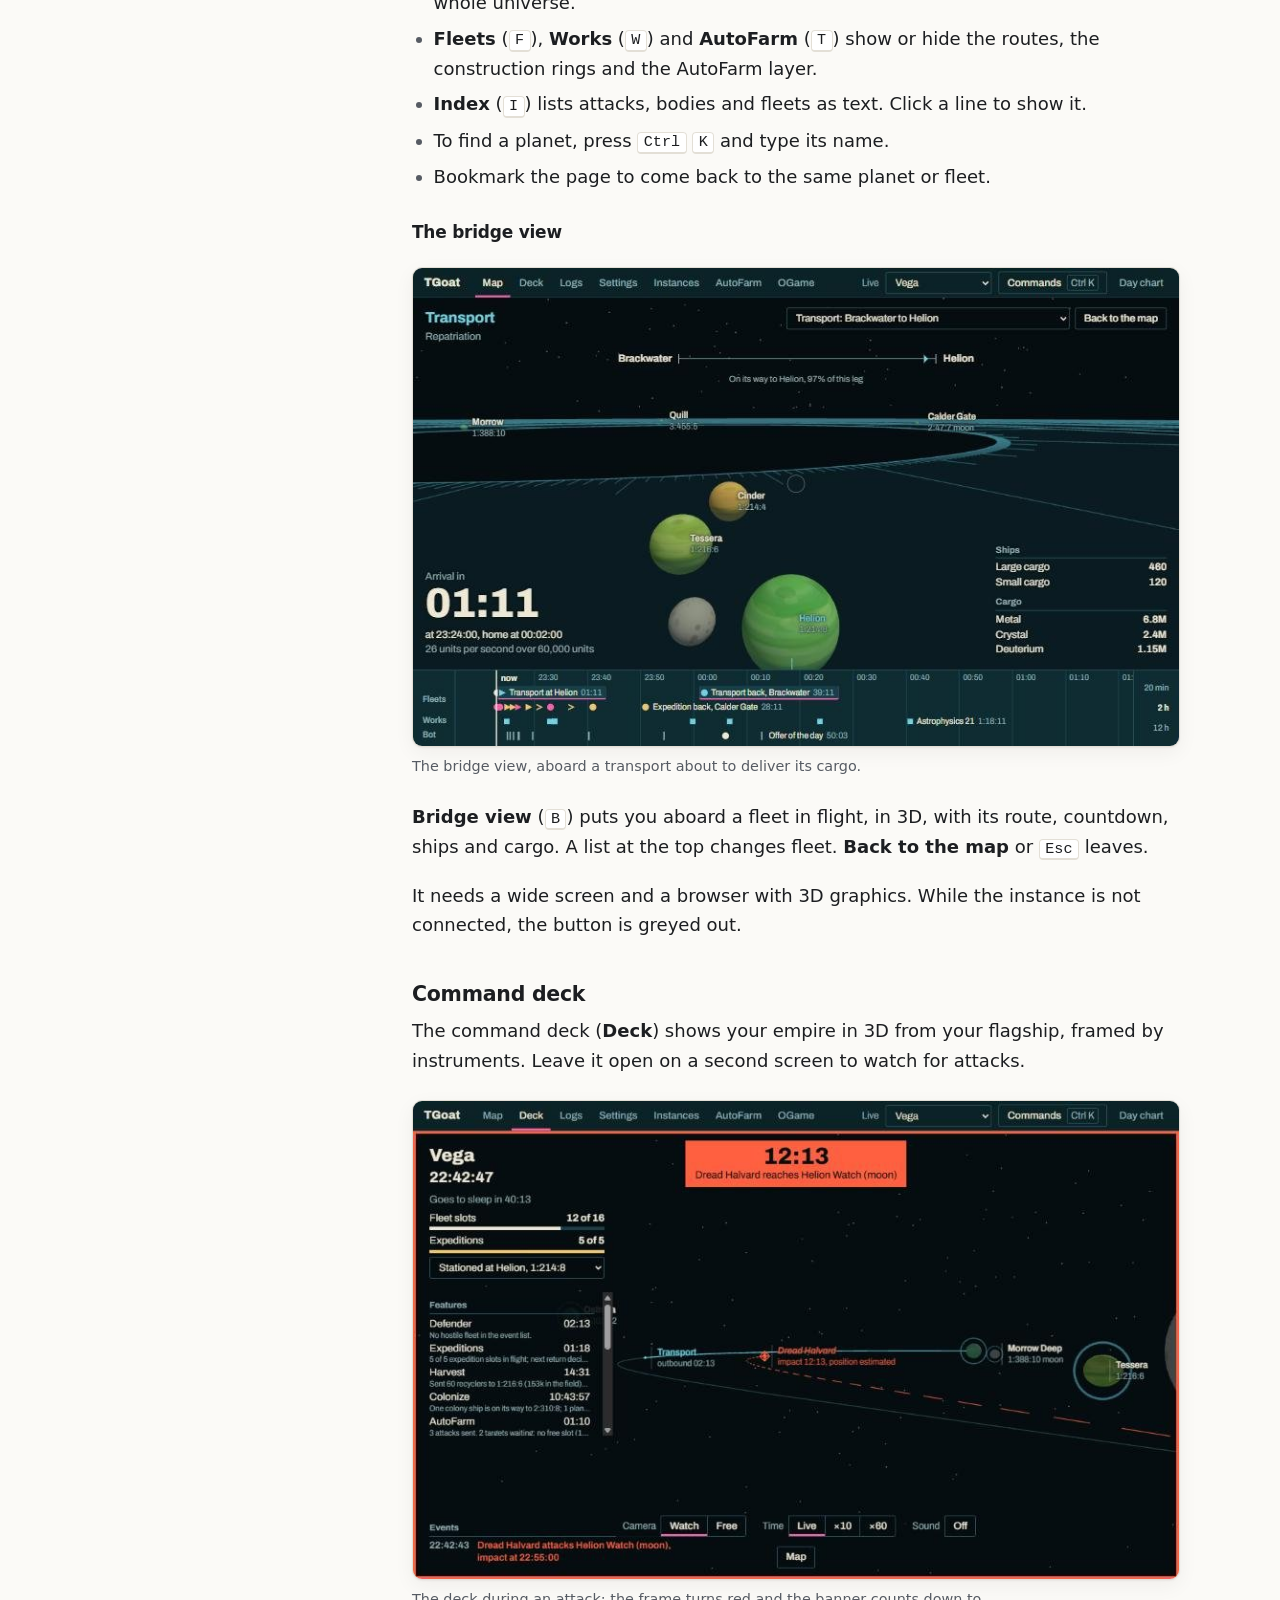
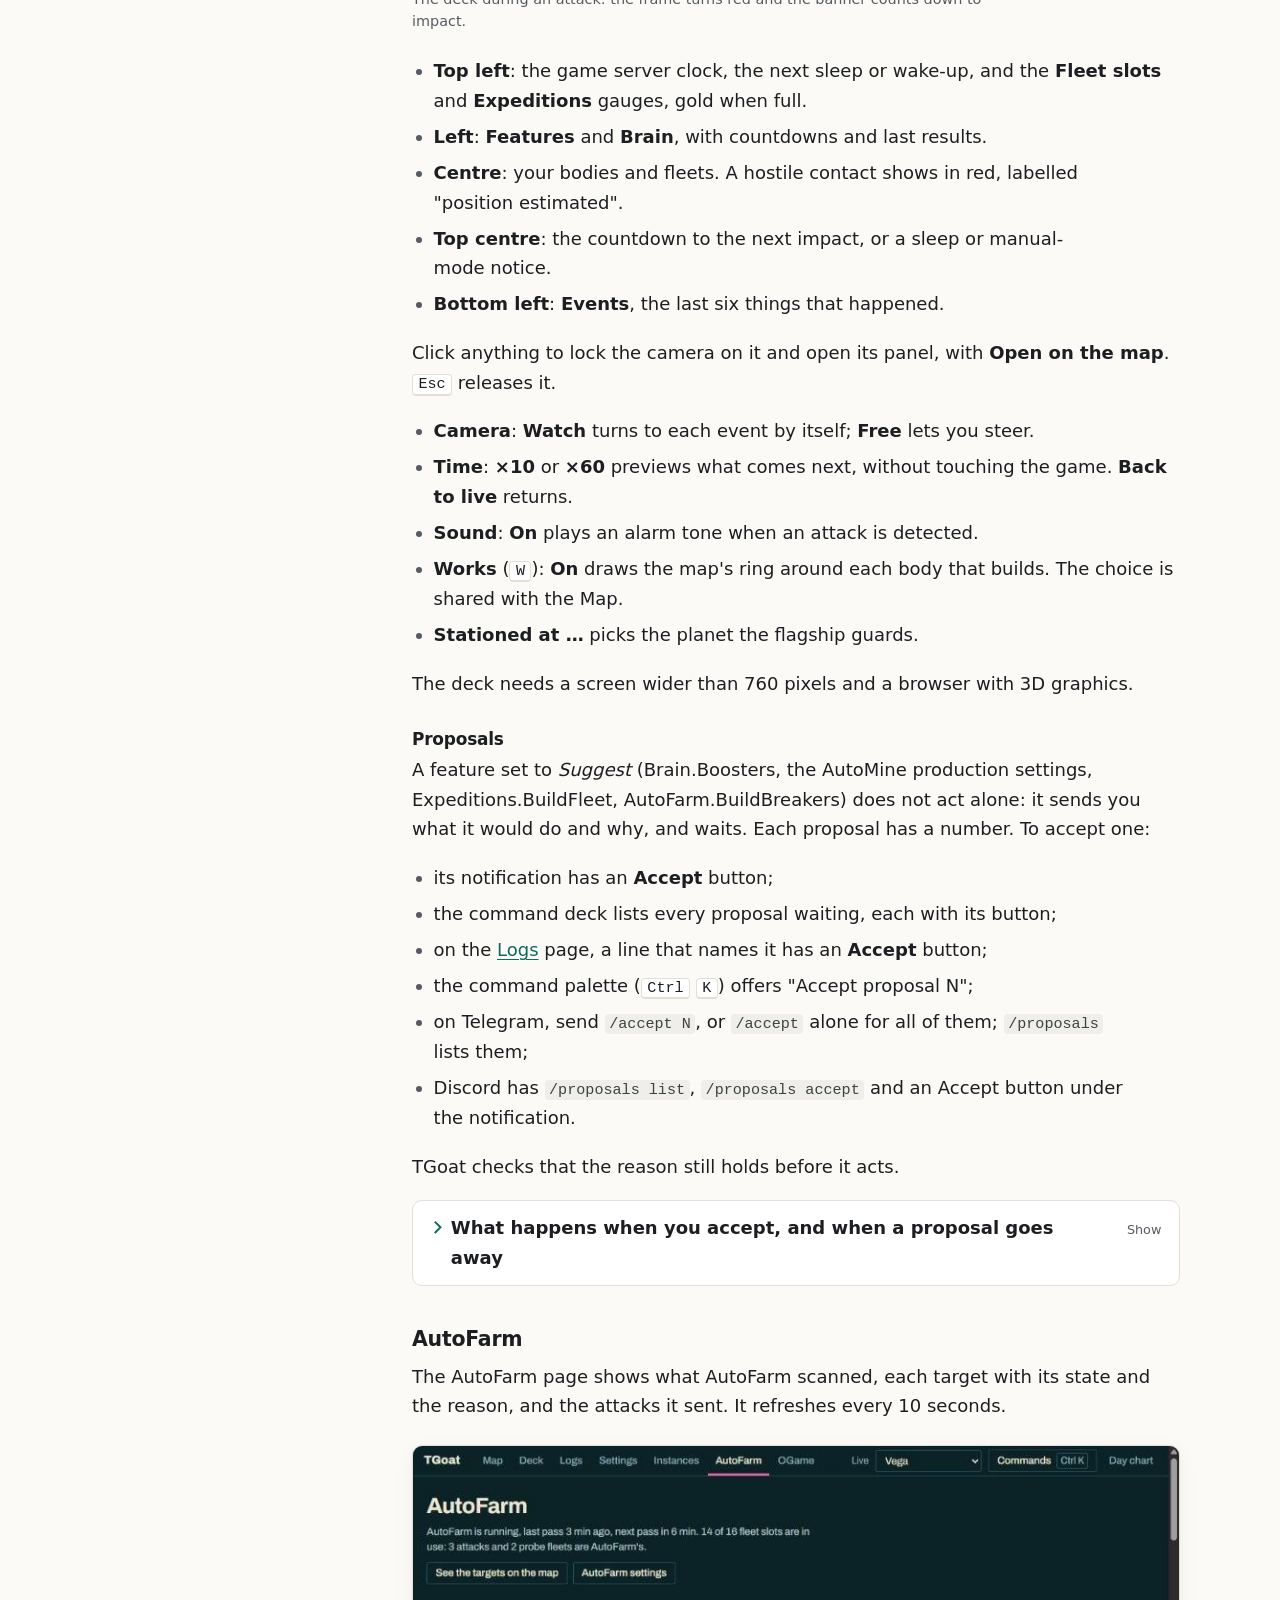
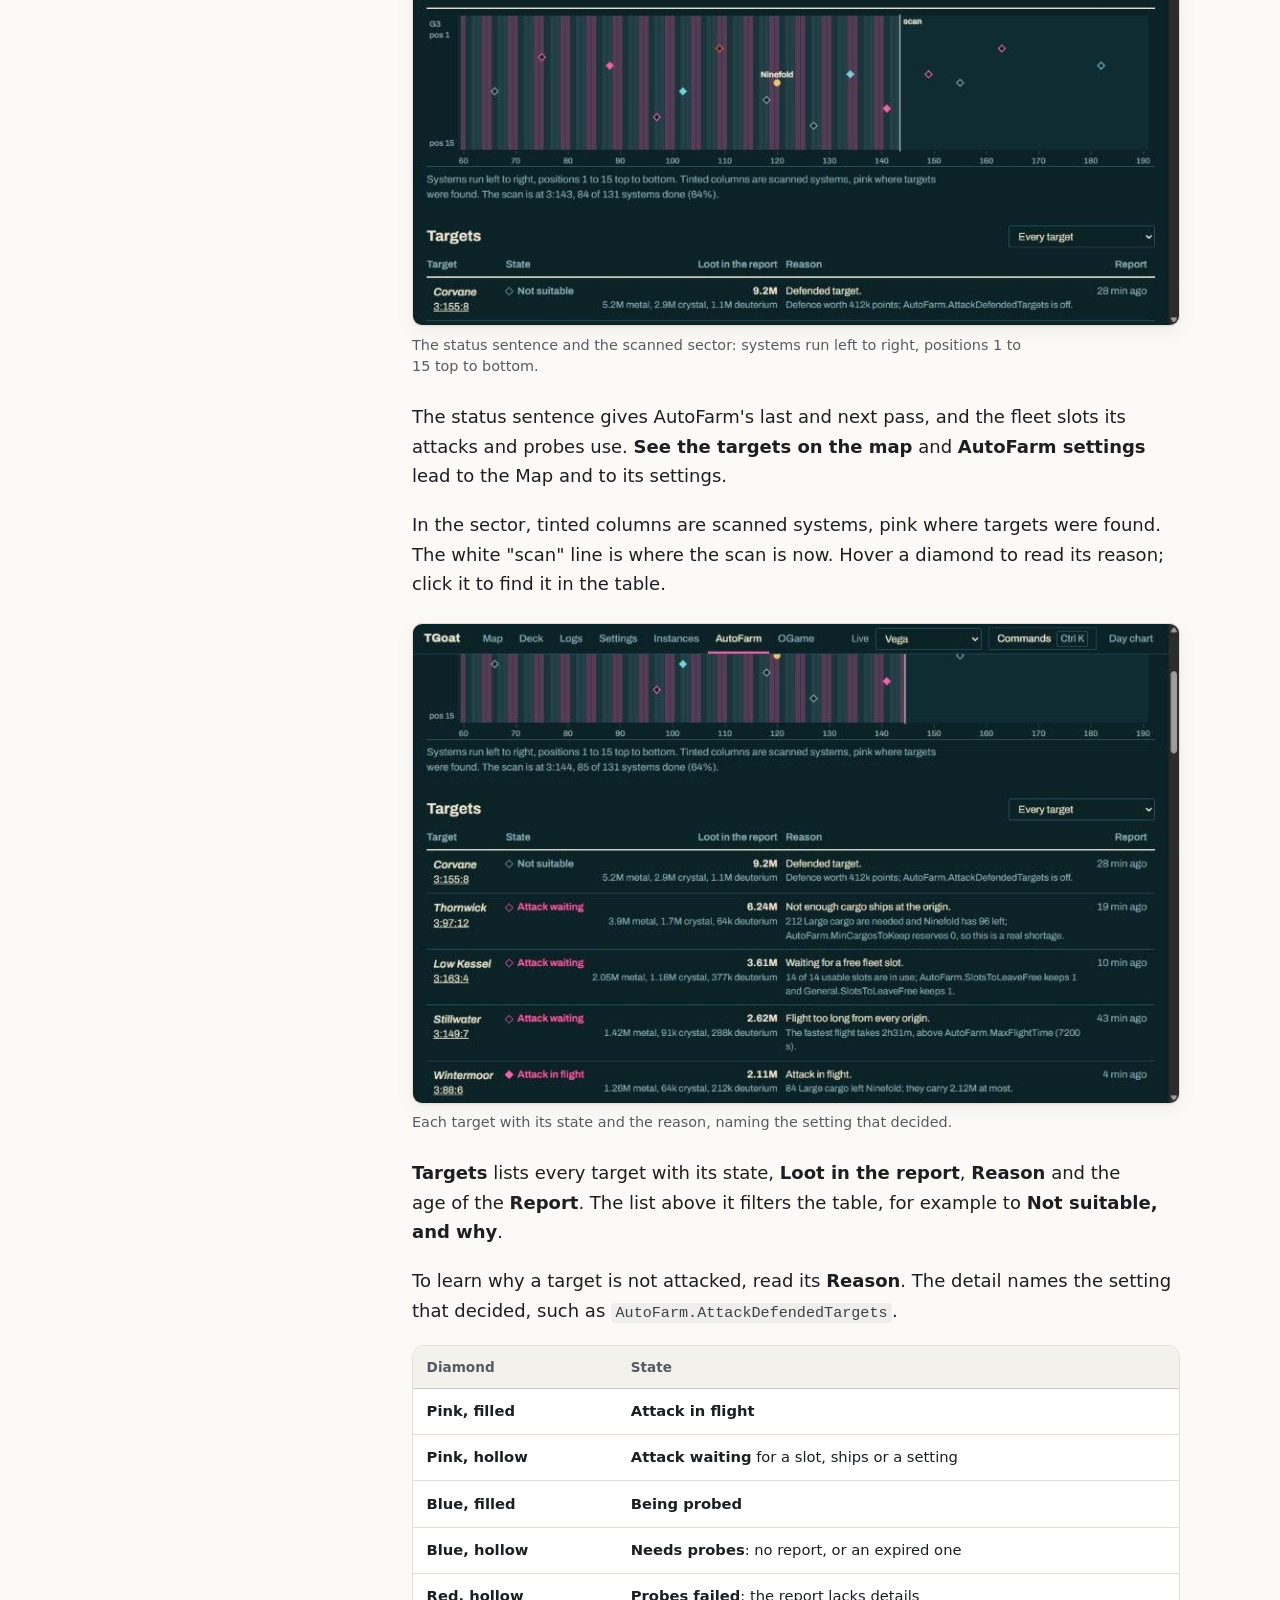
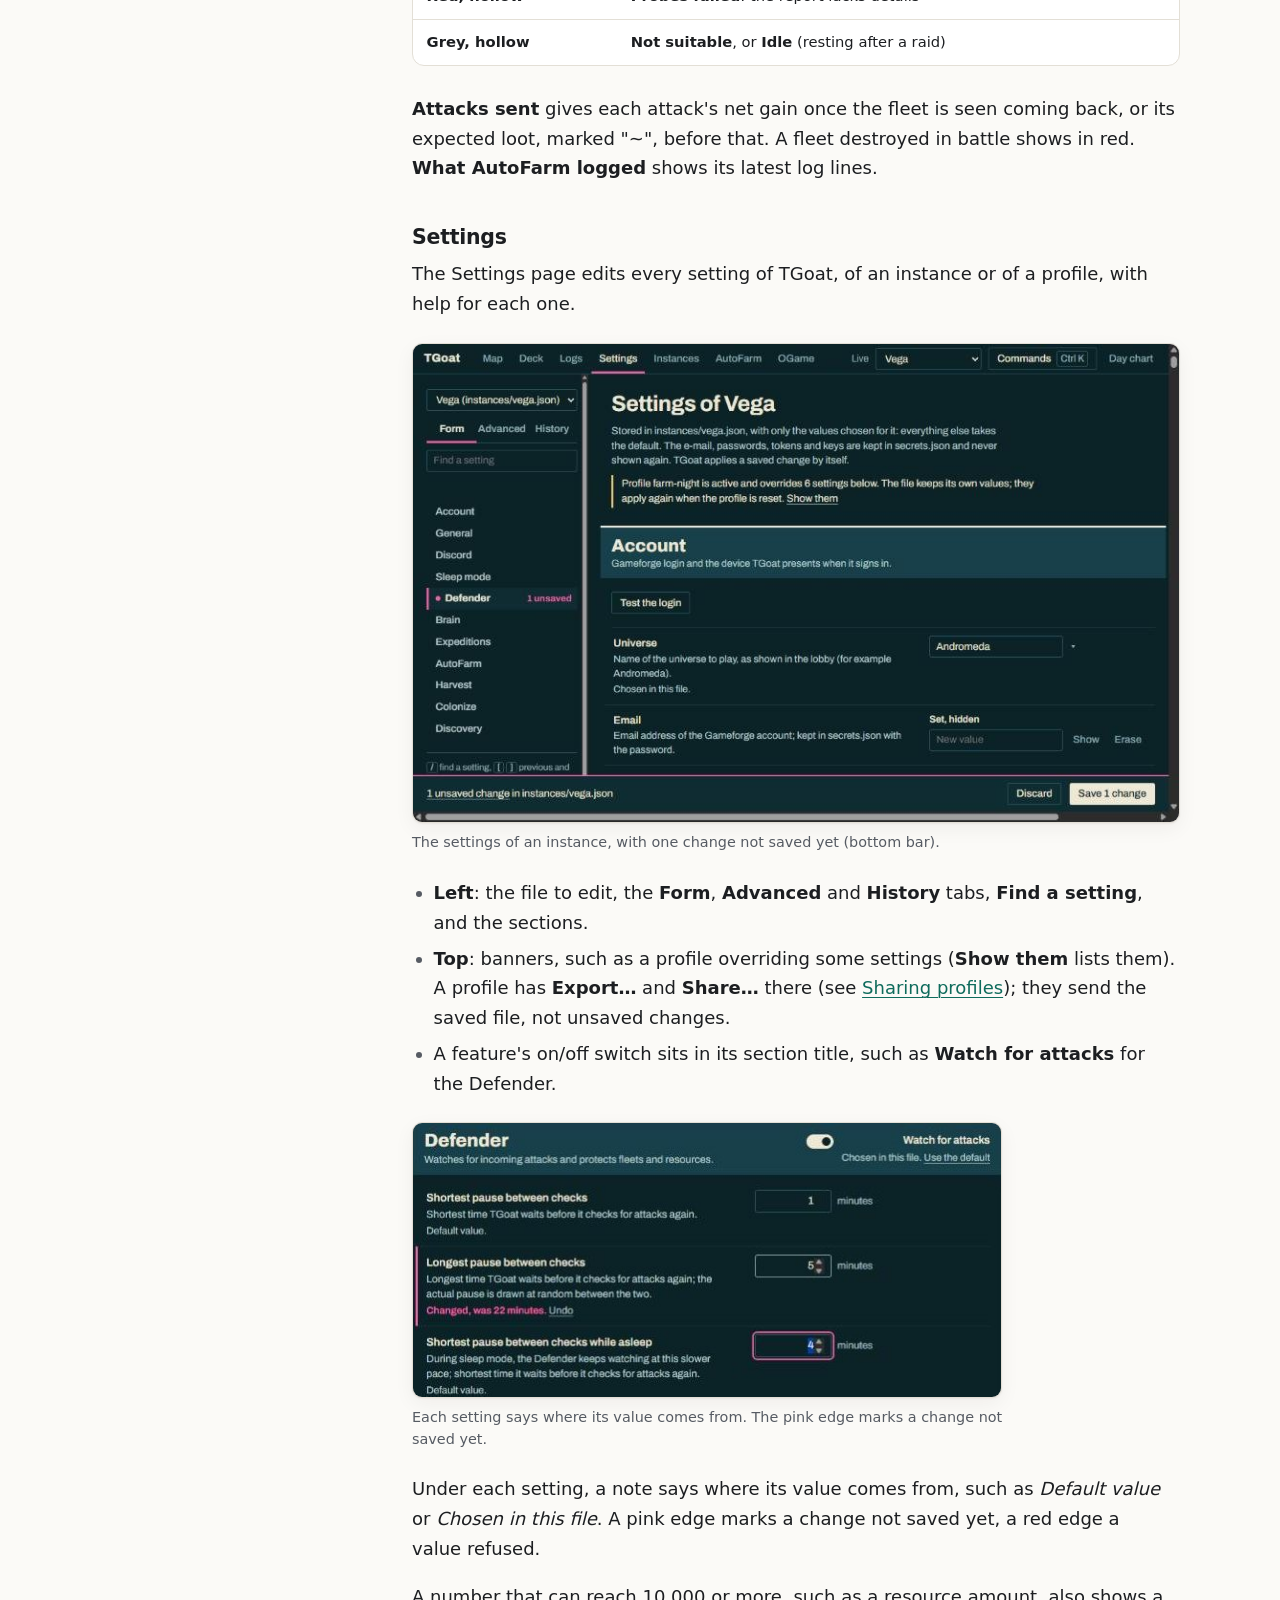
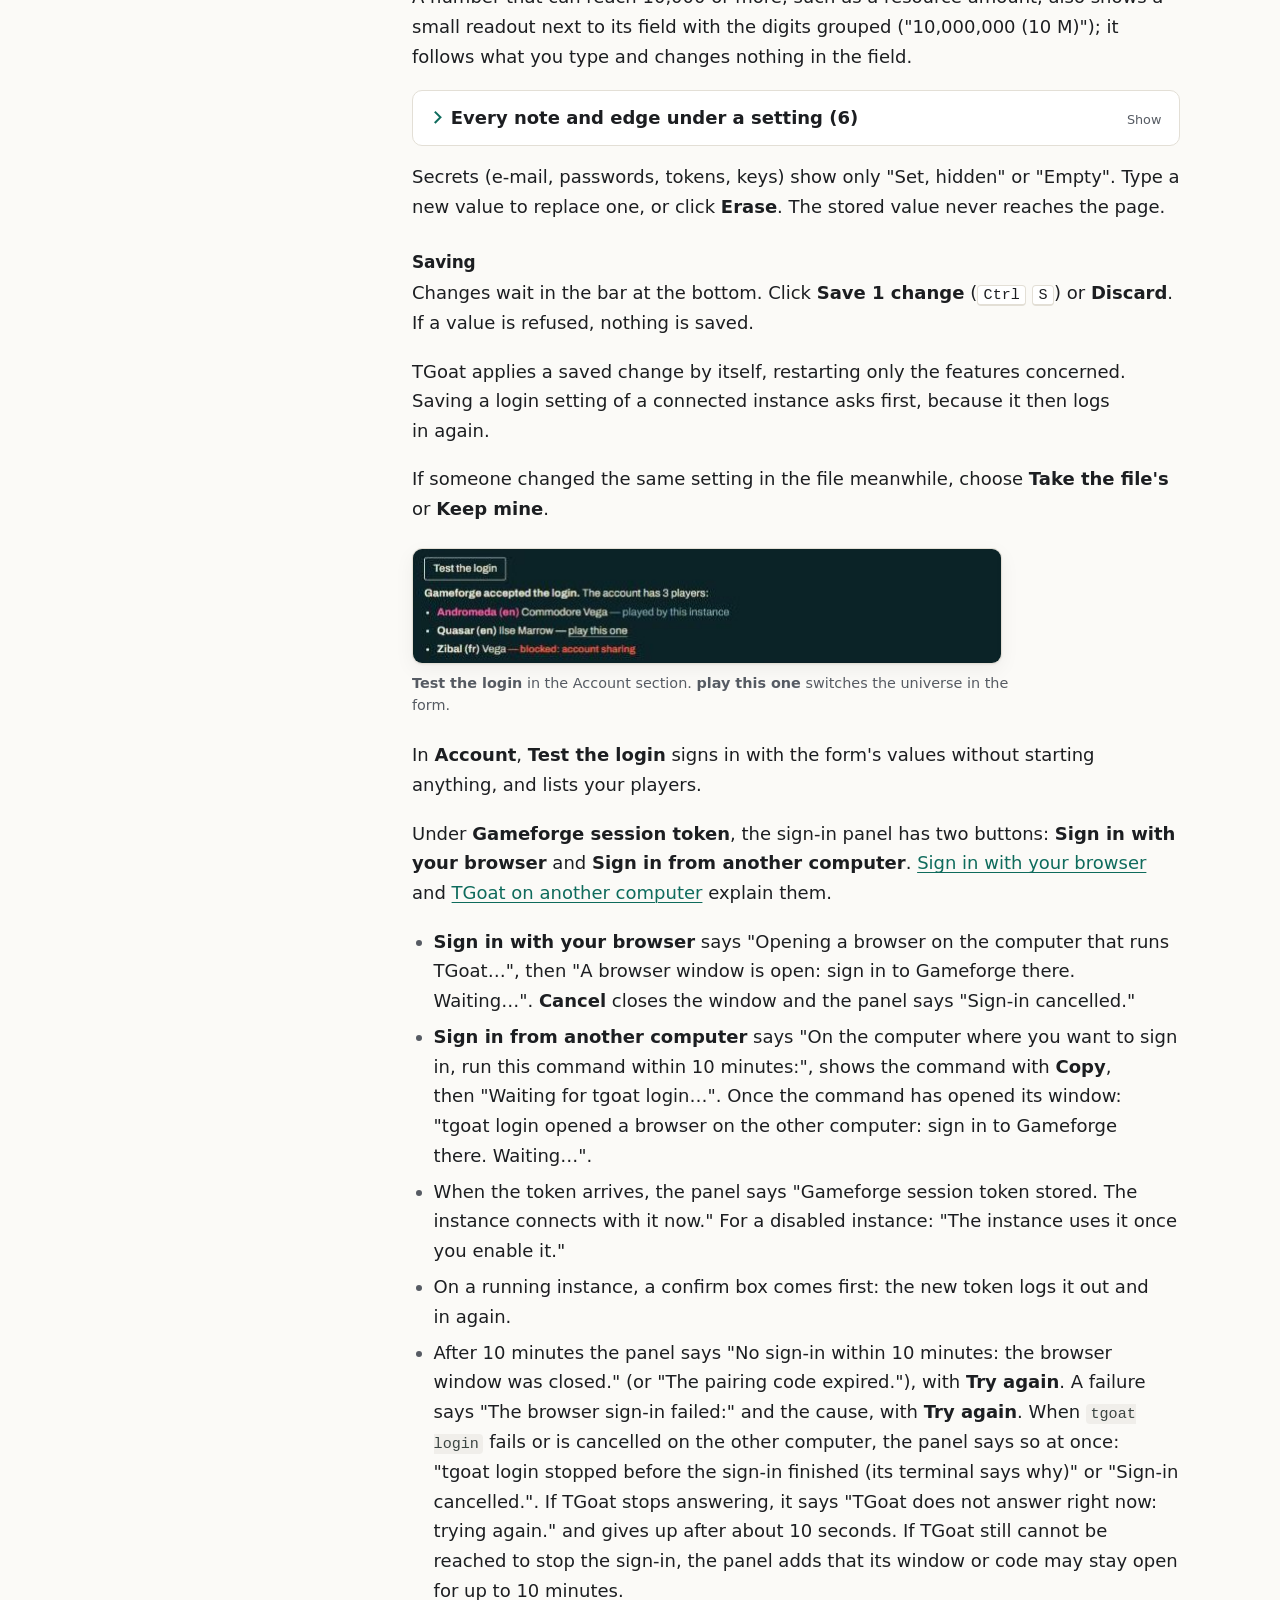
<file: docs/interface.html>
<!doctype html>
<html lang="en">
<head>
<meta charset="utf-8">
<meta name="viewport" content="width=device-width, initial-scale=1">
<meta name="color-scheme" content="light dark">
<title>Web interface · TGoat</title>
<link rel="icon" href="assets/favicon.ico" sizes="any">
<link rel="icon" href="assets/favicon.svg" type="image/svg+xml">
<link rel="apple-touch-icon" href="assets/apple-touch-icon.png">
<link rel="stylesheet" href="assets/guide.css">
<script src="assets/search-index.js" defer></script>
<script src="assets/search.js" defer></script>
<script src="assets/reading.js" defer></script>
</head>
<body>
<a class="skip" href="#main">Skip to content</a>

<div class="site-top">
  <nav class="site-nav" aria-label="Guide">
    <a class="brand" href="index.html" title="TGoat"><img class="brand-mark" src="assets/favicon.svg" width="40" height="40" alt="TGoat"> <span class="alpha-badge">beta</span></a>
    <ul>
      <li><a href="index.html">Home</a></li>
      <li><a href="start.html">Get started</a></li>
      <li><a href="interface.html" aria-current="page">Web interface</a></li>
      <li><a href="settings.html">Settings</a></li>
      <li><a href="discord.html">Discord &amp; Telegram</a></li>
      <li><a href="commands.html">Commands</a></li>
      <li><a href="from-tbot.html">From TBot 3.6</a></li>
      <li><a href="changes.html">Every change</a></li>
      <li><a href="limits.html">Limits</a></li>
    </ul>
  </nav>
  <aside class="alpha-banner" role="note" aria-label="Alpha warning">
    <p><strong>Beta software (0.1.0-beta.2).</strong> Expect bugs. Using a bot breaks OGame's rules and can get your account banned. Start with every feature off and try it on a secondary account first. Back up <code>config/</code> and <code>data/</code> before each update. <a href="start.html#alpha">Read the warnings before you start.</a></p>
  </aside>
</div>

<div class="layout">
<nav class="toc" id="toc" aria-label="On this page">
  <p class="toc-title">On this page</p>
  <ol>
    <li><a href="#ui-first-run">First run: adding your account</a></li>
    <li><a href="#ui-map">Map</a></li>
    <li><a href="#ui-deck">Command deck</a></li>
    <li><a href="#ui-autofarm">AutoFarm</a></li>
    <li><a href="#ui-settings">Settings</a></li>
    <li><a href="#ui-assistant">Setup assistant</a></li>
    <li><a href="#ui-logs">Logs</a></li>
    <li><a href="#ui-reasons">Reason codes</a></li>
    <li><a href="#ui-instances">Instances</a></li>
    <li><a href="#ui-ogame">OGame</a></li>
    <li><a href="#ui-signin">Sign-in</a></li>
    <li><a href="#ui-shell">On every page</a></li>
  </ol>
</nav>

<main id="main">

<h1 class="sr-only">Web interface</h1>

<section aria-labelledby="tour">
<h2 id="tour">Tour of the web interface</h2>
<aside class="in-short" aria-label="In short">
<ul>
  <li>TGoat serves its interface from your computer, at <code>http://localhost:9090</code>. Every page updates live, so you never need to reload.</li>
  <li>The <a href="#ui-map">Map</a> is home: your empire, fleets in flight, attacks and the timeline. Click a feature there to see its last pass or turn it on or off.</li>
  <li>In <a href="#ui-settings">Settings</a>, each feature's switch sits in its section title. Saved changes apply at once, and History restores any earlier version.</li>
  <li>Every pass of a feature ends with a <a href="#ui-reasons">reason code</a> that says what it did or why not. The <a href="#ui-logs">Logs</a> filter on it.</li>
  <li>Before you play by hand, turn on <strong>Manual mode</strong> on the <a href="#ui-ogame">OGame</a> page.</li>
  <li><kbd>Ctrl</kbd> <kbd>K</kbd> opens the command palette on every page.</li>
</ul>
</aside>
<p>When another computer can reach TGoat, every page first asks for your password: see <a href="#ui-signin">Sign-in</a>.</p>
<p>The top bar links seven pages: <strong>Map</strong>, <strong>Deck</strong>, <strong>Logs</strong>, <strong>Settings</strong>, <strong>Instances</strong>, <strong>AutoFarm</strong> and <strong>OGame</strong>. What they share is in <a href="#ui-shell">On every page</a>.</p>

<h3 id="ui-first-run">First run: adding your account</h3>
<p>With no account yet, TGoat opens the <strong>Instances</strong> page at <strong>Add an account</strong>. The other pages link to it.</p>
<figure>
  <img src="img/first-run.jpg" width="800" height="500" alt="The Instances page on the first run: a welcome banner, an empty Accounts list, and the Add an account form with Name of the instance set to Main and Community set to en.">
  <figcaption>The first run. The form starts with the name <em>Main</em> and the English community.</figcaption>
</figure>
<ol>
  <li>In <strong>Name of the instance</strong>, type a name for this account.</li>
  <li>In <strong>Community</strong>, type the two letters of your game community, such as <code>en</code>.</li>
  <li>Enter the <strong>E-mail</strong> and <strong>Password</strong> of your Gameforge account.</li>
  <li>If Gameforge asks for a captcha, or for two-factor, click <strong>Sign in with your browser</strong> under <strong>Session token</strong> (<a href="start.html#browser-login">how</a>). On a server, click <strong>Sign in from another computer</strong> (<a href="start.html#remote-login">how</a>). Or paste a <strong>Session token</strong> (<a href="start.html#token">how</a>). While a browser sign-in runs, the lobby and proxy fields are locked: cancel it to change them.</li>
  <li>Tick <strong>Pioneers test lobby</strong> only if you play there.</li>
  <li>For a proxy, tick <strong>Connect through a proxy</strong> and fill in its fields. Tick <strong>Login only</strong> to use it just for signing in.</li>
  <li>Click <strong>Test the login</strong>. With a captcha, this can take a minute. Nothing is saved yet.</li>
  <li>Pick the universe this instance plays. A blocked player shows in red and can't be picked.</li>
  <li>Click <strong>Create the instance</strong>. It connects at once, with every feature off.</li>
</ol>
<figure>
  <img src="img/first-run-test.jpg" width="515" height="170" alt="After Test the login: Gameforge accepted the login, and three universes are listed with their player; the third is blocked for account sharing. Below, the Create the instance button.">
  <figcaption>The test worked: pick the universe, then create the instance.</figcaption>
</figure>
<p>When the test fails, TGoat says why. Fix the details and test again, or click <strong>save it without testing</strong> and type the universe yourself. An account with no player needs one first: create it from your browser.</p>
<p>A <strong>Telegram (optional)</strong> section then asks for the <strong>Bot token</strong> that @BotFather gave you. Click <strong>Save the token</strong>, then <strong>Link Telegram</strong>: open the link or scan the code, and tap <strong>Start</strong> in Telegram. No chat ID to find. Or click <strong>Skip</strong>. The steps are in <a href="discord.html#telegram-setup">Setting up Telegram</a>.</p>
<p>Next, open <a href="#ui-settings">Settings</a> and turn on features one section at a time. Each feature's switch sits in its section title.</p>
<p>If you come from TBot 3.6, your accounts are already there, with an <strong>Import report</strong>. If the import was blocked, a red banner shows the report and no instance starts until you fix the old files.</p>

<h3 id="ui-map">Map</h3>
<p>The Map is the home page: your whole empire at a glance, with fleets in flight, incoming attacks and what comes next.</p>
<figure>
  <img src="img/map.jpg" width="800" height="500" alt="The Map: on the left the instance panel of Vega; in the centre four galaxy rings with planets, coloured fleet routes, a red circle around an attacked moon and AutoFarm targets as diamonds; below, the timeline with three lanes; at the top, a red attack banner.">
  <figcaption>The Map during an attack, with the AutoFarm layer on. Left, the instance panel; centre, the chart; bottom, the timeline.</figcaption>
</figure>
<ul>
  <li><strong>The instance panel</strong> (left): status, commands, and the <strong>Features</strong> and <strong>Key</strong> folds.</li>
  <li><strong>The chart</strong> (centre): one ring per galaxy, galaxy 1 inside. System 1 is at the top; systems run clockwise.</li>
  <li><strong>The tools</strong> under the chart: layers, zoom, <strong>Index</strong> and <strong>Bridge view</strong>.</li>
  <li><strong>The detail panel</strong> (right) opens when you click something. <kbd>Esc</kbd> closes it.</li>
  <li><strong>The timeline</strong> (bottom): everything due in the coming hours.</li>
</ul>

<h4>Reading the chart</h4>
<p>Your planets are gold discs that fill from the bottom as their fullest storage fills: a full disc is losing production. Coloured lines are fleets in flight, with an arrowhead and a countdown where the fleet is now. A blue ring means a build, a red ring an attack. Hover anything to see its name.</p>
<details>
<summary>All the marks of the chart (14), build rings and attacks</summary>
<p>Fleet routes are bright for the part left to fly.</p>
<p>A blue ring fills around a body while it builds, clockwise from the top. Zoom in and the body gets a third line: what builds, the time left, and +1 for each other busy queue. Hover the body to list them all.</p>
<p>An attacked body gets a red ring, and a red circle closes on it as impact nears. The game does not say when the hostile fleet left, so the map shows no position for it.</p>
<div class="table-wrap" role="region" aria-label="What the map shows" tabindex="0">
<table>
  <caption class="sr-only">What the marks of the map mean</caption>
  <thead><tr><th scope="col">You see</th><th scope="col">It means</th></tr></thead>
  <tbody>
    <tr><th scope="row">Gold disc</th><td>Your planet.</td></tr>
    <tr><th scope="row">Small disc beside it</th><td>Its moon.</td></tr>
    <tr><th scope="row">Blue ring</th><td>Building in progress. The faint part is what is left.</td></tr>
    <tr><th scope="row">Red ring</th><td>Under attack.</td></tr>
    <tr><th scope="row">Gold line</th><td>Expedition.</td></tr>
    <tr><th scope="row">Pink line</th><td>AutoFarm raid or attack. Dotted: espionage.</td></tr>
    <tr><th scope="row">Blue line</th><td>Transport, deployment (dashed), harvest (dotted), colony ship.</td></tr>
    <tr><th scope="row">White dashed line</th><td>Fleet save.</td></tr>
    <tr><th scope="row">Grey line</th><td>Any other mission.</td></tr>
    <tr><th scope="row">Round dot</th><td>Fleet holding at its destination.</td></tr>
    <tr><th scope="row">Cross, italic coordinates</th><td>A destination that isn't yours.</td></tr>
    <tr><th scope="row">Red triangle</th><td>The attacker's planet.</td></tr>
    <tr><th scope="row">Diamonds</th><td>AutoFarm targets, as on the <a href="#ui-autofarm">AutoFarm page</a>.</td></tr>
    <tr><th scope="row">Ticks inside a ring</th><td>Systems AutoFarm scanned. Pink: targets found.</td></tr>
  </tbody>
</table>
</div>
</details>

<h4>The instance panel</h4>
<p>The status sentence says whether the instance is awake or asleep, and how many fleet and expedition slots are in use. A login problem shows in red.</p>
<ul>
  <li><strong>Sleep for…</strong> puts the instance to sleep now, for 30 minutes to 8 hours. <strong>Wake up</strong> ends it.</li>
  <li><strong>Profile…</strong> loads a profile, or resets to the instance's own settings.</li>
  <li><strong>Reload settings</strong> reads the settings files now. TGoat already does it when a file changes.</li>
  <li><strong>Features</strong> lists each feature with its state and the countdown to its next pass. Click one to open its panel, or to <a href="#feature-switch">turn it on or off</a>.</li>
  <li>When a research runs, a line names it with its countdown. Click the name to see why TGoat chose it.</li>
</ul>
<details>
<summary>A sleep you ask for, and bedtime</summary>
<p>Bedtime still happens at its time, with its fleet-save, and the instance stays asleep. If the sleep ends during the night, it sleeps on until the wake-up time. A new connection to the game keeps the sleep; disabling the instance or restarting TGoat ends it.</p>
</details>
<details id="night-watch">
<summary>The Defender while the instance sleeps</summary>
<p>Every request to the game marks your current planet active, even a look at the event list. So by default the Defender watches on alert (<code>Defender.NightWatch</code> set to OnAlert). TGoat keeps the game's notification channel open, as the game tab of a browser does, day and night; it marks no activity. At night the Defender sends nothing while no message comes.</p>
<ul>
  <li>A new message, a spy report for example, brings a check 1 to 3 minutes later. If it sees no attack, one more check comes 8 to 15 minutes after the message (<code>Defender.NightWatchFollowUp</code>): most attackers send their fleet a few minutes after reading their report. A later message, not in the same burst as the first, gets its own look 8 to 15 minutes later. Any message counts: your fleets' reports and private messages too. The Defender listens by day as well, so a message just before bedtime keeps its checks at night.</li>
  <li>A reconnection of the channel at night brings one check: a message may have come while it was not listening.</li>
  <li>An attack it sees is followed until it is handled or gone.</li>
  <li>Every 20 to 40 minutes, TGoat checks that the game still listens, without asking the game anything. If the game ignores or refuses that check, TGoat opens a fresh connection every 20 to 40 minutes instead, before closing the old one, so nothing is missed.</li>
</ul>
<p>An attack sent without a fresh espionage report, or after these checks, is not seen. If the channel cannot open, stays down, stops answering, reopens more than 4 times in an hour, or your proxy refuses its port, you get a warning and the Defender checks at its sleep pace (every 4 to 8 minutes by default) until the wake-up. Always does that all night, so one planet looks active. Never starts no new check; an action already planned (a fleet-save, a recheck, hiding resources, a missile defence held by a passing error) still happens. The bedtime notice says which one applies.</p>
</details>
<div class="figs">
<figure>
  <img src="img/map-planet.jpg" width="346" height="615" alt="The detail panel of the planet Helion: coordinates, fields and temperature; three resource bars with amount, capacity, production per hour and time until full; works in progress with progress bars; the latest decisions of the Brain.">
  <figcaption>A planet's panel: storage, works, and the latest decisions about it.</figcaption>
</figure>
<div>
<figure>
  <img src="img/map-key.jpg" width="262" height="349" alt="The Key fold: your planets fill up as their fullest storage fills; a ring fills around a body while it builds, zoom in to read what and how long, W hides the rings; then the line colours for expeditions, AutoFarm raids and espionage, transports, fleet saves and hostile fleets.">
  <figcaption>The <strong>Key</strong> fold repeats the main marks.</figcaption>
</figure>
<figure>
  <img src="img/map-feature.jpg" width="250" height="256" alt="The panel of the Expeditions feature: Running, next pass in 00:13; last pass: 5 of 5 expedition slots in flight; reason code slots_full; a Turn off now button with a duration menu set to until I undo it, and Open its settings.">
  <figcaption>A feature's panel: its last pass and its reason code.</figcaption>
</figure>
</div>
</div>

<h4>The detail panel</h4>
<p>Click a planet, moon, fleet, attack, feature or AutoFarm target to open its panel on the right.</p>
<details>
<summary>What each panel shows (5 kinds)</summary>
<ul>
  <li><strong>A planet or moon</strong>:
    <ul>
      <li>storage and time until full;</li>
      <li><strong>Works</strong>: what builds, with its countdown (buildings, lifeform buildings, lifeform research, shipyard), and which queues are idle;</li>
      <li><strong>Levels</strong>: every building, the one in progress highlighted, and under them TGoat's decision with its reason and next pass. On a planet with a lifeform, <strong>Lifeform</strong> shows its lifeform buildings;</li>
      <li>the other decisions, flights, docked ships and defences.</li>
    </ul>
    A moon shows what the last reading of the empire found on it.</li>
  <li><strong>A fleet</strong>: its <strong>Schedule</strong>, ships, cargo and the feature that sent it. <strong>Board this fleet</strong> follows it in 3D.</li>
  <li><strong>An attack</strong>: the countdown, the attacker, the Defender's decision and the attacking fleet.</li>
  <li><strong>A feature</strong>: its <strong>Last pass</strong> with the reason code, a <strong>Turn on now</strong> or <strong>Turn off now</strong> button, and <strong>Open its settings</strong>.</li>
  <li><strong>An AutoFarm target</strong>: its state, the reason and its last report.</li>
</ul>
</details>
<figure>
  <img src="img/map-attack.jpg" width="800" height="500" alt="The map zoomed on an attack: a red circle around the moon Helion Watch, the attacker's red triangle, and the attack panel with the countdown, the Defender's plan, the attacking fleet and the timing.">
  <figcaption><strong>Show on the map</strong> in the attack banner zooms on the target and opens the attack's panel.</figcaption>
</figure>
<h4 id="feature-switch">Turning a feature on or off</h4>
<p>You can turn a feature on or off while TGoat runs, whatever its <code>Active</code> setting says. The settings files do not change.</p>
<ol>
  <li>Click the feature in the instance panel of the Map, or in the list of the Deck.</li>
  <li>Pick how long in the duration list: <em>until I undo it</em>, <em>for 1 hour</em>, <em>4 hours</em> or <em>24 hours</em>.</li>
  <li>Click <strong>Turn on now</strong> or <strong>Turn off now</strong>.</li>
  <li>To go back, click <strong>Follow the setting</strong>.</li>
</ol>
<p>The same choice is in the command palette (<kbd>Ctrl</kbd> <kbd>K</kbd>): <em>Turn AutoFarm off now</em>, or type <code>off autofarm 45m</code> or <code>on expeditions 2h</code>. Telegram and Discord have <a href="commands.html#cmd-instance">commands</a> for it.</p>
<p>With the Defender turned off, nobody watches for attacks. The Deck and the Map say so in red.</p>
<details>
<summary>What the states mean, and when your choice ends</summary>
<p>In the Features list, a feature that isn't running reads <em>off</em> (in the settings), <em>off by you</em> or <em>off until 12:11</em> (turned off by hand) or <em>paused</em> (sleep, manual mode, or while you play in the game). One you turned on by hand reads <em>on by you</em>. In its panel, the state line shows both the state you chose and the setting: <em>Running, turned on by you (setting: off)</em>, <em>Off until 18:00 (setting: on)</em>.</p>
<p>The choice ends when you click <strong>Follow the setting</strong>, when the duration ends, or when the feature's <code>Active</code> setting is written (Settings page, <code>/settings set</code>, a text editor). Reloading the settings, sleep, breaks, a reconnection, loading a profile and a restart of TGoat do not end it.</p>
<p>Sleep, manual mode, breaks, a planned ghost sleep and the wait while you play still hold a feature you turned on: it starts when they end. The <strong>Whole Brain</strong> row turns the whole Brain on or off. A Brain feature you turn on while the Brain is off runs alone, without the rest of the Brain.</p>
</details>

<h4 id="ui-mode">Play mode: Human, RAGE, Custom</h4>
<p>One switch sets how fast TGoat plays. It sits under the instance name on the Map, on each card of the Instances page and at the top of the instance's Settings. In Telegram or Discord, <code>/mode</code> shows it and <code>/mode rage</code> sets it.</p>
<ul>
  <li><strong>Human</strong> (default) plays like a player: reactions of a few minutes, short pauses, each free expedition or exploration slot filled at the next check, pages 1.5 to 8 seconds apart, and the breaks you set.</li>
  <li><strong>RAGE</strong> drops every delay kept only for discretion, for the most yield. TGoat reacts within 1 to 3 seconds, fills every free slot at once, checks ten times as often (at most once a minute), loads pages 0.3 to 1.5 seconds apart and takes no break. It is easy to spot.</li>
  <li><strong>Custom</strong> applies the <code>Pace.*</code> settings one by one. Left at their defaults they play like Human. Under Human and RAGE they are greyed out, except <code>Pace.Waves</code>.</li>
</ul>
<p><code>Pace.Waves</code> (off by default) sends expeditions and explorations in waves, like a player who comes back now and then: expeditions once a third of their slots are free or the oldest free slot has waited 20 to 60 minutes, explorations once half of them are back. It costs yield, since a slot can stay empty up to an hour. It works in Human and Custom; RAGE ignores it.</p>
<p>Switching applies at once: nothing restarts, and features waiting on a long delay move forward. Game rules and safety do not change with the mode: the Defender's pace, the attack guard, fuel reserves, slot ranks, sleep and fleet-save times.</p>

<h4 id="ui-directives">Directives</h4>
<p>Directives is a feature like the others, off by default (<code>Directives.Active</code>). It collects the rewards of finished missions; its panel in the Features list gives the last pass: how many rewards TGoat collected, or why it collected none.</p>
<details>
<summary>Its notices, and how often it collects</summary>
<p><code>Directives.Notify</code> says when you get a notice: every reward, only when Dark Matter comes in (the default), or never. The notice and the log line name each mission and its chapter. A mission that is not finished is never collected.</p>
<p>Every game page shows how many rewards wait. TGoat reads that number from the pages it already loads, and when it goes up it collects sooner, but not more than once every 30 to 60 minutes. The reason codes are in the <a href="#ui-reasons">table below</a>.</p>
</details>



<h4>The timeline</h4>
<figure>
  <img src="img/map-timeline.jpg" width="800" height="112" alt="The timeline: three lanes named Fleets, Works and Bot; now on the left; time marks every 15 minutes; events with a coloured mark, a label and a countdown; on the right the scales 20 min, 2 h and 12 h.">
  <figcaption>The timeline. "now" stays on the left; the scale buttons are on the right.</figcaption>
</figure>
<p>Three lanes: <strong>Fleets</strong> (arrivals, returns, attack impacts in red), <strong>Works</strong> (buildings, lifeform buildings and research, shipyard, research) and <strong>Bot</strong> (next passes, the end of a feature you turned off or on for a while, the end of the wait while you play, sleep and wake-up). For AutoMine and the lifeform features, the next pass is the next build, with its planet. Crowded events shrink to their mark: hover to read one, click to show it on the map. <strong>20 min</strong>, <strong>2 h</strong>, <strong>12 h</strong> or the mouse wheel change the scale.</p>

<h4>Moving around</h4>
<ul>
  <li>Drag to move. Use the wheel or double-click to zoom. <strong>Fit</strong> (<kbd>0</kbd>) shows the whole universe.</li>
  <li><strong>Fleets</strong> (<kbd>F</kbd>), <strong>Works</strong> (<kbd>W</kbd>) and <strong>AutoFarm</strong> (<kbd>T</kbd>) show or hide the routes, the construction rings and the AutoFarm layer.</li>
  <li><strong>Index</strong> (<kbd>I</kbd>) lists attacks, bodies and fleets as text. Click a line to show it.</li>
  <li>To find a planet, press <kbd>Ctrl</kbd> <kbd>K</kbd> and type its name.</li>
  <li>Bookmark the page to come back to the same planet or fleet.</li>
</ul>

<h4>The bridge view</h4>
<figure>
  <img src="img/bridge.jpg" width="800" height="500" alt="The bridge view: a 3D scene seen from a transport fleet, with planets and galaxy rings; at the top the mission and the fleet picker, Transport: Brackwater to Helion, with the route below them; at the bottom left the countdown to arrival; at the bottom right the ships and cargo.">
  <figcaption>The bridge view, aboard a transport about to deliver its cargo.</figcaption>
</figure>
<p><strong>Bridge view</strong> (<kbd>B</kbd>) puts you aboard a fleet in flight, in 3D, with its route, countdown, ships and cargo. A list at the top changes fleet. <strong>Back to the map</strong> or <kbd>Esc</kbd> leaves.</p>
<p>It needs a wide screen and a browser with 3D graphics. While the instance is not connected, the button is greyed out.</p>

<h3 id="ui-deck">Command deck</h3>
<p>The command deck (<strong>Deck</strong>) shows your empire in 3D from your flagship, framed by instruments. Leave it open on a second screen to watch for attacks.</p>
<figure>
  <img src="img/deck.jpg" width="800" height="500" alt="The command deck during an attack: a red frame and a red banner with the countdown Dread Halvard reaches Helion Watch; on the left the instance clock, fleet slot and expedition gauges and the features; in the 3D scene a transport and the estimated position of the hostile fleet; at the bottom the Events feed and the Camera, Time and Sound controls.">
  <figcaption>The deck during an attack: the frame turns red and the banner counts down to impact.</figcaption>
</figure>
<ul>
  <li><strong>Top left</strong>: the game server clock, the next sleep or wake-up, and the <strong>Fleet slots</strong> and <strong>Expeditions</strong> gauges, gold when full.</li>
  <li><strong>Left</strong>: <strong>Features</strong> and <strong>Brain</strong>, with countdowns and last results.</li>
  <li><strong>Centre</strong>: your bodies and fleets. A hostile contact shows in red, labelled "position estimated".</li>
  <li><strong>Top centre</strong>: the countdown to the next impact, or a sleep or manual-mode notice.</li>
  <li><strong>Bottom left</strong>: <strong>Events</strong>, the last six things that happened.</li>
</ul>
<p>Click anything to lock the camera on it and open its panel, with <strong>Open on the map</strong>. <kbd>Esc</kbd> releases it.</p>
<ul>
  <li><strong>Camera</strong>: <strong>Watch</strong> turns to each event by itself; <strong>Free</strong> lets you steer.</li>
  <li><strong>Time</strong>: <strong>×10</strong> or <strong>×60</strong> previews what comes next, without touching the game. <strong>Back to live</strong> returns.</li>
  <li><strong>Sound</strong>: <strong>On</strong> plays an alarm tone when an attack is detected.</li>
  <li><strong>Works</strong> (<kbd>W</kbd>): <strong>On</strong> draws the map's ring around each body that builds. The choice is shared with the Map.</li>
  <li><strong>Stationed at …</strong> picks the planet the flagship guards.</li>
</ul>
<p>The deck needs a screen wider than 760 pixels and a browser with 3D graphics.</p>

<h4 id="ui-proposals">Proposals</h4>
<p>A feature set to <em>Suggest</em> (Brain.Boosters, the AutoMine production settings, Expeditions.BuildFleet, AutoFarm.BuildBreakers) does not act alone: it sends you what it would do and why, and waits. Each proposal has a number. To accept one:</p>
<ul>
  <li>its notification has an <strong>Accept</strong> button;</li>
  <li>the command deck lists every proposal waiting, each with its button;</li>
  <li>on the <a href="#log-links">Logs</a> page, a line that names it has an <strong>Accept</strong> button;</li>
  <li>the command palette (<kbd>Ctrl</kbd> <kbd>K</kbd>) offers "Accept proposal N";</li>
  <li>on Telegram, send <code>/accept N</code>, or <code>/accept</code> alone for all of them; <code>/proposals</code> lists them;</li>
  <li>Discord has <code>/proposals list</code>, <code>/proposals accept</code> and an Accept button under the notification.</li>
</ul>
<p>TGoat checks that the reason still holds before it acts.</p>
<details>
<summary>What happens when you accept, and when a proposal goes away</summary>
<p>When you accept, TGoat first reads the game again and checks that the reason still holds. If it does, TGoat makes the change and tells you. If it no longer does, for example the storage has filled up or you activated a booster yourself, TGoat refuses and says why. If the game could not be read, the proposal keeps waiting. A proposal disappears when the feature no longer proposes it or when it expires; the same proposal is not sent to you twice in a day. A restart of TGoat drops what is waiting, and the features propose again.</p>
</details>

<h3 id="ui-autofarm">AutoFarm</h3>
<p>The AutoFarm page shows what AutoFarm scanned, each target with its state and the reason, and the attacks it sent. It refreshes every 10 seconds.</p>
<figure>
  <img src="img/autofarm.jpg" width="800" height="500" alt="The top of the AutoFarm page: a status sentence, the buttons See the targets on the map and AutoFarm settings, and the scanned sector of galaxy 3 with tinted columns, a scan line, the planet Ninefold and coloured diamonds for targets.">
  <figcaption>The status sentence and the scanned sector: systems run left to right, positions 1 to 15 top to bottom.</figcaption>
</figure>
<p>The status sentence gives AutoFarm's last and next pass, and the fleet slots its attacks and probes use. <strong>See the targets on the map</strong> and <strong>AutoFarm settings</strong> lead to the Map and to its settings.</p>
<p>In the sector, tinted columns are scanned systems, pink where targets were found. The white "scan" line is where the scan is now. Hover a diamond to read its reason; click it to find it in the table.</p>
<figure>
  <img src="img/autofarm-targets.jpg" width="800" height="500" alt="The Targets table: each row gives the target's name and coordinates, its state with a coloured diamond, the loot in the report, the reason with a detail naming the deciding setting, and the age of the report.">
  <figcaption>Each target with its state and the reason, naming the setting that decided.</figcaption>
</figure>
<p><strong>Targets</strong> lists every target with its state, <strong>Loot in the report</strong>, <strong>Reason</strong> and the age of the <strong>Report</strong>. The list above it filters the table, for example to <strong>Not suitable, and why</strong>.</p>
<p>To learn why a target is not attacked, read its <strong>Reason</strong>. The detail names the setting that decided, such as <code>AutoFarm.AttackDefendedTargets</code>.</p>
<div class="table-wrap" role="region" aria-label="AutoFarm target states" tabindex="0">
<table>
  <caption class="sr-only">AutoFarm target states and their diamonds</caption>
  <thead><tr><th scope="col">Diamond</th><th scope="col">State</th></tr></thead>
  <tbody>
    <tr><th scope="row">Pink, filled</th><td><strong>Attack in flight</strong></td></tr>
    <tr><th scope="row">Pink, hollow</th><td><strong>Attack waiting</strong> for a slot, ships or a setting</td></tr>
    <tr><th scope="row">Blue, filled</th><td><strong>Being probed</strong></td></tr>
    <tr><th scope="row">Blue, hollow</th><td><strong>Needs probes</strong>: no report, or an expired one</td></tr>
    <tr><th scope="row">Red, hollow</th><td><strong>Probes failed</strong>: the report lacks details</td></tr>
    <tr><th scope="row">Grey, hollow</th><td><strong>Not suitable</strong>, or <strong>Idle</strong> (resting after a raid)</td></tr>
  </tbody>
</table>
</div>
<p><strong>Attacks sent</strong> gives each attack's net gain once the fleet is seen coming back, or its expected loot, marked "~", before that. A fleet destroyed in battle shows in red. <strong>What AutoFarm logged</strong> shows its latest log lines.</p>


<h3 id="ui-settings">Settings</h3>
<p>The Settings page edits every setting of TGoat, of an instance or of a profile, with help for each one.</p>
<figure>
  <img src="img/settings.jpg" width="800" height="500" alt="The Settings page of Vega: on the left the file picker, the Form, Advanced and History tabs, the Find a setting field and the list of sections, Defender marked 1 unsaved; on the right the title, a banner about an active profile, the Account section with Test the login and hidden secrets; at the bottom a bar with 1 unsaved change, Discard and Save 1 change.">
  <figcaption>The settings of an instance, with one change not saved yet (bottom bar).</figcaption>
</figure>
<ul>
  <li><strong>Left</strong>: the file to edit, the <strong>Form</strong>, <strong>Advanced</strong> and <strong>History</strong> tabs, <strong>Find a setting</strong>, and the sections.</li>
  <li><strong>Top</strong>: banners, such as a profile overriding some settings (<strong>Show them</strong> lists them). A profile has <strong>Export…</strong> and <strong>Share…</strong> there (see <a href="#ui-sharing">Sharing profiles</a>); they send the saved file, not unsaved changes.</li>
  <li>A feature's on/off switch sits in its section title, such as <strong>Watch for attacks</strong> for the Defender.</li>
</ul>
<figure>
  <img src="img/settings-row.jpg" width="590" height="275" alt="The Defender section: the switch Watch for attacks in the title; a setting marked Default value; a setting with a pink edge marked Changed, was 22 minutes, with Undo.">
  <figcaption>Each setting says where its value comes from. The pink edge marks a change not saved yet.</figcaption>
</figure>
<p>Under each setting, a note says where its value comes from, such as <em>Default value</em> or <em>Chosen in this file</em>. A pink edge marks a change not saved yet, a red edge a value refused.</p>
<p>A number that can reach 10,000 or more, such as a resource amount, also shows a small readout next to its field with the digits grouped ("10,000,000 (10 M)"); it follows what you type and changes nothing in the field.</p>
<details>
<summary>Every note and edge under a setting (6)</summary>
<div class="table-wrap" role="region" aria-label="Where a value comes from" tabindex="0">
<table>
  <caption class="sr-only">The notes under a setting</caption>
  <thead><tr><th scope="col">You see</th><th scope="col">It means</th></tr></thead>
  <tbody>
    <tr><th scope="row">"Default value."</th><td>The file doesn't set it.</td></tr>
    <tr><th scope="row">"Chosen in this file."</th><td>Set here. <strong>Use the default</strong> removes it.</td></tr>
    <tr><th scope="row">"From the base profile …"</th><td>From a base profile.</td></tr>
    <tr><th scope="row">Gold edge</th><td>A loaded profile overrides it for now.</td></tr>
    <tr><th scope="row">Pink edge, "Changed, was …"</th><td>Not saved yet. <strong>Undo</strong> cancels it.</td></tr>
    <tr><th scope="row">Red edge</th><td>Value refused, with the reason.</td></tr>
  </tbody>
</table>
</div>
</details>
<p>Secrets (e-mail, passwords, tokens, keys) show only "Set, hidden" or "Empty". Type a new value to replace one, or click <strong>Erase</strong>. The stored value never reaches the page.</p>

<h4>Saving</h4>
<p>Changes wait in the bar at the bottom. Click <strong>Save 1 change</strong> (<kbd>Ctrl</kbd> <kbd>S</kbd>) or <strong>Discard</strong>. If a value is refused, nothing is saved.</p>
<p>TGoat applies a saved change by itself, restarting only the features concerned. Saving a login setting of a connected instance asks first, because it then logs in again.</p>
<p>If someone changed the same setting in the file meanwhile, choose <strong>Take the file's</strong> or <strong>Keep mine</strong>.</p>
<figure>
  <img src="img/settings-account.jpg" width="590" height="115" alt="The Account section after Test the login: Gameforge accepted the login, the account has 3 players; Andromeda played by this instance, Quasar with a play this one link, Zibal blocked for account sharing.">
  <figcaption><strong>Test the login</strong> in the Account section. <strong>play this one</strong> switches the universe in the form.</figcaption>
</figure>
<p>In <strong>Account</strong>, <strong>Test the login</strong> signs in with the form's values without starting anything, and lists your players.</p>
<p>Under <strong>Gameforge session token</strong>, the sign-in panel has two buttons: <strong>Sign in with your browser</strong> and <strong>Sign in from another computer</strong>. <a href="start.html#browser-login">Sign in with your browser</a> and <a href="start.html#remote-login">TGoat on another computer</a> explain them.</p>
<ul>
  <li><strong>Sign in with your browser</strong> says "Opening a browser on the computer that runs TGoat…", then "A browser window is open: sign in to Gameforge there. Waiting…". <strong>Cancel</strong> closes the window and the panel says "Sign-in cancelled."</li>
  <li><strong>Sign in from another computer</strong> says "On the computer where you want to sign in, run this command within 10 minutes:", shows the command with <strong>Copy</strong>, then "Waiting for tgoat login…". Once the command has opened its window: "tgoat login opened a browser on the other computer: sign in to Gameforge there. Waiting…".</li>
  <li>When the token arrives, the panel says "Gameforge session token stored. The instance connects with it now." For a disabled instance: "The instance uses it once you enable it."</li>
  <li>On a running instance, a confirm box comes first: the new token logs it out and in again.</li>
  <li>After 10 minutes the panel says "No sign-in within 10 minutes: the browser window was closed." (or "The pairing code expired."), with <strong>Try again</strong>. A failure says "The browser sign-in failed:" and the cause, with <strong>Try again</strong>. When <code>tgoat login</code> fails or is cancelled on the other computer, the panel says so at once: "tgoat login stopped before the sign-in finished (its terminal says why)" or "Sign-in cancelled.". If TGoat stops answering, it says "TGoat does not answer right now: trying again." and gives up after about 10 seconds. If TGoat still cannot be reached to stop the sign-in, the panel adds that its window or code may stay open for up to 10 minutes.</li>
</ul>

<h4 id="ui-priorities">Priority lists</h4>
<p>Slot priority (<code>General.SlotPriorityLevel</code>) and spending priority (<code>Brain.SpendingPriority</code>) are lists, not number fields. The list shows the effective order, first at the top.</p>
<ol>
  <li>Drag a feature by its grip or name, or click its up and down arrows.</li>
  <li>To give two features the same rank, tick <strong>Tied with the one above</strong>. Tick it again to untie them.</li>
  <li>Read the sentence under the list: it says what the order does, for example "When fleet slots run short: Expeditions first, then Brain, then AutoFarm and Colonize together."</li>
  <li>Save as usual.</li>
</ol>
<details>
<summary>How the ranks are written: ties, rank 0, hand edits</summary>
<p>On save, TGoat writes the ranks as 1, 2, 3 and so on, and ties share a number. A file edited by hand keeps its numbers until you change the order. A rank of 0 takes a feature out of the ranking: it is shown apart, with a <strong>Rank it</strong> button. The Advanced tab still shows the numbers.</p>
</details>

<h4>Finding a setting</h4>
<p>Type in <strong>Find a setting</strong> to search names and help texts. Type <code>changed:</code> to list your unsaved changes, or <code>profile:</code> for the settings a profile overrides.</p>

<h4>Advanced and History</h4>
<p><strong>Advanced</strong> shows the file as written and lets you edit it. <strong>Save the file</strong> points to the line and column of any mistake.</p>
<figure>
  <img src="img/settings-history.jpg" width="594" height="222" alt="The History tab of instances/vega.json: the current revision saved by this interface, and an older one kept by TGoat at start-up, with View and Restore buttons.">
  <figcaption>The History tab: each save, who made it, and what it changed.</figcaption>
</figure>
<p><strong>History</strong> lists the saves of the last 90 days (100 at most), with the settings each one changed. <strong>Restore</strong> brings a revision back; secrets keep their current values. A restore is itself a revision you can undo.</p>
<details class="tips">
<summary class="tips-title">How do I… reset a value, undo a change, edit a profile</summary>
<ul>
  <li><strong>…go back to the default value?</strong> Click <strong>Use the default</strong> under the setting, then save.</li>
  <li><strong>…undo yesterday's change?</strong> Open <strong>History</strong>, then <strong>Restore</strong> the revision before it.</li>
  <li><strong>…edit a profile?</strong> Pick it at the bottom of the file list.</li>
  <li><strong>…give a profile to a friend?</strong> Open it, then <strong>Export…</strong> at the top.</li>
</ul>
</details>

<h4 id="ui-signin-settings">Sign-in</h4>
<p>In the TGoat file, the <strong>Web interface</strong> section ends with the sign-in panel. It says whether sign-in is required here and why, then:</p>
<ul>
  <li><strong>Change password</strong> (current, new, same again). Every other browser is signed out. Without a password yet, <strong>Set password</strong>, with the setup code from TGoat's console or log file.</li>
  <li><strong>Set up an authenticator app</strong>: a QR code and the secret in text. Type the code the app shows and your password, and click <strong>Turn on</strong>. The 10 recovery codes appear once, with <strong>Copy</strong>; click <strong>I saved them</strong>. Once it is on, type the password to get <strong>New recovery codes</strong> or to <strong>Turn off</strong> the app.</li>
  <li><strong>Passkeys</strong>: the list (name, the host name it works on, added, last used, <strong>Remove</strong>), and whether <code>WebUI.PasskeyAlone</code> is on. To add one, type its name, your password (and the app's code if it is on), click <strong>Add a passkey</strong> and confirm in your browser. The first one added without the app shows 10 recovery codes once. <strong>Remove</strong> asks for the password. Over plain http on another name than <code>localhost</code>, or at an IP address, the panel says why passkeys are unavailable and <strong>Add a passkey</strong> stays greyed out.</li>
  <li>The signed-in browsers: browser, address, last seen, signed in, and <strong>Sign out</strong> for each. <strong>Sign out everywhere</strong> signs out all of them, this one included.</li>
</ul>

<h3 id="ui-assistant">Setup assistant</h3>
<p>The default settings are written for a new account. The setup assistant reads where your account stands, asks the few things it cannot read, and proposes settings that fit, with the reason for each. It writes nothing until you click <strong>Apply</strong>.</p>
<p>It only changes settings. The features keep deciding with their own logic, and the assistant never builds ships for you: when a feature needs ships you do not have, the plan says how many to build first.</p>

<h4>Opening it</h4>
<p>The first time, a banner on the Map offers it once TGoat has read your account. After that, open it with the <strong>Setup assistant</strong> button at the top of an account's Settings page, or from the command palette (<kbd>Ctrl</kbd> <kbd>K</kbd>).</p>
<details>
<summary>When it offers itself, and what it reads first</summary>
<ul>
  <li><strong>First run.</strong> Once TGoat has read your account, a banner on the Map says "TGoat read your account. Answer a few questions to get settings that fit it." Click <strong>Start</strong>, or <strong>Not now</strong>. It shows once per account: it does not come back after <strong>Not now</strong> or after you applied a plan. Opened any other way, the assistant has a <strong>Close</strong> button instead of <strong>Not now</strong>.</li>
  <li><strong>New stage.</strong> When the account grows, one line in the Logs says so, once per stage, for example "Your account reached the Growth stage (5 of 9 planets, mines at level 21): the setup assistant may suggest better settings." No pop-up.</li>
</ul>
<p>Opening it may read your Empire view and your inventory once, if TGoat has not read them in the last 10 minutes. If the account is not read yet (TGoat is still logging in, or the game is unreachable), the assistant says so and offers to try again. It never builds a plan on an account it has not read.</p>
</details>

<h4>The questions</h4>
<p>At most seven, one per screen, about your goal, presence, sleep, risk, expeditions, expansion and notifications. Each answer is already filled in from your account, with the reason in small print. A question that does not apply is skipped.</p>
<details>
<summary>The seven questions and what each one drives (7)</summary>
<p>Each screen has <strong>Back</strong> and <strong>Next</strong> and the step. The plan counts as the last step: with seven questions, the third reads "Step 3 of 8". A choice you made yourself is the answer filled in, for example expeditions you turned off or your notification level ("You chose Attacks only").</p>
<div class="table-wrap" role="region" aria-label="The assistant's questions" tabindex="0">
<table>
  <caption class="sr-only">The questions of the setup assistant</caption>
  <thead><tr><th scope="col">Question</th><th scope="col">What it drives</th></tr></thead>
  <tbody>
    <tr><th scope="row">Goal: grow the economy, raid inactive players, or both with the economy first</th><td>Whether AutoFarm is turned on, and the research profile.</td></tr>
    <tr><th scope="row">Presence: when you are away for long (nights, work hours)</th><td>Sleep mode's hours (when you give them), breaks, and whether the sleep question is asked.</td></tr>
    <tr><th scope="row">Sleep: should TGoat sleep too while you are away at night? Yes or no</th><td>Asked only when you are away at night (night, both, away most of the time, or your own hours), and filled in from your current Sleep mode setting. <em>Yes</em>: Sleep mode on, the night fleet-save, and the night round of expeditions if you chose <em>A lot</em>. <em>No</em>: TGoat keeps playing all night, which gives more yield but looks less like a player; the plan turns Sleep mode off if it is on and proposes none of those. The Defender stays on either way.</td></tr>
    <tr><th scope="row">Risk: careful, balanced or bold</th><td>Which targets AutoFarm attacks, whether expeditions take a combat ship, whether the Defender hides resources in a build.</td></tr>
    <tr><th scope="row">Expeditions: none, some or a lot</th><td>How much expeditions matter next to the Brain's flights and raids. <em>Some</em>: they use the fleet slots left after the Brain and raids. <em>A lot</em>: first in line, and a night round when you are away. The fleet of each expedition is always calculated, whatever you answer. Asked only when you have astrophysics and a ship that can fly.</td></tr>
    <tr><th scope="row">Expansion: fill the free planet slots or not</th><td>Colonize on or off. Asked only when slots are free.</td></tr>
    <tr><th scope="row">Notifications: attacks only, important, or everything</th><td><code>Notifications.Level</code>. Asked only when Telegram, the Discord bot or a Discord webhook is set up: the level only filters those.</td></tr>
  </tbody>
</table>
</div>
<p>If your answers contradict your account, the assistant says so. For example: "You want to raid, but you have no cargo ships: the plan suggests building some first."</p>
</details>

<h4>The plan</h4>
<p>The plan is a short list of themes: Economy, Raids and harvest, Expeditions and discovery, Expansion, Logistics, Safety and Notifications. Only the themes that change something appear. Each one shows:</p>
<ul>
  <li>what it changes, in one sentence;</li>
  <li><strong>Why:</strong> the reason, with the numbers of your account;</li>
  <li><strong>Show the N settings</strong>: each setting with its current value, the proposed one and a short reason;</li>
  <li><strong>Apply</strong> and <strong>Skip</strong>.</li>
</ul>
<p>At the bottom, <strong>Apply N themes</strong> applies every theme you did not skip. The numbers in the plan come from the same calculations the features use. The assistant does not propose colonisation zones or temperatures: for Expansion it only turns Colonize on or off and says how many slots are free. A theme with nothing to propose can say why under <strong>Nothing to set</strong>.</p>

<h4>What it never changes</h4>
<p>A value you set yourself, a setting an active profile decides, or a profile file. You can still tick a value of yours to change it.</p>
<details>
<summary>The three cases in detail (3)</summary>
<ul>
  <li><strong>Values you set yourself.</strong> A value equal to the default is open to change. One you changed through the web interface, a command or a hand edit is yours, and so is a value whose origin TGoat cannot tell and that differs from the default. A theme says "N settings you set yourself keep their value". Open its list to see them with the proposed value. Tick <strong>Use the proposed value</strong> on a setting to change it, or <strong>Also apply to these N</strong> to tick all of them in that theme. Nothing is ticked for you.</li>
  <li><strong>Settings decided by an active profile.</strong> The list says "Set by profile X (active until …)" and the assistant leaves them alone. Turn the profile off first if you want to change them.</li>
  <li><strong>Profile files.</strong> The assistant writes only the account's own settings file. A setting inherited from a base profile can be overridden there: the list says "Overrides profile X for this account".</li>
</ul>
</details>

<h4>Undoing it</h4>
<p>Each Apply is one entry in the settings history, marked "by the setup assistant". Restore the version before it from <a href="#ui-settings">Settings</a>, <strong>History</strong>. Running the assistant again right after applying proposes nothing already applied. Values the assistant wrote stay open to change.</p>
<details>
<summary>When a plan can no longer be applied</summary>
<p>Applying writes only the plan you saw. Nothing is written if one of its settings changed in the file since (you edited it meanwhile), or if the account moved on and the plan would now write other values (a research finished, ships were built): "The plan changed since you saw it (the account moved on): make the plan again." The assistant then offers <strong>Make the plan again</strong>, which keeps your Skip choices and ticks. Going <strong>Back</strong> from the plan to the questions keeps them too. After applying, the assistant says how many settings were written.</p>
</details>

<h3 id="ui-logs">Logs</h3>
<p>The Logs page shows everything TGoat writes, live, and narrows it down to the lines that matter.</p>
<figure>
  <img src="img/logs.jpg" width="800" height="500" alt="The Logs page: a filter bar with the Attributes and Colours buttons, a strip of bars showing the volume of lines over time, then the lines: time, instance › feature in the feature's colour, a ⚠ or ✖ sign for warnings and errors, and the message across the whole width; below, the detail of a warning with its attributes, Filter links, Open the setting and Show on the map.">
  <figcaption>Live logs, paused, with one warning open in the detail panel.</figcaption>
</figure>
<ul>
  <li><strong>The filter bar</strong>: search, lowest level, instance, sender, <strong>Colours</strong>, <strong>Filter by…</strong>, <strong>Pause</strong> and <strong>Follow</strong>.</li>
  <li><strong>The volume strip</strong>: lines over time, gold for warnings, red for errors. Click it to jump there.</li>
  <li><strong>The lines</strong>: time, feature (with the instance in front when there are several), a ⚠ for a warning or a ✖ for an error, then the message across the whole width. A pink "×3" means three identical lines in a row.</li>
</ul>
<p>The lines look like the console and <code>log/TGoat.log</code>. In a terminal, the console (Readable style) wraps a long message to the window, with the action first and each reason on its own line:</p>
<pre><code>03:12:48  AutoMine      Started MetalMine level 27 on planète mère [P:1:446:4]
                          ↳ best return on investment (9.70 days)
                          ↳ production settings unchanged: the current settings already give the
                            most with this energy
03:15:16  Instance    ⚠ You act in the game (a queue change on G1-Noname [P:3:447:4], not ordered by
                          TGoat): the features that build or send fleets wait until 03:25:16</code></pre>
<p>Every message starts at the same column: long feature names are shortened there (<strong>LF Research</strong>, <strong>LF Mine</strong>, <strong>Research</strong>, <strong>Discovery</strong>, <strong>Repatriate</strong>, <strong>Scheduler</strong>, <strong>DailyOffer</strong>, <strong>JumpGate</strong>), and the instance name (<code>Main › AutoMine</code>) shows only when more than one instance runs. With colours, coordinates, numbers, durations, times and setting names are in bold. The Logs page uses the same short names and instance rule (point at a name to see it in full) and keeps one line per message; <code>TGoat.log</code> and a redirected console (a file, Docker without a terminal) keep one line per message with full names. <code>Logging.Style</code> picks the layout: <strong>Readable</strong> (the default), <strong>Levels</strong> (<code>[Info]</code>, <code>[Warning]</code>) or <strong>TBot</strong> (<code>[17:56:25 INF Main|Directives]</code>). Changes apply at once.</p>
<p id="log-colours">Each feature's name has its own colour, in the console and on this page. <strong>Colours</strong> changes them.</p>
<details>
<summary>Changing a feature's colour, or turning colours off</summary>
<ol>
  <li>On the Logs page, click <strong>Colours</strong>. Each feature is listed with its colour.</li>
  <li>Click the colour swatch next to the feature.</li>
  <li>Pick a colour, <strong>No colour</strong>, or <strong>Automatic</strong> to give it back the colour TGoat chose.</li>
</ol>
<p>The choice is saved in <code>tgoat.json</code> (<code>Logging.FeatureColours</code>) and applies at once; the panel marks it "yours". To colour only the levels, or nothing at all, set <code>Logging.Colours</code> to <strong>Levels only</strong> or <strong>None</strong> (the panel's <strong>Log settings</strong> link opens it). The <code>NO_COLOR</code> environment variable turns the console's colours off.</p>
</details>
<p>Attributes are what a line is about, such as a planet (<code>1:214:8</code>) or a reason code (<code>no_free_slot</code>). Click a line: its detail lists them, each with <strong>Filter</strong> to keep only the lines that have it. <strong>Attributes</strong> in the bar also shows them as chips at the end of every line, which you click the same way. Click a filter's <strong>×</strong> under the bar to remove it.</p>
<p>Click a line to open its detail. <strong>Show on the map</strong> or <strong>Open the setting</strong> appear where they apply, and <strong>Copy line</strong> copies it.</p>
<p id="log-links">In a message, coordinates, setting names, durations such as "in 19m25s", clock times and proposal numbers are underlined with dots. Point at one, reach it with <kbd>Tab</kbd>, or tap it once on a phone, and a card shows what TGoat already knows. A planet or moon of yours shows its resources, docked ships and what it is building, with the end time; anyone else's shows "Not yours" and what the line says. A setting shows its value on that instance and its help. A duration or a clock time shows the time it stands for, counting down. Click a coordinate to open the map on it, or a setting to open it in Settings. A line that names a proposal still waiting has an <strong>Accept</strong> button. There is no Refuse: a proposal you leave expires on its own.</p>
<ul>
  <li><strong>Pause</strong> freezes the list until you click <strong>Resume</strong>.</li>
  <li><strong>Follow</strong> keeps the newest line in view; scrolling up turns it off.</li>
  <li>The page loads the last 2,000 lines (<code>WebUI.MaxLogsToShow</code>).</li>
  <li>The instance switcher doesn't filter the logs: use <strong>Every instance</strong>.</li>
</ul>
<details class="tips">
<summary class="tips-title">How do I… find why something didn't happen, follow one planet</summary>
<ul>
  <li><strong>…find out why something didn't happen?</strong> Pick the feature in <strong>Every sender</strong> and <strong>Warnings and errors</strong>, or click a line and <strong>Filter</strong> on its reason.</li>
  <li><strong>…follow one planet?</strong> Click a line about it and <strong>Filter</strong> on its celestial.</li>
  <li><strong>…change the setting a warning talks about?</strong> Open the line, then click <strong>Open the setting</strong>.</li>
</ul>
</details>

<h3 id="ui-reasons">Reason codes</h3>
<p>Each pass of a feature ends with a reason code. It shows in the feature's panel and in the detail of the log line, which also names the setting that decided.</p>
<p><code>slots_reserved</code> means fleet slots are free, but kept for higher-priority features (<code>General.SlotPriorityLevel</code>). The detail gives each feature's share. <code>no_fleet_slot</code> means no slot is free at all.</p>
<details>
<summary>Reason codes new or changed in the reviews (139)</summary>
<div class="table-wrap" role="region" aria-label="New reason codes" tabindex="0">
<table class="wide">
  <caption class="sr-only">Reason codes new or changed in November 2026</caption>
  <thead><tr><th scope="col">Code</th><th scope="col">Feature</th><th scope="col">Meaning</th></tr></thead>
  <tbody>
    <tr><th scope="row"><code>storage_for_the_next_build</code></th><td>AutoMine</td><td>A storage is raised before a build that would take more than 90&nbsp;% of it, which leaves room for the other spending of the planet. As a refusal: the storage cap blocks it.</td></tr>
    <tr><th scope="row"><code>build_exceeds_storage</code></th><td>AutoMine</td><td>The build costs more than a storage holds. Only a supply flight or a bigger storage can pay it.</td></tr>
    <tr><th scope="row"><code>a_build_queue_is_the_bottleneck</code></th><td>AutoMine</td><td>Nanites or robotics, because a build queue is the bottleneck.</td></tr>
    <tr><th scope="row"><code>energy_for_the_next_mine</code></th><td>AutoMine</td><td>An energy source is built before the next mine, which would otherwise leave too little energy.</td></tr>
    <tr><th scope="row"><code>needed_by_what_is_built_here</code></th><td>AutoMine</td><td>Shipyard or robotics needed by what TGoat builds there.</td></tr>
    <tr><th scope="row"><code>stock_spent_under_attack</code></th><td>AutoMine</td><td>A build started with what the fleet-save could not carry (<code>Brain.AutoMine.SpendStockUnderAttack</code>).</td></tr>
    <tr><th scope="row"><code>supply_not_worth_it</code></th><td>Brain</td><td>No supply flight for a purchase that neither pays back nor unlocks anything.</td></tr>
    <tr><th scope="row"><code>event_list_unreadable</code></th><td>Brain</td><td>No supply flight while the event list cannot be read. Tried again after the next read, 1 to 2 minutes later.</td></tr>
    <tr><th scope="row"><code>attack_incoming</code></th><td>Brain</td><td>No supply flight, satellite or crawler while an attack is coming. Tried again after the impact.</td></tr>
    <tr><th scope="row"><code>reserved_for_builds</code></th><td>Brain</td><td>The stock is kept for the Brain's next builds or as fleet-save fuel. The detail names each build, what it keeps, and the <code>Brain.SpendingPriority</code> rank that would let the feature spend it.</td></tr>
    <tr><th scope="row"><code>reserves_not_known_yet</code></th><td>Discovery, AutoCargo, AutoDefence, Offer of the day</td><td>Nothing spent because TGoat does not know yet what the Brain plans to build on that celestial: it learns it within 15 minutes of connecting, and the detail gives the time. Not a lack of resources.</td></tr>
    <tr><th scope="row"><code>research_lab_waiting</code></th><td>AutoResearch</td><td>A lab level is wanted and the building queue is busy. It is built when the queue frees.</td></tr>
    <tr><th scope="row"><code>no_research_lab</code></th><td>AutoResearch</td><td>"No research lab yet" on this planet. On a new account, AutoMine's opening order asks for lab 1 after metal mine 5 and crystal mine 3.</td></tr>
    <tr><th scope="row"><code>queue_page_stale</code></th><td>Brain</td><td>A build still shows as in progress after its end, 3 checks in a row: the game page seems stale, or your computer's clock is ahead of the server. Said once; the next checks wait the usual delay.</td></tr>
    <tr><th scope="row"><code>computed_stop_averted</code>, <code>negative_delay_averted</code></th><td>Brain, any feature</td><td>A pass computed a wait of zero or less without being done. It runs again later (about 10 minutes for a planet's Brain worker, 30 to 90 seconds otherwise) instead of stopping. Report it if it repeats.</td></tr>
    <tr><th scope="row"><code>lifeform_energy_needed</code></th><td>Lifeforms</td><td>The next level needs more energy than available, and AutoMine does not supply this planet.</td></tr>
    <tr><th scope="row"><code>waiting_for_energy</code>, <code>waiting_for_population</code>, <code>waiting_for_research</code></th><td>Lifeforms</td><td>Retried later, not a stop.</td></tr>
    <tr><th scope="row"><code>waiting_for_tech_building</code></th><td>Lifeforms</td><td>Research waits for the technology building upgrade to end.</td></tr>
    <tr><th scope="row"><code>yield_to_robotics</code></th><td>Lifeforms</td><td>The queue waits up to 30 minutes for the robotics or nanites AutoMine wants.</td></tr>
    <tr><th scope="row"><code>no_open_lifeform_slot</code></th><td>Lifeforms</td><td>No lifeform research slot is open yet; the detail says which population opens the first one. It replaces <code>no_lifeform_research_started</code>.</td></tr>
    <tr><th scope="row"><code>lifeform_slot_chosen</code></th><td>Lifeforms</td><td>The technology of an open slot was chosen (guaranteed or random). One line per slot, and a notification.</td></tr>
    <tr><th scope="row"><code>lifeform_slot_to_choose</code></th><td>Lifeforms</td><td>An open slot waits for you to choose its technology: <code>SlotChoice</code> is Never, its limit is 0, or its guaranteed technology could never be researched. Checked again at the interval.</td></tr>
    <tr><th scope="row"><code>lifeform_slot_choice_failed</code></th><td>Lifeforms</td><td>The game refused the choice, or the page still shows the slot empty. A warning; tried again at the interval.</td></tr>
    <tr><th scope="row"><code>lifeform_research_over_budget</code></th><td>Lifeforms</td><td>A research level without a production bonus costs more than <code>Brain.LifeformAutoResearch.MaxHoursWithoutYield</code> hours of the planet's production. The detail gives its cost in hours.</td></tr>
    <tr><th scope="row"><code>defence_budget_reached</code>, <code>no_defence_budget</code></th><td>AutoDefence</td><td>Defences match the budget; or a moon, which produces nothing.</td></tr>
    <tr><th scope="row"><code>repatriated_before_sleep</code></th><td>Repatriation</td><td>At least one celestial made its last flight before bedtime.</td></tr>
    <tr><th scope="row"><code>offer_already_bought</code>, <code>offer_too_expensive</code>, <code>offer_no_surplus</code></th><td>Offer of the day</td><td>Nothing on offer; price above <code>Brain.BuyOfferOfTheDay.MaxPriceHours</code>; no celestial can pay from its surplus.</td></tr>
    <tr><th scope="row"><code>jump_gate_recharging</code></th><td>Jump gate</td><td>The gate recharges. The next pass follows the recharge.</td></tr>
    <tr><th scope="row"><code>jump_target_attacked</code>, <code>jump_attacks_unreadable</code></th><td>Jump gate</td><td>No jump: an attack is heading for the target, or the event list could not be read.</td></tr>
    <tr><th scope="row"><code>no_usable_fleet</code></th><td>Expeditions</td><td>The origin has no usable main ship.</td></tr>
    <tr><th scope="row"><code>waiting_for_wave</code></th><td>Expeditions</td><td>Too few slots are free yet: <code>MinFreeSlotsForWave</code>, or a third of the slots with <code>Pace.Waves</code>.</td></tr>
    <tr><th scope="row"><code>waiting_for_night_round</code>, <code>night_round_sent</code></th><td>Expeditions</td><td>The next expedition would return during sleep; the night round left.</td></tr>
    <tr><th scope="row"><code>harvest_not_worth_fuel</code></th><td>Harvest</td><td>Every field costs more than 10% of its value in fuel.</td></tr>
    <tr><th scope="row"><code>origin_refused</code>, <code>no_origin_surplus</code>, <code>daily_budget_spent</code></th><td>Discovery</td><td>The game refused the origins (its text is quoted); no origin has the surplus (the detail names what holds the largest one); the day's budget is spent. They replace <code>no_ships</code>.</td></tr>
    <tr><th scope="row"><code>lifeform_settled</code>, <code>lifeform_refused</code>, <code>lifeforms_unreadable</code>, <code>planets_without_lifeform</code></th><td>Discovery</td><td>A lifeform settled on a planet; refused by the game (tried again 30 to 60 minutes later); the Lifeforms page could not be read; planets left without a lifeform (<code>AutoDiscovery.SettleLifeforms</code>).</td></tr>
    <tr><th scope="row"><code>colony_ships_for_astrophysics</code></th><td>Colonize</td><td>Colony ships built during an Astrophysics research that opens a planet.</td></tr>
    <tr><th scope="row"><code>lifeform_not_needed</code></th><td>Lifeforms</td><td>Nothing to build, but not because of the Max levels: the buildings below their Max are not needed now (living space beyond the 1.55 million of the tier-1 research slots, food that already feeds the whole living space, a building without return while <code>BuildNonEconomic</code> is off…). The line names each building with its numbers and what would build more, such as turning on <code>BuildNonEconomic</code>, with the building it would start first (housing and food below their Max included). With that option on, housing that would outgrow food at its Max says so. Checked again at the interval.</td></tr>
    <tr><th scope="row"><code>lifeform_research_building_needed</code></th><td>Lifeforms</td><td>The planet's research building (the Research Centre for Humans), or a requirement on the way to its level&nbsp;1. No lifeform research starts without it. Only while lifeform research is on for the planet.</td></tr>
    <tr><th scope="row"><code>lifeform_bonus_maxed</code></th><td>Lifeforms</td><td>The only lifeform research left below its Max is research whose bonus the game marks as already maxed out: another level would cost and add nothing. The line names each one and its bonus. Checked again at the interval. A building marked the same way is no longer built for itself (still as a requirement), and the line of each pass names it.</td></tr>
    <tr><th scope="row"><code>directives_collected</code>, <code>directives_missions_done</code></th><td>Directives</td><td>Rewards collected, each named with its chapter; or a mission done, its reward comes with a next check.</td></tr>
    <tr><th scope="row"><code>directives_nothing_ready</code>, <code>directives_held</code></th><td>Directives</td><td>Nothing waits; or sleep, a break or manual mode: nothing is read.</td></tr>
    <tr><th scope="row"><code>directives_unreadable</code>, <code>directives_refused</code></th><td>Directives</td><td>The menu or a chapter could not be read, or the game refused a collect. Tried again within the hour.</td></tr>
    <tr><th scope="row"><code>directives_disabled</code></th><td>Directives</td><td>The feature was turned off while it ran.</td></tr>
    <tr><th scope="row"><code>directives_menu_seen</code></th><td>Directives</td><td>A game page showed more rewards waiting: the next collect comes sooner, never less than 30 to 60 minutes after the previous one.</td></tr>
    <tr><th scope="row"><code>attack_alert_seen</code></th><td>Defender</td><td>A game page showed the attack alert: the Defender checks the event list 5 to 15 seconds later.</td></tr>
    <tr><th scope="row"><code>galaxy_attack_seen</code></th><td>Defender</td><td>A galaxy view showed your selected planet or moon under attack: the Defender checks the event list 5 to 15 seconds later, once per celestial seen under attack.</td></tr>
    <tr><th scope="row"><code>game_message_alert</code>, <code>game_channel_listening</code></th><td>Defender</td><td>During sleep: a new game message arrived, the Defender checks 1 to 3 minutes later (and 8 to 15 minutes after it if nothing was seen); or the game's channel listens again, one check soon.</td></tr>
    <tr><th scope="row"><code>waiting_for_message</code>, <code>night_watch_off</code></th><td>Defender</td><td>During sleep: it waits on alert with no request; or <code>Defender.NightWatch</code> is Never.</td></tr>
    <tr><th scope="row"><code>night_watch_unavailable</code></th><td>Defender</td><td>The game's channel cannot open, stays down, stops answering, or your proxy blocks its port: a warning, then a check every 4 to 8 minutes until the wake-up.</td></tr>
    <tr><th scope="row"><code>fleet_save_switch_skipped</code>, <code>fleet_save_switch_refused</code></th><td>Defender</td><td>The fleet-save did not go first to the moon or planet at the same position (<code>Defender.Autofleet.SwitchFirst</code>): a hostile fleet lands there, or the game refused the move. The usual choice runs.</td></tr>
    <tr><th scope="row"><code>fleet_save_destination_targeted</code></th><td>Defender</td><td>A warning: no fleet-save destination was left once your planets and moons that a hostile fleet targets were skipped; the line names them. The last resorts run.</td></tr>
    <tr><th scope="row"><code>fleet_save_target_unused</code></th><td>Defender</td><td>The fixed destination (<code>Defender.Autofleet.Target</code>) was not used; the line says why. The usual choice runs.</td></tr>
    <tr><th scope="row"><code>fleet_save_recall_moved</code></th><td>Defender</td><td>The recall of a saved fleet moved because of a new hostile arrival, was set before the fleet lands on a moon or planet near a hostile arrival, or was cancelled.</td></tr>
    <tr><th scope="row"><code>fleet_save_recall_unsafe</code></th><td>Defender</td><td>No recall moment brings the fleet back after every hostile arrival plus the safety margin: a warning and a notice; the recall keeps the old moment.</td></tr>
    <tr><th scope="row"><code>hostile_fleet_not_on_celestial</code></th><td>Defender</td><td>A hostile fleet is heading for something that is none of your planets or moons, after the celestial list was read again. No fleet-save, no alarm; one notice per event.</td></tr>
    <tr><th scope="row"><code>event_mission_unknown</code></th><td>Instance</td><td>The event list shows a mission TGoat does not know (Project Orion adds some). A hostile one aimed at your celestials is handled as an attack. Said once per mission.</td></tr>
    <tr><th scope="row"><code>galaxy_view_dispatch_failed</code></th><td>AutoFarm</td><td>The galaxy view's spy button was refused; that target's probes went through the fleet page. A warning the first time.</td></tr>
    <tr><th scope="row"><code>galaxy_report_used</code></th><td>AutoFarm</td><td>With <code>AutoFarm.ProcessAllReports</code>, a target was judged on the espionage report a galaxy view showed on it, read and deleted instead of probing the target again.</td></tr>
    <tr><th scope="row"><code>incomplete_report</code>, <code>research_hidden</code>, <code>probes_exhausted</code>, <code>no_extra_probes</code></th><td>AutoFarm</td><td>The report hid the fleet or defences, so a second espionage goes with three times your probe count, or every probe at home if fewer; after it, the research is still hidden on a target with ships or defences, or the fleet or defences still are; no origin had more probes at home than your count, so there was no second espionage. The target waits for its report to expire (<code>AutoFarm.KeepReportFor</code>) before it is spied again.</td></tr>
    <tr><th scope="row"><code>combat_report_too_old</code>, <code>combat_reports_too_late</code></th><td>AutoFarm</td><td>The report of a target with ships or defences was older than <code>CombatPlanner.MaxReportAgeSeconds</code> when AutoFarm came to use it: the target is probed again with the same number of probes, not counted as one of the three espionages, and the next pass reads the report when the probes land. When 3 such espionages in a row still bring a report too old, the target waits for its report to expire (<code>AutoFarm.KeepReportFor</code>).</td></tr>
    <tr><th scope="row"><code>storage_too_small</code></th><td>AutoFarm</td><td>The loot is below <code>AutoFarm.MinimumResources</code> and the inactive player's storages, read in the report, can never hold enough: the target is blacklisted (<code>AutoFarm.Blacklist.StorageTooSmall</code>).</td></tr>
    <tr><th scope="row"><code>combat_rejected_at_confirmation</code></th><td>AutoFarm</td><td>The last check before sending refused the plan. The detail says why, such as "4 of 773 final battle simulations failed", a report too old, or ships gone.</td></tr>
    <tr><th scope="row"><code>breaker_fleet_proposed</code>, <code>breaker_fleet_ordered</code>, <code>no_breaker_fleet</code>, <code>breaker_order_failed</code></th><td>AutoFarm</td><td>A combat fleet for turned-down targets was proposed or, in Automatic mode, ordered; none pays back within <code>AutoFarm.BreakerMaxPaybackDays</code> or the Brain's reserves cannot pay it (the detail says which); the game refused the order (a warning).</td></tr>
    <tr><th scope="row"><code>mode_at_start</code>, <code>mode_changed</code></th><td>Instance</td><td>The play mode at start-up, or its change, with what it does.</td></tr>
    <tr><th scope="row"><code>break_started</code>, <code>break_ended</code>, <code>break_resumed</code></th><td>Instance</td><td>A break began, ended, or goes on after a new connection (<code>SleepMode.Breaks.Active</code>).</td></tr>
    <tr><th scope="row"><code>you_play_in_game</code>, <code>you_stopped_playing</code></th><td>Instance</td><td>You acted in a queue of the game: the features that build or send fleets wait; or the quiet time is over and they start again (<code>General.YieldWhenYouPlay</code>).</td></tr>
    <tr><th scope="row"><code>game_signal_action_learned</code>, <code>game_signal_unknown_action</code></th><td>Game</td><td>A kind of queue change was learned from TGoat's own order; or one not seen yet came, written once and not counted as you playing. Debug lines: the Logs page shows them when Debug is on, the console does not.</td></tr>
    <tr><th scope="row"><code>construction_ended_early</code></th><td>Brain</td><td>The game says a build ended before its known end: the queue is read again and the next build chosen after a usual reaction.</td></tr>
    <tr><th scope="row"><code>report_announced</code></th><td>AutoFarm</td><td>The game announced a new message once the awaited probe had arrived: the espionage reports are read a few seconds later.</td></tr>
    <tr><th scope="row"><code>relogin_limit_notified</code></th><td>Instance</td><td>The game session was lost too often: automatic logins wait, and you got one notification with the time of the next try.</td></tr>
    <tr><th scope="row"><code>web_signin</code>, <code>web_signin_failed</code>, <code>web_signin_after_failures</code>, <code>web_signin_delayed</code></th><td>WebUI</td><td>A sign-in to the web interface, from the address in the line; a refusal (a warning, with the failures in a row); a sign-in after failures (a warning: check it was you); a try refused while it must wait (Debug).</td></tr>
    <tr><th scope="row"><code>web_password_set</code>, <code>web_signed_out_everywhere</code></th><td>WebUI</td><td>The web interface password was created or changed (every other session is signed out); Sign out everywhere.</td></tr>
    <tr><th scope="row"><code>web_authenticator_on</code>, <code>web_authenticator_off</code></th><td>WebUI</td><td>The authenticator app was turned on, or off (a warning).</td></tr>
    <tr><th scope="row"><code>wrong_password</code>, <code>wrong_code</code>, <code>wrong_setup_code</code>, <code>too_many_attempts</code>, <code>sign_in_expired</code></th><td>WebUI sign-in</td><td>Answers of the sign-in page: wrong password, wrong authenticator or recovery code, wrong or expired setup code; too many failed tries (it says how long to wait); the code step lasted more than 5 minutes, type the password again.</td></tr>
    <tr><th scope="row"><code>no_password</code>, <code>password_already_set</code>, <code>invalid_password</code></th><td>WebUI sign-in</td><td>No password exists yet (create it with the setup code or <code>tgoat webui password</code>); one already exists; the new password is too short or not valid text.</td></tr>
    <tr><th scope="row"><code>authenticator_not_started</code>, <code>authenticator_already_on</code>, <code>authenticator_off</code>, <code>unknown_session</code></th><td>WebUI sign-in</td><td>Settings, Sign-in: the proposed authenticator secret expired, start again; the app is already on, or already off; the session to sign out no longer exists.</td></tr>
    <tr><th scope="row"><code>web_passkey_added</code>, <code>web_passkey_removed</code>, <code>web_passkey_refused</code>, <code>web_passkey_cloned</code></th><td>WebUI</td><td>A passkey was added; removed (a warning); not added, with why (a warning); refused because its signature counter went back, so it may have been copied (a warning: remove it and add it again if you trust it).</td></tr>
    <tr><th scope="row"><code>passkey_unavailable</code>, <code>passkey_alone_off</code>, <code>passkey_expired</code>, <code>passkey_unknown</code></th><td>WebUI sign-in</td><td>Passkeys need a host name, and this page was opened at an IP address; signing in with a passkey alone is off (<code>WebUI.PasskeyAlone</code>); the passkey request is over (3 minutes, used once): try again; this passkey is not in TGoat, or works on another host name.</td></tr>
    <tr><th scope="row"><code>passkey_refused</code>, <code>passkey_not_verified</code>, <code>passkey_counter_regressed</code></th><td>WebUI sign-in</td><td>The passkey answer was refused (made on another page or host name, wrong signature); a passkey alone did not check it is you (PIN, fingerprint or face); its signature counter went back.</td></tr>
    <tr><th scope="row"><code>passkey_already_added</code>, <code>too_many_passkeys</code>, <code>invalid_passkey_name</code></th><td>WebUI sign-in</td><td>Settings, Sign-in: this passkey is already in TGoat; TGoat keeps 20 passkeys at most; a name is plain text of 64 characters at most.</td></tr>
    <tr><th scope="row"><code>web_recovery_code_used</code>, <code>web_recovery_codes_new</code></th><td>WebUI</td><td>A recovery code signed in (a warning, with the codes left); new recovery codes replaced the old ones.</td></tr>
    <tr><th scope="row"><code>orion_reward_waiting</code></th><td>Instance</td><td>A game page showed an Orion reward waiting to be claimed: you got one notification.</td></tr>
    <tr><th scope="row"><code>officer_ending</code></th><td>Instance</td><td>A hired officer may end within <code>Notifications.OfficerEnding</code> hours: you got one notification, with when it ends.</td></tr>
  </tbody>
</table>
</div>
<p>Changed meaning: <code>max_level_reached</code> and <code>return_too_slow</code> no longer stop a planet; it is checked again in 11 to 13 hours. For lifeform research, <code>max_level_reached</code> stops it only once all 18 research slots are open. <code>more_expensive_than_mine</code> compares paybacks in days. <code>energy_deficit</code> also covers energy built ahead of a mine.</p>
</details>
<details>
<summary>Every other reason code (295)</summary>
<div class="table-wrap" role="region" aria-label="Other reason codes" tabindex="0">
<table class="wide">
  <caption class="sr-only">Every other reason code, by feature</caption>
  <thead><tr><th scope="col">Code</th><th scope="col">Feature</th><th scope="col">Meaning</th></tr></thead>
  <tbody>
    <tr><th scope="row"><code>no_fleet_slot</code></th><td>Any feature</td><td>No fleet slot is free for the feature, after <code>General.SlotsToLeaveFree</code>. Tried again when a fleet comes back.</td></tr>
    <tr><th scope="row"><code>slots_reserved</code></th><td>Any feature</td><td>Fleet slots are free, but kept for higher-priority features (<code>General.SlotPriorityLevel</code>). The detail gives each feature's share.</td></tr>
    <tr><th scope="row"><code>sleep_time</code></th><td>Any feature</td><td>Sleep is near or under way: nothing is sent or started.</td></tr>
    <tr><th scope="row"><code>fleets_unreadable</code></th><td>Any feature</td><td>The fleets in flight could not be read: nothing is sent this pass.</td></tr>
    <tr><th scope="row"><code>no_origin</code></th><td>Any feature</td><td>No origin can send: none is set, or none is one of your celestials.</td></tr>
    <tr><th scope="row"><code>dispatch_refused</code></th><td>Any feature</td><td>The game refused every dispatch of the pass; the detail quotes its answer.</td></tr>
    <tr><th scope="row"><code>not_enough_resources</code></th><td>Any feature</td><td>Not enough resources, and no supply flight can bring them; the detail says why.</td></tr>
    <tr><th scope="row"><code>celestials_planned</code>, <code>watching</code>, <code>no_celestial</code></th><td>Brain</td><td>The workers of each celestial started, in the order shown; they are in place and no celestial is new; no celestial to work on.</td></tr>
    <tr><th scope="row"><code>construction_started</code></th><td>Brain</td><td>A building, research, crawler or satellite order started.</td></tr>
    <tr><th scope="row"><code>build_failed</code></th><td>Brain</td><td>The game refused a build order (a warning). Tried again at the interval.</td></tr>
    <tr><th scope="row"><code>build_not_offered</code></th><td>Brain</td><td>The build page shows no build button for the item, so no order was sent (a warning). The line gives the game's own reason, such as "Not enough resources!" or "Requirements are not met". Tried again at the interval.</td></tr>
    <tr><th scope="row"><code>building_in_progress</code>, <code>research_in_progress</code>, <code>shipyard_busy</code></th><td>Brain</td><td>The queue is busy. The next look comes when it ends.</td></tr>
    <tr><th scope="row"><code>waiting_for_production</code></th><td>Brain</td><td>The celestial waits for its own production to pay the next build.</td></tr>
    <tr><th scope="row"><code>transport_sent</code>, <code>transport_incoming</code></th><td>Brain</td><td>A supply flight left for the build; or one is already on its way.</td></tr>
    <tr><th scope="row"><code>supply_blocked_by_setting</code></th><td>Brain</td><td>Not enough resources, and a setting forbids a supply flight; the detail names it.</td></tr>
    <tr><th scope="row"><code>not_enough_population</code>, <code>not_enough_energy</code></th><td>Brain</td><td>The next level needs more population, or more energy, than the planet has.</td></tr>
    <tr><th scope="row"><code>planet_to_abandon</code></th><td>Brain</td><td>Nothing built: the colony misses the criteria of its Colonize zone and waits to be abandoned.</td></tr>
    <tr><th scope="row"><code>celestial_gone</code></th><td>Brain</td><td>The celestial is no longer yours: its worker stops.</td></tr>
    <tr><th scope="row"><code>not_a_planet</code>, <code>no_lifeform</code>, <code>no_free_field</code></th><td>Brain</td><td>Nothing to build: a moon has no lifeform buildings; the planet has no lifeform; no field is free.</td></tr>
    <tr><th scope="row"><code>max_level_reached</code></th><td>Brain</td><td>Every level the Max settings allow is reached. Checked again in 11 to 13 hours; for lifeform research, a stop only once all 18 slots are open; for lifeform buildings, a stop once every building is at its Max or blocked by a requirement above its Max, and the line names them.</td></tr>
    <tr><th scope="row"><code>last_field_kept</code></th><td>AutoMine</td><td>One free field is left and it waits for the Terraformer (planet) or the Lunar Base (moon), which cannot be built yet: the line says what is missing (Energy Technology 12, a Nanite Factory) or which Max setting blocks it. Checked again in 11 to 13 hours, sooner after a research. <code>Brain.AutoMine.KeepLastField</code> off lets another building take the field.</td></tr>
    <tr><th scope="row"><code>return_too_slow</code></th><td>AutoMine</td><td>The next level pays back slower than <code>Brain.AutoMine.MaxDaysOfInvestmentReturn</code>. Checked again in 11 to 13 hours.</td></tr>
    <tr><th scope="row"><code>more_expensive_than_mine</code></th><td>Lifeforms</td><td>A lifeform building pays back slower, in days, than the next mine (<code>PreventIfMoreExpensiveThanNextMine</code>).</td></tr>
    <tr><th scope="row"><code>requirements_not_met</code></th><td>Brain</td><td>Only items with missing requirements are left, such as a building or research the next level needs.</td></tr>
    <tr><th scope="row"><code>research_lab_first</code></th><td>AutoResearch</td><td>The research lab must be raised before the next research.</td></tr>
    <tr><th scope="row"><code>production_ordered</code>, <code>nothing_to_build</code></th><td>AutoCargo, AutoDefence</td><td>Ships or defences ordered; or nothing is needed.</td></tr>
    <tr><th scope="row"><code>resources_repatriated</code>, <code>nothing_repatriated</code></th><td>Repatriation</td><td>Resources shipped to the destination; or no celestial had enough surplus.</td></tr>
    <tr><th scope="row"><code>setting_error</code>, <code>fleet_error</code></th><td>Repatriation, Jump gate</td><td>A setting stops it (the detail names it); or a flight or a jump failed.</td></tr>
    <tr><th scope="row"><code>offer_bought</code>, <code>offer_not_bought</code></th><td>Offer of the day</td><td>The item was bought; or the offer could not be read or bought. Tried again after a pause.</td></tr>
    <tr><th scope="row"><code>fleet_jumped</code>, <code>jump_failed</code></th><td>Jump gate</td><td>Ships jumped to the target moon; or the game refused a jump (a warning).</td></tr>
    <tr><th scope="row"><code>target_without_jump_gate</code>, <code>nothing_to_jump</code></th><td>Jump gate</td><td>The target moon has no jump gate; or no other moon has ships worth a jump.</td></tr>
    <tr><th scope="row"><code>production_factor_set</code>, <code>production_factor_restored</code></th><td>Production settings</td><td>An output percentage was changed (Automatic, or a proposal you accepted); or set back to 100% once its reason is gone.</td></tr>
    <tr><th scope="row"><code>production_factor_proposed</code></th><td>Production settings</td><td>Suggest: a change waits for your answer, with its reason and expected gain.</td></tr>
    <tr><th scope="row"><code>production_factor_kept</code></th><td>Production settings</td><td>Nothing changes; the line says why (for example the gain is below <code>MinGainPercent</code>).</td></tr>
    <tr><th scope="row"><code>production_factor_failed</code></th><td>Production settings</td><td>The game did not save the change, or it could not be read back. A warning; checked again at the next pass.</td></tr>
    <tr><th scope="row"><code>boosters_activated</code>, <code>boosters_proposed</code></th><td>Boosters</td><td>Boosters activated (Automatic, or on your answer); or proposals wait for your answer (Suggest).</td></tr>
    <tr><th scope="row"><code>boosters_nothing_to_do</code>, <code>boosters_listed</code></th><td>Boosters</td><td>No booster to activate now, the detail says why; or <code>Brain.Boosters.Mode</code> is Off and the report lists the inventory.</td></tr>
    <tr><th scope="row"><code>boosters_not_read</code>, <code>boosters_held</code></th><td>Boosters</td><td>The inventory or the production could not be read, so nothing is decided; or sleep, a break or vacation mode holds them.</td></tr>
    <tr><th scope="row"><code>booster_not_activated</code></th><td>Boosters</td><td>The game refused an activation, or its reason no longer held. A warning.</td></tr>
    <tr><th scope="row"><code>booster_expiring_unused</code></th><td>Boosters</td><td>A booster you let TGoat use expires within 12 hours and no planet can take it before then (the line says what holds each planet): one warning and one notification per copy. Activate it yourself if you see a use for it.</td></tr>
    <tr><th scope="row"><code>no_attack</code></th><td>Defender</td><td>No attack in progress.</td></tr>
    <tr><th scope="row"><code>attack_detected</code>, <code>missile_attack_detected</code></th><td>Defender</td><td>An attack, or a missile strike, was seen: who, where, when, and with what.</td></tr>
    <tr><th scope="row"><code>attacks_unreadable</code>, <code>attacks_readable_again</code></th><td>Defender</td><td>The event list could not be read, so an attack is not seen until it is; or it is readable again.</td></tr>
    <tr><th scope="row"><code>attack_reported</code></th><td>Defender</td><td>Alert only: <code>Defender.Autofleet.Active</code> is off, no fleet-save.</td></tr>
    <tr><th scope="row"><code>fleet_save_scheduled</code>, <code>fleet_saved</code>, <code>fleet_save_failed</code></th><td>Defender</td><td>The fleet-save leaves at the time shown; the fleet left before the impact; no fleet-save left before the impact.</td></tr>
    <tr><th scope="row"><code>fleet_save_waits_for_slot</code>, <code>no_fleet_slot_in_time</code></th><td>Defender</td><td>The fleet-save waits for a fleet slot; or none freed before the impact.</td></tr>
    <tr><th scope="row"><code>no_ships_to_save</code></th><td>Defender</td><td>No ship is left on the attacked celestial. Read again before the impact.</td></tr>
    <tr><th scope="row"><code>attacker_whitelisted</code>, <code>probes_ignored</code>, <code>weak_attack_ignored</code>, <code>not_worth_saving</code></th><td>Defender</td><td>Attack left alone: the attacker is in <code>Defender.WhiteList</code>; probes only (<code>IgnoreProbes</code>); a weak fleet (<code>IgnoreWeakAttack</code>); too little to lose (<code>IgnoreAttackIfIHave</code>).</td></tr>
    <tr><th scope="row"><code>manual_mode_alert_only</code></th><td>Defender</td><td>Manual mode: you get the alert, TGoat sends and builds nothing.</td></tr>
    <tr><th scope="row"><code>already_handled</code></th><td>Defender</td><td>The attack was handled at an earlier check.</td></tr>
    <tr><th scope="row"><code>account_not_loaded</code>, <code>attacked_celestial_unknown</code></th><td>Defender</td><td>The account is not read yet; or the attacked celestial is not in the list. Tried again at the next check.</td></tr>
    <tr><th scope="row"><code>missile_attack</code>, <code>missile_order_failed</code></th><td>Defender</td><td>What was done against a missile strike: anti-ballistic missiles ordered, or why not (<code>Defender.DefendFromMissiles</code>); or the game refused the order (a warning).</td></tr>
    <tr><th scope="row"><code>watch_started</code>, <code>watch_resumed</code>, <code>watch_started_on_request</code></th><td>Defender</td><td>The Defender starts watching for attacks: at start-up, after a stop, or on your request.</td></tr>
    <tr><th scope="row"><code>watch_stopped_on_request</code>, <code>watch_disabled</code>, <code>watch_turned_off</code></th><td>Defender</td><td>The Defender stopped: on your request; <code>Defender.Active</code> is off; or you turned it off and the account is not watched (a warning).</td></tr>
    <tr><th scope="row"><code>watch_stopped_with_instance</code>, <code>watch_stopped_for_reconnection</code></th><td>Defender</td><td>The Defender stopped with the instance; or while the instance signs in again with new login settings.</td></tr>
    <tr><th scope="row"><code>resources_hidden_in_build</code></th><td>Hide resources</td><td>A build was started to hide the resources an attack would plunder (<code>Defender.HideResourcesInBuild</code>).</td></tr>
    <tr><th scope="row"><code>hide_asleep</code>, <code>hide_too_late</code></th><td>Hide resources</td><td>Not hidden: TGoat is asleep and <code>WhileAsleep</code> is off; or the attack lands too soon for a build to count.</td></tr>
    <tr><th scope="row"><code>hide_celestial_unreadable</code>, <code>hide_undecidable</code></th><td>Hide resources</td><td>Not hidden: the celestial could not be read; or the attack times are unknown.</td></tr>
    <tr><th scope="row"><code>hide_loot_too_small</code>, <code>hide_fleet_save_took_it</code></th><td>Hide resources</td><td>Not hidden: the plunder is below <code>MinLootAvoided</code>; or it is small because the fleet-save carries the rest.</td></tr>
    <tr><th scope="row"><code>hide_no_free_queue</code>, <code>hide_no_build_affordable</code>, <code>hide_no_build_big_enough</code></th><td>Hide resources</td><td>Not hidden: no queue is free; no build within the Brain's Max levels is affordable and lasts long enough; the best one avoids less than <code>MinLootAvoided</code>.</td></tr>
    <tr><th scope="row"><code>hide_build_failed</code></th><td>Hide resources</td><td>The game refused the build, or it did not show in the queue (a warning).</td></tr>
    <tr><th scope="row"><code>hide_attack_recalled</code></th><td>Hide resources</td><td>The attack left the event list before its impact: the hiding build is cancelled soon.</td></tr>
    <tr><th scope="row"><code>hidden_build_cancelled</code>, <code>hidden_build_cancel_retry</code></th><td>Hide resources</td><td>The hiding build was cancelled after the attack and its cost came back; or the cancel failed and is tried again at the next check.</td></tr>
    <tr><th scope="row"><code>hidden_build_cancel_failed</code>, <code>hidden_build_not_running</code></th><td>Hide resources</td><td>The cancel failed several times, so the build finishes (a warning); or the build is no longer running, and TGoat never cancels a build it did not start.</td></tr>
    <tr><th scope="row"><code>expeditions_sent</code></th><td>Expeditions</td><td>Expeditions sent.</td></tr>
    <tr><th scope="row"><code>astrophysics_not_researched</code></th><td>Expeditions</td><td>No expedition without Astrophysics.</td></tr>
    <tr><th scope="row"><code>waiting_for_all_expeditions</code>, <code>waiting_for_majority_of_expeditions</code></th><td>Expeditions</td><td>The wave waits for every expedition, or for most of them, to come back (<code>WaitForAllExpeditions</code>, <code>WaitForMajorityOfExpeditions</code>).</td></tr>
    <tr><th scope="row"><code>origins_at_maximum</code>, <code>below_min_primary_to_send</code></th><td>Expeditions</td><td>Every origin has its maximum in flight (<code>MaxExpeditionsPerOrigin</code>); or an origin cannot spare <code>MinPrimaryToSend</code> main ships.</td></tr>
    <tr><th scope="row"><code>invalid_setting</code></th><td>Expeditions</td><td>The fleet setting cannot be used; the detail says why.</td></tr>
    <tr><th scope="row"><code>dispatch_unconfirmed</code></th><td>Expeditions</td><td>A dispatch could not be confirmed: the pass ends without retrying (an error).</td></tr>
    <tr><th scope="row"><code>expedition_ships_proposed</code>, <code>expedition_ships_ordered</code></th><td>Expeditions</td><td>Ships for expeditions wait for your answer (Suggest); or they were ordered (<code>Expeditions.BuildFleet</code>).</td></tr>
    <tr><th scope="row"><code>expedition_ships_none</code>, <code>expedition_ships_not_built</code></th><td>Expeditions</td><td>No ship to build for expeditions, the detail says why; or the build was decided but refused (surplus, or the game).</td></tr>
    <tr><th scope="row"><code>harvest_sent</code></th><td>Harvest</td><td>Recyclers or pathfinders sent to debris fields.</td></tr>
    <tr><th scope="row"><code>no_debris_field</code>, <code>no_harvest_ships</code>, <code>nothing_to_scan</code></th><td>Harvest</td><td>No field worth a trip; no celestial has the ships; or no kind of field is turned on.</td></tr>
    <tr><th scope="row"><code>discoveries_sent</code></th><td>Discovery</td><td>Exploration missions sent.</td></tr>
    <tr><th scope="row"><code>no_discovery_available</code>, <code>no_position_available</code></th><td>Discovery</td><td>The game allows no exploration right now; or no position could be explored.</td></tr>
    <tr><th scope="row"><code>discoveries_unreadable</code>, <code>dispatch_stopped</code></th><td>Discovery</td><td>The available explorations could not be read; or the game refused a dispatch (a warning).</td></tr>
    <tr><th scope="row"><code>artifact_storage_full</code>, <code>artifact_storage_unreadable</code></th><td>Discovery</td><td>Paused: the artifact storage reached its limit (<code>AutoDiscovery.ArtifactStorage</code>); or it could not be read, so discovery stays paused for safety.</td></tr>
    <tr><th scope="row"><code>colony_ships_sent</code>, <code>colony_ships_in_flight</code></th><td>Colonize</td><td>Colony ships sent; or ships already in flight.</td></tr>
    <tr><th scope="row"><code>no_planet_needed</code>, <code>no_free_position</code></th><td>Colonize</td><td>The account needs no new planet; or no free position is left in <code>AutoColonize.Targets</code>.</td></tr>
    <tr><th scope="row"><code>colony_ships_ordered</code>, <code>colony_ships_in_production</code></th><td>Colonize</td><td>Colony ships ordered at the origin; or already in production.</td></tr>
    <tr><th scope="row"><code>shipyard_under_construction</code>, <code>colony_ship_requirements_not_met</code>, <code>build_refused</code></th><td>Colonize</td><td>No colony ship can be built now: the shipyard is busy or upgrading; the origin lacks their requirements; the game refused the order.</td></tr>
    <tr><th scope="row"><code>probes_pending</code>, <code>probes_sent</code></th><td>AutoFarm</td><td>The target waits to be probed; or its espionage report is awaited.</td></tr>
    <tr><th scope="row"><code>report_expired</code>, <code>system_refreshed</code>, <code>probe_lost</code></th><td>AutoFarm</td><td>The target is probed again: its report expired (<code>KeepReportFor</code>); new galaxy data came; or its probes vanished.</td></tr>
    <tr><th scope="row"><code>attack_pending</code>, <code>attack_sent</code>, <code>attack_in_progress</code></th><td>AutoFarm</td><td>Worth an attack, waiting for its turn; the attack left; an attack is already in flight.</td></tr>
    <tr><th scope="row"><code>attack_recalled</code></th><td>AutoFarm</td><td>The attack was recalled before the target: nothing was looted, the report is used again.</td></tr>
    <tr><th scope="row"><code>loot_regrowing</code>, <code>loot_regrown</code></th><td>AutoFarm</td><td>Raided: waiting for the loot to grow back; or it should be back, the target is probed again.</td></tr>
    <tr><th scope="row"><code>attack_destroyed</code>, <code>player_destroyed_a_fleet</code></th><td>AutoFarm</td><td>The attack fleet was destroyed: the target is set aside; or another planet of this player destroyed one: probed again first.</td></tr>
    <tr><th scope="row"><code>player_not_inactive</code>, <code>player_on_vacation</code>, <code>player_protected</code>, <code>player_excluded</code>, <code>target_gone</code></th><td>AutoFarm</td><td>Not attacked: the player is active again; on vacation; under newbie protection; an administrator or banned; or the planet or moon is gone.</td></tr>
    <tr><th scope="row"><code>report_inactive_flag_missing</code></th><td>AutoFarm</td><td>The report does not say the player is inactive, though the galaxy view does.</td></tr>
    <tr><th scope="row"><code>below_minimum_resources</code></th><td>AutoFarm</td><td>The loot is below <code>AutoFarm.MinimumResources</code>.</td></tr>
    <tr><th scope="row"><code>defended</code>, <code>defense_limit_exceeded</code></th><td>AutoFarm</td><td>Defences, and <code>AttackDefendedTargets</code> is off; or defences worth more than <code>MaxDefensePoints</code>.</td></tr>
    <tr><th scope="row"><code>fleet_present</code>, <code>fleet_limit_exceeded</code></th><td>AutoFarm</td><td>Ships on site, and <code>AttackTargetsWithFleet</code> is off; or a fleet worth more than <code>MaxFleetPoints</code>.</td></tr>
    <tr><th scope="row"><code>manual_review_defense</code>, <code>report_already_consumed</code></th><td>AutoFarm</td><td>The report is left in the inbox for a manual attack (<code>KeepReportsWithDefense</code>); or it was already used for an attack.</td></tr>
    <tr><th scope="row"><code>combat_technologies_missing</code></th><td>AutoFarm</td><td>The report lacks the combat technologies: probed again.</td></tr>
    <tr><th scope="row"><code>cargo_minimum_from_settings</code>, <code>cargo_reserved_by_settings</code></th><td>AutoFarm</td><td>Held back by <code>MinCargosToSend</code>; or the cargo ships are kept by <code>MinCargosToKeep</code>.</td></tr>
    <tr><th scope="row"><code>not_enough_cargo_ships</code>, <code>not_enough_escort_ships</code>, <code>not_enough_fuel</code></th><td>AutoFarm</td><td>The origin has too few cargo ships, too few bombers or reapers, or too little deuterium.</td></tr>
    <tr><th scope="row"><code>flight_too_long</code>, <code>not_worth_fuel</code></th><td>AutoFarm</td><td>The flight is longer than <code>MaxFlightTime</code>; or the loot is worth less than <code>MinLootFuelRatio</code> times the fuel at every allowed speed.</td></tr>
    <tr><th scope="row"><code>dispatch_failed</code></th><td>AutoFarm</td><td>The game refused the attack.</td></tr>
    <tr><th scope="row"><code>bash_limit_reached</code></th><td>AutoFarm</td><td>The game says the target has had too many attacks in 24 hours (the bash limit; how many depends on the universe, inactive players are exempt by the rules). Nothing was sent, TGoat never attacks past the limit, and the position (planet and moon) is neither probed nor attacked for 24 hours, even with <code>AutoFarm.Blacklist.Active</code> off.</td></tr>
    <tr><th scope="row"><code>outlaw_risk</code></th><td>AutoFarm, fleet sends</td><td>The game warns that this attack, espionage or moon destruction targets a much stronger player (s) and would make your account an outlaw: no attack protection for up to 7 days, and every player can attack it. With <code>General.AllowOutlawAttacks</code> off, nothing was sent: AutoFarm sets the position aside for 24 hours, even with <code>AutoFarm.Blacklist.Active</code> off. With it on, the send left and this warning says so. A Defender fleet-save goes to such a fixed destination only when nothing else saves the fleet, with this warning.</td></tr>
    <tr><th scope="row"><code>attack_split</code>, <code>attack_split_partial</code></th><td>AutoFarm</td><td>The loot needed fleets from several origins (<code>SplitAcrossOrigins</code>); or only part of them left.</td></tr>
    <tr><th scope="row"><code>split_target_defended</code>, <code>split_max_origins</code>, <code>split_not_enough_slots</code></th><td>AutoFarm</td><td>Not split: the target has defences or ships; <code>MaxOrigins</code> is reached; too few fleet slots.</td></tr>
    <tr><th scope="row"><code>combat_no_safe_plan</code>, <code>combat_planning_failed</code></th><td>AutoFarm</td><td>The combat planner found no fleet that is safe and pays; or the planning failed.</td></tr>
    <tr><th scope="row"><code>combat_unsupported_special_shot</code>, <code>combat_defender_data_missing</code>, <code>combat_unsupported_cargo_type</code></th><td>AutoFarm</td><td>The combat planner cannot judge: the General's special shot; the report lacks the defender's combat data; the cargo type is not supported.</td></tr>
    <tr><th scope="row"><code>observation_only</code></th><td>AutoFarm</td><td><code>CombatPlanner.ObservationOnly</code>: nothing is sent. The combat planner's plan is recorded; a target with no ships and no defences just waits.</td></tr>
    <tr><th scope="row"><code>classic_fleet_not_safe</code></th><td>AutoFarm</td><td>Without the combat planner, the fleet does not win every battle simulation without loss: no attack.</td></tr>
    <tr><th scope="row"><code>invalid_settings</code>, <code>no_scan_range</code></th><td>AutoFarm</td><td>A setting stops AutoFarm, such as a cargo type without cargo room; or <code>AutoFarm.ScanRange</code> is empty.</td></tr>
    <tr><th scope="row"><code>no_targets</code>, <code>nothing_to_do</code></th><td>AutoFarm</td><td>No target to attack; or a full cycle with nothing to do: AutoFarm checks less often.</td></tr>
    <tr><th scope="row"><code>scan_failed</code>, <code>report_processing_incomplete</code></th><td>AutoFarm</td><td>A galaxy view, or a page of espionage reports, could not be read or cleaned. Tried again at the next pass.</td></tr>
    <tr><th scope="row"><code>reports_awaited</code>, <code>not_enough_probes</code>, <code>cancelled</code></th><td>AutoFarm</td><td>Probes are still on their way, the reports are read at the next pass; too few probes at the origin; the pass was cancelled.</td></tr>
    <tr><th scope="row"><code>reports_deleted_one_by_one</code></th><td>AutoFarm</td><td>Deleting a page of used reports at once failed: they were deleted one by one.</td></tr>
    <tr><th scope="row"><code>feature_override_on</code>, <code>feature_override_off</code></th><td>Instance</td><td>You turned a feature on or off at runtime; its setting stays as it is.</td></tr>
    <tr><th scope="row"><code>feature_override_cleared</code>, <code>feature_override_restored</code></th><td>Instance</td><td>A feature follows its setting again; or your runtime choice is kept after a restart.</td></tr>
    <tr><th scope="row"><code>proposal_done</code>, <code>proposal_stale</code></th><td>Instance</td><td>A proposal you accepted was checked again and done; or its reason no longer held, so it was withdrawn.</td></tr>
    <tr><th scope="row"><code>proposal_unchecked</code>, <code>proposal_failed</code></th><td>Instance</td><td>A proposal you accepted could not be checked again and still waits; or it was checked, but the action failed (a warning).</td></tr>
    <tr><th scope="row"><code>assistant_stage</code>, <code>assistant_applied</code></th><td>Instance</td><td>The account reached a new stage, so the setup assistant may suggest better settings; or its suggestions were written to the settings.</td></tr>
    <tr><th scope="row"><code>command_failed</code></th><td>Instance</td><td>A command failed; its reply says why.</td></tr>
    <tr><th scope="row"><code>autoping_not_sent</code></th><td>Instance</td><td>The AutoPing message could not be sent; the next one comes at its time.</td></tr>
    <tr><th scope="row"><code>page_not_served</code></th><td>Game</td><td>The game did not serve a page although the session is valid (an event page outside its event): no retry, no new login.</td></tr>
    <tr><th scope="row"><code>relogin_limit</code>, <code>relogin_failed</code></th><td>Game</td><td>The session was lost again after 3 logins in 30 minutes: no request to the game until the window ends; or the new login failed.</td></tr>
    <tr><th scope="row"><code>session_lost_again</code>, <code>session_check_failed</code></th><td>Game</td><td>The session was lost right after a new login; or the session check on the overview failed. The request is given up.</td></tr>
    <tr><th scope="row"><code>server_errors</code></th><td>Game</td><td>The game answered a page with server errors several times: it is not retried further.</td></tr>
    <tr><th scope="row"><code>galaxy_entry_unknown</code>, <code>galaxy_new_field</code>, <code>galaxy_mostly_unknown</code></th><td>Game</td><td>The galaxy view shows a position TGoat cannot read, never targeted; a new field TGoat ignores; or mostly unknown positions, the page may have changed.</td></tr>
    <tr><th scope="row"><code>account_outlaw</code></th><td>Game</td><td>The galaxy view marks your account as an outlaw (o): for up to 7 days every player can attack it. Said once while it lasts, and once when it ends.</td></tr>
    <tr><th scope="row"><code>server_version_unknown</code></th><td>Game</td><td>The game pages do not say which OGame version the server runs: TGoat reads them as OGame 13.1.1, the version it was checked against. Said once; report it if something looks wrong.</td></tr>
    <tr><th scope="row"><code>server_version_newer</code></th><td>Game</td><td>The server runs a newer OGame than 13.1.1, the version TGoat was checked against: some pages may be misread. Said once per version at login: a warning for a new major or minor version (14.0, 13.2), an information line for a new patch (13.1.2). Report it if something looks wrong.</td></tr>
    <tr><th scope="row"><code>unknown_building_icon</code></th><td>Game</td><td>A build queue shows a building TGoat cannot read: the queue counts as busy.</td></tr>
    <tr><th scope="row"><code>no_token</code>, <code>start_failed</code></th><td>Discord bot</td><td><code>DiscordBot.Token</code> is empty; or the bot could not start.</td></tr>
    <tr><th scope="row"><code>token_rejected</code></th><td>Discord bot</td><td>Discord refused the token, at start-up or later: copy it again from the developer portal.</td></tr>
    <tr><th scope="row"><code>discord_unreachable</code>, <code>gateway_down</code></th><td>Discord bot</td><td>Discord cannot be reached, the bot retries; or its connection has been down for a while.</td></tr>
    <tr><th scope="row"><code>no_guild</code>, <code>several_guilds</code>, <code>guild_not_found</code>, <code>other_guild</code></th><td>Discord bot</td><td>The bot is in no server; in several, and <code>DiscordBot.GuildID</code> does not say which; not in the one it names; or also in a server it ignores.</td></tr>
    <tr><th scope="row"><code>guild_not_saved</code></th><td>Discord bot</td><td>The chosen server could not be written to <code>DiscordBot.GuildID</code>.</td></tr>
    <tr><th scope="row"><code>commands_refused</code></th><td>Discord bot</td><td>Discord refused the slash commands on the server: invite the bot again with the invite link.</td></tr>
    <tr><th scope="row"><code>command_not_acknowledged</code>, <code>reply_lost</code>, <code>buttons_dropped</code>, <code>interaction_crashed</code></th><td>Discord bot</td><td>A command got no answer; its reply was refused in the channel and in private; buttons were dropped; or an interaction crashed.</td></tr>
    <tr><th scope="row"><code>telegram_linked</code></th><td>Telegram</td><td>A chat tapped Start on a Link Telegram link: it is saved in <code>TelegramMessenger.ChatId</code> and gets the commands and notifications.</td></tr>
    <tr><th scope="row"><code>telegram_link_refused</code>, <code>telegram_link_unsaved</code></th><td>Telegram</td><td>A link was wrong, expired or already used, and the chat was told to open a new one; or the chat could not be saved, so it is not linked.</td></tr>
    <tr><th scope="row"><code>telegram_not_linked</code></th><td>Telegram</td><td>A message came while no chat is linked: it is ignored. Said once per chat, with its ID.</td></tr>
    <tr><th scope="row"><code>telegram_token_refused</code></th><td>Telegram</td><td>Telegram refused the bot token in <code>TelegramMessenger.API</code>: copy it again from @BotFather.</td></tr>
    <tr><th scope="row"><code>note_channel_unknown</code>, <code>note_access_denied</code>, <code>note_refused</code></th><td>Discord bot</td><td>A notification was not posted: the channel does not exist, the bot may not write there, or Discord refused it.</td></tr>
    <tr><th scope="row"><code>note_no_owner</code>, <code>note_button_unknown</code></th><td>Discord bot</td><td>An alert goes without a mention, since the owner is unknown; or a notification button names a command that does not exist.</td></tr>
    <tr><th scope="row"><code>update_available</code>, <code>update_check_failed</code></th><td>Updates</td><td>A new signed version is out; or the check failed, tried again at the next one.</td></tr>
    <tr><th scope="row"><code>update_waiting</code>, <code>update_gave_up</code></th><td>Updates</td><td>The new version waits for a quiet moment to install (<code>Update.Mode</code> Install); or it waited 24 hours: install it from the web interface.</td></tr>
    <tr><th scope="row"><code>update_install_failed</code>, <code>update_cancelled</code>, <code>update_rejected</code></th><td>Updates</td><td>Not installed: the install failed or is paused; it was cancelled; or its archive was rejected.</td></tr>
    <tr><th scope="row"><code>update_read_only</code></th><td>Updates</td><td>TGoat cannot replace its own program in its folder, so Install works as Notify.</td></tr>
    <tr><th scope="row"><code>update_container</code></th><td>Updates</td><td>TGoat runs in the Docker image, so Install works as Notify: pull the new image.</td></tr>
    <tr><th scope="row"><code>update_installed</code>, <code>update_trying</code>, <code>update_confirmed</code></th><td>Updates</td><td>The new version was installed and TGoat restarts; it starts on trial; it ran long enough and is kept.</td></tr>
    <tr><th scope="row"><code>update_rolled_back</code>, <code>update_rollback_failed</code>, <code>update_undo_failed</code></th><td>Updates</td><td>The new version did not start and the old one came back; the old one could not be put back; or TGoat could not restore its program (an error: rename it back by hand).</td></tr>
    <tr><th scope="row"><code>update_abandoned</code>, <code>update_shared</code></th><td>Updates</td><td>An unfinished update is forgotten; or another TGoat process runs the same program and handles the updates.</td></tr>
    <tr><th scope="row"><code>update_state_unreadable</code>, <code>update_state_unsaved</code></th><td>Updates</td><td>The update state could not be read, or saved, so a failed update may not roll back.</td></tr>
    <tr><th scope="row"><code>share_invalid</code>, <code>share_not_profile</code>, <code>share_bad_request</code></th><td>Profile sharing</td><td>What you pasted or chose is not a TGoat profile code or file, or a name or text was refused.</td></tr>
    <tr><th scope="row"><code>share_damaged</code></th><td>Profile sharing</td><td>The code was cut or changed while it was copied: copy it again, in full.</td></tr>
    <tr><th scope="row"><code>share_too_large</code>, <code>share_too_many</code></th><td>Profile sharing</td><td>The profile is over 64 KiB or 2000 settings, or the code over 24 KiB: share the file, or remove settings.</td></tr>
    <tr><th scope="row"><code>share_not_read</code></th><td>Profile sharing</td><td>A place was given one of your celestials before TGoat read this account: try again in a minute.</td></tr>
    <tr><th scope="row"><code>share_format_unknown</code></th><td>Profile sharing</td><td>The profile was made by a newer TGoat: update TGoat to import it.</td></tr>
    <tr><th scope="row"><code>share_empty</code>, <code>share_no_instance</code></th><td>Profile sharing</td><td>Nothing can be shared or imported: every setting is a default, personal or left out; or the instance chosen for the preview is unknown.</td></tr>
    <tr><th scope="row"><code>not_in_this_version</code>, <code>retired</code></th><td>Profile sharing</td><td>In an import preview: a setting this version of TGoat does not know, or one TGoat removed. It is left out.</td></tr>
    <tr><th scope="row"><code>personal</code>, <code>secret</code>, <code>not_a_profile</code></th><td>Profile sharing</td><td>Left out of an export or an import: a personal setting (places, players, hours, notification channels), a secret, or part of an instance's account, proxy or device.</td></tr>
    <tr><th scope="row"><code>not_placed</code></th><td>Profile sharing</td><td>Left out of an export: a coordinate beyond the 10 places a profile can share, or a farming range or excluded position with no shared place in it.</td></tr>
    <tr><th scope="row"><code>invalid</code></th><td>Profile sharing</td><td>In an import preview: a value this version refuses, such as one out of range. It is left out, never changed to fit.</td></tr>
    <tr><th scope="row"><code>community_off</code>, <code>community_url</code></th><td>Community library</td><td><code>Community.Mode</code> is Off, so TGoat does not contact the library; or <code>Community.URL</code> is not an HTTPS address.</td></tr>
    <tr><th scope="row"><code>community_unreachable</code>, <code>community_unavailable</code></th><td>Community library</td><td>The library cannot be reached or is down: try again later.</td></tr>
    <tr><th scope="row"><code>community_too_large</code>, <code>community_bad_answer</code>, <code>community_redirect</code></th><td>Community library</td><td>The library answered too much, something unreadable, or sent TGoat to another address. Nothing is used.</td></tr>
    <tr><th scope="row"><code>community_bad_request</code>, <code>community_refused</code></th><td>Community library</td><td>A search or a request was refused, by TGoat before sending it or by the library.</td></tr>
    <tr><th scope="row"><code>community_not_found</code>, <code>community_forbidden</code>, <code>community_conflict</code></th><td>Community library</td><td>The profile is gone or hidden, the library refused this TGoat, or the request clashes with what the library holds.</td></tr>
    <tr><th scope="row"><code>community_limit</code></th><td>Community library</td><td>The library gets too many requests: try again in a moment.</td></tr>
    <tr><th scope="row"><code>community_no_key</code></th><td>Community library</td><td>This TGoat's publisher key in <code>secrets.json</code> cannot be read or created.</td></tr>
  </tbody>
</table>
</div>
<p>A release that cannot be installed has <code>update_</code> and its reason: <code>update_no_archive</code> (no download for your system), <code>update_archive_missing</code> (looked for again at each check), or a warning for a release that could not be verified (<code>update_bad_signature</code>, <code>update_unsigned</code>, <code>update_replayed</code>, <code>update_no_release_key</code>): do not install it by hand.</p>
</details>
<p id="ui-results">TGoat also records what expeditions and explorations bring back, read from the game's messages, and the outcome of each colony. The Expedition and Discovery reports end with totals for the last 24 hours, and the last 7 days for expeditions.</p>
<details>
<summary>Expedition results, messages and colonisation draws (3)</summary>
<p><strong>Expedition results.</strong> Each expedition is judged when it comes back: <code>returned</code> (found, lost, net value), <code>lost</code>, <code>recalled</code> or <code>not_observed</code>. A fleet that disappears before its return is "lost", or "probably lost" when you may have recalled it yourself. The log gives each result and a daily total of what the fleets brought home, which resets when TGoat restarts. Dark matter and items come only from the messages, below.</p>
<p><strong>Results from the messages.</strong> TGoat also reads what expeditions and explorations bring back in the game's messages. It reads only messages it has not seen, usually one page, and deletes none; opening that tab marks them read, as in the game. It keeps 7 days in <code>data/&lt;id&gt;/missions/log.json</code>.</p>
<ul>
  <li>The Expedition report ends with "last 24 h" and "last 7 days": sent and answered, resources, dark matter, ships found, fleets lost.</li>
  <li>The Discovery report ends with "last 24 h", such as "last 24 h: 10 explorations, 21 artifacts, 2 ships lost, no species".</li>
  <li>A result TGoat does not recognise yet is kept, and the log names it.</li>
</ul>
<p><strong>Colonization draws.</strong> Every colony of a target zone is recorded in <code>data/&lt;id&gt;/colonize/draws.json</code>, with its position, fields and temperatures. Its outcome is <code>pending</code> (the decision comes 3 to 20 minutes after it is seen), <code>kept</code>, <code>abandoned</code>, or <code>held</code>: the zone's try limit is reached and the colony waits for you.</p>
</details>

<h3 id="ui-instances">Instances</h3>
<p>The Instances page manages the Gameforge accounts TGoat plays, and the profiles they share.</p>
<figure>
  <img src="img/instances.jpg" width="800" height="500" alt="The Accounts list: three cards. Lyra, waiting to retry after a captcha; Quasar, sleeping until 00:16, with a dashed edge; Vega, running with the active profile farm-night, its Base profiles editor open with three profile checkboxes and Save the base profiles. Each card has the buttons Settings, Disable, Base profiles and Remove.">
  <figcaption>Three accounts. The coloured edge gives the state at a glance.</figcaption>
</figure>
<p><strong>Accounts</strong> shows one card per instance, with its state in bold. The left edge is blue when it runs, dashed when it sleeps, red when it needs you, grey when it is idle.</p>
<details>
<summary>What each state means (7)</summary>
<div class="table-wrap" role="region" aria-label="Instance states" tabindex="0">
<table>
  <caption class="sr-only">Instance states on the Instances page</caption>
  <thead><tr><th scope="col">State</th><th scope="col">What it means</th></tr></thead>
  <tbody>
    <tr><th scope="row">Starting</th><td>Signing in.</td></tr>
    <tr><th scope="row">Running</th><td>Connected, or "Running, in manual mode", or "Running. Waiting while you play in the game" (see <a href="#ui-you-play">While you play</a>).</td></tr>
    <tr><th scope="row">Sleeping, wakes up at 06:30</th><td>The Defender watches as <code>Defender.NightWatch</code> says.</td></tr>
    <tr><th scope="row">Waiting to retry</th><td>A passing problem. TGoat retries by itself.</td></tr>
    <tr><th scope="row">Stopped until its settings are fixed</th><td>Fix its settings; any change restarts it.</td></tr>
    <tr><th scope="row">Waiting for its account details</th><td>No e-mail, password or token yet.</td></tr>
    <tr><th scope="row">Disabled, Stopped</th><td>Configured, but idle.</td></tr>
  </tbody>
</table>
</div>
</details>
<ul>
  <li><strong>Settings</strong> opens the instance's file in Settings.</li>
  <li><strong>Disable</strong> stops the instance and keeps it configured. <strong>Enable</strong> connects it again.</li>
  <li><strong>Base profiles…</strong> picks the profiles applied under this instance's own settings.</li>
  <li><strong>Export settings…</strong> gives what this account plays with now to another player, as one profile (see <a href="#ui-sharing">Sharing profiles</a>).</li>
  <li><strong>Remove…</strong> asks you to confirm. If you also delete its data folder, Gameforge then sees a new device.</li>
</ul>
<p>When an instance's login failed with a problem the browser sign-in can solve, and it is not running or disabled, its card links <strong>Sign in with your browser</strong> to the panel in its settings.</p>
<p>Below come <strong>Add an account</strong> (the <a href="#ui-first-run">first-run form</a>), <strong>Discord bot (optional)</strong>, <strong>Profiles</strong> and <strong>Community profiles</strong>. Each profile card says where it is used; <strong>Edit</strong> opens it in Settings.</p>
<p>To share settings between accounts, create a profile under <strong>New profile</strong> and set it in Settings. Then tick it under <strong>Base profiles…</strong> on each card.</p>

<h4 id="ui-sharing">Sharing profiles</h4>
<p>What is shared, and how places stand in for coordinates, is in <a href="settings.html#sharing-profiles">Sharing profiles</a>. Here is where to click.</p>
<ul>
  <li><strong>Export…</strong> on a profile card: pick the instance whose class and universe speeds describe the profile (optional), add a note to each place ("my main moon"), then <strong>Copy code</strong> or <strong>Download file</strong>. The window lists every setting that goes, and what stays on your computer and why.</li>
  <li><strong>Share…</strong> publishes the profile in the community library: a name, a description, an author name (optional; not your in-game name) and the same list. It is public.</li>
  <li><strong>Import a profile…</strong>, next to <strong>New profile</strong>: paste a code, choose a file, or drop the file on the window, and pick the instance to preview on.</li>
</ul>
<p>The preview reads from top to bottom:</p>
<ol>
  <li>Who made it and for what account, with a warning when that does not match your instance.</li>
  <li><strong>Your places</strong>: one row per place ("Place A — a moon — used for: AutoFarm: Departure points"), with the author's note. Pick one of your planets or moons; TGoat's pick is marked "(suggested)", and celestials of the other type come last. <strong>Leave automatic</strong> keeps that setting empty and says what will not work as the author meant.</li>
  <li>What would change on the instance: current value → imported value, by feature. Past 10, <strong>Show all</strong>.</li>
  <li><strong>Left out</strong>, with the reason for each setting.</li>
  <li>What the setup assistant would suggest for this account. Nothing of it is applied.</li>
</ol>
<p>At the bottom, name the new profile (a name already taken is flagged at once) and click <strong>Import</strong>. <strong>Use it now on …</strong>, off by default, also makes it an active profile of that instance. The new card lights up in the list.</p>
<p><strong>Community profiles</strong> stays closed until you click <strong>Open the community library</strong>; only then does TGoat contact the library. Search by name or description, filter by class, universe speed and places needed, sort by <strong>Top</strong>, <strong>New</strong> or <strong>Most downloaded</strong>, and <strong>Load more</strong> for the next ones. A card gives the author, the account it was made for, the places it needs ("Needs 2 places: 1 moon, 1 planet"), votes, downloads and the last update.</p>
<ul>
  <li><strong>Open</strong> shows the same preview as an import.</li>
  <li><strong>▲</strong> and <strong>▼</strong> vote; <strong>Report…</strong> asks what is wrong.</li>
  <li><strong>My shared profiles</strong> lists yours and your publisher id. <strong>Update…</strong> replaces one with the current version of a local profile; <strong>Delete</strong> removes it.</li>
</ul>
<p>A refusal of the library shows in plain words, with when to try again. With <code>Community.Mode</code> Off, the section is hidden and a line under Profiles says how to turn it on.</p>

<h4 id="ui-discord">The Discord bot section</h4>
<p><strong>Discord bot (optional)</strong> sets up and watches the <a href="discord.html#discord">Discord bot</a>. The full steps are in <a href="discord.html#discord-setup">Setting it up</a>.</p>
<figure>
  <img src="img/discord.jpg" width="780" height="646" alt="The Discord bot section: a card reads Connected, server My server, the owner's user ID, the three channels not set yet, and a red line saying the bot is also in Old alliance server and ignores it; below, the Invite the bot to your server button with the link, the Bot token field with Replace the token, Turn the bot off and Clear the token, then Webhooks that would send everything twice with the instance Vega and a Turn off button.">
  <figcaption>The Discord bot section in the demo: connected, no channel chosen yet, one other server ignored, and one webhook that would send everything twice.</figcaption>
</figure>
<ul>
  <li><strong>The state card</strong> reads <em>Connected</em>, <em>Not serving</em> or <em>Off</em>. A problem shows in red, with what to do.</li>
  <li>Paste the <strong>Bot token</strong> and click <strong>Save the token and turn the bot on</strong>. A saved token is never shown again.</li>
  <li><strong>Invite the bot to your server</strong> appears once Discord has accepted the token.</li>
  <li><strong>Webhooks that would send everything twice</strong> lists the instances whose Discord webhook is also on. <strong>Turn off</strong> stops one and keeps its address.</li>
</ul>
<p>Then choose the channels with <code>/tgoat channel</code> in Discord. For the webhook question, see <a href="discord.html#discord-webhook">Bot or webhook</a>.</p>

<h3 id="ui-ogame">OGame</h3>
<p>The OGame page shows the game in your browser, through TGoat: the same session, device and connection as the bot, with no second login. The chat and the live updates (new messages, finished builds) work too, and also go through the account's proxy.</p>
<figure>
  <img src="img/ogame-bar.jpg" width="800" height="66" alt="The top of the OGame page: the instance switcher reads Vega (manual mode); below, a gold bar with the Manual mode switch on, the note On: the bot waits while you play. It resumes after 30 seconds without any click in the game., and an Open in a new tab button.">
  <figcaption>The bar above the game, with manual mode on. The game fills the rest of the page.</figcaption>
</figure>
<p>Turn <strong>Manual mode</strong> on before you act in the game, so the bot doesn't act at the same time. The bar turns gold and the bot pauses once it has finished what it was doing. The Defender keeps watching and alerts you. A fleet-save it planned before still leaves at its time.</p>
<p>Manual mode turns itself off 30 seconds after your last click in the game, and the bot resumes.</p>
<p>If your browser cannot reach the game proxy (a tunnel or Docker port mapping that forwards only the interface's port, a firewall), the page says so, with the address it tried and what to do, instead of loading forever. It does the same if the game has not loaded after 30 seconds. <strong>Try again</strong> checks anew.</p>
<h4 id="ui-you-play">While you play</h4>
<p>You don't need manual mode to play in your own browser. When you start, cancel or speed up something in a queue that TGoat did not order, the game's channel tells TGoat, without any request. The features that build or send fleets wait, as in manual mode, and the Defender keeps watching and still answers an attack. Each new action pushes the restart back; after 10 minutes without one (<code>General.YieldWhenYouPlay</code>), the features start again one by one.</p>
<p>The Map, the Instances page and the instance switcher say so ("you play"), with the earliest restart time. Telegram and Discord show it in <code>/getmain</code>, and in <code>/getmainstats</code> a paused feature reads "paused while you play in the game". The reason code is <code>you_play_in_game</code>. A fleet you send by hand is not seen.</p>
<p><strong>Open in a new tab</strong> opens the game full screen, still through TGoat, by default on port 9091 (<code>WebUI.GameProxyUrls</code>).</p>

<h3 id="ui-signin">Sign-in</h3>
<p>When sign-in is required (see <a href="start.html#webui-signin">Sign-in to the web interface</a>), any page opens the sign-in page first, then comes back to the page you asked for.</p>
<ul>
  <li><strong>Sign in</strong>: the password, then <strong>Passkey</strong> (<strong>Use my passkey</strong>) if you added one that works on this host name, or <strong>Authenticator code</strong> (6 digits) if the app is on. <strong>Use a passkey</strong>, <strong>Use the authenticator app</strong> and <strong>Use a recovery code</strong> switch between them. When your passkeys work on another host name, or the page is plain http, the passkey step says so.</li>
  <li><strong>Sign in with a passkey</strong>, under the password, when <code>WebUI.PasskeyAlone</code> is on: the browser lists your passkeys for this host name, and one that checks it is you signs in without the password.</li>
  <li><strong>Create your password</strong> appears while no password exists. It asks for the <strong>setup code</strong> that TGoat wrote in its console and log file when it started (once, for 10 minutes), or shows the command to run on that computer instead: <code>tgoat webui password</code>.</li>
  <li>After 5 wrong tries, the page says how long to wait before the next one.</li>
</ul>
<p>The OGame page opens the game proxy with a one-time ticket, so the game needs no second sign-in; it opens the game of that account only. Signing out closes the game and the live updates too.</p>

<h3 id="ui-shell">On every page</h3>
<h4>The top bar</h4>
<ul>
  <li><strong>TGoat</strong> goes back to the Map. Hover the <strong>alpha</strong> badge to see the full version.</li>
  <li><strong>Live</strong> means the page gets TGoat's updates. "Reconnecting" or "Offline", in red: check that TGoat still runs.</li>
  <li><strong>The instance switcher</strong> chooses the instance every page shows.</li>
  <li>A tag marks an instance that isn't playing normally: (error), (starting), (disabled), (needs setup), (offline), (sleeping), (manual mode) or (you play).</li>
  <li><strong>Commands</strong> (<kbd>Ctrl</kbd> <kbd>K</kbd>) opens the command palette.</li>
  <li><strong>Day chart</strong> or <strong>Night chart</strong> switches the theme.</li>
  <li><strong>Sign out</strong>, when you are signed in, closes this browser's session. The bot keeps running.</li>
</ul>
<p>A red banner under the top bar says when sign-in is off (<code>WebUI.SignIn</code> is Never) while TGoat listens on the network: anyone who reaches the address controls your accounts.</p>

<h4>The update banner</h4>
<p>When a new version of TGoat is out, a banner under the top bar gives its number, a link to its release notes and an <strong>Install</strong> button. While it installs, the banner says what TGoat is waiting for before it restarts and has a <strong>Cancel</strong> button; the page reloads once the new version runs. <strong>Hide</strong> hides it until the next version. <strong>Check for updates now</strong>, in the banner, in the Updates section of the TGoat settings and in the Commands palette, asks GitHub straight away instead of waiting for the next check (at most once a minute; hidden when <code>Update.Mode</code> is Never). A release that could not be verified shows only that, in red: never its name or a link, and it must not be installed by hand. If Install mode has paused a version after repeated failures, the banner says why and when it tries again. If TGoat could not put its own program back after a failed update, the banner says which file to rename until you restart TGoat; <strong>Hide</strong> hides that too, and the log keeps it. In the Docker image, the banner has no Install button: it says to pull the new image. See <a href="start.html#updates">Updates</a>.</p>

<h4>The attack alert</h4>
<figure>
  <img src="img/alert.jpg" width="800" height="42" alt="The red attack banner: 12:52, Attack on Helion Watch (Vega) by Dread Halvard from 1:247:4, the attacking fleet and the planned fleet save, with the buttons Show on the map and Hide.">
  <figcaption>The attack banner, on every page, whatever instance is selected.</figcaption>
</figure>
<p>When any instance is attacked, a red banner gives the countdown, the target, the attacker, the attacking fleet and the Defender's plan. The browser tab title shows the countdown too. With several attacks, it shows the soonest.</p>
<p><strong>Show on the map</strong> zooms on the attack. <strong>Hide</strong> hides this attack's banner.</p>

<h4>Messages</h4>
<p>A short message at the bottom confirms each action, then disappears after a few seconds. A failure shows in red with its exact cause, and stays longer. TGoat's notifications appear the same way.</p>

<h4>The command palette</h4>
<figure>
  <img src="img/palette.jpg" width="620" height="247" alt="The command palette with the text vega typed: Put Vega to sleep for 30 minutes, 1 hour, 2 hours, 8 hours, and Reload the settings of Vega.">
  <figcaption>The command palette filters as you type.</figcaption>
</figure>
<p><kbd>Ctrl</kbd> <kbd>K</kbd> opens it from any page. Type a few words, then pick with the arrow keys and <kbd>Enter</kbd>. Type <code>sleep 45m</code> to sleep for any duration.</p>
<details>
<summary>What the palette offers, page by page</summary>
<ul>
  <li><strong>Everywhere</strong>: pages, instances, theme, sleep, settings reload, profiles (load, import, export), the community library, and starting or stopping a feature.</li>
  <li><strong>Map</strong>: go to a planet or moon, show or board a fleet, toggle the layers.</li>
  <li><strong>Deck</strong>: camera, time, alarm sound, lock on a body or fleet.</li>
  <li><strong>Settings</strong>: open another file, jump to a setting by name.</li>
  <li><strong>Logs</strong>: pause, warnings and errors only, filter by an attribute.</li>
</ul>
</details>

<h4>Themes</h4>
<figure>
  <img src="img/theme-day.jpg" width="640" height="400" alt="The Map in the light Day chart theme: cream background, darker gold, pink and blue marks, the red attack banner.">
  <figcaption>The Day chart theme. Night chart, the dark one, is the default.</figcaption>
</figure>
<p>In both themes, gold is your planets and expeditions, pink raids and AutoFarm, blue transports and works, and red anything hostile.</p>

<details>
<summary>Keyboard shortcuts, page by page (6)</summary>
<div class="table-wrap" role="region" aria-label="Keyboard shortcuts" tabindex="0">
<table>
  <caption class="sr-only">Keyboard shortcuts of the web interface</caption>
  <thead><tr><th scope="col">Where</th><th scope="col">Keys</th></tr></thead>
  <tbody>
    <tr><th scope="row">Every page</th><td><kbd>Ctrl</kbd> <kbd>K</kbd> command palette.</td></tr>
    <tr><th scope="row">Map</th><td><kbd>F</kbd> fleet routes, <kbd>T</kbd> AutoFarm layer, <kbd>I</kbd> index, <kbd>B</kbd> bridge view, <kbd>D</kbd> command deck, <kbd>Esc</kbd> clear the selection or leave the bridge.</td></tr>
    <tr><th scope="row">Map chart</th><td>Arrows move (further with <kbd>Shift</kbd>), <kbd>+</kbd> and <kbd>−</kbd> zoom, <kbd>0</kbd> fits.</td></tr>
    <tr><th scope="row">Command deck</th><td><kbd>V</kbd> camera, <kbd>T</kbd> time speed, <kbd>M</kbd> alarm sound, <kbd>P</kbd> back to the Map, <kbd>Esc</kbd> release the lock.</td></tr>
    <tr><th scope="row">Settings</th><td><kbd>/</kbd> find a setting, <kbd>[</kbd> and <kbd>]</kbd> previous and next section, <kbd>T</kbd> back to top, <kbd>Ctrl</kbd> <kbd>S</kbd> save.</td></tr>
    <tr><th scope="row">Logs</th><td>Arrows, <kbd>Page Up</kbd>, <kbd>Page Down</kbd>, <kbd>Home</kbd> and <kbd>End</kbd> move between lines. <kbd>Tab</kbd> goes to the links of the chosen line. <kbd>Esc</kbd> closes a link's card, then the detail.</td></tr>
  </tbody>
</table>
</div>
</details>

<details>
<summary>Several tabs, small screens (4)</summary>
<ul>
  <li>Open as many tabs as you like: they share one live connection to TGoat.</li>
  <li>Every page works on a phone, except the command deck and the bridge view.</li>
  <li>On a narrow screen, <strong>Live</strong> shows only when the link is lost. On a phone, it is hidden.</li>
  <li>On a narrow screen, the theme switch moves to the command palette.</li>
</ul>
</details>
</section>

<footer>
  <p>TGoat, the successor of TBot 3.6 (C#) and ogamed. Made by Zeus (<code>zeus8000</code> on Discord). This page is <code>docs/interface.html</code> in the project. Build 0.1.0-beta.2 (beta). <a href="https://github.com/ronnie32/tgoat/blob/main/CHANGELOG.md">Changelog</a>.</p>
</footer>

</main>
</div>

<a class="to-top" href="#toc">↑ On this page</a>
</body>
</html>
</file>
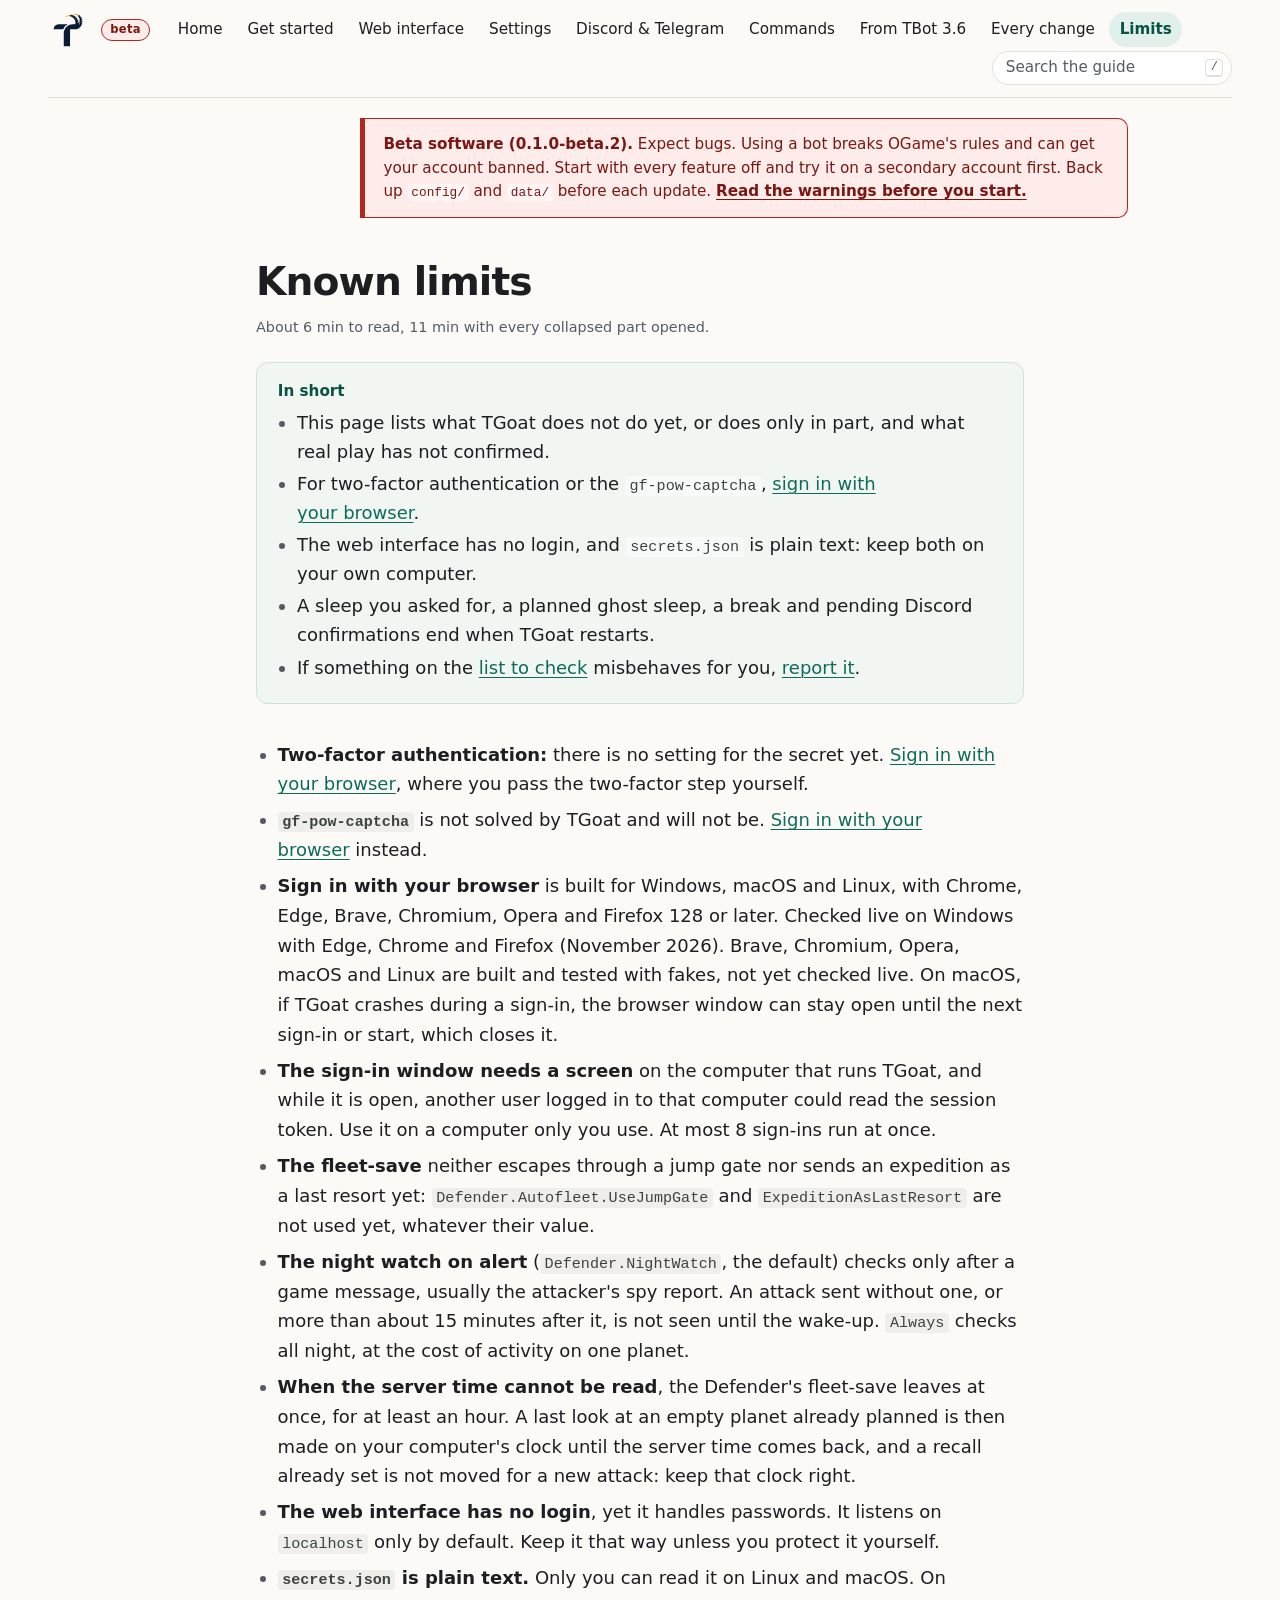
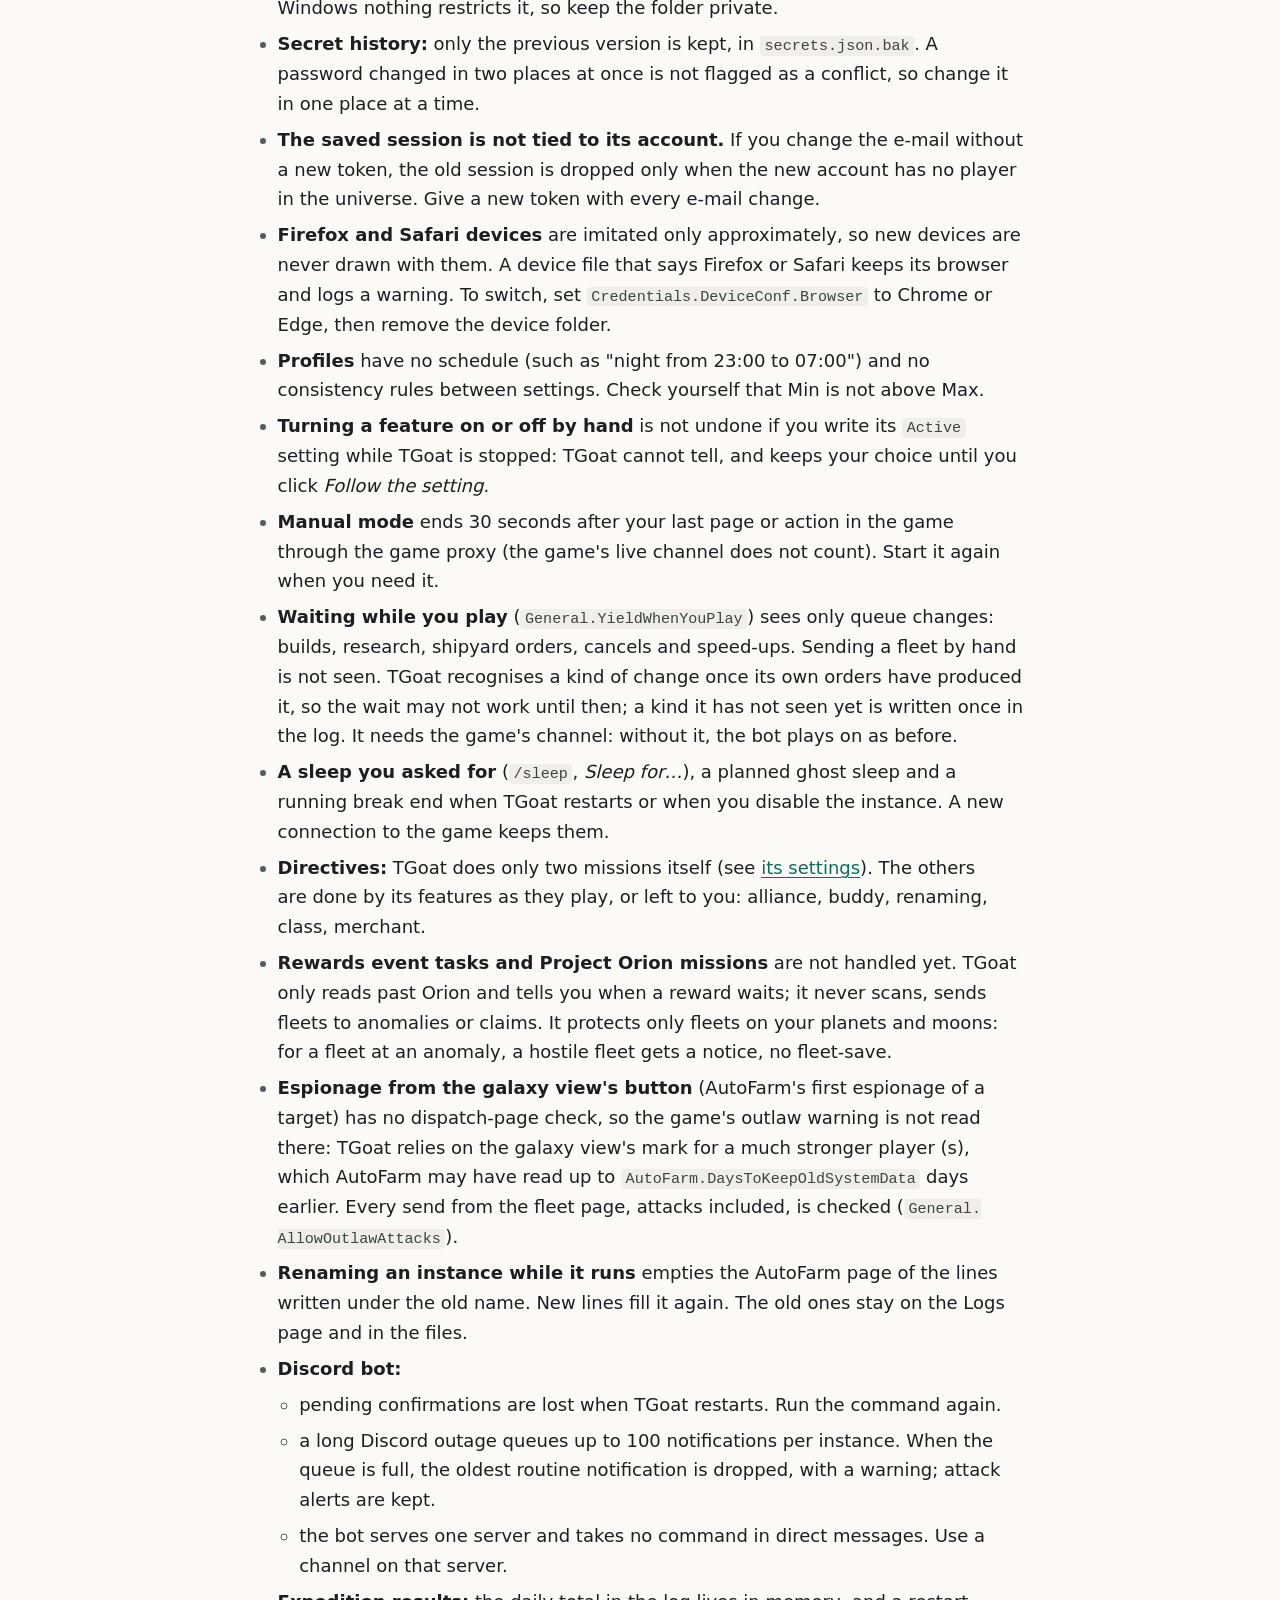
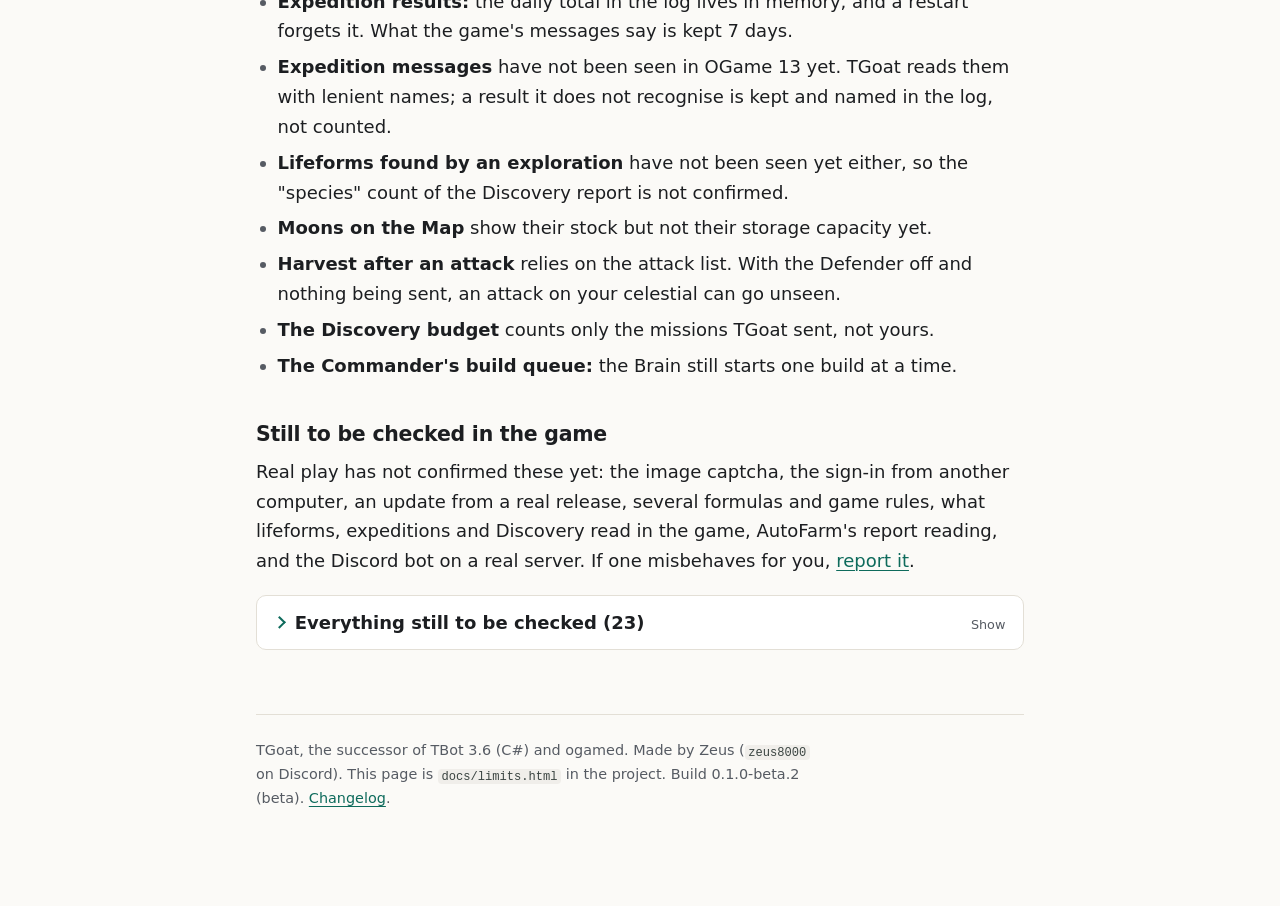
<file: docs/limits.html>
<!doctype html>
<html lang="en">
<head>
<meta charset="utf-8">
<meta name="viewport" content="width=device-width, initial-scale=1">
<meta name="color-scheme" content="light dark">
<title>Known limits · TGoat</title>
<link rel="icon" href="assets/favicon.ico" sizes="any">
<link rel="icon" href="assets/favicon.svg" type="image/svg+xml">
<link rel="apple-touch-icon" href="assets/apple-touch-icon.png">
<link rel="stylesheet" href="assets/guide.css">
<script src="assets/search-index.js" defer></script>
<script src="assets/search.js" defer></script>
<script src="assets/reading.js" defer></script>
</head>
<body>
<a class="skip" href="#main">Skip to content</a>

<div class="site-top">
  <nav class="site-nav" aria-label="Guide">
    <a class="brand" href="index.html" title="TGoat"><img class="brand-mark" src="assets/favicon.svg" width="40" height="40" alt="TGoat"> <span class="alpha-badge">beta</span></a>
    <ul>
      <li><a href="index.html">Home</a></li>
      <li><a href="start.html">Get started</a></li>
      <li><a href="interface.html">Web interface</a></li>
      <li><a href="settings.html">Settings</a></li>
      <li><a href="discord.html">Discord &amp; Telegram</a></li>
      <li><a href="commands.html">Commands</a></li>
      <li><a href="from-tbot.html">From TBot 3.6</a></li>
      <li><a href="changes.html">Every change</a></li>
      <li><a href="limits.html" aria-current="page">Limits</a></li>
    </ul>
  </nav>
  <aside class="alpha-banner" role="note" aria-label="Alpha warning">
    <p><strong>Beta software (0.1.0-beta.2).</strong> Expect bugs. Using a bot breaks OGame's rules and can get your account banned. Start with every feature off and try it on a secondary account first. Back up <code>config/</code> and <code>data/</code> before each update. <a href="start.html#alpha">Read the warnings before you start.</a></p>
  </aside>
</div>

<div class="layout no-toc">
<main id="main">

<h1 class="sr-only">Known limits</h1>

<section aria-labelledby="limits">
<h2 id="limits">Known limits</h2>
<aside class="in-short" aria-label="In short">
<ul>
  <li>This page lists what TGoat does not do yet, or does only in part, and what real play has not confirmed.</li>
  <li>For two-factor authentication or the <code>gf-pow-captcha</code>, <a href="start.html#browser-login">sign in with your browser</a>.</li>
  <li>The web interface has no login, and <code>secrets.json</code> is plain text: keep both on your own computer.</li>
  <li>A sleep you asked for, a planned ghost sleep, a break and pending Discord confirmations end when TGoat restarts.</li>
  <li>If something on the <a href="#to-check">list to check</a> misbehaves for you, <a href="start.html#alpha-report">report it</a>.</li>
</ul>
</aside>
<ul>
  <li><strong>Two-factor authentication:</strong> there is no setting for the secret yet. <a href="start.html#browser-login">Sign in with your browser</a>, where you pass the two-factor step yourself.</li>
  <li><strong><code>gf-pow-captcha</code></strong> is not solved by TGoat and will not be. <a href="start.html#browser-login">Sign in with your browser</a> instead.</li>
  <li><strong>Sign in with your browser</strong> is built for Windows, macOS and Linux, with Chrome, Edge, Brave, Chromium, Opera and Firefox 128 or later. Checked live on Windows with Edge, Chrome and Firefox (November 2026). Brave, Chromium, Opera, macOS and Linux are built and tested with fakes, not yet checked live. On macOS, if TGoat crashes during a sign-in, the browser window can stay open until the next sign-in or start, which closes it.</li>
  <li><strong>The sign-in window needs a screen</strong> on the computer that runs TGoat, and while it is open, another user logged in to that computer could read the session token. Use it on a computer only you use. At most 8 sign-ins run at once.</li>
  <li><strong>The fleet-save</strong> neither escapes through a jump gate nor sends an expedition as a last resort yet: <code>Defender.Autofleet.UseJumpGate</code> and <code>ExpeditionAsLastResort</code> are not used yet, whatever their value.</li>
  <li><strong>The night watch on alert</strong> (<code>Defender.NightWatch</code>, the default) checks only after a game message, usually the attacker's spy report. An attack sent without one, or more than about 15 minutes after it, is not seen until the wake-up. <code>Always</code> checks all night, at the cost of activity on one planet.</li>
  <li><strong>When the server time cannot be read</strong>, the Defender's fleet-save leaves at once, for at least an hour. A last look at an empty planet already planned is then made on your computer's clock until the server time comes back, and a recall already set is not moved for a new attack: keep that clock right.</li>
  <li><strong>The web interface has no login</strong>, yet it handles passwords. It listens on <code>localhost</code> only by default. Keep it that way unless you protect it yourself.</li>
  <li><strong><code>secrets.json</code> is plain text.</strong> Only you can read it on Linux and macOS. On Windows nothing restricts it, so keep the folder private.</li>
  <li><strong>Secret history:</strong> only the previous version is kept, in <code>secrets.json.bak</code>. A password changed in two places at once is not flagged as a conflict, so change it in one place at a time.</li>
  <li><strong>The saved session is not tied to its account.</strong> If you change the e-mail without a new token, the old session is dropped only when the new account has no player in the universe. Give a new token with every e-mail change.</li>
  <li><strong>Firefox and Safari devices</strong> are imitated only approximately, so new devices are never drawn with them. A device file that says Firefox or Safari keeps its browser and logs a warning. To switch, set <code>Credentials.DeviceConf.Browser</code> to Chrome or Edge, then remove the device folder.</li>
  <li><strong>Profiles</strong> have no schedule (such as "night from 23:00 to 07:00") and no consistency rules between settings. Check yourself that Min is not above Max.</li>
  <li><strong>Turning a feature on or off by hand</strong> is not undone if you write its <code>Active</code> setting while TGoat is stopped: TGoat cannot tell, and keeps your choice until you click <em>Follow the setting</em>.</li>
  <li><strong>Manual mode</strong> ends 30 seconds after your last page or action in the game through the game proxy (the game's live channel does not count). Start it again when you need it.</li>
  <li><strong>Waiting while you play</strong> (<code>General.YieldWhenYouPlay</code>) sees only queue changes: builds, research, shipyard orders, cancels and speed-ups. Sending a fleet by hand is not seen. TGoat recognises a kind of change once its own orders have produced it, so the wait may not work until then; a kind it has not seen yet is written once in the log. It needs the game's channel: without it, the bot plays on as before.</li>
  <li><strong>A sleep you asked for</strong> (<code>/sleep</code>, <em>Sleep for…</em>), a planned ghost sleep and a running break end when TGoat restarts or when you disable the instance. A new connection to the game keeps them.</li>
  <li><strong>Directives:</strong> TGoat does only two missions itself (see <a href="settings.html#settings-new">its settings</a>). The others are done by its features as they play, or left to you: alliance, buddy, renaming, class, merchant.</li>
  <li><strong>Rewards event tasks and Project Orion missions</strong> are not handled yet. TGoat only reads past Orion and tells you when a reward waits; it never scans, sends fleets to anomalies or claims. It protects only fleets on your planets and moons: for a fleet at an anomaly, a hostile fleet gets a notice, no fleet-save.</li>
  <li><strong>Espionage from the galaxy view's button</strong> (AutoFarm's first espionage of a target) has no dispatch-page check, so the game's outlaw warning is not read there: TGoat relies on the galaxy view's mark for a much stronger player (s), which AutoFarm may have read up to <code>AutoFarm.DaysToKeepOldSystemData</code> days earlier. Every send from the fleet page, attacks included, is checked (<code>General.AllowOutlawAttacks</code>).</li>
  <li><strong>Renaming an instance while it runs</strong> empties the AutoFarm page of the lines written under the old name. New lines fill it again. The old ones stay on the Logs page and in the files.</li>
  <li><strong>Discord bot:</strong>
    <ul>
      <li>pending confirmations are lost when TGoat restarts. Run the command again.</li>
      <li>a long Discord outage queues up to 100 notifications per instance. When the queue is full, the oldest routine notification is dropped, with a warning; attack alerts are kept.</li>
      <li>the bot serves one server and takes no command in direct messages. Use a channel on that server.</li>
    </ul>
  </li>
  <li><strong>Expedition results:</strong> the daily total in the log lives in memory, and a restart forgets it. What the game's messages say is kept 7 days.</li>
  <li><strong>Expedition messages</strong> have not been seen in OGame 13 yet. TGoat reads them with lenient names; a result it does not recognise is kept and named in the log, not counted.</li>
  <li><strong>Lifeforms found by an exploration</strong> have not been seen yet either, so the "species" count of the Discovery report is not confirmed.</li>
  <li><strong>Moons on the Map</strong> show their stock but not their storage capacity yet.</li>
  <li><strong>Harvest after an attack</strong> relies on the attack list. With the Defender off and nothing being sent, an attack on your celestial can go unseen.</li>
  <li><strong>The Discovery budget</strong> counts only the missions TGoat sent, not yours.</li>
  <li><strong>The Commander's build queue:</strong> the Brain still starts one build at a time.</li>
</ul>

<h3 id="to-check">Still to be checked in the game</h3>
<p>Real play has not confirmed these yet: the image captcha, the sign-in from another computer, an update from a real release, several formulas and game rules, what lifeforms, expeditions and Discovery read in the game, AutoFarm's report reading, and the Discord bot on a real server. If one misbehaves for you, <a href="start.html#alpha-report">report it</a>.</p>
<details>
<summary>Everything still to be checked (23)</summary>
<ul>
  <li>A full login with the image captcha solved by the built-in solver.</li>
  <li>Assisted login (a browser's token with TGoat's simulated device was accepted in the game, November 2026):
    <ul>
      <li>a refused token really gets HTTP 401 or 403;</li>
      <li>how long a token lives (the browser cookie lasts 90 days when you stay signed in).</li>
    </ul>
  </li>
  <li>The corrected formulas: the General's fuel reduction, crystal's position bonus, lifeform costs and durations.</li>
  <li>The prerequisites of Nano Repair Bots, and five lifeform costs on which the sources disagree. TGoat keeps the highest.</li>
  <li>Lifeforms, on an account that has one:
    <ul>
      <li>the production section of the bonuses page, seen only at 0%;</li>
      <li>the class bonuses of the bonuses page with a lifeform boost: seen only unboosted. TGoat uses the boosted value the page shows;</li>
      <li>the "bonus already maxed out" mark on a building or research button, seen only in the game's script. TGoat reads a positive number or "true", as the game does;</li>
      <li>the population that keeps the six tier-1 research slots open. TGoat uses 1.55 million, an upper bound;</li>
      <li>the building states "disabled" and "active", and open research slots at level 0;</li>
      <li>the bonus per level and its cap, from the server data. TGoat uses a table from 13 November;</li>
      <li>the gain of each production research and of the Collector enhancement, which TGoat uses to choose research. It comes from the game's descriptions;</li>
      <li>the game's answer when a research slot's technology is chosen. TGoat trusts the research page read again.</li>
    </ul>
  </li>
  <li>Expedition size: whether the pathfinder doubles finds only when aboard.</li>
  <li>Expedition results: how soon after the holding time an early return can come home. A fleet seen holding, then gone, is called lost only if it vanished before it could have flown home; that bound is a guess.</li>
  <li>The offer of the day:
    <ul>
      <li>the page: price, rarity and renewal countdown;</li>
      <li>the game's answer when the item is taken: another offer, or the text that none is left. TGoat takes that text to mean the next offer comes after the server's midnight, unless it gives a wait. When the game says nothing, TGoat tries again 24 hours later;</li>
      <li>paying with honour points: the rate (100 units of metal per point on the page) and the honour total, read on the trader page.</li>
    </ul>
  </li>
  <li>Discovery:
    <ul>
      <li>the game's refusal texts in the galaxy view, and the mission cost, taken as 5,000 metal, 1,000 crystal and 500 deuterium;</li>
      <li>how long before an explored position can be explored again. A wait text on every position would make TGoat skip that origin for a pass;</li>
      <li>a refusal when sending is recognised by its English words only;</li>
      <li>the game's answer when a lifeform is chosen. TGoat trusts only the Lifeforms page read again: the one answer seen so far was "An error has occured!".</li>
    </ul>
  </li>
  <li>The debris of destroyed satellites and crawlers, taken as 30%. The game does not give TGoat your universe's rate.</li>
  <li>Game rules TGoat assumes:
    <ul>
      <li>the research lab cannot be raised while a research runs;</li>
      <li>a colony ship that arrives while a colony awaits its decision finds the account full and flies back;</li>
      <li>the arrival gate recharges like the departure gate, which TGoat reads.</li>
    </ul>
  </li>
  <li>The page readers for OGame v13. The tests use pages from older versions whose code is unchanged.</li>
  <li>Abandoning a planet: that it disappears at once from the overview. A session-token login has no password, so this cannot be tested with it. The recall and jump gate confirmations were checked in the game on 14 November 2026.</li>
  <li>AutoFarm:
    <ul>
      <li>whether real reports contain the defender's lifeform bonuses (without them, a target with satellites is refused with <code>combat_defender_data_missing</code>);</li>
      <li>that the galaxy view gives the probe count of your game options on every server (without it, AutoFarm spies with 1 probe, the game's default, and warns once);</li>
      <li>the newbie and strong-player protection flags of the galaxy view, and banned players (skipped to be safe);</li>
      <li>the fuel of a recalled attack, counted as lost;</li>
      <li>deleting several reports in one request: so far it was seen with one report only.</li>
    </ul>
  </li>
  <li>Sign in from another computer (<code>tgoat login --to</code>): tested with fakes, not yet run against a TGoat on a real server.</li>
  <li>Updates: checking, downloading, installing and rolling back were tested against a simulated GitHub. The first real update will be the next alpha.</li>
  <li>The night watch over a whole night. The channel's alert on a spy report and its health check were checked in the game in short tests.</li>
  <li>The game's queue signals by day: which kinds of change the game sends for a build, a cancel, a speed-up or a shipyard order, whether TGoat's own orders send one, and which queue box each names. Waiting while you play and an early end of a build rely on them.</li>
  <li>Project Orion in the event list: how it shows a hostile fleet on your fleet at an anomaly. TGoat decides by the destination alone.</li>
  <li>Signals on OGame 13 pages: the number of Directives rewards on a full page, and the attack alert while a fleet is really on its way. If full pages do not carry the number, Directives finds new rewards only at its daily full read.</li>
  <li>The game's outlaw warning before an attack or espionage on a much stronger player: TGoat reads it from the dispatch page's target check (<code>targetIsStrong</code>) as the game's own page script does, but no real answer with it set has been captured yet.</li>
  <li>Galaxy view flags seen only at rest on the captured pages: the selected planet under attack, the latest espionage report on a planet, an outlaw player or account, and the phalanx in range. TGoat reads them as the game's own page script does.</li>
  <li>The Discord bot: its tests run against a simulated Discord. A first run on a real server should confirm the slash commands and their suggestions, the buttons, the invite link, and the mention that rings on a phone.</li>
</ul>
</details>
</section>

<footer>
  <p>TGoat, the successor of TBot 3.6 (C#) and ogamed. Made by Zeus (<code>zeus8000</code> on Discord). This page is <code>docs/limits.html</code> in the project. Build 0.1.0-beta.2 (beta). <a href="https://github.com/ronnie32/tgoat/blob/main/CHANGELOG.md">Changelog</a>.</p>
</footer>

</main>
</div>

</body>
</html>
</file>
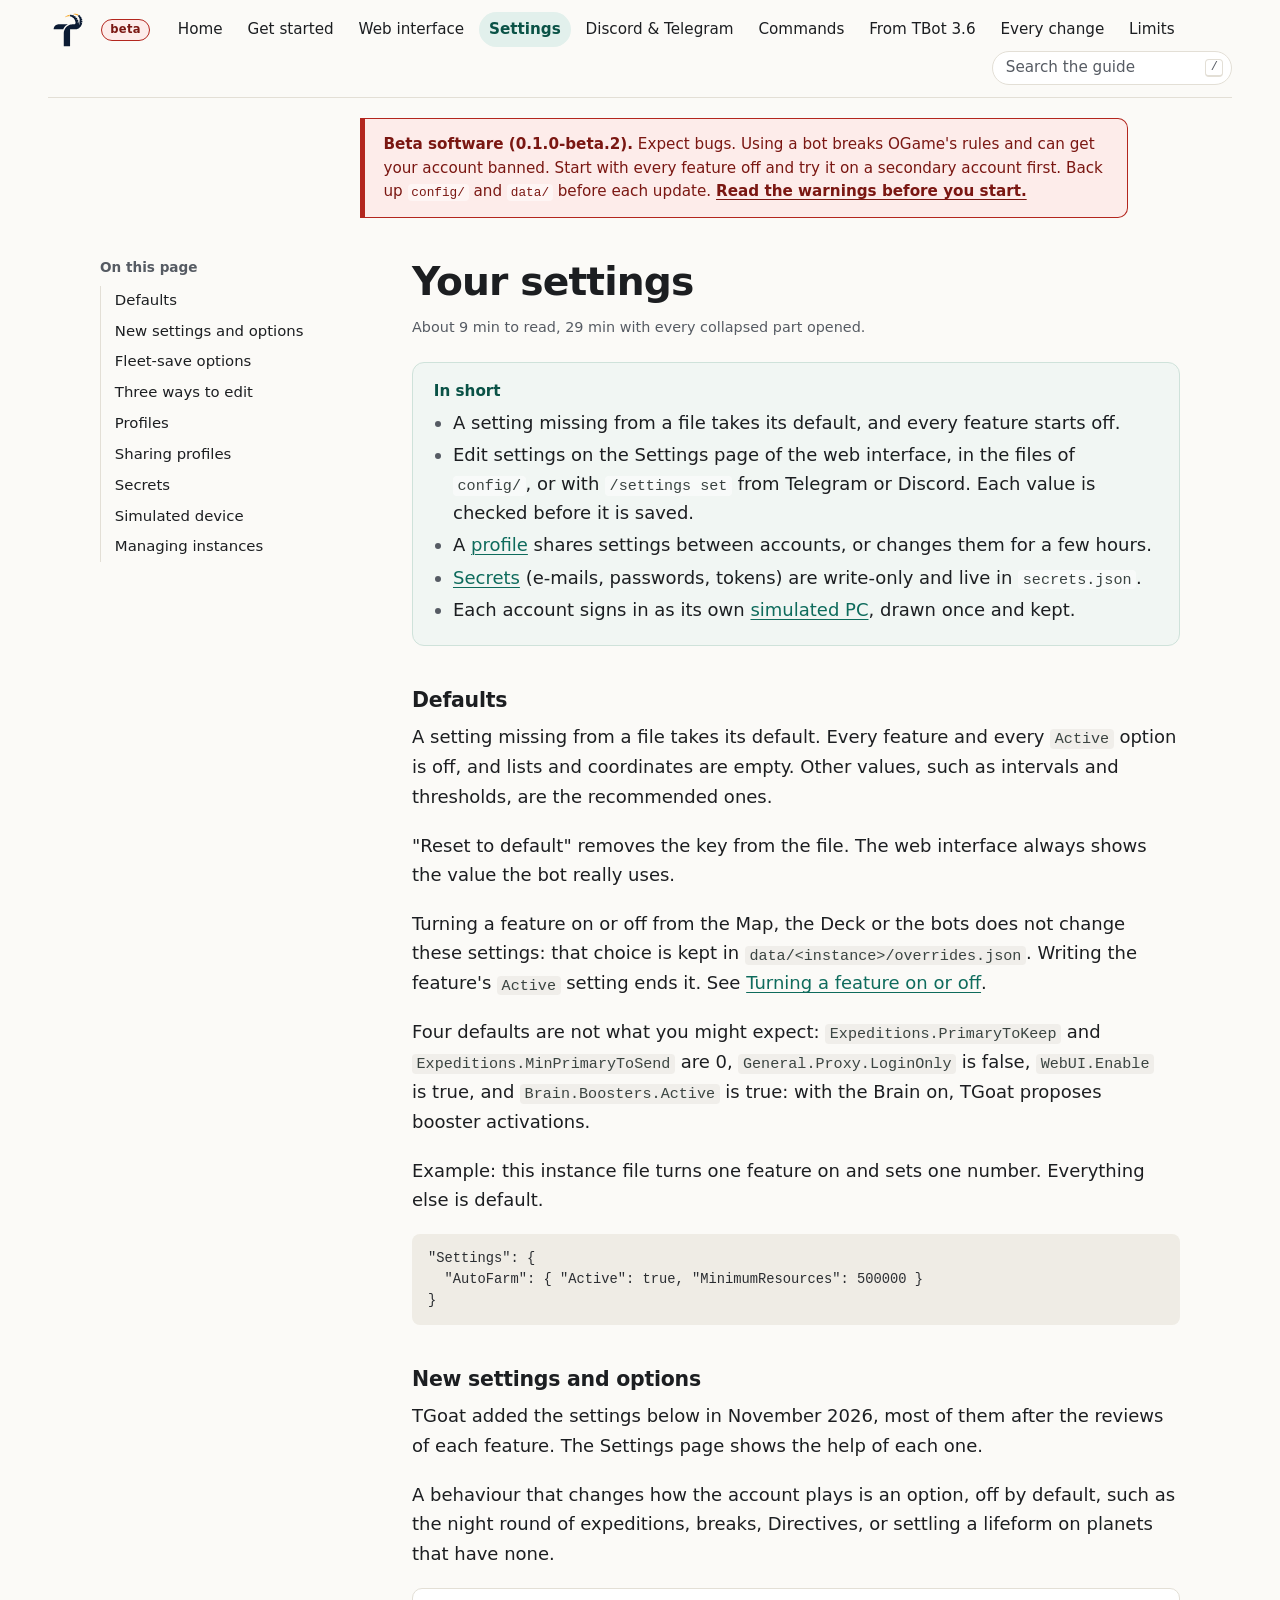
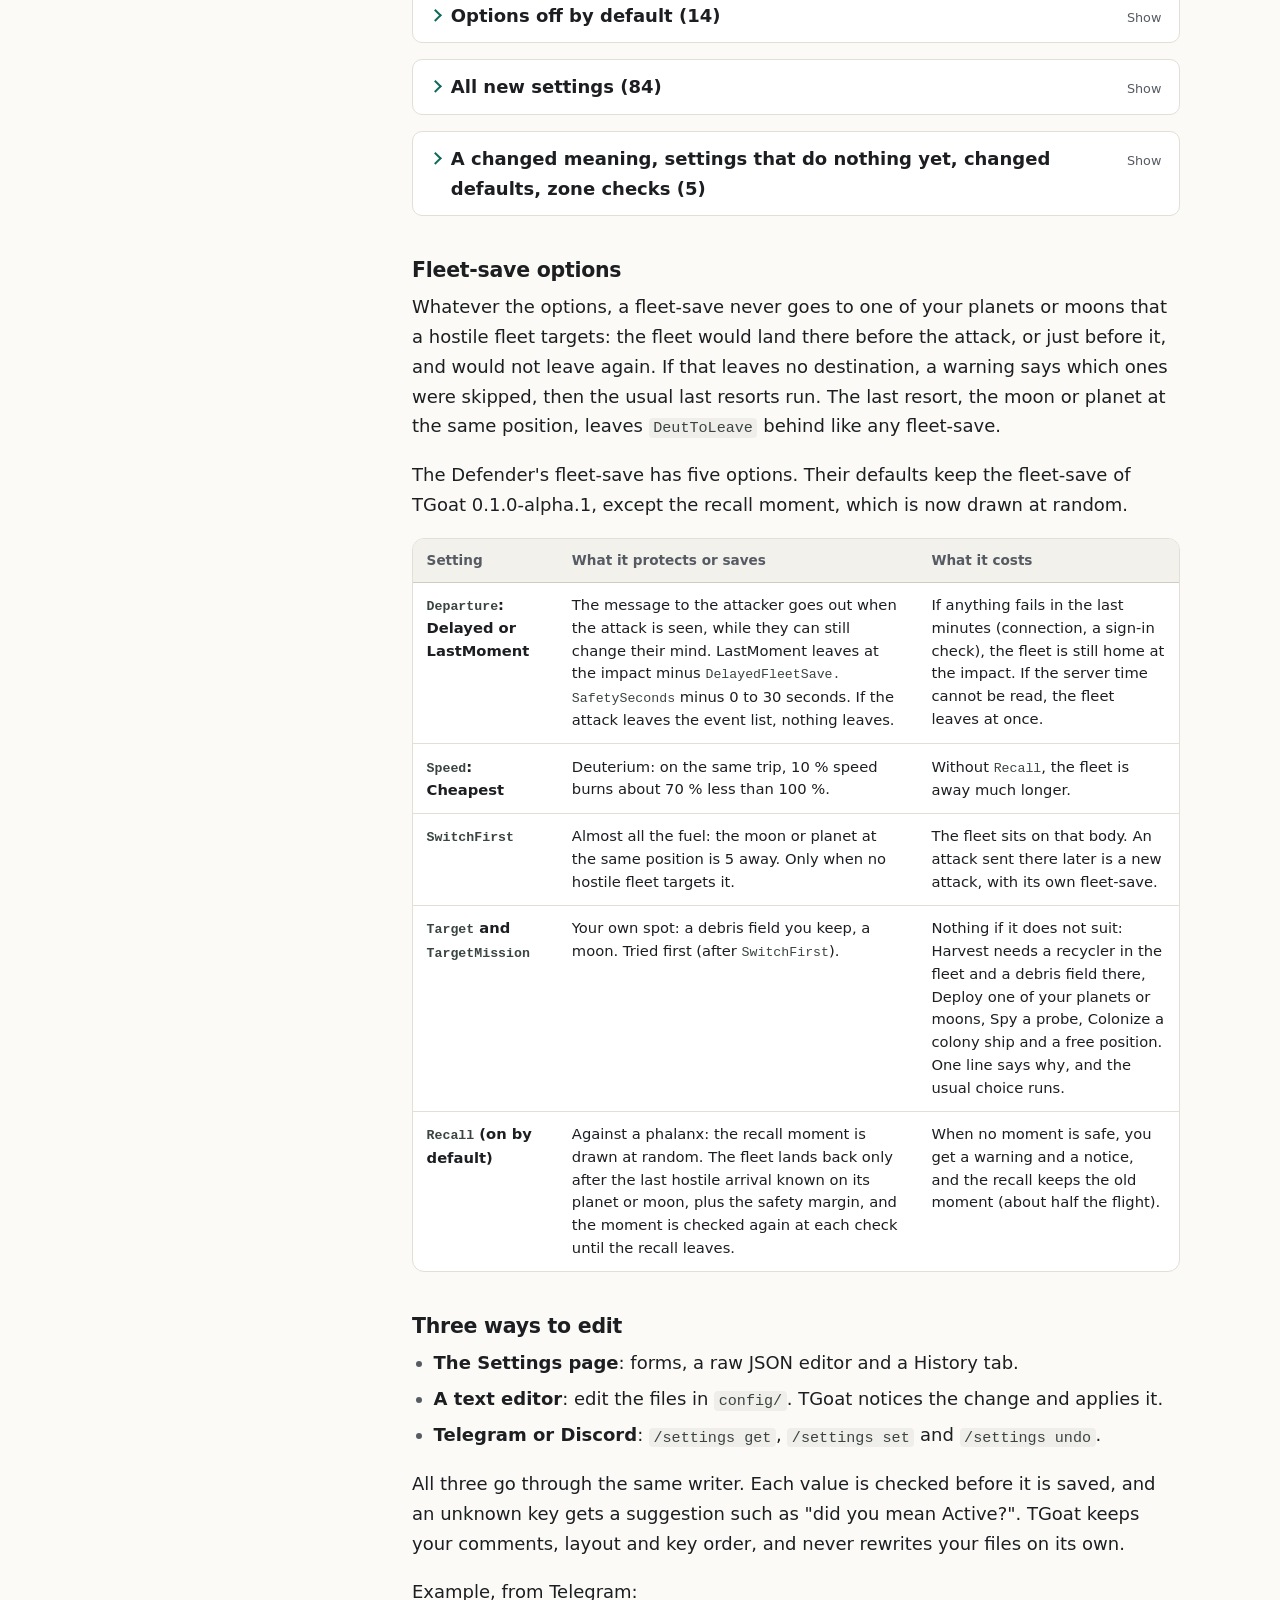
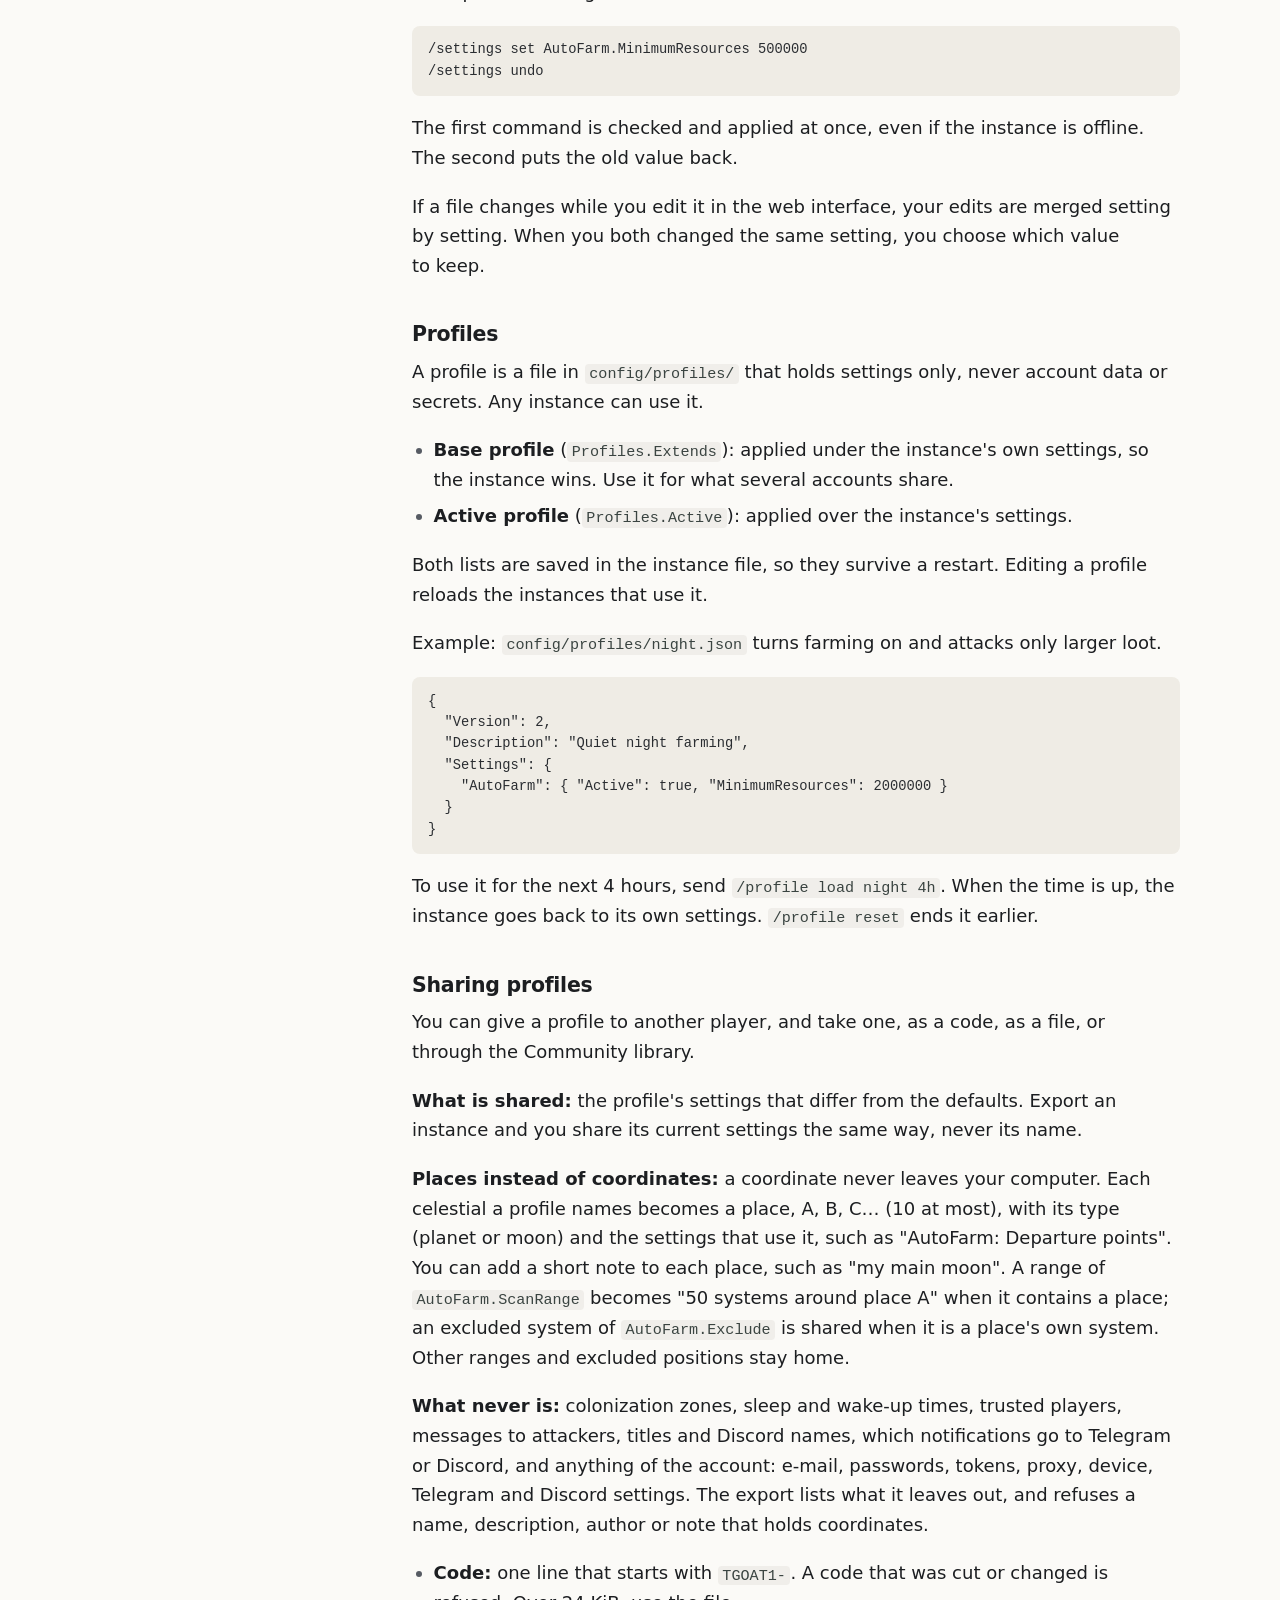
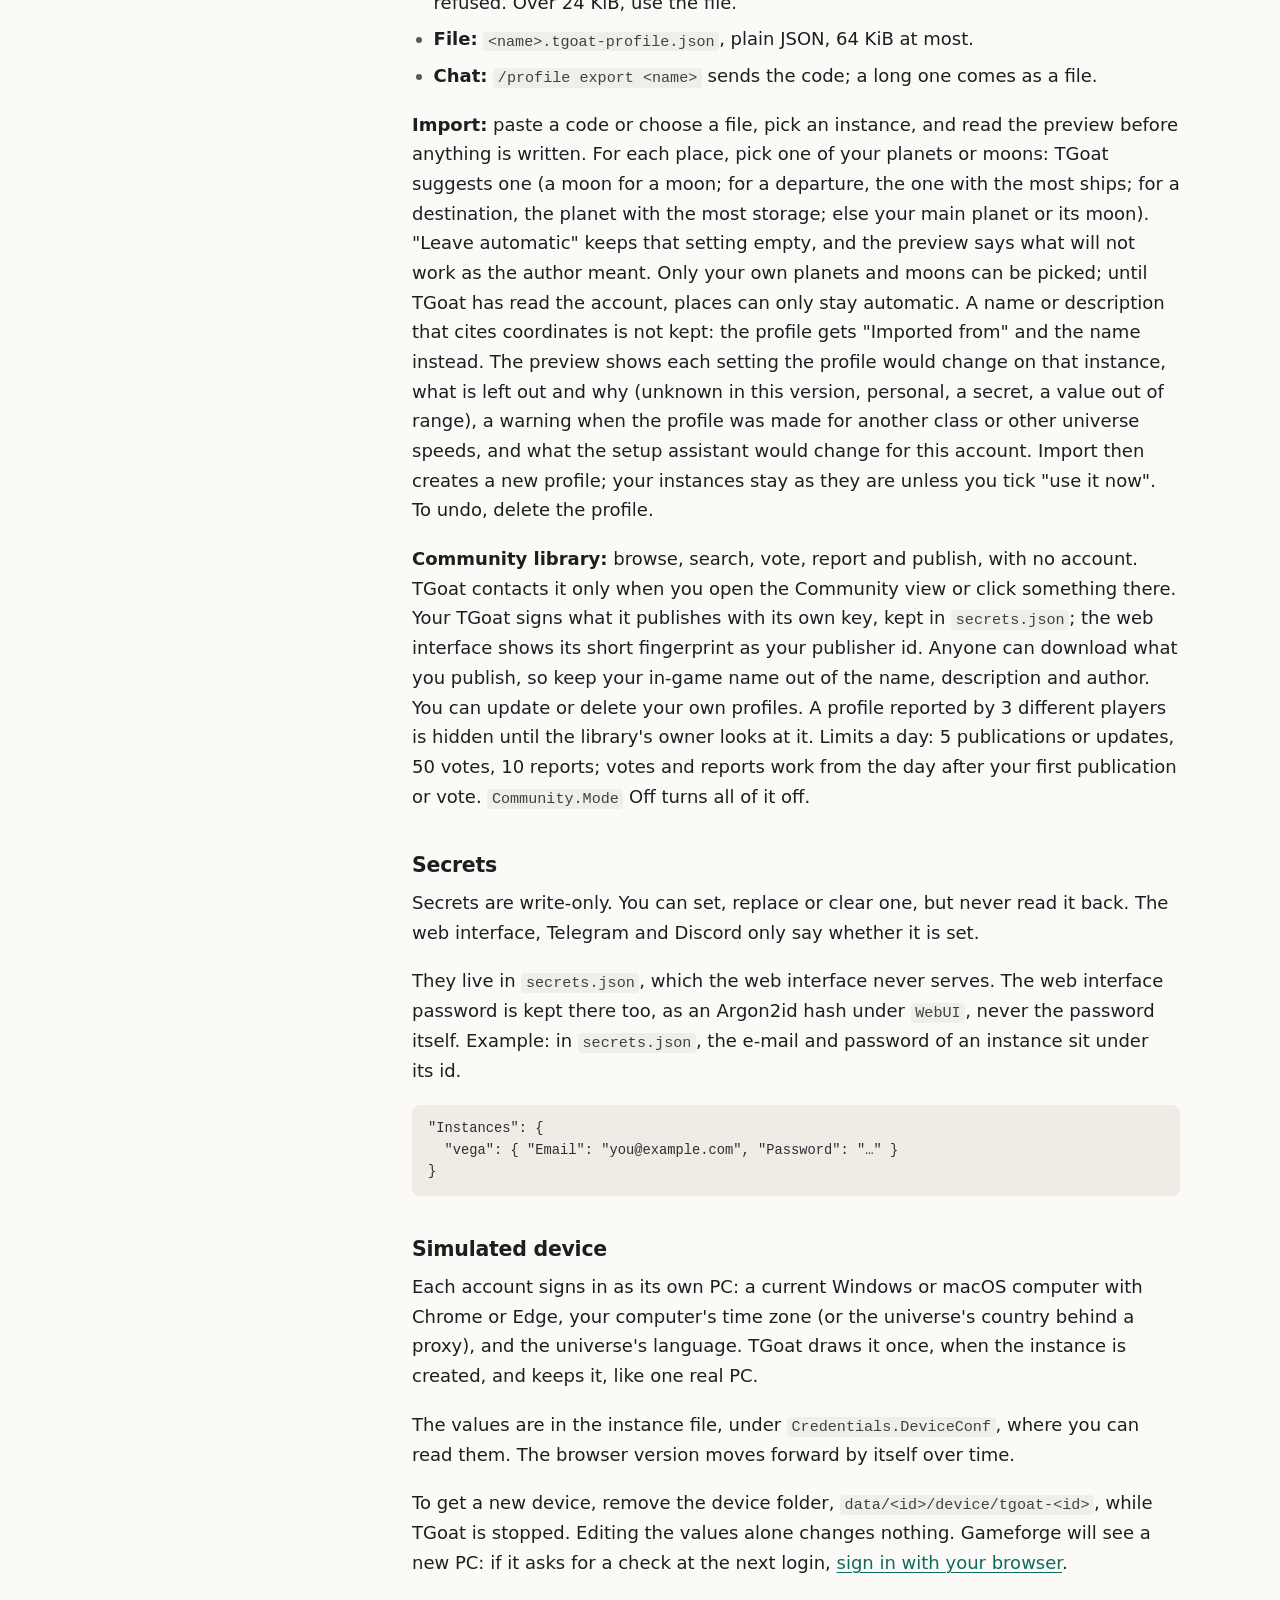
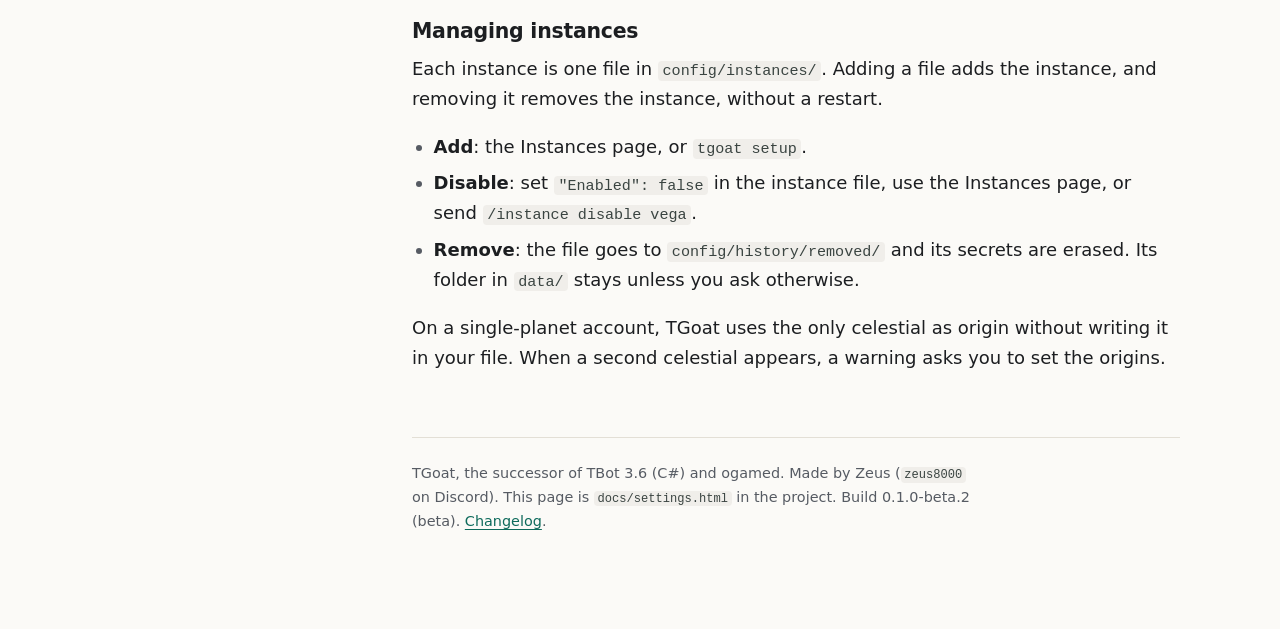
<file: docs/settings.html>
<!doctype html>
<html lang="en">
<head>
<meta charset="utf-8">
<meta name="viewport" content="width=device-width, initial-scale=1">
<meta name="color-scheme" content="light dark">
<title>Settings · TGoat</title>
<link rel="icon" href="assets/favicon.ico" sizes="any">
<link rel="icon" href="assets/favicon.svg" type="image/svg+xml">
<link rel="apple-touch-icon" href="assets/apple-touch-icon.png">
<link rel="stylesheet" href="assets/guide.css">
<script src="assets/search-index.js" defer></script>
<script src="assets/search.js" defer></script>
<script src="assets/reading.js" defer></script>
</head>
<body>
<a class="skip" href="#main">Skip to content</a>

<div class="site-top">
  <nav class="site-nav" aria-label="Guide">
    <a class="brand" href="index.html" title="TGoat"><img class="brand-mark" src="assets/favicon.svg" width="40" height="40" alt="TGoat"> <span class="alpha-badge">beta</span></a>
    <ul>
      <li><a href="index.html">Home</a></li>
      <li><a href="start.html">Get started</a></li>
      <li><a href="interface.html">Web interface</a></li>
      <li><a href="settings.html" aria-current="page">Settings</a></li>
      <li><a href="discord.html">Discord &amp; Telegram</a></li>
      <li><a href="commands.html">Commands</a></li>
      <li><a href="from-tbot.html">From TBot 3.6</a></li>
      <li><a href="changes.html">Every change</a></li>
      <li><a href="limits.html">Limits</a></li>
    </ul>
  </nav>
  <aside class="alpha-banner" role="note" aria-label="Alpha warning">
    <p><strong>Beta software (0.1.0-beta.2).</strong> Expect bugs. Using a bot breaks OGame's rules and can get your account banned. Start with every feature off and try it on a secondary account first. Back up <code>config/</code> and <code>data/</code> before each update. <a href="start.html#alpha">Read the warnings before you start.</a></p>
  </aside>
</div>

<div class="layout">
<nav class="toc" id="toc" aria-label="On this page">
  <p class="toc-title">On this page</p>
  <ol>
    <li><a href="#settings-defaults">Defaults</a></li>
    <li><a href="#settings-new">New settings and options</a></li>
    <li><a href="#settings-fleetsave">Fleet-save options</a></li>
    <li><a href="#settings-edit">Three ways to edit</a></li>
    <li><a href="#settings-profiles">Profiles</a></li>
    <li><a href="#sharing-profiles">Sharing profiles</a></li>
    <li><a href="#settings-secrets">Secrets</a></li>
    <li><a href="#settings-device">Simulated device</a></li>
    <li><a href="#settings-instances">Managing instances</a></li>
  </ol>
</nav>

<main id="main">

<h1 class="sr-only">Settings</h1>

<section aria-labelledby="settings">
<h2 id="settings">Your settings</h2>
<aside class="in-short" aria-label="In short">
<ul>
  <li>A setting missing from a file takes its default, and every feature starts off.</li>
  <li>Edit settings on the Settings page of the web interface, in the files of <code>config/</code>, or with <code>/settings set</code> from Telegram or Discord. Each value is checked before it is saved.</li>
  <li>A <a href="#settings-profiles">profile</a> shares settings between accounts, or changes them for a few hours.</li>
  <li><a href="#settings-secrets">Secrets</a> (e-mails, passwords, tokens) are write-only and live in <code>secrets.json</code>.</li>
  <li>Each account signs in as its own <a href="#settings-device">simulated PC</a>, drawn once and kept.</li>
</ul>
</aside>

<h3 id="settings-defaults">Defaults</h3>
<p>A setting missing from a file takes its default. Every feature and every <code>Active</code> option is off, and lists and coordinates are empty. Other values, such as intervals and thresholds, are the recommended ones.</p>
<p>"Reset to default" removes the key from the file. The web interface always shows the value the bot really uses.</p>
<p>Turning a feature on or off from the Map, the Deck or the bots does not change these settings: that choice is kept in <code>data/&lt;instance&gt;/overrides.json</code>. Writing the feature's <code>Active</code> setting ends it. See <a href="interface.html#feature-switch">Turning a feature on or off</a>.</p>
<p>Four defaults are not what you might expect: <code>Expeditions.PrimaryToKeep</code> and <code>Expeditions.MinPrimaryToSend</code> are 0, <code>General.Proxy.LoginOnly</code> is false, <code>WebUI.Enable</code> is true, and <code>Brain.Boosters.Active</code> is true: with the Brain on, TGoat proposes booster activations.</p>
<p>Example: this instance file turns one feature on and sets one number. Everything else is default.</p>
<pre><code>"Settings": {
  "AutoFarm": { "Active": true, "MinimumResources": 500000 }
}</code></pre>

<h3 id="settings-new">New settings and options</h3>
<p>TGoat added the settings below in November 2026, most of them after the reviews of each feature. The Settings page shows the help of each one.</p>
<p>A behaviour that changes how the account plays is an option, off by default, such as the night round of expeditions, breaks, Directives, or settling a lifeform on planets that have none.</p>
<details>
<summary>Options off by default (14)</summary>
<div class="table-wrap" role="region" aria-label="Options off by default" tabindex="0">
<table>
  <caption class="sr-only">Options that are off by default</caption>
  <thead><tr><th scope="col">Option</th><th scope="col">What it does when on</th></tr></thead>
  <tbody>
    <tr><th scope="row"><code>Pace.Waves</code></th><td>Expeditions leave in waves (a third of their slots free, or the oldest free slot waiting 20 to 60 minutes) and explorations when half of them are back, like a player who comes back now and then. A free slot can stay empty up to an hour. Human and Custom modes; Rage never sends in waves. Off, each free slot is filled at the next check.</td></tr>
    <tr><th scope="row"><code>Expeditions.NightRound</code></th><td>Just before bedtime, every free expedition slot leaves and comes back around the wake-up (<code>Expeditions.NightRoundReturn</code>). It flies slower first and holds 1 hour; it holds longer only when even the slowest speed is too short. Needs sleep mode.</td></tr>
    <tr><th scope="row"><code>SleepMode.Breaks.Active</code></th><td>1 to 2 breaks a day, 30 to 90 minutes, more than 2 hours from waking up and from bedtime. No fleet leaves and no queue restarts; the Defender keeps watching. Afterwards, the features start again one by one.</td></tr>
    <tr><th scope="row"><code>SleepMode.Breaks.DefenderAtSleepPace</code></th><td>During a break, the Defender watches as at night (<code>Defender.NightWatch</code>) instead of at its day pace.</td></tr>
    <tr><th scope="row"><code>Brain.AutoMine.SpendStockUnderAttack</code></th><td>Under attack, what the fleet-save cannot carry goes into the best affordable build. Without the Defender, attacks are seen late.</td></tr>
    <tr><th scope="row"><code>AutoHarvest.HarvestOtherDF</code></th><td>Also harvests the fields your attacks leave and the other positions of your systems.</td></tr>
    <tr><th scope="row"><code>Defender.HideResourcesInBuild.Active</code></th><td>When an attack will plunder a celestial, starts the build that keeps the most out of the plunder 1 to 4 minutes before the impact, within the Brain's maximum levels, and cancels it 20 to 90 seconds after the last wave: the game gives the cost back. Only what the fleet-save leaves counts. A build TGoat did not start is never cancelled; if the cancel fails, the build finishes.</td></tr>
    <tr><th scope="row"><code>Brain.LifeformAutoMine.BuildNonEconomic</code></th><td>Builds up to the Max even without a return, after every other lifeform build: buildings 6 to 12 that produce nothing (shields, halls and the like), then Housing (building 1) and Food (building 2) beyond what the population needs. Food stays ahead: a housing level goes up only once the food feeds its living space, otherwise food goes first; with housing at its Max, food goes on up to its own. When food is at its Max, housing stops and the line asks you to raise <code>MaxBaseFoodBuilding</code>. Paid by the planet, never with a supply flight. Off, the Max levels are ceilings: TGoat builds only what pays back or is needed.</td></tr>
    <tr><th scope="row"><code>Defender.Autofleet.SwitchFirst</code></th><td>The Defender's fleet-save goes first to the moon or planet at the same position, when no hostile fleet targets it. See <a href="#settings-fleetsave">Fleet-save options</a>.</td></tr>
    <tr><th scope="row"><code>Directives.Active</code></th><td>Collects the rewards of the Directives once their missions are done: Dark Matter and resources. TGoat looks at the Directives menu every 2 to 6 hours and opens the chapters only when it shows a reward. <code>Directives.Notify</code> says when you get a notice.</td></tr>
    <tr><th scope="row"><code>Directives.Missions.MetalMineOutput</code></th><td>When a directive asks for it, the Metal Mine of your first planet goes to 90%, then back to 100%. Only when it is at 100%.</td></tr>
    <tr><th scope="row"><code>Directives.Missions.TechTree</code></th><td>When a directive asks for it, opens the Small Cargo's technology tree. Nothing changes in the account.</td></tr>
    <tr><th scope="row"><code>General.AllowOutlawAttacks</code></th><td>Lets an attack, an espionage or a moon destruction on a much stronger player leave, for players who attack stronger players on purpose. The game warns that such a send makes your account an outlaw: no attack protection for up to 7 days, and every player can attack it. Each send logs a warning. Off, TGoat refuses it and says why, whatever feature or command sends it.</td></tr>
    <tr><th scope="row"><code>AutoDiscovery.SettleLifeforms.Active</code></th><td>Chooses the lifeform of planets that have none. When no planet has Humans, they go first to the home planet: only Humans discover the other lifeforms. Every other planet takes the best-ranked lifeform available now (<code>Preference</code>) and keeps it. A lifeform already there is never changed, and planets in <code>Exclude</code> are kept for later. Off, the Discovery report and a daily notice list the planets without one.</td></tr>
  </tbody>
</table>
</div>
</details>
<details>
<summary>All new settings (84)</summary>
<div class="table-wrap" role="region" aria-label="New settings" tabindex="0">
<table class="wide">
  <caption class="sr-only">Settings added by the November 2026 reviews</caption>
  <thead><tr><th scope="col">Setting</th><th scope="col">Default</th><th scope="col">What it does</th></tr></thead>
  <tbody>
    <tr><th scope="row"><code>Brain.ReserveHours</code></th><td class="num">6 h</td><td>A celestial keeps the resources of its next Brain build when it pays it within this time. While its queue is busy, the time counts from the end of the running build.</td></tr>
    <tr><th scope="row"><code>Mode</code></th><td>Human</td><td>How fast TGoat plays: Human, RAGE or Custom. See <a href="interface.html#ui-mode">Play mode</a>.</td></tr>
    <tr><th scope="row"><code>Pace.Reaction</code>, <code>Pace.Pauses</code>, <code>Pace.Waves</code>, <code>Pace.Checks</code>, <code>Pace.Requests</code></th><td>Human, Human, false, Human, Human</td><td>The fine settings of Custom mode: reactions (Human, Quick, Instant), pauses (Human, Short), waves, checks (Human, Frequent: every feature's <code>CheckIntervalMin</code> and <code>Max</code> are divided by ten, one minute at least, as in Rage), requests (Human, Fast). Used in Custom mode only, except <code>Pace.Waves</code>, which applies in Human mode too; the defaults play like Human.</td></tr>
    <tr><th scope="row"><code>Directives.Active</code>, <code>Directives.Missions.*</code></th><td>false</td><td>See the options above.</td></tr>
    <tr><th scope="row"><code>Directives.CheckIntervalMin</code>, <code>Directives.CheckIntervalMax</code></th><td class="num">120 and 360 min</td><td>Time between two looks at the Directives menu.</td></tr>
    <tr><th scope="row"><code>Directives.Notify</code></th><td>DarkMatterOnly</td><td>When a Directives collect sends a notice naming the missions: EveryReward, DarkMatterOnly or Never.</td></tr>
    <tr><th scope="row"><code>Brain.SpendingPriority</code></th><td>1, 1, 2, 2, 3, 3, 4, 5</td><td>Who waits for whose reservation on a celestial: each feature leaves the resources kept for features ranked before it (smaller number); equal ranks do not wait for each other. Defaults: buildings and research, then lifeform buildings and research, then cargo ships and defences, then the offer, then discovery. A list on the Settings page. When a feature has nothing to spend, its line names the builds that hold the stock and the rank to change.</td></tr>
    <tr><th scope="row"><code>Brain.ReserveLetsSmallBuildsThrough</code></th><td class="num">15 min</td><td>A build that waits only for resources kept for a build ranked before it goes at once if it takes at most this much of the planet's production from them. The kept build is delayed by at most this long, all such builds together; 0: they wait.</td></tr>
    <tr><th scope="row"><code>Brain.Transports.MinHoursSaved</code></th><td class="num">1 h</td><td>A supply flight leaves only if it saves this much, or a quarter of the wait.</td></tr>
    <tr><th scope="row"><code>Brain.Transports.MultipleOrigins.MinimumShipment</code></th><td class="num">0</td><td>Smallest load of a flight from several origins; 0: none.</td></tr>
    <tr><th scope="row"><code>Brain.AutoFleetJumpGate.KeepFeatureShips</code></th><td>true</td><td>The jump gate moves only the surplus of a moon. A moon that Expeditions, AutoFarm or AutoColonize send from (their <code>Origin</code> lists it) keeps what they use there: one expedition fleet for each expedition that can still leave from it (<code>MaxExpeditionsPerOrigin</code>, or the expedition slots shared between the origins, minus those in flight), all AutoFarm probes and, of its cargo ship and each combat ship, the most AutoFarm had away from the moon at once in the last 24 hours (none in that time: all its cargo ships, no combat ship), all colony ships. Brain supply flights keep their cargo ships, and each moon keeps the cargo ships its stock needs. Per ship type, the larger of this and <code>MinimumAmountOfShipsToBeLeftOnMoon</code> stays, not both added. Off: only <code>MinimumAmountOfShipsToBeLeftOnMoon</code> stays, as in TBot.</td></tr>
    <tr><th scope="row"><code>Brain.AutoMine.SatelliteRiskFactor</code></th><td class="num">2</td><td>Multiplies the satellite price when energy sources are compared.</td></tr>
    <tr><th scope="row"><code>Brain.AutoMine.MaxSolarSatellites</code></th><td class="num">0</td><td>Most solar satellites per planet; 0: no limit.</td></tr>
    <tr><th scope="row"><code>Brain.AutoMine.KeepLastField</code></th><td>true</td><td>The last free field of a planet goes only to the Terraformer, the last free field of a moon only to the Lunar Base: both need a free field to be built and give more fields back. While they cannot be built, nothing else takes that field and the report says why (<code>last_field_kept</code>). Off: they still come first when they can be built at once; otherwise the field goes to the next building, as in TBot.</td></tr>
    <tr><th scope="row"><code>Brain.AutoMine.SpendStockUnderAttack</code></th><td>false</td><td>See the options above.</td></tr>
    <tr><th scope="row"><code>Brain.LifeformAutoMine.BuildNonEconomic</code></th><td>false</td><td>See the options above.</td></tr>
    <tr><th scope="row"><code>Brain.AutoMine.ProductionFactors.BalanceEnergyDeficit</code>, <code>FusionOnlyAsNeeded</code>, <code>CrawlersOverdrive</code></th><td>Suggest</td><td>Output percentages AutoMine may change, one planet at a time: the deuterium synthesizer or the crawlers while energy is short; the fusion reactor only as far as the planet needs; crawlers up to 150% on a Collector account while energy is left over. Off, Suggest (sent to you with its gain, made when you accept) or Automatic. Only a setting at 100% or one TGoat set, never the metal or crystal mine or an excluded planet; back to 100% once its reason is gone.</td></tr>
    <tr><th scope="row"><code>Brain.AutoMine.ProductionFactors.MinGainPercent</code></th><td class="num">1%</td><td>A setting other than 100% is used only if it adds at least this share to what the planet produces, at your trade rate.</td></tr>
    <tr><th scope="row"><code>Brain.Boosters.Active</code></th><td>true</td><td>Reads the inventory now and then and handles the boosters you own, as <code>Brain.Boosters.Mode</code> says. Works with the Brain on.</td></tr>
    <tr><th scope="row"><code>Brain.Boosters.Mode</code></th><td>Suggest</td><td>Off (the report lists the boosters waiting), Suggest (each activation sent with its reason, made when you accept, after checking the reason still holds) or Automatic. TGoat never buys a booster with Dark Matter.</td></tr>
    <tr><th scope="row"><code>Brain.Boosters.Metal</code>, <code>Crystal</code>, <code>Deuterium</code>, <code>Energy</code></th><td>true</td><td>Which boosters TGoat handles. An energy booster goes only to a planet that lacks energy.</td></tr>
    <tr><th scope="row"><code>Brain.Boosters.RarityOrder.*</code></th><td>1, 2, 3, 4</td><td>Order of the rarities: Platinum, Gold, Silver, Bronze. The first goes to the planet where a booster gains the most; 0 never activates that rarity. A list on the Settings page. Between copies alike, the one that expires first goes first; a copy about to expire can go before a stronger one that keeps, when it gains more than the wait costs the other.</td></tr>
    <tr><th scope="row"><code>Brain.LifeformAutoResearch.MaxShipResearchLevel</code></th><td class="num">0</td><td>Highest level of lifeform ship technologies; 0: never.</td></tr>
    <tr><th scope="row"><code>Brain.LifeformAutoResearch.SlotChoice</code></th><td>Guaranteed</td><td>Technology of a research slot that opens: Guaranteed (the one the game guarantees), Random (a draw among every lifeform you discovered) or Never (you choose it). The choice is final unless you reset the tier.</td></tr>
    <tr><th scope="row"><code>Brain.LifeformAutoResearch.MaxHoursWithoutYield</code></th><td class="num">24 h</td><td>Largest cost of a lifeform research level without a production bonus, in hours of the planet's production; 0: never.</td></tr>
    <tr><th scope="row"><code>Brain.AutoResearch.Profile</code></th><td>Miner</td><td>Miner, Fleet or Explorer: which research goes up.</td></tr>
    <tr><th scope="row"><code>Brain.AutoDefence.TargetHoursOfProduction</code></th><td class="num">24 h</td><td>Defences worth this many hours of the celestial's production.</td></tr>
    <tr><th scope="row"><code>Brain.AutoDefence.Ratio.*</code></th><td class="num">25 / 15 / 10 / 25 / 0 / 25%</td><td>Share of that budget per defence type, by cost.</td></tr>
    <tr><th scope="row"><code>Brain.BuyOfferOfTheDay.MaxPriceHours</code></th><td class="num">6 h</td><td>Highest price, in hours of the account's production; 0: no limit. It applies to each offer, also to another container the game offers right after the first one, which TGoat buys too.</td></tr>
    <tr><th scope="row"><code>Brain.BuyOfferOfTheDay.Honour</code></th><td>false</td><td>Honour points pay the offer first, each worth 100 units of metal (TGoat reads the rate on the trader page); one celestial's surplus pays the rest. The report says how many were spent and how many are left. Off by default: honour points also count for your status.</td></tr>
    <tr><th scope="row"><code>Brain.BuyOfferOfTheDay.KeepHonour</code></th><td class="num">0</td><td>Honour points the offer never spends.</td></tr>
    <tr><th scope="row"><code>Defender.NightWatch</code></th><td>OnAlert</td><td>How the Defender watches during sleep, and during breaks with <code>SleepMode.Breaks.DefenderAtSleepPace</code>. OnAlert: no request to the game while no message comes; each new message (a spy report, your fleets' reports, a private message) brings a check 1 to 3 minutes later, and a reconnection of the game's channel at night one check too. An attack sent without a fresh espionage report is not seen. Every 20 to 40 minutes TGoat checks that the game still listens on the channel, without loading a game page; if the game ignores that check, TGoat opens a fresh connection every 20 to 40 minutes instead. Always: a check at the sleep pace (<code>Defender.SleepCheckIntervalMin</code> and <code>Max</code>, 4 to 8 minutes), so one planet looks active all night. Never: no new check; an action already planned (a fleet-save, a recheck before an impact, hiding resources in a build, a missile defence held by a passing error) still happens, then nothing is sent, and an attack only reported is not followed. When OnAlert cannot work (the game's channel fails, stops answering, or reopens too often), you get a warning and the night goes on as Always.</td></tr>
    <tr><th scope="row"><code>Defender.HideResourcesInBuild.Active</code></th><td>false</td><td>See the options above.</td></tr>
    <tr><th scope="row"><code>Defender.Autofleet.Departure</code></th><td>Now</td><td>When the fleet-save leaves: Now, Delayed (replaces <code>DelayedFleetSave.Active</code>, which is converted) or LastMoment. See <a href="#settings-fleetsave">Fleet-save options</a>.</td></tr>
    <tr><th scope="row"><code>Defender.Autofleet.Speed</code></th><td>Fastest</td><td>Fastest or Cheapest (the slowest speed that still keeps the fleet away past the impact).</td></tr>
    <tr><th scope="row"><code>Defender.Autofleet.SwitchFirst</code></th><td>false</td><td>See the options above.</td></tr>
    <tr><th scope="row"><code>Defender.Autofleet.Target</code>, <code>Defender.Autofleet.TargetMission</code></th><td>empty, Deploy</td><td>A destination tried before the others, with its mission.</td></tr>
    <tr><th scope="row"><code>Defender.HideResourcesInBuild.MinLootAvoided</code></th><td class="num">50,000</td><td>Plunder avoided, in deuterium equivalent (2.5 metal or 1.5 crystal for 1 deuterium), below which no build is started: each build and cancel is a visible move.</td></tr>
    <tr><th scope="row"><code>Defender.HideResourcesInBuild.UseResearch</code></th><td>true</td><td>Also uses a research on the attacked planet when the research queue is free.</td></tr>
    <tr><th scope="row"><code>Defender.HideResourcesInBuild.WhileAsleep</code></th><td>false</td><td>Also hides resources during sleep and during breaks at the sleep pace. Off, the account stays still, as a sleeping player would.</td></tr>
    <tr><th scope="row"><code>Defender.NightWatchFollowUp</code></th><td>true</td><td>With OnAlert, when the check after a message sees no attack, one more check 8 to 15 minutes after the message. Most attackers send their fleet a few minutes after reading their spy report: this second look catches them, for one more request per message. A later message, not in the same burst as the first, gets its own look 8 to 15 minutes later. Later attacks are still not seen. The delays follow the attacker: the play mode does not change them.</td></tr>
    <tr><th scope="row"><code>Expeditions.CargoShare</code></th><td class="num">75%</td><td>Cargo sized for this share of the largest find.</td></tr>
    <tr><th scope="row"><code>Expeditions.MinFreeSlotsForWave</code></th><td class="num">0</td><td>Free expedition slots that start a wave; 0: one, or a third of them with <code>Pace.Waves</code>.</td></tr>
    <tr><th scope="row"><code>Expeditions.NightRound</code></th><td>false</td><td>See the options above.</td></tr>
    <tr><th scope="row"><code>Expeditions.NightRoundReturn</code></th><td>AfterWake</td><td>When the night round comes back. AfterWake: 5 to 30 min after the wake-up. BeforeWake: 5 to 30 min before it; a fleet that lands on a planet then sits there while you sleep and can be raided, from a moon it is safe. BeforeWake needs <code>SleepMode.PreventIfThereAreFleets</code> off, otherwise the bedtime would wait for the fleet: the night round then comes back after the wake-up, and the log says so.</td></tr>
    <tr><th scope="row"><code>Expeditions.BuildFleet</code></th><td>Suggest</td><td>Ships expeditions lack. Pathfinders for a Discoverer, one for each expedition an origin sends, valued by the find model alone. More of the main ship for any class, only with every slot in use and once 7 days and 20 results show finds cut by a full hold (measured, or by the find model fitted to those finds), each added ship paying back within the limit below. Off: never. Suggest: sent to you with cost, value per day and payback, built when you accept, never more than you accepted. Automatic: one order per check. Ships are paid from the origin's surplus, never from what the Brain keeps for builds ranked before cargo ships.</td></tr>
    <tr><th scope="row"><code>LoginBrowser</code></th><td>Auto</td><td>Browser that TGoat opens for <a href="start.html#browser-login">Sign in with your browser</a> and <code>tgoat login</code>, on the computer that runs TGoat. Auto: your default browser when it is Chrome, Edge, Brave, Chromium or Opera, else the first of them installed, and Firefox only when none is. Or the full path of a browser program.</td></tr>
    <tr><th scope="row"><code>WebUI.AllowedHosts</code></th><td>empty</td><td>Extra host names the interface answers to, for example a LAN name or the name a reverse proxy forwards; TGoat does not listen on them. Host names only, separated by commas. The Settings page refuses an entry with <code>http://</code> or a port; one written in the file is ignored, with a warning in the log. Applies after a restart. See <a href="start.html#reverse-proxy">Reaching TGoat by a name</a>.</td></tr>
    <tr><th scope="row"><code>WebUI.SignIn</code></th><td>Auto</td><td>When the interface and the game proxy ask for your password. Auto: as soon as another computer can reach them, that is when they listen on an address other than localhost or 127.0.0.1, when <code>WebUI.AllowedHosts</code> or <code>WebUI.TrustedProxies</code> is set, or for a request that comes through a reverse proxy; and always once a password is set. Always: every time. Never: never; when TGoat can be reached from elsewhere, a warning and a red banner. Applies after a restart. See <a href="start.html#webui-signin">Sign-in to the web interface</a>.</td></tr>
    <tr><th scope="row"><code>WebUI.TrustedProxies</code></th><td>empty</td><td>Addresses or CIDR ranges of the reverse proxies in front of TGoat, separated by commas, such as <code>127.0.0.1, 172.17.0.0/16</code>. Only for them does TGoat read <code>X-Forwarded-For</code> (or <code>X-Real-IP</code>), <code>X-Forwarded-Proto</code> and <code>X-Forwarded-Host</code>; such a proxy never counts as this computer. Empty trusts none. Applies after a restart.</td></tr>
    <tr><th scope="row"><code>WebUI.PasskeyAlone</code></th><td>off</td><td>Shows <strong>Sign in with a passkey</strong> on the sign-in page: a passkey added in the Sign-in panel then signs in without the password, if it checks it is you (PIN, fingerprint or face). Off: a passkey is only the second step after the password, like the authenticator app. Applies after a restart. See <a href="start.html#webui-signin">Sign-in to the web interface</a>.</td></tr>
    <tr><th scope="row"><code>Expeditions.BuildFleetMaxPaybackDays</code></th><td class="num">10 days</td><td>Longest payback of a ship build for expeditions; for the main ship, of each added ship. The risk of losing the ships is counted.</td></tr>
    <tr><th scope="row"><code>Expeditions.Escort</code></th><td>Strongest</td><td>The combat ship that joins large expeditions. Strongest: the strongest one not slower than the main ships, as before. None: no combat ship leaves, so none can be lost to a black hole or a battle.</td></tr>
    <tr><th scope="row"><code>SleepMode.Breaks.Active</code></th><td>false</td><td>See the options above.</td></tr>
    <tr><th scope="row"><code>SleepMode.Breaks.MinPerDay</code>, <code>SleepMode.Breaks.MaxPerDay</code></th><td class="num">1 and 2</td><td>Breaks per day, drawn between the two.</td></tr>
    <tr><th scope="row"><code>SleepMode.Breaks.MinMinutes</code>, <code>SleepMode.Breaks.MaxMinutes</code></th><td class="num">30 and 90 min</td><td>Length of a break, drawn between the two.</td></tr>
    <tr><th scope="row"><code>SleepMode.Breaks.DefenderAtSleepPace</code></th><td>false</td><td>See the options above.</td></tr>
    <tr><th scope="row"><code>AutoHarvest.HarvestOtherDF</code></th><td>false</td><td>See the options above.</td></tr>
    <tr><th scope="row"><code>AutoHarvest.MinimumResourcesOtherDF</code></th><td class="num">100,000</td><td>Smallest of those fields worth a trip.</td></tr>
    <tr><th scope="row"><code>AutoDiscovery.MaxShareOfProduction</code></th><td class="num">5%</td><td>Daily budget: the most Discovery spends on missions in any 24 hours, as a share of what all your planets produce in a day (counted in deuterium at 2.5:1.5:1). A mission costs 5,000 metal, 1,000 crystal and 500 deuterium. At 5%, a production of 1,000,000 deuterium equivalent a day pays for 15 missions a day; 0: no budget.</td></tr>
    <tr><th scope="row"><code>AutoDiscovery.MaxMissionsPerDay</code></th><td class="num">0</td><td>Most missions a day; 0: no limit.</td></tr>
    <tr><th scope="row"><code>AutoDiscovery.SettleLifeforms.Active</code></th><td>false</td><td>See the options above.</td></tr>
    <tr><th scope="row"><code>AutoDiscovery.SettleLifeforms.Preference.*</code></th><td>1, 2, 3, 4</td><td>Order of the lifeforms for a planet without one: Humans, Rock’tal, Mechas, Kaelesh. A lifeform not discovered yet is skipped. A list on the Settings page.</td></tr>
    <tr><th scope="row"><code>AutoDiscovery.SettleLifeforms.Exclude</code></th><td>none</td><td>Planets whose lifeform Discovery never chooses, to keep them for later; the report leaves them out.</td></tr>
    <tr><th scope="row"><code>AutoColonize.Targets[].MinFields</code></th><td class="num">0</td><td>A zone's fields threshold; 0 keeps every colony.</td></tr>
    <tr><th scope="row"><code>AutoColonize.Abandon.MaxAttempts</code></th><td class="num">10</td><td>Failed colonies in a zone before Colonize stops abandoning there.</td></tr>
    <tr><th scope="row"><code>AutoColonize.ParallelTries</code></th><td class="num">1</td><td>With abandon, colony ships in flight at once, never more than the free planet slots.</td></tr>
    <tr><th scope="row"><code>AutoColonize.DiscordWebhook.Active</code>, <code>AutoColonize.TelegramMessenger.Active</code></th><td>true and false</td><td>Colonize notifications.</td></tr>
    <tr><th scope="row"><code>AutoFarm.BuildBreakers</code></th><td>Suggest</td><td>Combat ships for targets AutoFarm turns down for their defences or ships: Off, Suggest (TGoat proposes the cheapest fleet that pays back, with its cost, loot per day, payback and risk) or Automatic (builds it within the Brain's reserves, one order per pass, only if your AutoFarm settings would raid with it). See <a href="changes.html#breakers">Combat ships for defended targets</a>.</td></tr>
    <tr><th scope="row"><code>AutoFarm.BreakerMaxPaybackDays</code></th><td class="num">3 days</td><td>Longest payback of a combat fleet; above it, nothing is proposed or built.</td></tr>
    <tr><th scope="row"><code>AutoFarm.DeleteReports</code></th><td>true</td><td>Deletes the espionage reports AutoFarm has used. Off, they all stay in your inbox; AutoFarm still reads only the new ones and stops at the first one it already knows.</td></tr>
    <tr><th scope="row"><code>AutoFarm.Blacklist.StorageTooSmall</code></th><td>true</td><td>With the blacklist on, also blacklists an inactive target refused for its small loot when its storages can never hold enough: its mines stop when a storage is full, so a raid takes at most your loot share of each storage's capacity, or of the stock above it, read from the storage levels in its report. Below <code>AutoFarm.MinimumResources</code>, it is blacklisted for <code>Blacklist.ResetAfterHours</code> (<code>storage_too_small</code>) instead of being probed again each time its report expires. A report that hides the buildings is judged as before.</td></tr>
    <tr><th scope="row"><code>General.AllowOutlawAttacks</code></th><td>false</td><td>See the options above. A Defender fleet-save whose fixed destination (<code>Defender.Autofleet.Target</code>) is such a player goes there only when nothing else saves the fleet, with a warning: losing the fleet would be worse.</td></tr>
    <tr><th scope="row"><code>General.YieldWhenYouPlay.Active</code>, <code>General.YieldWhenYouPlay.QuietMinutes</code></th><td>true and 10 min</td><td>When you start, cancel or speed up something in a queue of the game yourself, the features that build or send fleets wait until you have done nothing in the game for this many minutes (1 to 120), then start again one by one. The Defender keeps watching. Off: they carry on. See <a href="interface.html#ui-you-play">While you play</a>.</td></tr>
    <tr><th scope="row"><code>Notifications.Level</code></th><td>Everything</td><td>What an instance sends to Telegram and Discord: Attacks (attacks only), Important (attacks, warnings, errors, sleep mode and proposals) or Everything. The web interface still shows everything. The <a href="interface.html#ui-assistant">setup assistant</a> asks this question.</td></tr>
    <tr><th scope="row"><code>Notifications.OrionReward</code></th><td>true</td><td>One notification when the game shows an Orion reward waiting to be claimed (claim it within the hour). The mark TGoat reads comes from the game's script and has not yet been seen on a real Orion page. TGoat sees it only when it loads a full game page, so not at night with <code>Defender.NightWatch</code> on <code>OnAlert</code>. TGoat never claims it.</td></tr>
    <tr><th scope="row"><code>Notifications.OfficerEnding</code></th><td class="num">48 h</td><td>One notification when a hired officer (Commander, Admiral, Engineer, Geologist, Technocrat) may end within this many hours, so you can extend it in the game; 0: none. The game only shows "more than N days": TGoat knows the end to within a day at first, then to within minutes once that count drops, from the pages it loads anyway. With all five hired, it adds that the Commanding Staff bonus ends with the first. TGoat never hires or extends an officer.</td></tr>
    <tr><th scope="row"><code>Logging.Style</code> (<code>tgoat.json</code>)</th><td>Readable</td><td>How a log line looks in the console, <code>TGoat.log</code> and the Logs page: Readable (time, instance › feature, the message; in a terminal, long messages wrap with their reasons below), Levels (<code>[Warning]</code>) or TBot (<code>[17:56:25 INF Main|Directives]</code>). Applies at once.</td></tr>
    <tr><th scope="row"><code>Logging.Colours</code> (<code>tgoat.json</code>)</th><td>Levels and features</td><td>Levels and features, Levels only, or None. The <code>NO_COLOR</code> environment variable turns the console colours off.</td></tr>
    <tr><th scope="row"><code>Logging.FeatureColours</code> (<code>tgoat.json</code>)</th><td>empty</td><td>A feature's colour instead of the one TGoat gives it. Pick it on the Logs page, under <strong>Colours</strong>.</td></tr>
    <tr><th scope="row"><code>Update.Mode</code> (<code>tgoat.json</code>)</th><td>Notify</td><td>New versions from GitHub: Notify (tells you once, Install button in the web interface), Install (installs by itself at a quiet moment) or Never (never contacts GitHub). In the Docker image, Install works as Notify: pull the new image (<a href="start.html#docker-update">how</a>). See <a href="start.html#updates">Updates</a>.</td></tr>
    <tr><th scope="row"><code>Community.Mode</code> (<code>tgoat.json</code>)</th><td>On</td><td>The online library of shared profiles. On: the Community view lists them and you can publish yours. Off: the view is hidden and TGoat never contacts the library; sharing by code or file still works. See <a href="#sharing-profiles">Sharing profiles</a>.</td></tr>
    <tr><th scope="row"><code>Community.URL</code> (<code>tgoat.json</code>)</th><td>TGoat's library</td><td>HTTPS address of the library. Change it only for a library you host yourself.</td></tr>
    <tr><th scope="row"><code>Update.Channel</code> (<code>tgoat.json</code>)</th><td>Alpha in an alpha build, else Stable</td><td>Alpha follows every version, test versions included; Stable only the stable ones.</td></tr>
  </tbody>
</table>
</div>
</details>
<details>
<summary>A changed meaning, settings that do nothing yet, changed defaults, zone checks (5)</summary>
<p>Two kinds of setting changed meaning. <code>AutoFarm.CombatPlanner.MaxFailureProbabilityPercent</code> (1%) is the risk of losing a ship that an attack may carry. It also sets the last check before sending: 773 simulated battles of the fleet that leaves, at most 3 with a ship lost. The <code>Brain.LifeformAutoMine.Max*</code> levels are ceilings, not targets: housing goes up only while the population is full and fed, to the 1.55 million inhabitants of the tier-1 research slots or what a tier 2 or 3 building needs; food only while the living space holds more than it feeds; buildings 6 to 12 by payback. With <code>BuildNonEconomic</code> on, the Max of everything without a return becomes a target, reached last: the buildings that produce nothing, then housing and food, food first.</p>
<p><code>AutoFarm.ProcessAllReports</code> (off) also uses the galaxy view: when a view AutoFarm has just read shows, on a target, an espionage report it does not know yet, AutoFarm reads that report and judges the target on it instead of probing it, then deletes the report. Only with <code>AutoFarm.DeleteReports</code> on.</p>
<p>Two settings change nothing yet, whatever their value: <code>Defender.Autofleet.UseJumpGate</code> (not used yet) and <code>Defender.Autofleet.ExpeditionAsLastResort</code> (not used yet). Their help on the Settings page says so. <code>General.ExchangeRate</code> is read only by the production settings of AutoMine. Everything else values resources at 2.5 : 1.5 : 1, the boosters at 3 : 2 : 1 and the offer of the day at the trader's rates. <code>AutoFarm.MaxDefensePoints</code> and <code>MaxFleetPoints</code> count resources, the cost of the defences or ships, as in TBot, not game points.</p>
<p>Some defaults changed too, such as <code>Brain.AutoMine.MaxDaysOfInvestmentReturn</code> (60 days) and <code>Expeditions.MaxExpeditionsPerOrigin</code> (0, no limit). The full list is under <a href="from-tbot.html#defaults">Changed defaults</a>. A value you wrote stays.</p>
<p>Colonize zones are checked when you save them. Systems or positions in the wrong order, and 0 planets wanted, are refused. A zone cannot cross the end of the galaxy: split it in two.</p>
</details>

<h3 id="settings-fleetsave">Fleet-save options</h3>
<p>Whatever the options, a fleet-save never goes to one of your planets or moons that a hostile fleet targets: the fleet would land there before the attack, or just before it, and would not leave again. If that leaves no destination, a warning says which ones were skipped, then the usual last resorts run. The last resort, the moon or planet at the same position, leaves <code>DeutToLeave</code> behind like any fleet-save.</p>
<p>The Defender's fleet-save has five options. Their defaults keep the fleet-save of TGoat 0.1.0-alpha.1, except the recall moment, which is now drawn at random.</p>
<div class="table-wrap" role="region" aria-label="Fleet-save options" tabindex="0">
<table>
  <caption class="sr-only">What each fleet-save option costs and protects</caption>
  <thead><tr><th scope="col">Setting</th><th scope="col">What it protects or saves</th><th scope="col">What it costs</th></tr></thead>
  <tbody>
    <tr><th scope="row"><code>Departure</code>: Delayed or LastMoment</th><td>The message to the attacker goes out when the attack is seen, while they can still change their mind. LastMoment leaves at the impact minus <code>DelayedFleetSave.SafetySeconds</code> minus 0 to 30 seconds. If the attack leaves the event list, nothing leaves.</td><td>If anything fails in the last minutes (connection, a sign-in check), the fleet is still home at the impact. If the server time cannot be read, the fleet leaves at once.</td></tr>
    <tr><th scope="row"><code>Speed</code>: Cheapest</th><td>Deuterium: on the same trip, 10&nbsp;% speed burns about 70&nbsp;% less than 100&nbsp;%.</td><td>Without <code>Recall</code>, the fleet is away much longer.</td></tr>
    <tr><th scope="row"><code>SwitchFirst</code></th><td>Almost all the fuel: the moon or planet at the same position is 5 away. Only when no hostile fleet targets it.</td><td>The fleet sits on that body. An attack sent there later is a new attack, with its own fleet-save.</td></tr>
    <tr><th scope="row"><code>Target</code> and <code>TargetMission</code></th><td>Your own spot: a debris field you keep, a moon. Tried first (after <code>SwitchFirst</code>).</td><td>Nothing if it does not suit: Harvest needs a recycler in the fleet and a debris field there, Deploy one of your planets or moons, Spy a probe, Colonize a colony ship and a free position. One line says why, and the usual choice runs.</td></tr>
    <tr><th scope="row"><code>Recall</code> (on by default)</th><td>Against a phalanx: the recall moment is drawn at random. The fleet lands back only after the last hostile arrival known on its planet or moon, plus the safety margin, and the moment is checked again at each check until the recall leaves.</td><td>When no moment is safe, you get a warning and a notice, and the recall keeps the old moment (about half the flight).</td></tr>
  </tbody>
</table>
</div>

<h3 id="settings-edit">Three ways to edit</h3>
<ul>
  <li><strong>The Settings page</strong>: forms, a raw JSON editor and a History tab.</li>
  <li><strong>A text editor</strong>: edit the files in <code>config/</code>. TGoat notices the change and applies it.</li>
  <li><strong>Telegram or Discord</strong>: <code>/settings get</code>, <code>/settings set</code> and <code>/settings undo</code>.</li>
</ul>
<p>All three go through the same writer. Each value is checked before it is saved, and an unknown key gets a suggestion such as "did you mean Active?". TGoat keeps your comments, layout and key order, and never rewrites your files on its own.</p>
<p>Example, from Telegram:</p>
<pre><code>/settings set AutoFarm.MinimumResources 500000
/settings undo</code></pre>
<p>The first command is checked and applied at once, even if the instance is offline. The second puts the old value back.</p>
<p>If a file changes while you edit it in the web interface, your edits are merged setting by setting. When you both changed the same setting, you choose which value to keep.</p>

<h3 id="settings-profiles">Profiles</h3>
<p>A profile is a file in <code>config/profiles/</code> that holds settings only, never account data or secrets. Any instance can use it.</p>
<ul>
  <li><strong>Base profile</strong> (<code>Profiles.Extends</code>): applied under the instance's own settings, so the instance wins. Use it for what several accounts share.</li>
  <li><strong>Active profile</strong> (<code>Profiles.Active</code>): applied over the instance's settings.</li>
</ul>
<p>Both lists are saved in the instance file, so they survive a restart. Editing a profile reloads the instances that use it.</p>
<p>Example: <code>config/profiles/night.json</code> turns farming on and attacks only larger loot.</p>
<pre><code>{
  "Version": 2,
  "Description": "Quiet night farming",
  "Settings": {
    "AutoFarm": { "Active": true, "MinimumResources": 2000000 }
  }
}</code></pre>
<p>To use it for the next 4 hours, send <code>/profile load night 4h</code>. When the time is up, the instance goes back to its own settings. <code>/profile reset</code> ends it earlier.</p>

<h3 id="sharing-profiles">Sharing profiles</h3>
<p>You can give a profile to another player, and take one, as a code, as a file, or through the Community library.</p>
<p><strong>What is shared:</strong> the profile's settings that differ from the defaults. Export an instance and you share its current settings the same way, never its name.</p>
<p><strong>Places instead of coordinates:</strong> a coordinate never leaves your computer. Each celestial a profile names becomes a place, A, B, C… (10 at most), with its type (planet or moon) and the settings that use it, such as "AutoFarm: Departure points". You can add a short note to each place, such as "my main moon". A range of <code>AutoFarm.ScanRange</code> becomes "50 systems around place A" when it contains a place; an excluded system of <code>AutoFarm.Exclude</code> is shared when it is a place's own system. Other ranges and excluded positions stay home.</p>
<p><strong>What never is:</strong> colonization zones, sleep and wake-up times, trusted players, messages to attackers, titles and Discord names, which notifications go to Telegram or Discord, and anything of the account: e-mail, passwords, tokens, proxy, device, Telegram and Discord settings. The export lists what it leaves out, and refuses a name, description, author or note that holds coordinates.</p>
<ul>
  <li><strong>Code:</strong> one line that starts with <code>TGOAT1-</code>. A code that was cut or changed is refused. Over 24 KiB, use the file.</li>
  <li><strong>File:</strong> <code>&lt;name&gt;.tgoat-profile.json</code>, plain JSON, 64 KiB at most.</li>
  <li><strong>Chat:</strong> <code>/profile export &lt;name&gt;</code> sends the code; a long one comes as a file.</li>
</ul>
<p><strong>Import:</strong> paste a code or choose a file, pick an instance, and read the preview before anything is written. For each place, pick one of your planets or moons: TGoat suggests one (a moon for a moon; for a departure, the one with the most ships; for a destination, the planet with the most storage; else your main planet or its moon). "Leave automatic" keeps that setting empty, and the preview says what will not work as the author meant. Only your own planets and moons can be picked; until TGoat has read the account, places can only stay automatic. A name or description that cites coordinates is not kept: the profile gets "Imported from" and the name instead. The preview shows each setting the profile would change on that instance, what is left out and why (unknown in this version, personal, a secret, a value out of range), a warning when the profile was made for another class or other universe speeds, and what the setup assistant would change for this account. Import then creates a new profile; your instances stay as they are unless you tick "use it now". To undo, delete the profile.</p>
<p><strong>Community library:</strong> browse, search, vote, report and publish, with no account. TGoat contacts it only when you open the Community view or click something there. Your TGoat signs what it publishes with its own key, kept in <code>secrets.json</code>; the web interface shows its short fingerprint as your publisher id. Anyone can download what you publish, so keep your in-game name out of the name, description and author. You can update or delete your own profiles. A profile reported by 3 different players is hidden until the library's owner looks at it. Limits a day: 5 publications or updates, 50 votes, 10 reports; votes and reports work from the day after your first publication or vote. <code>Community.Mode</code> Off turns all of it off.</p>

<h3 id="settings-secrets">Secrets</h3>
<p>Secrets are write-only. You can set, replace or clear one, but never read it back. The web interface, Telegram and Discord only say whether it is set.</p>
<p>They live in <code>secrets.json</code>, which the web interface never serves. The web interface password is kept there too, as an Argon2id hash under <code>WebUI</code>, never the password itself. Example: in <code>secrets.json</code>, the e-mail and password of an instance sit under its id.</p>
<pre><code>"Instances": {
  "vega": { "Email": "you@example.com", "Password": "…" }
}</code></pre>

<h3 id="settings-device">Simulated device</h3>
<p>Each account signs in as its own PC: a current Windows or macOS computer with Chrome or Edge, your computer's time zone (or the universe's country behind a proxy), and the universe's language. TGoat draws it once, when the instance is created, and keeps it, like one real PC.</p>
<p>The values are in the instance file, under <code>Credentials.DeviceConf</code>, where you can read them. The browser version moves forward by itself over time.</p>
<p>To get a new device, remove the device folder, <code>data/&lt;id&gt;/device/tgoat-&lt;id&gt;</code>, while TGoat is stopped. Editing the values alone changes nothing. Gameforge will see a new PC: if it asks for a check at the next login, <a href="start.html#browser-login">sign in with your browser</a>.</p>

<h3 id="settings-instances">Managing instances</h3>
<p>Each instance is one file in <code>config/instances/</code>. Adding a file adds the instance, and removing it removes the instance, without a restart.</p>
<ul>
  <li><strong>Add</strong>: the Instances page, or <code>tgoat setup</code>.</li>
  <li><strong>Disable</strong>: set <code>"Enabled": false</code> in the instance file, use the Instances page, or send <code>/instance disable vega</code>.</li>
  <li><strong>Remove</strong>: the file goes to <code>config/history/removed/</code> and its secrets are erased. Its folder in <code>data/</code> stays unless you ask otherwise.</li>
</ul>
<p>On a single-planet account, TGoat uses the only celestial as origin without writing it in your file. When a second celestial appears, a warning asks you to set the origins.</p>
</section>

<footer>
  <p>TGoat, the successor of TBot 3.6 (C#) and ogamed. Made by Zeus (<code>zeus8000</code> on Discord). This page is <code>docs/settings.html</code> in the project. Build 0.1.0-beta.2 (beta). <a href="https://github.com/ronnie32/tgoat/blob/main/CHANGELOG.md">Changelog</a>.</p>
</footer>

</main>
</div>

<a class="to-top" href="#toc">↑ On this page</a>
</body>
</html>
</file>
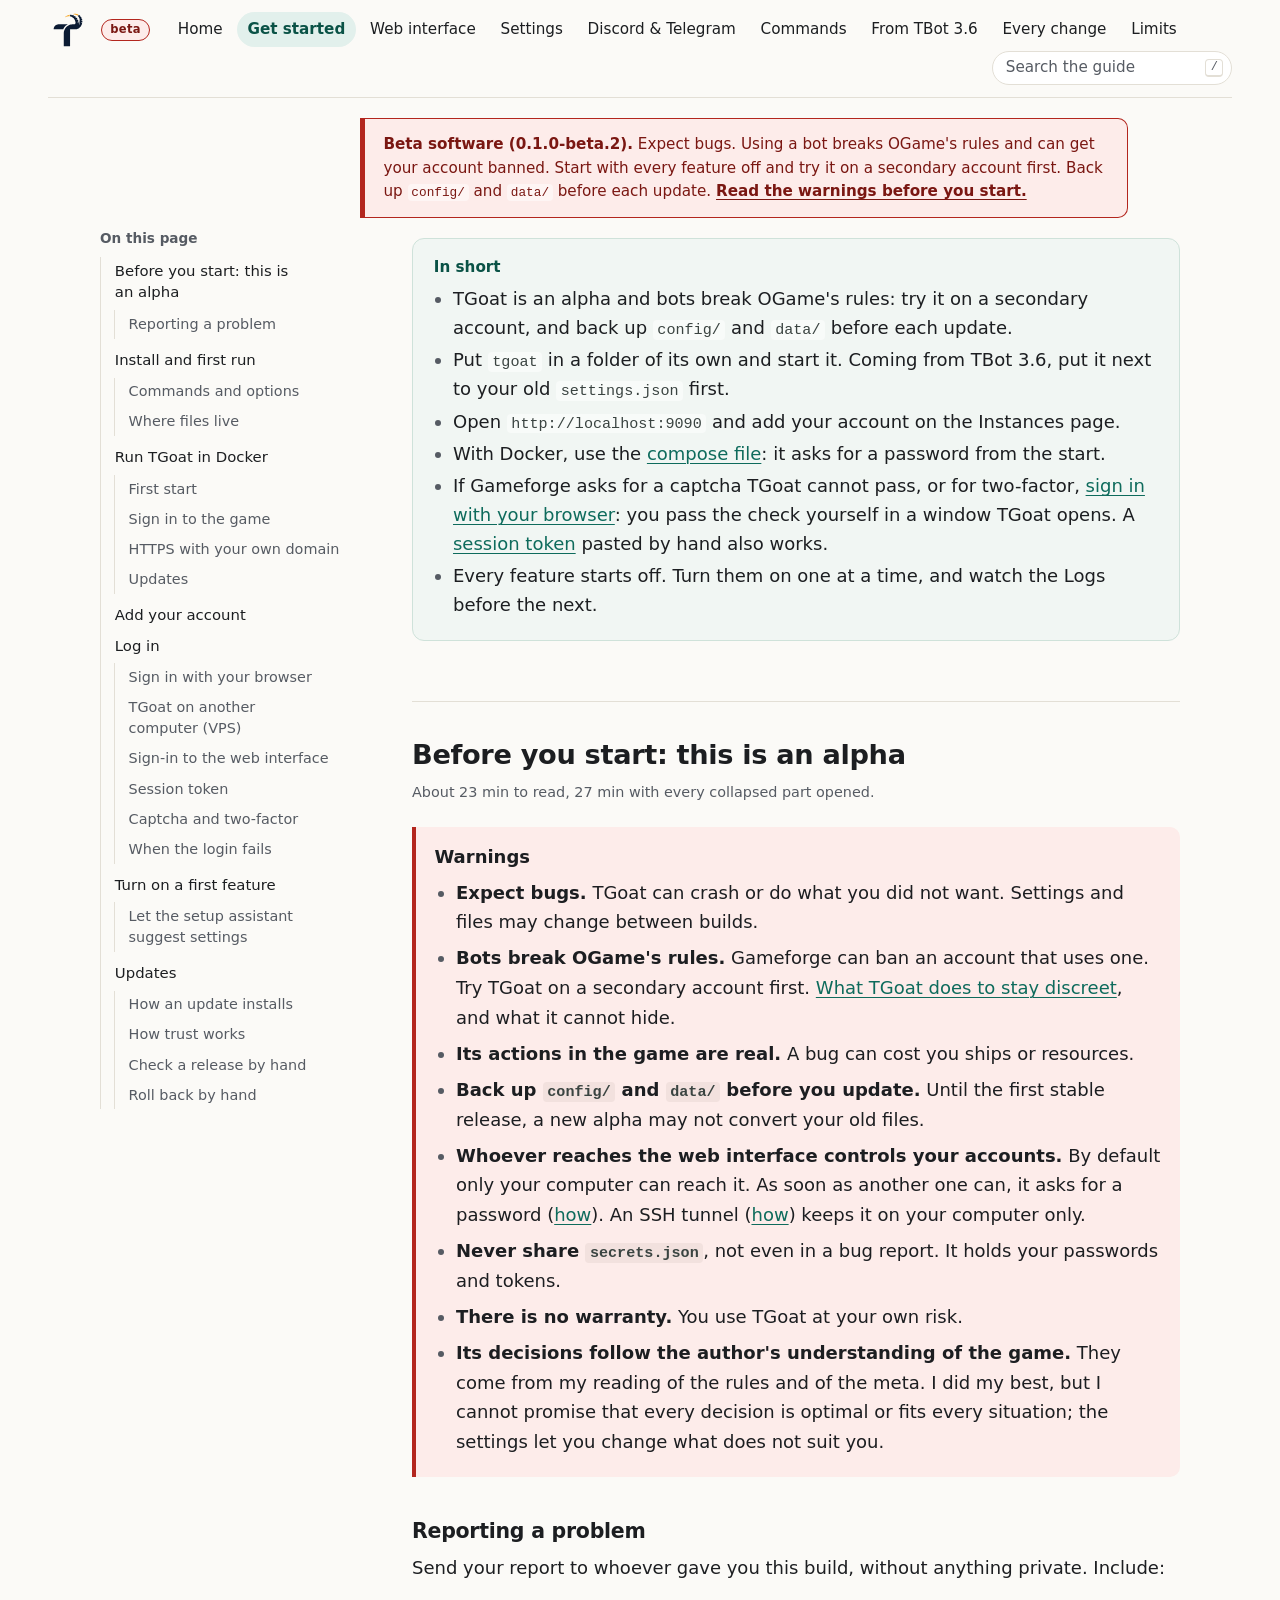
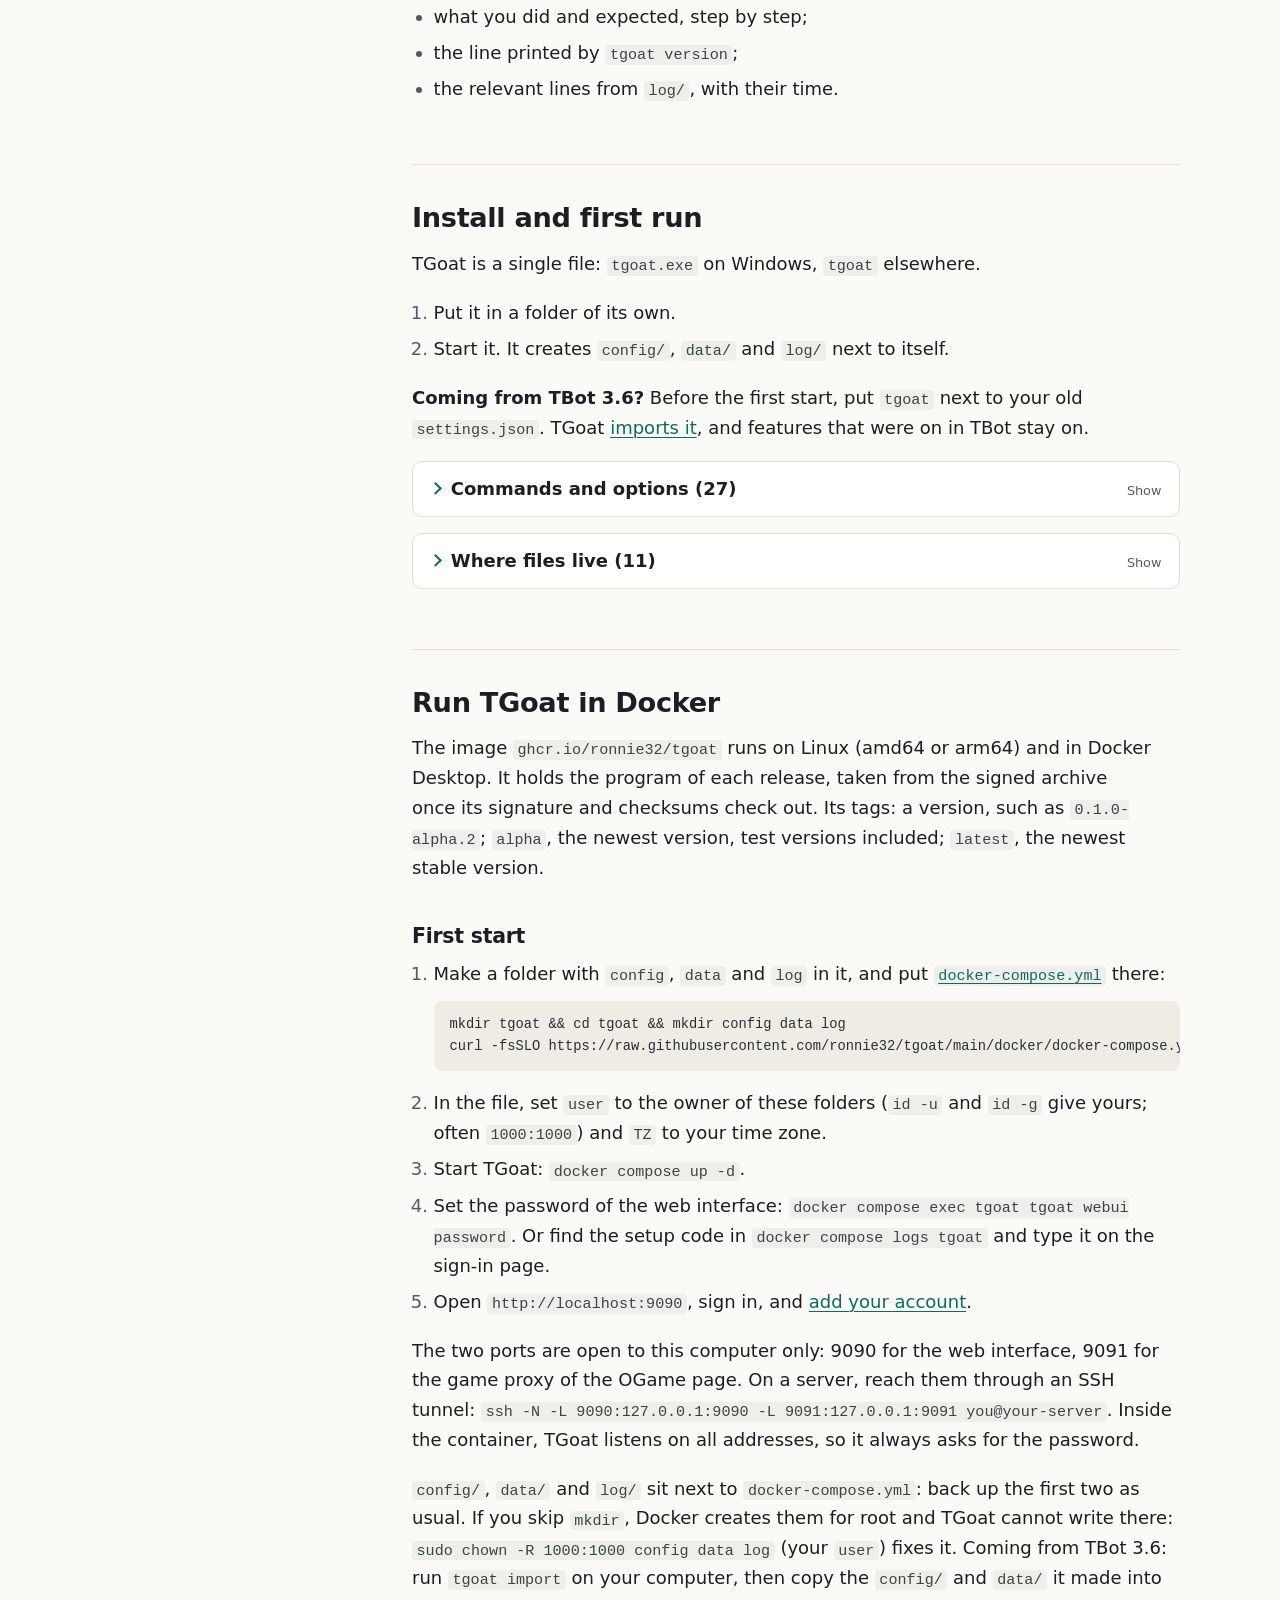
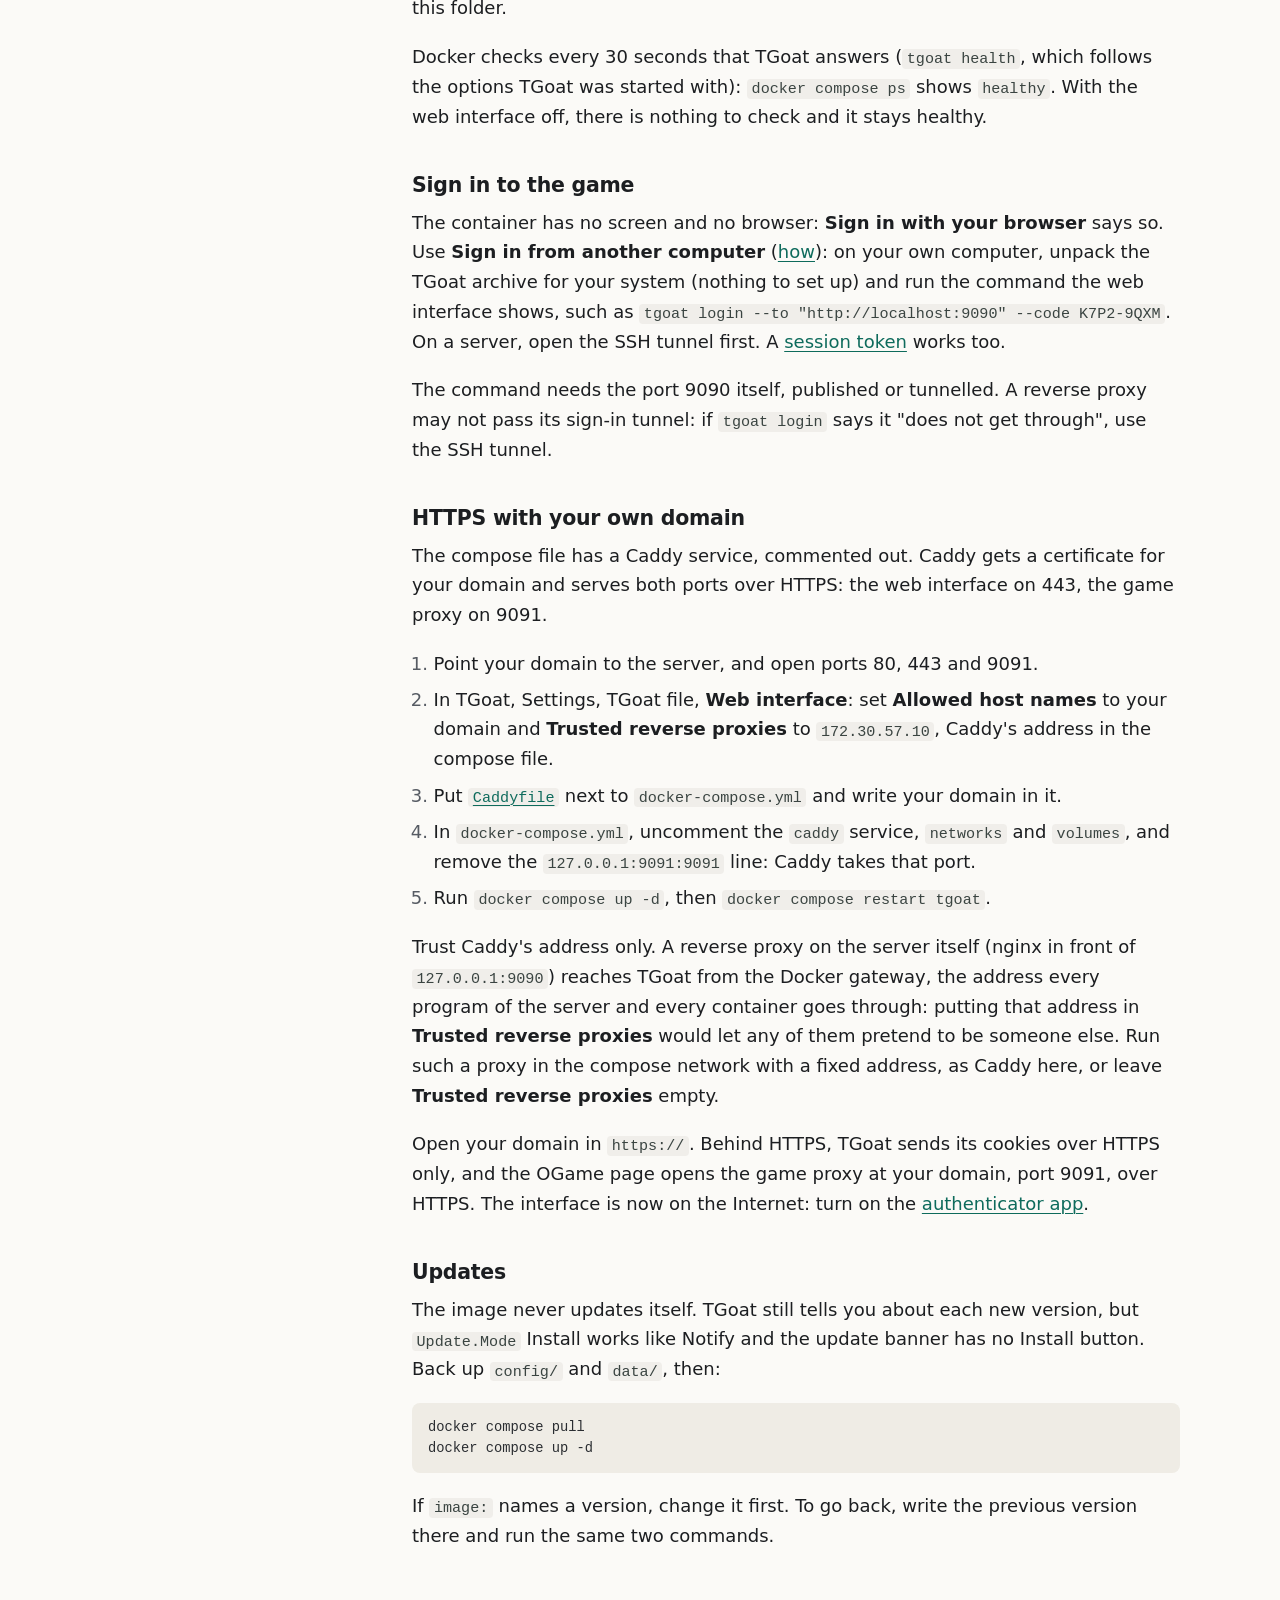
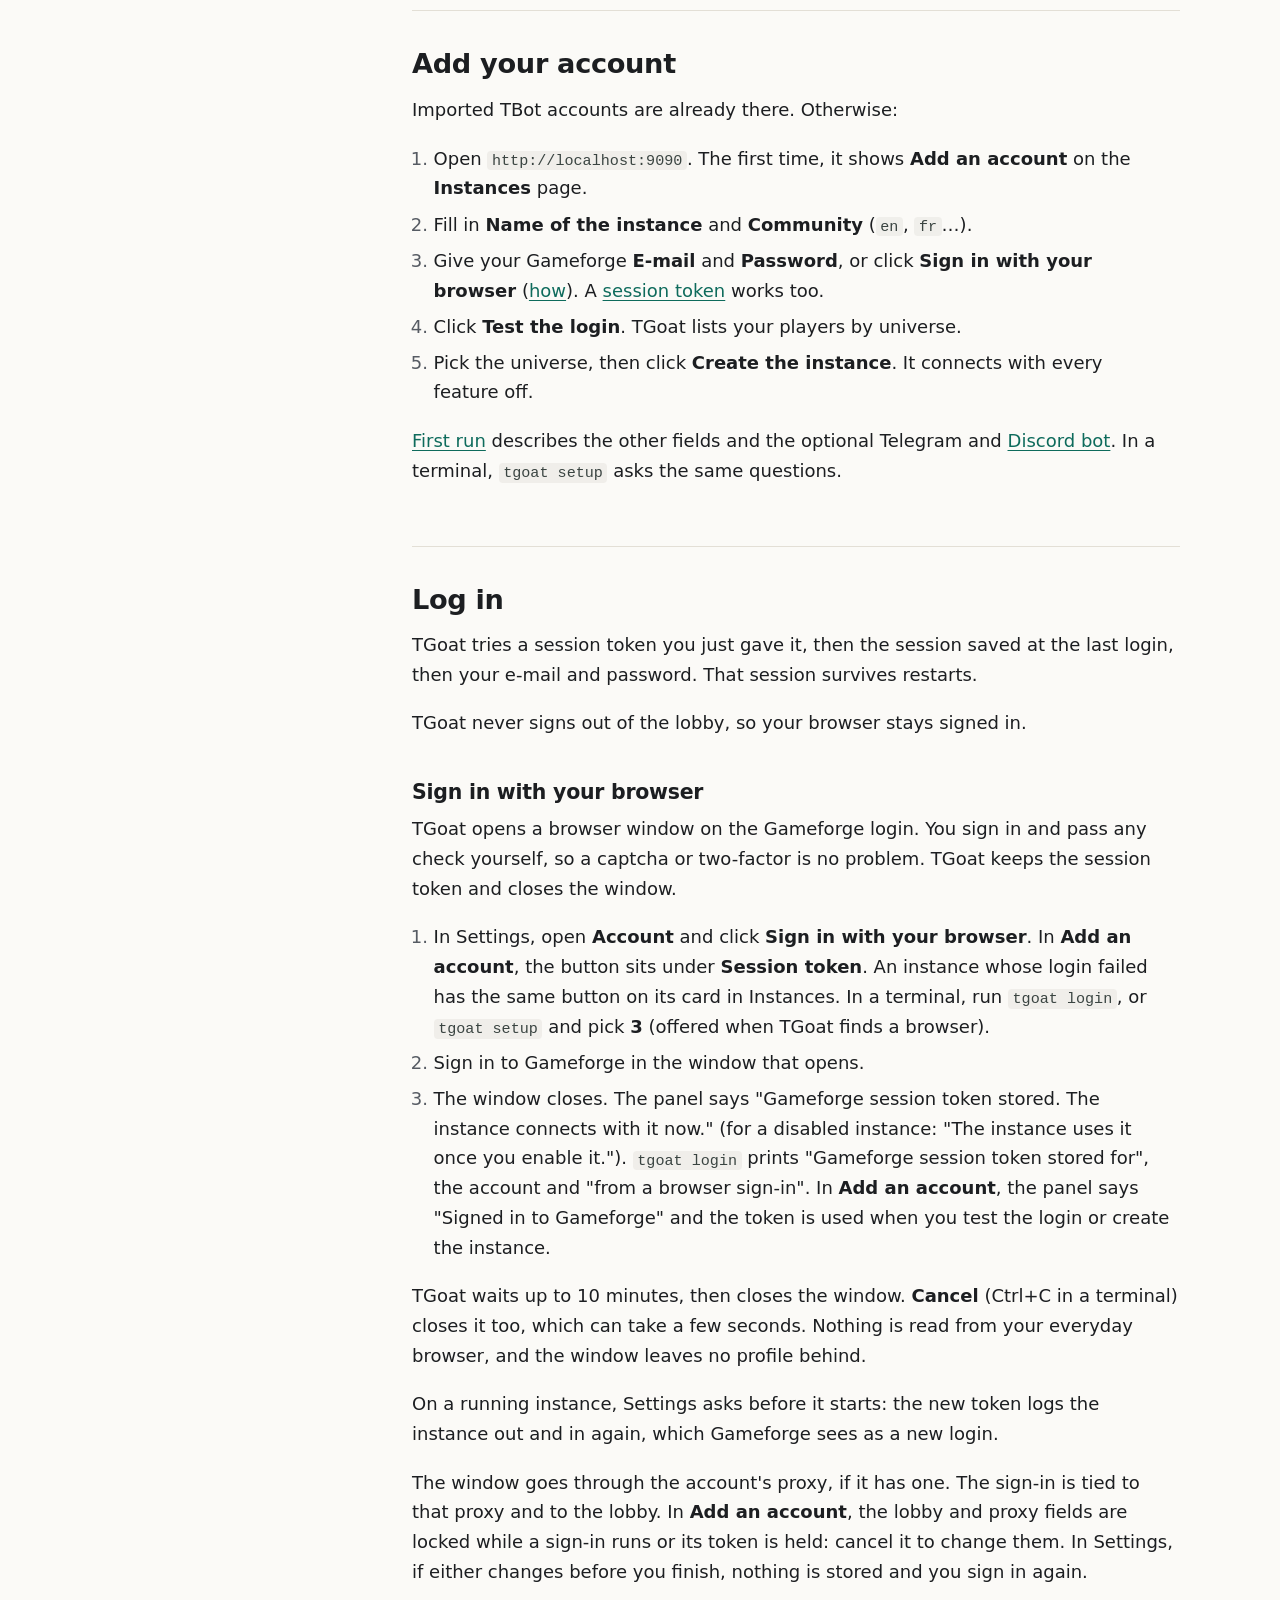
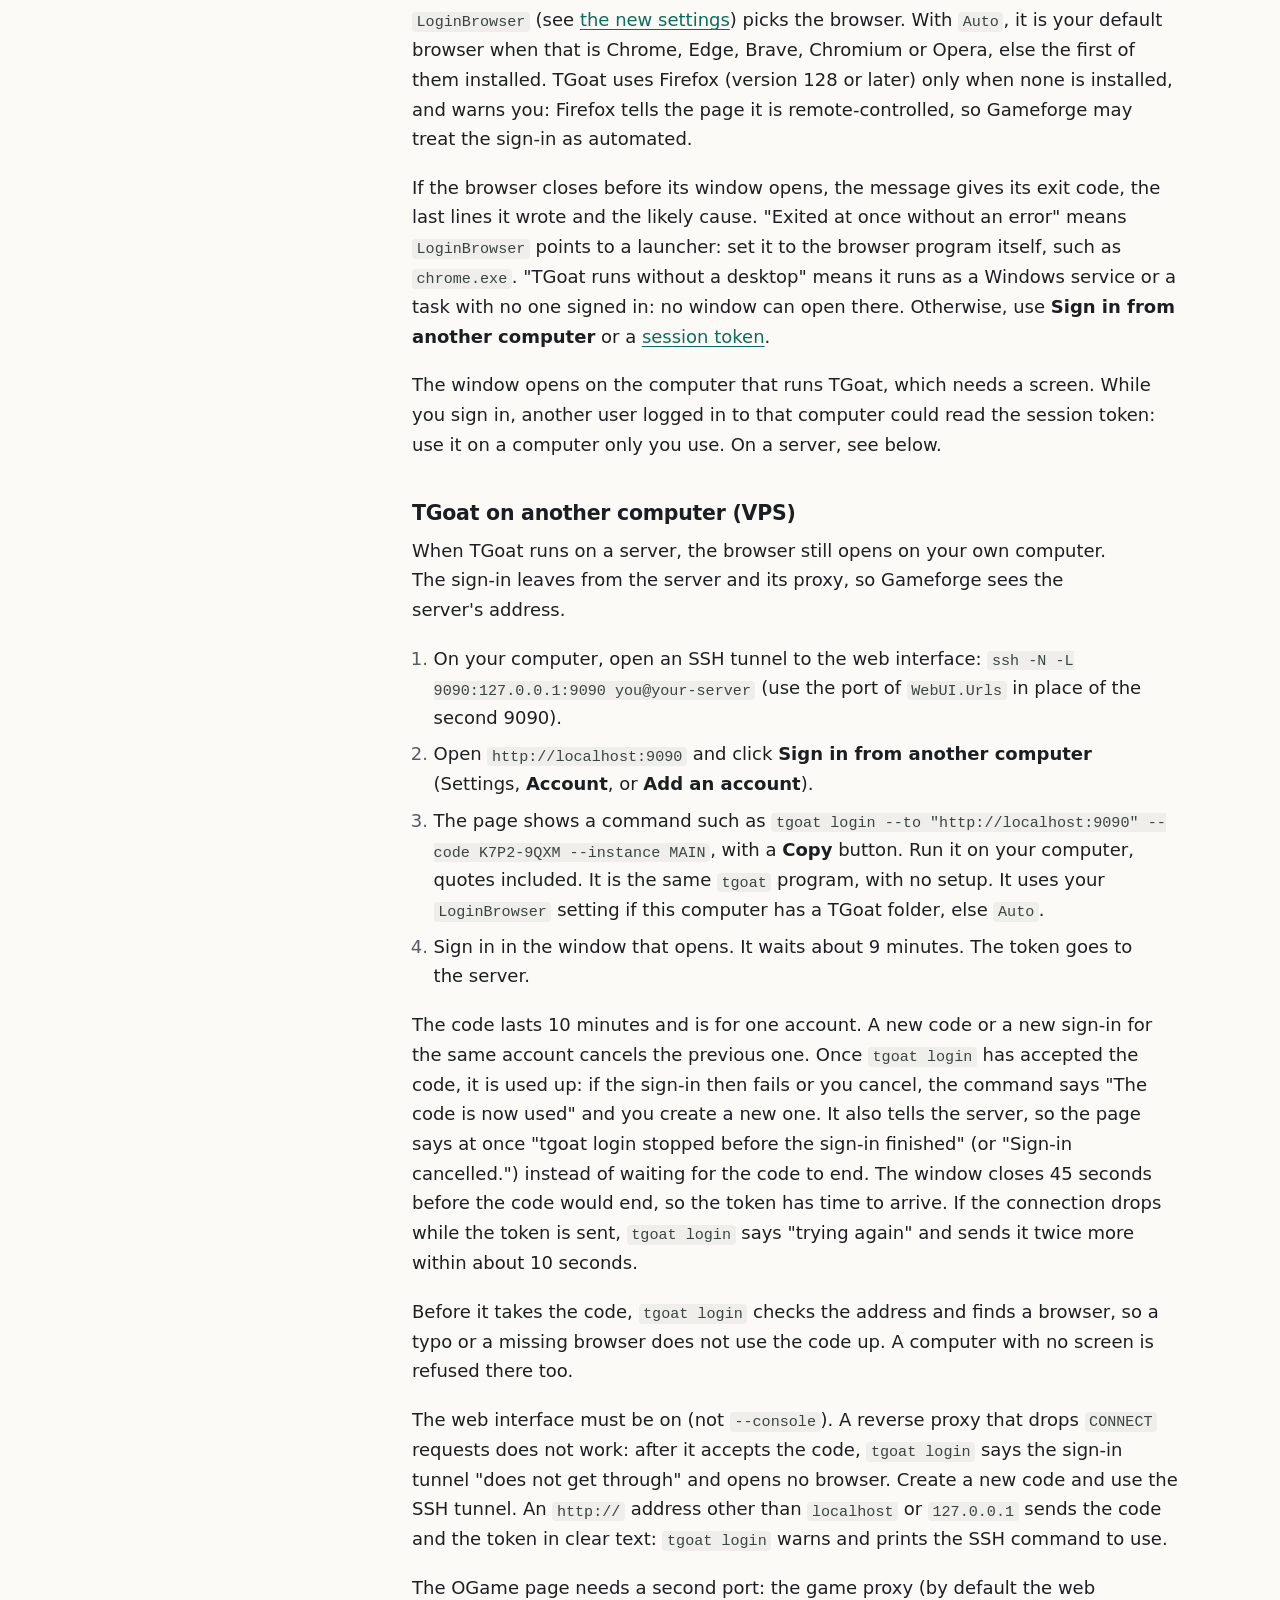
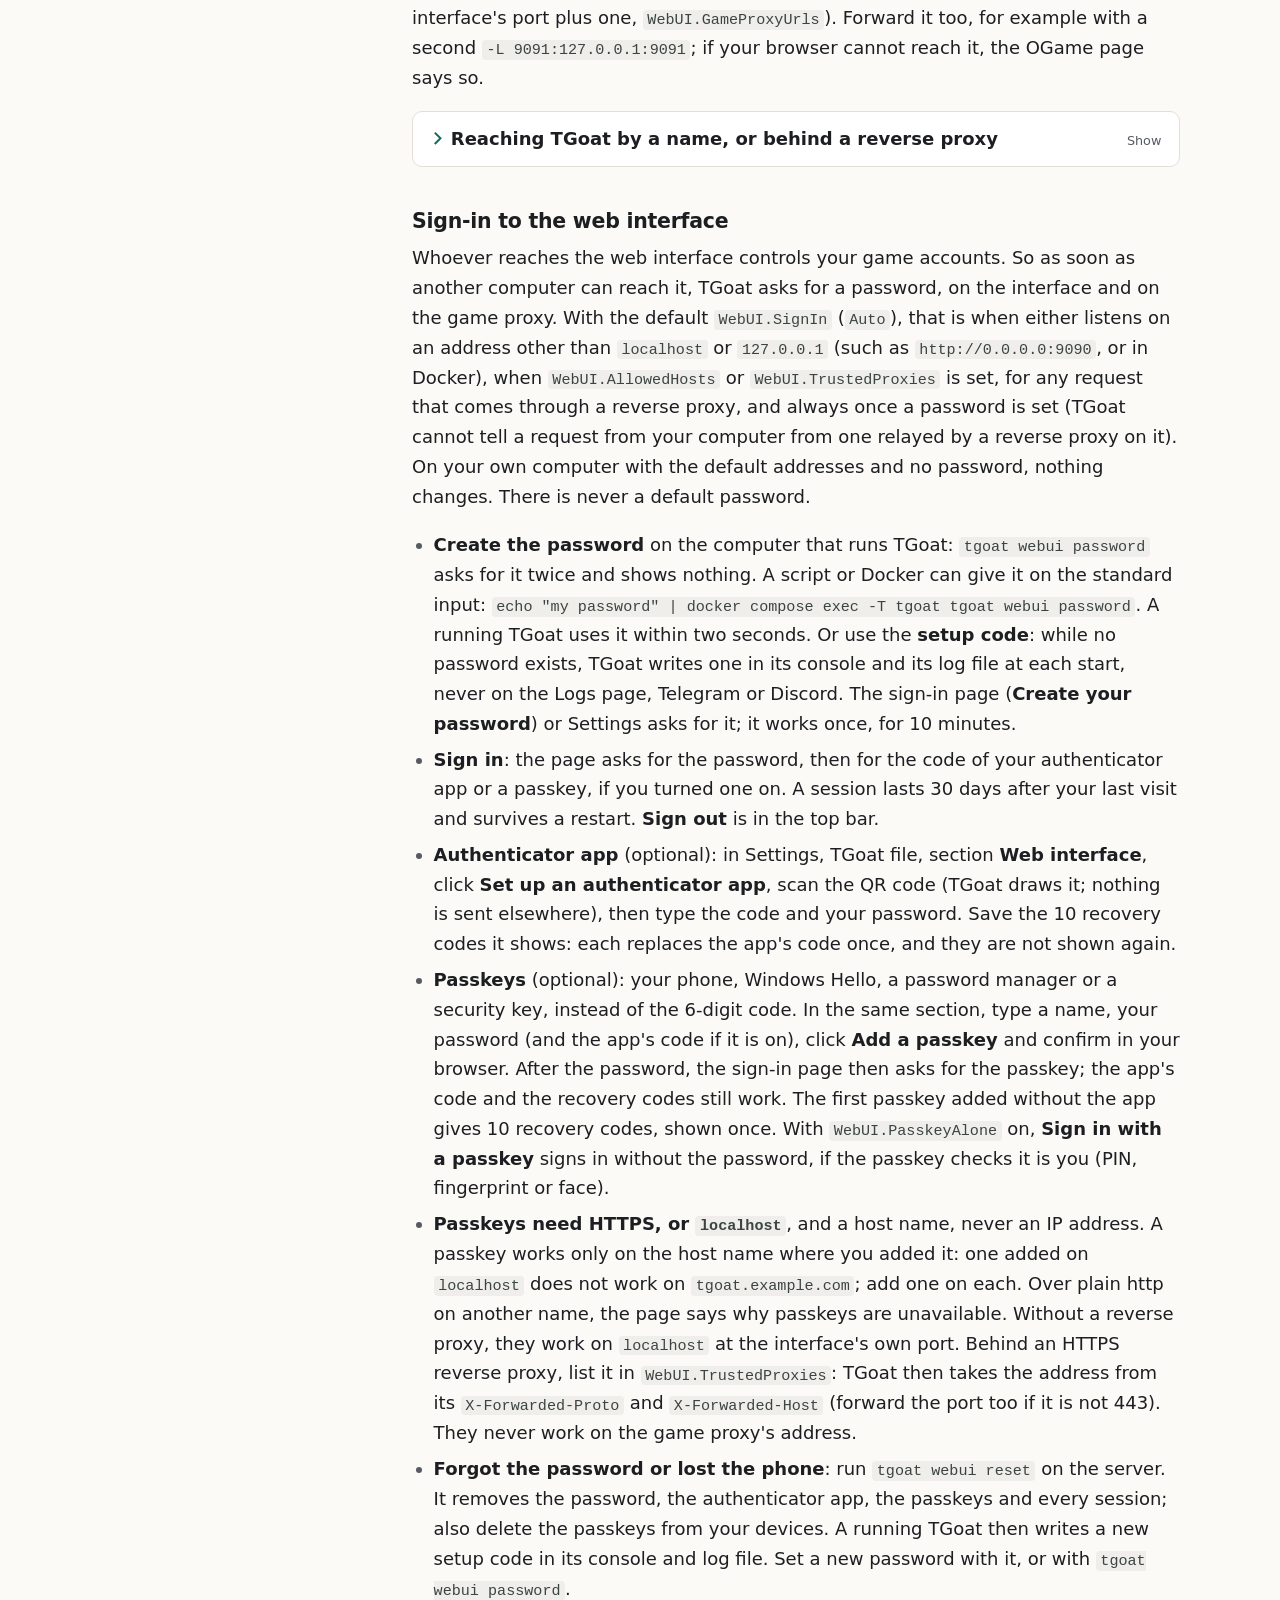
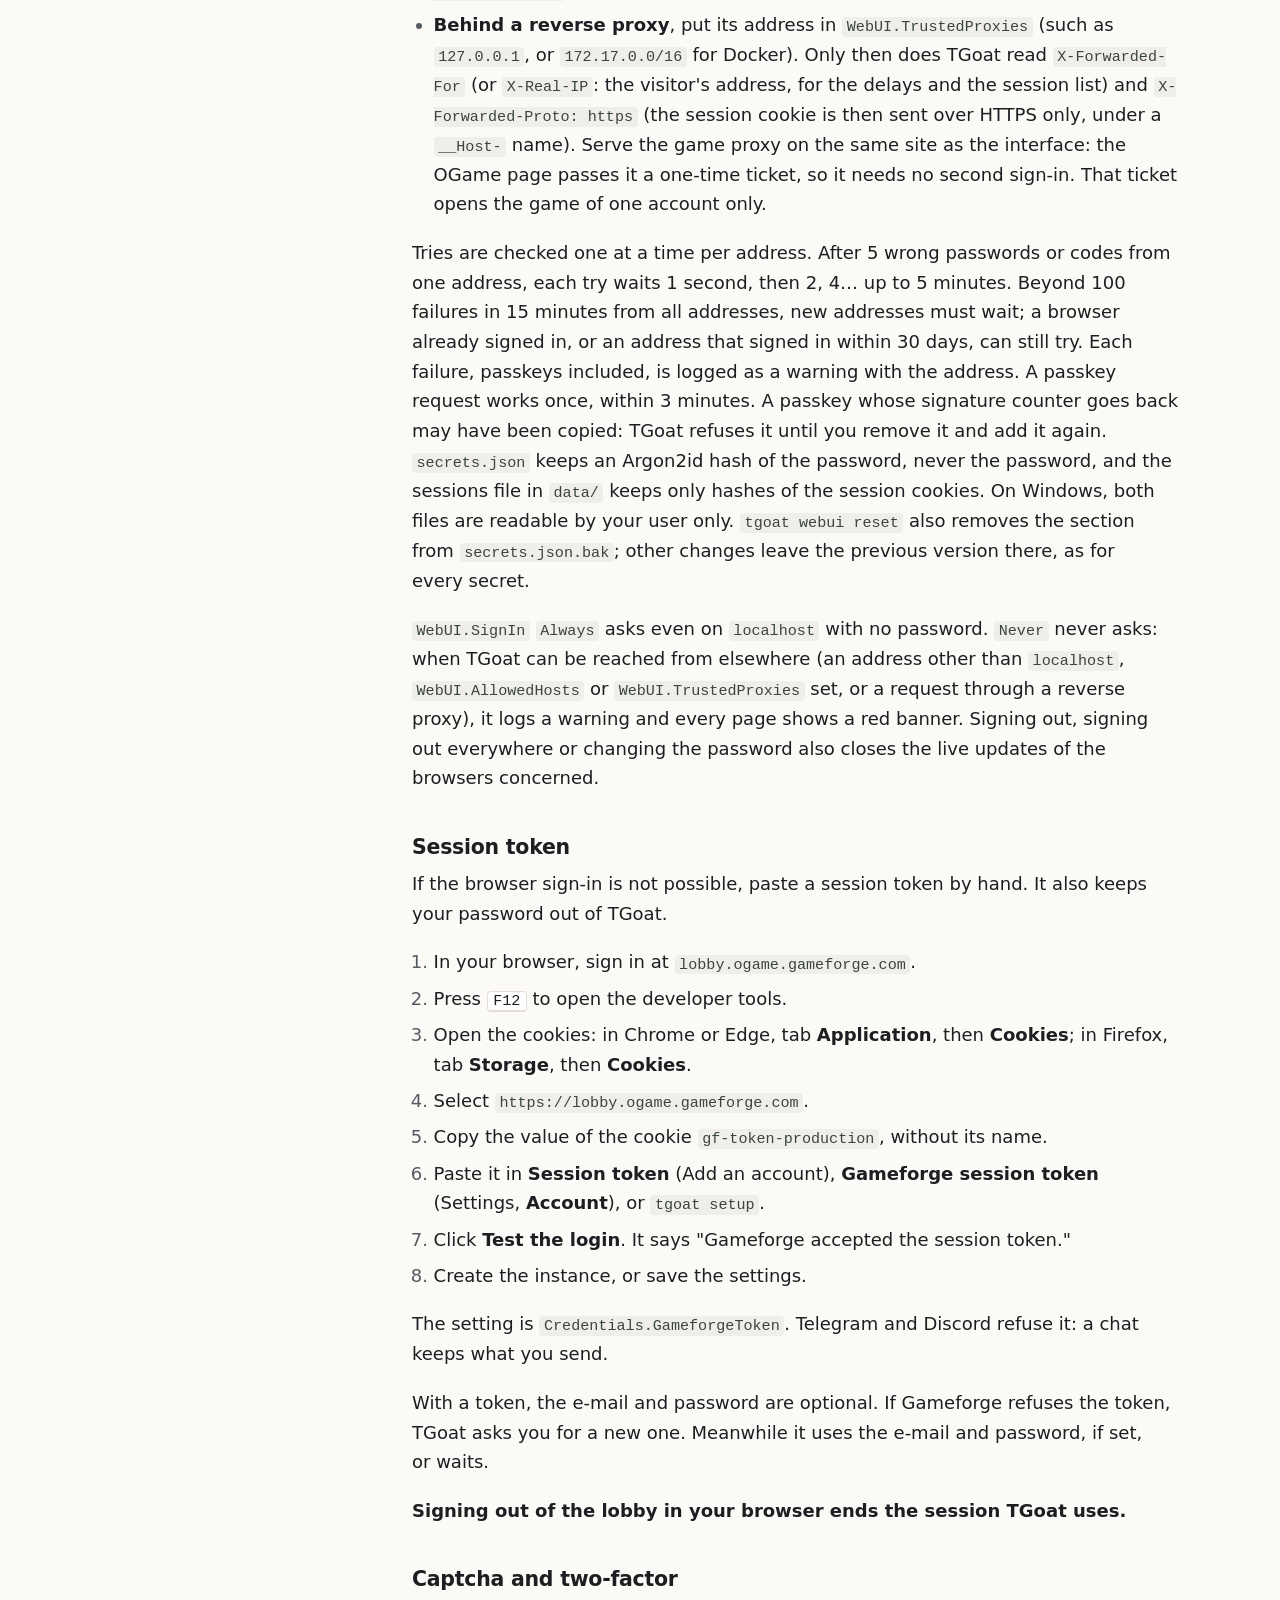
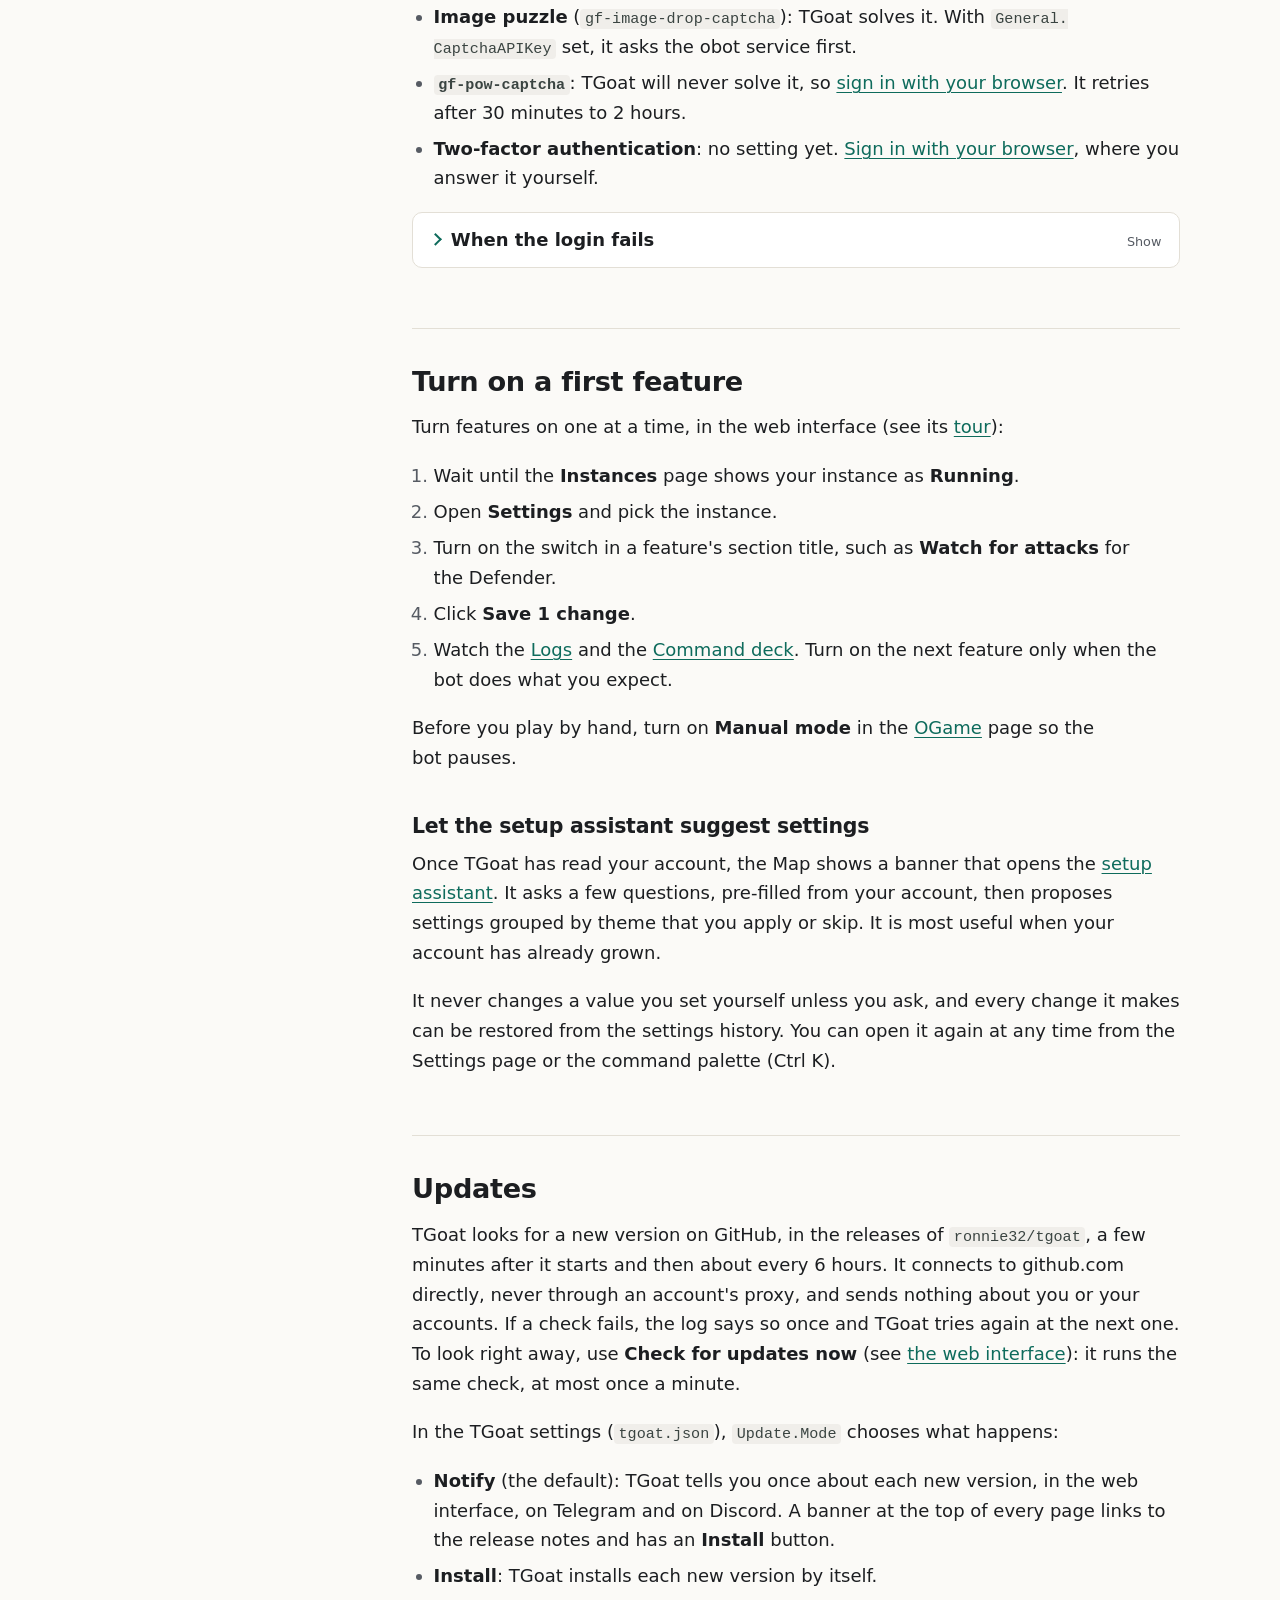
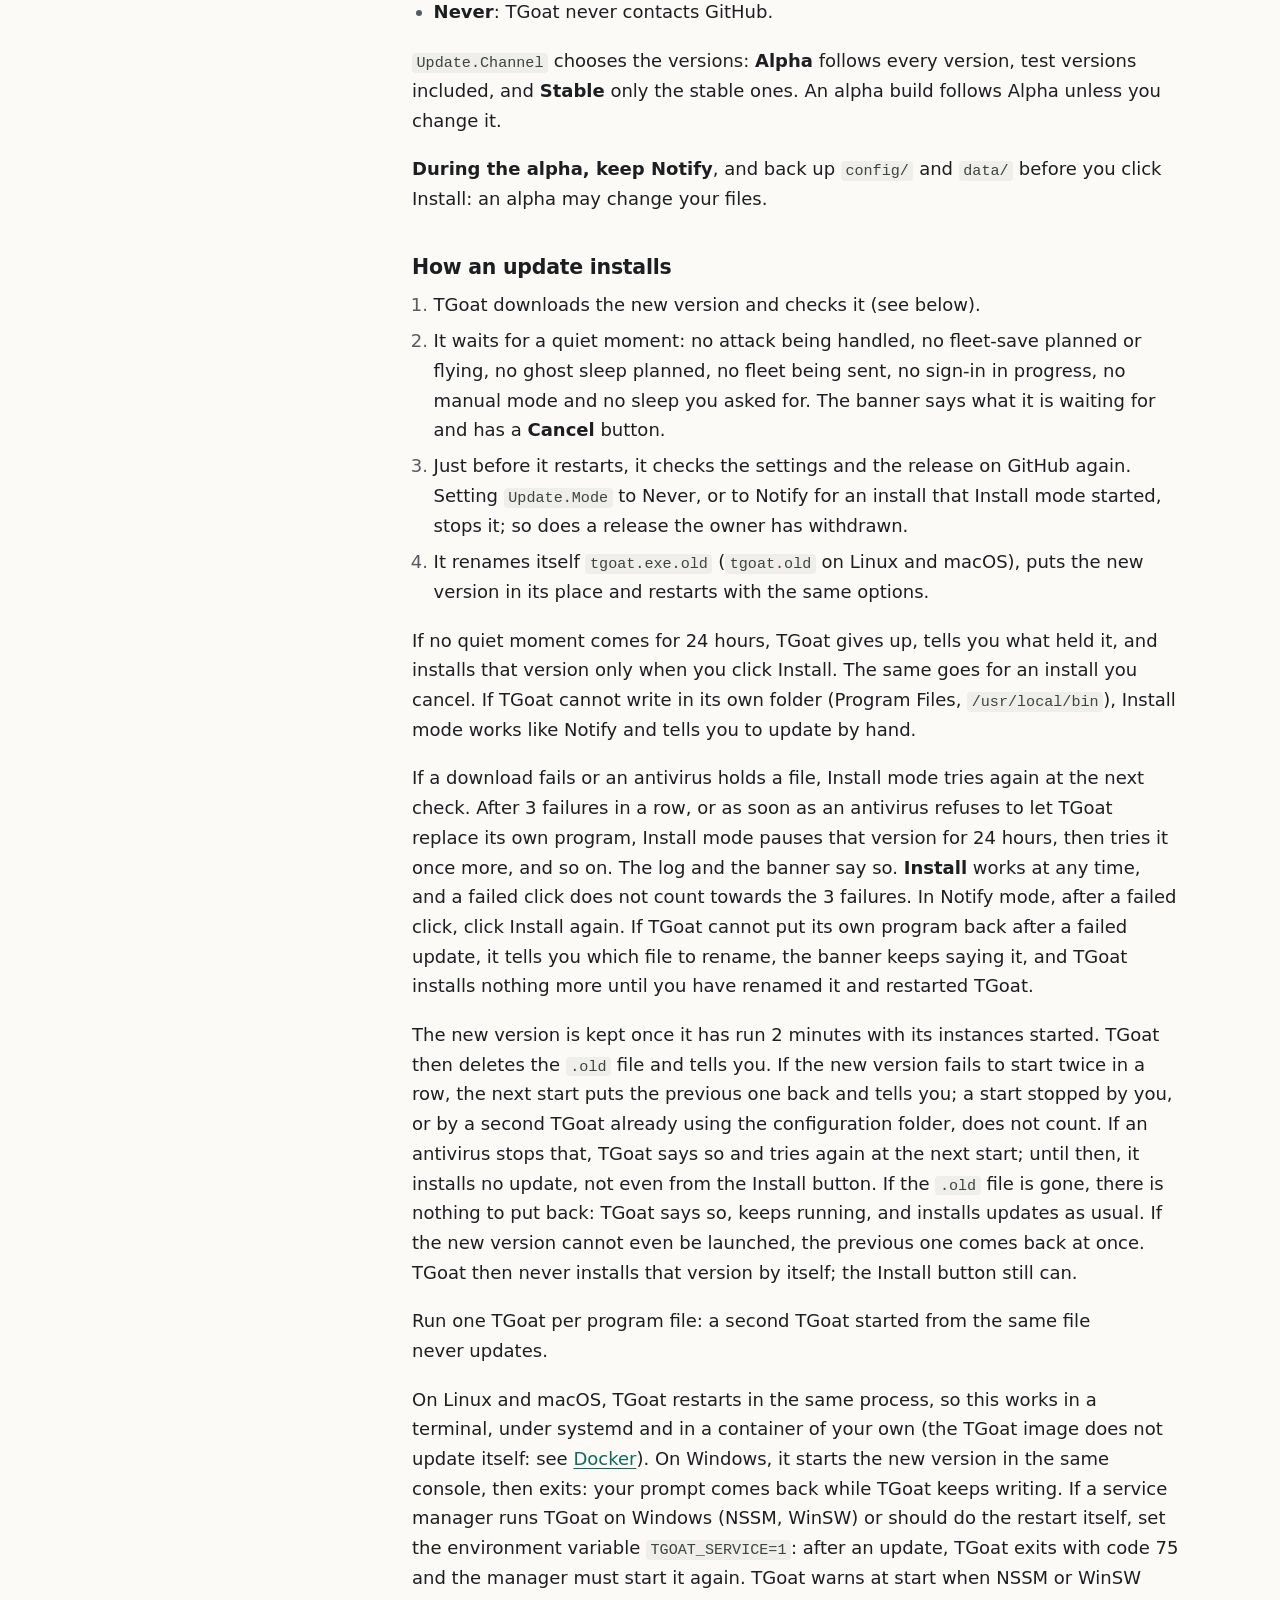
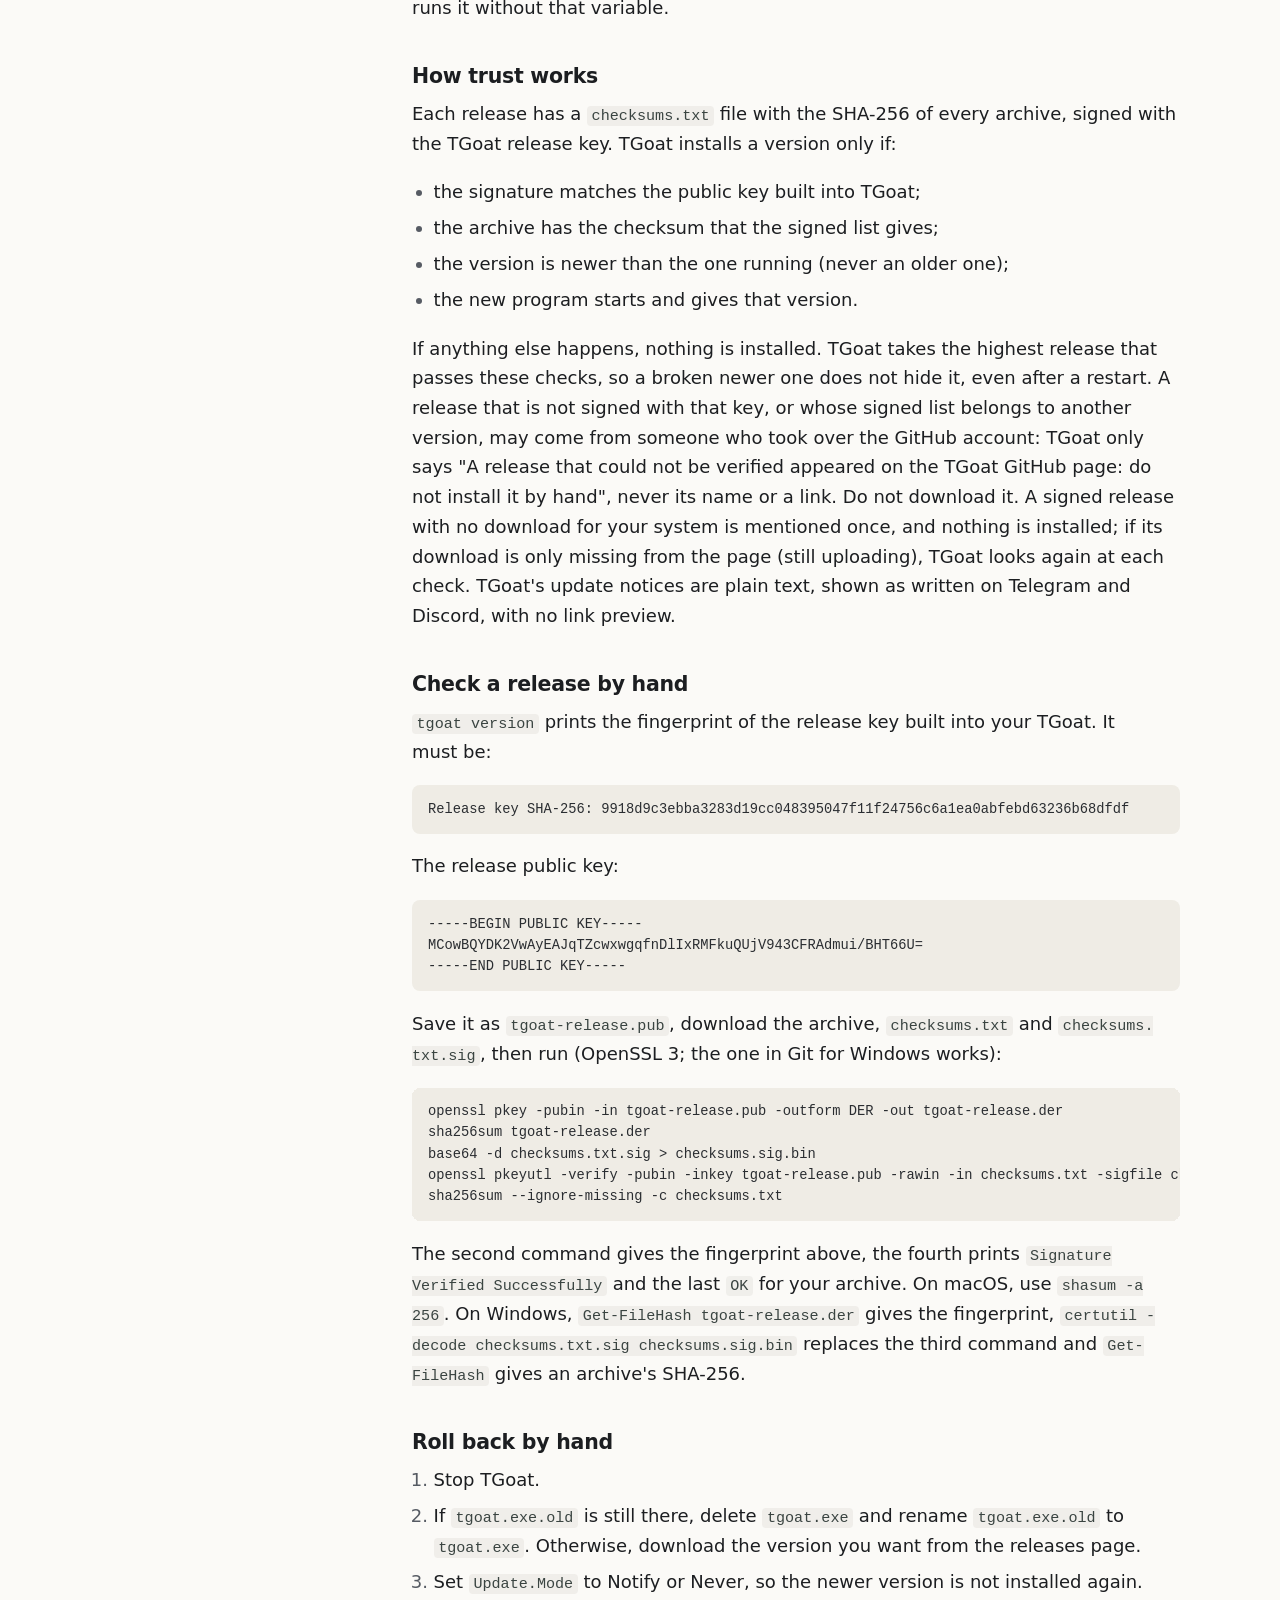
<file: docs/start.html>
<!doctype html>
<html lang="en">
<head>
<meta charset="utf-8">
<meta name="viewport" content="width=device-width, initial-scale=1">
<meta name="color-scheme" content="light dark">
<title>Get started · TGoat</title>
<link rel="icon" href="assets/favicon.ico" sizes="any">
<link rel="icon" href="assets/favicon.svg" type="image/svg+xml">
<link rel="apple-touch-icon" href="assets/apple-touch-icon.png">
<link rel="stylesheet" href="assets/guide.css">
<script src="assets/search-index.js" defer></script>
<script src="assets/search.js" defer></script>
<script src="assets/reading.js" defer></script>
</head>
<body>
<a class="skip" href="#main">Skip to content</a>

<div class="site-top">
  <nav class="site-nav" aria-label="Guide">
    <a class="brand" href="index.html" title="TGoat"><img class="brand-mark" src="assets/favicon.svg" width="40" height="40" alt="TGoat"> <span class="alpha-badge">beta</span></a>
    <ul>
      <li><a href="index.html">Home</a></li>
      <li><a href="start.html" aria-current="page">Get started</a></li>
      <li><a href="interface.html">Web interface</a></li>
      <li><a href="settings.html">Settings</a></li>
      <li><a href="discord.html">Discord &amp; Telegram</a></li>
      <li><a href="commands.html">Commands</a></li>
      <li><a href="from-tbot.html">From TBot 3.6</a></li>
      <li><a href="changes.html">Every change</a></li>
      <li><a href="limits.html">Limits</a></li>
    </ul>
  </nav>
  <aside class="alpha-banner" role="note" aria-label="Alpha warning">
    <p><strong>Beta software (0.1.0-beta.2).</strong> Expect bugs. Using a bot breaks OGame's rules and can get your account banned. Start with every feature off and try it on a secondary account first. Back up <code>config/</code> and <code>data/</code> before each update. <a href="#alpha">Read the warnings before you start.</a></p>
  </aside>
</div>

<div class="layout">
<nav class="toc" id="toc" aria-label="On this page">
  <p class="toc-title">On this page</p>
  <ol>
    <li><a href="#alpha">Before you start: this is an alpha</a>
      <ol>
        <li><a href="#alpha-report">Reporting a problem</a></li>
      </ol>
    </li>
    <li><a href="#install">Install and first run</a>
      <ol>
        <li><a href="#cli">Commands and options</a></li>
        <li><a href="#files">Where files live</a></li>
      </ol>
    </li>
    <li><a href="#docker">Run TGoat in Docker</a>
      <ol>
        <li><a href="#docker-start">First start</a></li>
        <li><a href="#docker-login">Sign in to the game</a></li>
        <li><a href="#docker-https">HTTPS with your own domain</a></li>
        <li><a href="#docker-update">Updates</a></li>
      </ol>
    </li>
    <li><a href="#account">Add your account</a></li>
    <li><a href="#login">Log in</a>
      <ol>
        <li><a href="#browser-login">Sign in with your browser</a></li>
        <li><a href="#remote-login">TGoat on another computer (VPS)</a></li>
        <li><a href="#webui-signin">Sign-in to the web interface</a></li>
        <li><a href="#token">Session token</a></li>
        <li><a href="#captcha">Captcha and two-factor</a></li>
        <li><a href="#login-fails">When the login fails</a></li>
      </ol>
    </li>
    <li><a href="#alpha-safe">Turn on a first feature</a>
      <ol><li><a href="#assistant">Let the setup assistant suggest settings</a></li></ol>
    </li>
    <li><a href="#updates">Updates</a>
      <ol>
        <li><a href="#update-install">How an update installs</a></li>
        <li><a href="#update-trust">How trust works</a></li>
        <li><a href="#update-check">Check a release by hand</a></li>
        <li><a href="#update-rollback">Roll back by hand</a></li>
      </ol>
    </li>
  </ol>
</nav>

<main id="main">

<h1 class="sr-only">Get started</h1>

<aside class="in-short" aria-label="In short">
<ul>
  <li>TGoat is an alpha and bots break OGame's rules: try it on a secondary account, and back up <code>config/</code> and <code>data/</code> before each update.</li>
  <li>Put <code>tgoat</code> in a folder of its own and start it. Coming from TBot 3.6, put it next to your old <code>settings.json</code> first.</li>
  <li>Open <code>http://localhost:9090</code> and add your account on the Instances page.</li>
  <li>With Docker, use the <a href="#docker">compose file</a>: it asks for a password from the start.</li>
  <li>If Gameforge asks for a captcha TGoat cannot pass, or for two-factor, <a href="#browser-login">sign in with your browser</a>: you pass the check yourself in a window TGoat opens. A <a href="#token">session token</a> pasted by hand also works.</li>
  <li>Every feature starts off. Turn them on one at a time, and watch the Logs before the next.</li>
</ul>
</aside>

<section aria-labelledby="alpha">
<h2 id="alpha">Before you start: this is an alpha</h2>

<div class="warn" role="note">
<p class="note-title">Warnings</p>
<ul>
  <li><strong>Expect bugs.</strong> TGoat can crash or do what you did not want. Settings and files may change between builds.</li>
  <li><strong>Bots break OGame's rules.</strong> Gameforge can ban an account that uses one. Try TGoat on a secondary account first. <a href="index.html#footprint">What TGoat does to stay discreet</a>, and what it cannot hide.</li>
  <li><strong>Its actions in the game are real.</strong> A bug can cost you ships or resources.</li>
  <li><strong>Back up <code>config/</code> and <code>data/</code> before you update.</strong> Until the first stable release, a new alpha may not convert your old files.</li>
  <li><strong>Whoever reaches the web interface controls your accounts.</strong> By default only your computer can reach it. As soon as another one can, it asks for a password (<a href="#webui-signin">how</a>). An SSH tunnel (<a href="#remote-login">how</a>) keeps it on your computer only.</li>
  <li><strong>Never share <code>secrets.json</code></strong>, not even in a bug report. It holds your passwords and tokens.</li>
  <li><strong>There is no warranty.</strong> You use TGoat at your own risk.</li>
  <li><strong>Its decisions follow the author's understanding of the game.</strong> They come from my reading of the rules and of the meta. I did my best, but I cannot promise that every decision is optimal or fits every situation; the settings let you change what does not suit you.</li>
</ul>
</div>

<h3 id="alpha-report">Reporting a problem</h3>
<p>Send your report to whoever gave you this build, without anything private. Include:</p>
<ul>
  <li>what you did and expected, step by step;</li>
  <li>the line printed by <code>tgoat version</code>;</li>
  <li>the relevant lines from <code>log/</code>, with their time.</li>
</ul>
</section>

<section id="start" aria-labelledby="install">
<h2 id="install">Install and first run</h2>
<p>TGoat is a single file: <code>tgoat.exe</code> on Windows, <code>tgoat</code> elsewhere.</p>
<ol>
  <li>Put it in a folder of its own.</li>
  <li>Start it. It creates <code>config/</code>, <code>data/</code> and <code>log/</code> next to itself.</li>
</ol>
<p><strong>Coming from TBot 3.6?</strong> Before the first start, put <code>tgoat</code> next to your old <code>settings.json</code>. TGoat <a href="from-tbot.html#import">imports it</a>, and features that were on in TBot stay on.</p>

<details id="cli">
<summary>Commands and options (27)</summary>
<div class="table-wrap" role="region" aria-label="Commands and options" tabindex="0">
<table>
  <caption class="sr-only">TGoat commands and options</caption>
  <thead><tr><th scope="col">Command or option</th><th scope="col">What it does</th></tr></thead>
  <tbody>
    <tr class="sub"><th colspan="2" scope="colgroup">Commands</th></tr>
    <tr><th scope="row"><code>tgoat</code>, <code>tgoat run</code></th><td>Start TGoat.</td></tr>
    <tr><th scope="row"><code>tgoat setup</code></th><td>Add an account in the terminal.</td></tr>
    <tr><th scope="row"><code>tgoat login</code></th><td>Sign in to Gameforge in a browser window. See <a href="#browser-login">Sign in with your browser</a>.</td></tr>
    <tr><th scope="row"><code>tgoat import</code></th><td>Import TBot 3.6 settings.</td></tr>
    <tr><th scope="row"><code>tgoat webui password</code></th><td>Set or replace the password of the web interface. See <a href="#webui-signin">Sign-in to the web interface</a>.</td></tr>
    <tr><th scope="row"><code>tgoat webui reset</code></th><td>Remove the web interface password, authenticator app, passkeys and sessions.</td></tr>
    <tr><th scope="row"><code>tgoat health</code></th><td>Check that the running TGoat answers on its game proxy: exit code 0 if it does, 1 if not. The health check of the Docker image.</td></tr>
    <tr><th scope="row"><code>tgoat version</code>, <code>tgoat --version</code></th><td>Print the build line.</td></tr>
    <tr><th scope="row"><code>tgoat help</code></th><td>List every option.</td></tr>
    <tr class="sub"><th colspan="2" scope="colgroup">Options</th></tr>
    <tr><th scope="row"><code>--config &lt;folder&gt;</code></th><td>Another configuration folder.</td></tr>
    <tr><th scope="row"><code>--data &lt;folder&gt;</code></th><td>Another runtime data folder.</td></tr>
    <tr><th scope="row"><code>--log &lt;folder&gt;</code></th><td>Another log folder.</td></tr>
    <tr><th scope="row"><code>--settings &lt;file&gt;</code></th><td>TBot <code>settings.json</code> to import at the first start.</td></tr>
    <tr><th scope="row"><code>--console</code></th><td>No web interface, even if <code>WebUI.Enable</code> is on.</td></tr>
    <tr><th scope="row"><code>--ui</code></th><td>Web interface, even if <code>WebUI.Enable</code> is off.</td></tr>
    <tr><th scope="row"><code>--verbose</code></th><td>Debug lines in the console, game requests in the log files.</td></tr>
    <tr class="sub"><th colspan="2" scope="colgroup">Import options</th></tr>
    <tr><th scope="row"><code>--from &lt;file&gt;</code></th><td>The <code>settings.json</code> to import.</td></tr>
    <tr><th scope="row"><code>--dry-run</code></th><td>Print the report, write nothing.</td></tr>
    <tr><th scope="row"><code>--again</code></th><td>Import over an existing <code>config/</code>, kept in its history.</td></tr>
    <tr class="sub"><th colspan="2" scope="colgroup">Login options</th></tr>
    <tr><th scope="row"><code>--instance &lt;name&gt;</code></th><td>Account to sign in, by name or identifier. Needed when there are several.</td></tr>
    <tr><th scope="row"><code>--browser &lt;path&gt;</code></th><td>Browser program to open instead of the <code>LoginBrowser</code> setting.</td></tr>
    <tr><th scope="row"><code>--to &lt;address&gt;</code></th><td>Web interface of a TGoat that runs elsewhere, as this computer reaches it. See <a href="#remote-login">TGoat on another computer</a>.</td></tr>
    <tr><th scope="row"><code>--code &lt;code&gt;</code></th><td>Pairing code shown by that web interface. Goes with <code>--to</code>.</td></tr>
    <tr class="sub"><th colspan="2" scope="colgroup">Environment</th></tr>
    <tr><th scope="row"><code>TGOAT_SECRETS</code></th><td>Another path for <code>secrets.json</code>.</td></tr>
    <tr><th scope="row"><code>NO_COLOR</code></th><td>No colours in the console.</td></tr>
    <tr><th scope="row"><code>TGOAT_SERVICE=1</code></th><td>After an update, exit with code 75 and let the service manager restart TGoat (see <a href="#update-install">Updates</a>).</td></tr>
    <tr><th scope="row"><code>TGOAT_CONTAINER=1</code></th><td>Set by the Docker image: new versions are announced, never installed, and inside a container (<code>/.dockerenv</code>, <code>/run/.containerenv</code> or Kubernetes) the web interface listens on <code>0.0.0.0</code> when <code>WebUI.Urls</code> keeps its default. Set elsewhere, it opens nothing and TGoat warns at start (see <a href="#docker">Docker</a>).</td></tr>
  </tbody>
</table>
</div>
</details>

<details id="files">
<summary>Where files live (11)</summary>
<div class="table-wrap" role="region" aria-label="Files and folders" tabindex="0">
<table>
  <caption class="sr-only">Files and folders</caption>
  <thead><tr><th scope="col">File or folder</th><th scope="col">What it holds</th></tr></thead>
  <tbody>
    <tr><th scope="row"><code>config/tgoat.json</code></th><td>Web interface, Telegram, Discord bot, updates.</td></tr>
    <tr><th scope="row"><code>config/instances/&lt;id&gt;.json</code></th><td>One instance.</td></tr>
    <tr><th scope="row"><code>config/profiles/&lt;name&gt;.json</code></th><td>One profile, shared by all instances.</td></tr>
    <tr><th scope="row"><code>config/secrets.json</code></th><td>E-mails, passwords, tokens, keys.</td></tr>
    <tr><th scope="row"><code>config/history/</code></th><td>Previous versions of the files.</td></tr>
    <tr><th scope="row"><code>config/history/removed/</code></th><td>Removed instances and profiles.</td></tr>
    <tr><th scope="row"><code>config/import-report.txt</code></th><td>Report of the TBot import.</td></tr>
    <tr><th scope="row"><code>data/&lt;id&gt;/</code></th><td>Simulated device, cookies, feature state.</td></tr>
    <tr><th scope="row"><code>log/TGoat.log</code>, <code>log/TGoat.csv</code></th><td>Logs, as text and CSV.</td></tr>
    <tr><th scope="row"><code>data/update.json</code></th><td>In Docker only: the new versions already announced.</td></tr>
    <tr><th scope="row"><code>tgoat.exe.old</code>, <code>tgoat.exe.update.json</code></th><td>Next to the program, during an <a href="#updates">update</a>: the previous version and the update's state.</td></tr>
  </tbody>
</table>
</div>
<p><code>&lt;id&gt;</code> names the instance's file and data folder.</p>
</details>
</section>

<section aria-labelledby="docker">
<h2 id="docker">Run TGoat in Docker</h2>
<p>The image <code>ghcr.io/ronnie32/tgoat</code> runs on Linux (amd64 or arm64) and in Docker Desktop. It holds the program of each release, taken from the signed archive once its signature and checksums check out. Its tags: a version, such as <code>0.1.0-alpha.2</code>; <code>alpha</code>, the newest version, test versions included; <code>latest</code>, the newest stable version.</p>

<h3 id="docker-start">First start</h3>
<ol>
  <li>Make a folder with <code>config</code>, <code>data</code> and <code>log</code> in it, and put <a href="https://github.com/ronnie32/tgoat/blob/main/docker/docker-compose.yml"><code>docker-compose.yml</code></a> there:
<pre><code>mkdir tgoat &amp;&amp; cd tgoat &amp;&amp; mkdir config data log
curl -fsSLO https://raw.githubusercontent.com/ronnie32/tgoat/main/docker/docker-compose.yml</code></pre></li>
  <li>In the file, set <code>user</code> to the owner of these folders (<code>id -u</code> and <code>id -g</code> give yours; often <code>1000:1000</code>) and <code>TZ</code> to your time zone.</li>
  <li>Start TGoat: <code>docker compose up -d</code>.</li>
  <li>Set the password of the web interface: <code>docker compose exec tgoat tgoat webui password</code>. Or find the setup code in <code>docker compose logs tgoat</code> and type it on the sign-in page.</li>
  <li>Open <code>http://localhost:9090</code>, sign in, and <a href="#account">add your account</a>.</li>
</ol>
<p>The two ports are open to this computer only: 9090 for the web interface, 9091 for the game proxy of the OGame page. On a server, reach them through an SSH tunnel: <code>ssh -N -L 9090:127.0.0.1:9090 -L 9091:127.0.0.1:9091 you@your-server</code>. Inside the container, TGoat listens on all addresses, so it always asks for the password.</p>
<p><code>config/</code>, <code>data/</code> and <code>log/</code> sit next to <code>docker-compose.yml</code>: back up the first two as usual. If you skip <code>mkdir</code>, Docker creates them for root and TGoat cannot write there: <code>sudo chown -R 1000:1000 config data log</code> (your <code>user</code>) fixes it. Coming from TBot 3.6: run <code>tgoat import</code> on your computer, then copy the <code>config/</code> and <code>data/</code> it made into this folder.</p>
<p>Docker checks every 30 seconds that TGoat answers (<code>tgoat health</code>, which follows the options TGoat was started with): <code>docker compose ps</code> shows <code>healthy</code>. With the web interface off, there is nothing to check and it stays healthy.</p>

<h3 id="docker-login">Sign in to the game</h3>
<p>The container has no screen and no browser: <strong>Sign in with your browser</strong> says so. Use <strong>Sign in from another computer</strong> (<a href="#remote-login">how</a>): on your own computer, unpack the TGoat archive for your system (nothing to set up) and run the command the web interface shows, such as <code>tgoat login --to "http://localhost:9090" --code K7P2-9QXM</code>. On a server, open the SSH tunnel first. A <a href="#token">session token</a> works too.</p>
<p>The command needs the port 9090 itself, published or tunnelled. A reverse proxy may not pass its sign-in tunnel: if <code>tgoat login</code> says it "does not get through", use the SSH tunnel.</p>

<h3 id="docker-https">HTTPS with your own domain</h3>
<p>The compose file has a Caddy service, commented out. Caddy gets a certificate for your domain and serves both ports over HTTPS: the web interface on 443, the game proxy on 9091.</p>
<ol>
  <li>Point your domain to the server, and open ports 80, 443 and 9091.</li>
  <li>In TGoat, Settings, TGoat file, <strong>Web interface</strong>: set <strong>Allowed host names</strong> to your domain and <strong>Trusted reverse proxies</strong> to <code>172.30.57.10</code>, Caddy's address in the compose file.</li>
  <li>Put <a href="https://github.com/ronnie32/tgoat/blob/main/docker/Caddyfile"><code>Caddyfile</code></a> next to <code>docker-compose.yml</code> and write your domain in it.</li>
  <li>In <code>docker-compose.yml</code>, uncomment the <code>caddy</code> service, <code>networks</code> and <code>volumes</code>, and remove the <code>127.0.0.1:9091:9091</code> line: Caddy takes that port.</li>
  <li>Run <code>docker compose up -d</code>, then <code>docker compose restart tgoat</code>.</li>
</ol>
<p>Trust Caddy's address only. A reverse proxy on the server itself (nginx in front of <code>127.0.0.1:9090</code>) reaches TGoat from the Docker gateway, the address every program of the server and every container goes through: putting that address in <strong>Trusted reverse proxies</strong> would let any of them pretend to be someone else. Run such a proxy in the compose network with a fixed address, as Caddy here, or leave <strong>Trusted reverse proxies</strong> empty.</p>
<p>Open your domain in <code>https://</code>. Behind HTTPS, TGoat sends its cookies over HTTPS only, and the OGame page opens the game proxy at your domain, port 9091, over HTTPS. The interface is now on the Internet: turn on the <a href="#webui-signin">authenticator app</a>.</p>

<h3 id="docker-update">Updates</h3>
<p>The image never updates itself. TGoat still tells you about each new version, but <code>Update.Mode</code> Install works like Notify and the update banner has no Install button. Back up <code>config/</code> and <code>data/</code>, then:</p>
<pre><code>docker compose pull
docker compose up -d</code></pre>
<p>If <code>image:</code> names a version, change it first. To go back, write the previous version there and run the same two commands.</p>
</section>

<section aria-labelledby="account">
<h2 id="account">Add your account</h2>
<p>Imported TBot accounts are already there. Otherwise:</p>
<ol>
  <li>Open <code>http://localhost:9090</code>. The first time, it shows <strong>Add an account</strong> on the <strong>Instances</strong> page.</li>
  <li>Fill in <strong>Name of the instance</strong> and <strong>Community</strong> (<code>en</code>, <code>fr</code>…).</li>
  <li>Give your Gameforge <strong>E-mail</strong> and <strong>Password</strong>, or click <strong>Sign in with your browser</strong> (<a href="#browser-login">how</a>). A <a href="#token">session token</a> works too.</li>
  <li>Click <strong>Test the login</strong>. TGoat lists your players by universe.</li>
  <li>Pick the universe, then click <strong>Create the instance</strong>. It connects with every feature off.</li>
</ol>
<p><a href="interface.html#ui-first-run">First run</a> describes the other fields and the optional Telegram and <a href="discord.html#discord">Discord bot</a>. In a terminal, <code>tgoat setup</code> asks the same questions.</p>
</section>

<section aria-labelledby="login">
<h2 id="login">Log in</h2>
<p>TGoat tries a session token you just gave it, then the session saved at the last login, then your e-mail and password. That session survives restarts.</p>
<p>TGoat never signs out of the lobby, so your browser stays signed in.</p>

<h3 id="browser-login">Sign in with your browser</h3>
<p>TGoat opens a browser window on the Gameforge login. You sign in and pass any check yourself, so a captcha or two-factor is no problem. TGoat keeps the session token and closes the window.</p>
<ol>
  <li>In Settings, open <strong>Account</strong> and click <strong>Sign in with your browser</strong>. In <strong>Add an account</strong>, the button sits under <strong>Session token</strong>. An instance whose login failed has the same button on its card in Instances. In a terminal, run <code>tgoat login</code>, or <code>tgoat setup</code> and pick <strong>3</strong> (offered when TGoat finds a browser).</li>
  <li>Sign in to Gameforge in the window that opens.</li>
  <li>The window closes. The panel says "Gameforge session token stored. The instance connects with it now." (for a disabled instance: "The instance uses it once you enable it."). <code>tgoat login</code> prints "Gameforge session token stored for", the account and "from a browser sign-in". In <strong>Add an account</strong>, the panel says "Signed in to Gameforge" and the token is used when you test the login or create the instance.</li>
</ol>
<p>TGoat waits up to 10 minutes, then closes the window. <strong>Cancel</strong> (Ctrl+C in a terminal) closes it too, which can take a few seconds. Nothing is read from your everyday browser, and the window leaves no profile behind.</p>
<p>On a running instance, Settings asks before it starts: the new token logs the instance out and in again, which Gameforge sees as a new login.</p>
<p>The window goes through the account's proxy, if it has one. The sign-in is tied to that proxy and to the lobby. In <strong>Add an account</strong>, the lobby and proxy fields are locked while a sign-in runs or its token is held: cancel it to change them. In Settings, if either changes before you finish, nothing is stored and you sign in again.</p>
<p><code>LoginBrowser</code> (see <a href="settings.html#settings-new">the new settings</a>) picks the browser. With <code>Auto</code>, it is your default browser when that is Chrome, Edge, Brave, Chromium or Opera, else the first of them installed. TGoat uses Firefox (version 128 or later) only when none is installed, and warns you: Firefox tells the page it is remote-controlled, so Gameforge may treat the sign-in as automated.</p>
<p>If the browser closes before its window opens, the message gives its exit code, the last lines it wrote and the likely cause. "Exited at once without an error" means <code>LoginBrowser</code> points to a launcher: set it to the browser program itself, such as <code>chrome.exe</code>. "TGoat runs without a desktop" means it runs as a Windows service or a task with no one signed in: no window can open there. Otherwise, use <strong>Sign in from another computer</strong> or a <a href="#token">session token</a>.</p>
<p>The window opens on the computer that runs TGoat, which needs a screen. While you sign in, another user logged in to that computer could read the session token: use it on a computer only you use. On a server, see below.</p>

<h3 id="remote-login">TGoat on another computer (VPS)</h3>
<p>When TGoat runs on a server, the browser still opens on your own computer. The sign-in leaves from the server and its proxy, so Gameforge sees the server's address.</p>
<ol>
  <li>On your computer, open an SSH tunnel to the web interface: <code>ssh -N -L 9090:127.0.0.1:9090 you@your-server</code> (use the port of <code>WebUI.Urls</code> in place of the second 9090).</li>
  <li>Open <code>http://localhost:9090</code> and click <strong>Sign in from another computer</strong> (Settings, <strong>Account</strong>, or <strong>Add an account</strong>).</li>
  <li>The page shows a command such as <code>tgoat login --to "http://localhost:9090" --code K7P2-9QXM --instance MAIN</code>, with a <strong>Copy</strong> button. Run it on your computer, quotes included. It is the same <code>tgoat</code> program, with no setup. It uses your <code>LoginBrowser</code> setting if this computer has a TGoat folder, else <code>Auto</code>.</li>
  <li>Sign in in the window that opens. It waits about 9 minutes. The token goes to the server.</li>
</ol>
<p>The code lasts 10 minutes and is for one account. A new code or a new sign-in for the same account cancels the previous one. Once <code>tgoat login</code> has accepted the code, it is used up: if the sign-in then fails or you cancel, the command says "The code is now used" and you create a new one. It also tells the server, so the page says at once "tgoat login stopped before the sign-in finished" (or "Sign-in cancelled.") instead of waiting for the code to end. The window closes 45 seconds before the code would end, so the token has time to arrive. If the connection drops while the token is sent, <code>tgoat login</code> says "trying again" and sends it twice more within about 10 seconds.</p>
<p>Before it takes the code, <code>tgoat login</code> checks the address and finds a browser, so a typo or a missing browser does not use the code up. A computer with no screen is refused there too.</p>
<p>The web interface must be on (not <code>--console</code>). A reverse proxy that drops <code>CONNECT</code> requests does not work: after it accepts the code, <code>tgoat login</code> says the sign-in tunnel "does not get through" and opens no browser. Create a new code and use the SSH tunnel. An <code>http://</code> address other than <code>localhost</code> or <code>127.0.0.1</code> sends the code and the token in clear text: <code>tgoat login</code> warns and prints the SSH command to use.</p>
<p>The OGame page needs a second port: the game proxy (by default the web interface's port plus one, <code>WebUI.GameProxyUrls</code>). Forward it too, for example with a second <code>-L 9091:127.0.0.1:9091</code>; if your browser cannot reach it, the OGame page says so.</p>
<details id="reverse-proxy">
<summary>Reaching TGoat by a name, or behind a reverse proxy</summary>
<p>TGoat answers only requests for <code>localhost</code>, an IP address, a name in <code>WebUI.Urls</code> or <code>WebUI.GameProxyUrls</code>, or a name in <code>WebUI.AllowedHosts</code>. Any other name gets a 403 <code>unknown_host</code>. This stops a web page from taking over the interface.</p>
<ul>
  <li>If you opened TGoat by a name yourself, such as <code>http://mypc:9090</code>, add <code>mypc</code> to <code>WebUI.AllowedHosts</code> in <code>tgoat.json</code> and restart TGoat. Write host names only, separated by commas: no <code>http://</code>, no port.</li>
  <li><strong>If the 403 names a host you never typed, do not add it.</strong> A web page tried to use TGoat.</li>
  <li>Behind a reverse proxy, list its public name and let it keep the browser's <code>Host</code>. Caddy does by default; in nginx, set <code>proxy_set_header Host $host;</code>.</li>
  <li>nginx's default sends <code>Host: 127.0.0.1:&lt;port&gt;</code>, which TGoat always accepts, so it cannot see the browser's name. The proxy must then answer only for its own name (<code>server_name</code>, and a <code>default_server</code> that refuses other names). The same holds for a proxy that rewrites <code>Host</code> to <code>localhost</code> or an IP.</li>
  <li>For the command to carry the public address, the proxy should send <code>X-Forwarded-Host</code> (a name TGoat accepts, such as one in <code>WebUI.AllowedHosts</code>) and <code>X-Forwarded-Proto: https</code>, and its address must be in <code>WebUI.TrustedProxies</code>. Otherwise the command shows the address TGoat received.</li>
</ul>
</details>

<h3 id="webui-signin">Sign-in to the web interface</h3>
<p>Whoever reaches the web interface controls your game accounts. So as soon as another computer can reach it, TGoat asks for a password, on the interface and on the game proxy. With the default <code>WebUI.SignIn</code> (<code>Auto</code>), that is when either listens on an address other than <code>localhost</code> or <code>127.0.0.1</code> (such as <code>http://0.0.0.0:9090</code>, or in Docker), when <code>WebUI.AllowedHosts</code> or <code>WebUI.TrustedProxies</code> is set, for any request that comes through a reverse proxy, and always once a password is set (TGoat cannot tell a request from your computer from one relayed by a reverse proxy on it). On your own computer with the default addresses and no password, nothing changes. There is never a default password.</p>
<ul>
  <li><strong>Create the password</strong> on the computer that runs TGoat: <code>tgoat webui password</code> asks for it twice and shows nothing. A script or Docker can give it on the standard input: <code>echo "my password" | docker compose exec -T tgoat tgoat webui password</code>. A running TGoat uses it within two seconds. Or use the <strong>setup code</strong>: while no password exists, TGoat writes one in its console and its log file at each start, never on the Logs page, Telegram or Discord. The sign-in page (<strong>Create your password</strong>) or Settings asks for it; it works once, for 10 minutes.</li>
  <li><strong>Sign in</strong>: the page asks for the password, then for the code of your authenticator app or a passkey, if you turned one on. A session lasts 30 days after your last visit and survives a restart. <strong>Sign out</strong> is in the top bar.</li>
  <li><strong>Authenticator app</strong> (optional): in Settings, TGoat file, section <strong>Web interface</strong>, click <strong>Set up an authenticator app</strong>, scan the QR code (TGoat draws it; nothing is sent elsewhere), then type the code and your password. Save the 10 recovery codes it shows: each replaces the app's code once, and they are not shown again.</li>
  <li><strong>Passkeys</strong> (optional): your phone, Windows Hello, a password manager or a security key, instead of the 6-digit code. In the same section, type a name, your password (and the app's code if it is on), click <strong>Add a passkey</strong> and confirm in your browser. After the password, the sign-in page then asks for the passkey; the app's code and the recovery codes still work. The first passkey added without the app gives 10 recovery codes, shown once. With <code>WebUI.PasskeyAlone</code> on, <strong>Sign in with a passkey</strong> signs in without the password, if the passkey checks it is you (PIN, fingerprint or face).</li>
  <li><strong>Passkeys need HTTPS, or <code>localhost</code></strong>, and a host name, never an IP address. A passkey works only on the host name where you added it: one added on <code>localhost</code> does not work on <code>tgoat.example.com</code>; add one on each. Over plain http on another name, the page says why passkeys are unavailable. Without a reverse proxy, they work on <code>localhost</code> at the interface's own port. Behind an HTTPS reverse proxy, list it in <code>WebUI.TrustedProxies</code>: TGoat then takes the address from its <code>X-Forwarded-Proto</code> and <code>X-Forwarded-Host</code> (forward the port too if it is not 443). They never work on the game proxy's address.</li>
  <li><strong>Forgot the password or lost the phone</strong>: run <code>tgoat webui reset</code> on the server. It removes the password, the authenticator app, the passkeys and every session; also delete the passkeys from your devices. A running TGoat then writes a new setup code in its console and log file. Set a new password with it, or with <code>tgoat webui password</code>.</li>
  <li><strong>Behind a reverse proxy</strong>, put its address in <code>WebUI.TrustedProxies</code> (such as <code>127.0.0.1</code>, or <code>172.17.0.0/16</code> for Docker). Only then does TGoat read <code>X-Forwarded-For</code> (or <code>X-Real-IP</code>: the visitor's address, for the delays and the session list) and <code>X-Forwarded-Proto: https</code> (the session cookie is then sent over HTTPS only, under a <code>__Host-</code> name). Serve the game proxy on the same site as the interface: the OGame page passes it a one-time ticket, so it needs no second sign-in. That ticket opens the game of one account only.</li>
</ul>
<p>Tries are checked one at a time per address. After 5 wrong passwords or codes from one address, each try waits 1 second, then 2, 4… up to 5 minutes. Beyond 100 failures in 15 minutes from all addresses, new addresses must wait; a browser already signed in, or an address that signed in within 30 days, can still try. Each failure, passkeys included, is logged as a warning with the address. A passkey request works once, within 3 minutes. A passkey whose signature counter goes back may have been copied: TGoat refuses it until you remove it and add it again. <code>secrets.json</code> keeps an Argon2id hash of the password, never the password, and the sessions file in <code>data/</code> keeps only hashes of the session cookies. On Windows, both files are readable by your user only. <code>tgoat webui reset</code> also removes the section from <code>secrets.json.bak</code>; other changes leave the previous version there, as for every secret.</p>
<p><code>WebUI.SignIn</code> <code>Always</code> asks even on <code>localhost</code> with no password. <code>Never</code> never asks: when TGoat can be reached from elsewhere (an address other than <code>localhost</code>, <code>WebUI.AllowedHosts</code> or <code>WebUI.TrustedProxies</code> set, or a request through a reverse proxy), it logs a warning and every page shows a red banner. Signing out, signing out everywhere or changing the password also closes the live updates of the browsers concerned.</p>

<h3 id="token">Session token</h3>
<p>If the browser sign-in is not possible, paste a session token by hand. It also keeps your password out of TGoat.</p>
<ol>
  <li>In your browser, sign in at <code>lobby.ogame.gameforge.com</code>.</li>
  <li>Press <kbd>F12</kbd> to open the developer tools.</li>
  <li>Open the cookies: in Chrome or Edge, tab <strong>Application</strong>, then <strong>Cookies</strong>; in Firefox, tab <strong>Storage</strong>, then <strong>Cookies</strong>.</li>
  <li>Select <code>https://lobby.ogame.gameforge.com</code>.</li>
  <li>Copy the value of the cookie <code>gf-token-production</code>, without its name.</li>
  <li>Paste it in <strong>Session token</strong> (Add an account), <strong>Gameforge session token</strong> (Settings, <strong>Account</strong>), or <code>tgoat setup</code>.</li>
  <li>Click <strong>Test the login</strong>. It says "Gameforge accepted the session token."</li>
  <li>Create the instance, or save the settings.</li>
</ol>
<p>The setting is <code>Credentials.GameforgeToken</code>. Telegram and Discord refuse it: a chat keeps what you send.</p>
<p>With a token, the e-mail and password are optional. If Gameforge refuses the token, TGoat asks you for a new one. Meanwhile it uses the e-mail and password, if set, or waits.</p>
<p><strong>Signing out of the lobby in your browser ends the session TGoat uses.</strong></p>

<h3 id="captcha">Captcha and two-factor</h3>
<ul>
  <li><strong>Image puzzle</strong> (<code>gf-image-drop-captcha</code>): TGoat solves it. With <code>General.CaptchaAPIKey</code> set, it asks the obot service first.</li>
  <li><strong><code>gf-pow-captcha</code></strong>: TGoat will never solve it, so <a href="#browser-login">sign in with your browser</a>. It retries after 30 minutes to 2 hours.</li>
  <li><strong>Two-factor authentication</strong>: no setting yet. <a href="#browser-login">Sign in with your browser</a>, where you answer it yourself.</li>
</ul>

<details id="login-fails">
<summary>When the login fails</summary>
<p>After a wrong e-mail or password, refused token, two-factor, unknown universe, blocked player, vacation mode or unusable proxy, the instance waits. Any settings change restarts it at once.</p>
<p>TGoat retries by itself, with a growing delay, after a network error, Gameforge being down, an unsolved captcha or a refused IP.</p>
</details>
</section>

<section aria-labelledby="alpha-safe">
<h2 id="alpha-safe">Turn on a first feature</h2>
<p id="webui">Turn features on one at a time, in the web interface (see its <a href="interface.html#tour">tour</a>):</p>
<ol>
  <li>Wait until the <strong>Instances</strong> page shows your instance as <strong>Running</strong>.</li>
  <li>Open <strong>Settings</strong> and pick the instance.</li>
  <li>Turn on the switch in a feature's section title, such as <strong>Watch for attacks</strong> for the Defender.</li>
  <li>Click <strong>Save 1 change</strong>.</li>
  <li>Watch the <a href="interface.html#ui-logs">Logs</a> and the <a href="interface.html#ui-deck">Command deck</a>. Turn on the next feature only when the bot does what you expect.</li>
</ol>
<p>Before you play by hand, turn on <strong>Manual mode</strong> in the <a href="interface.html#ui-ogame">OGame</a> page so the bot pauses.</p>

<h3 id="assistant">Let the setup assistant suggest settings</h3>
<p>Once TGoat has read your account, the Map shows a banner that opens the <a href="interface.html#ui-assistant">setup assistant</a>. It asks a few questions, pre-filled from your account, then proposes settings grouped by theme that you apply or skip. It is most useful when your account has already grown.</p>
<p>It never changes a value you set yourself unless you ask, and every change it makes can be restored from the settings history. You can open it again at any time from the Settings page or the command palette (Ctrl K).</p>
</section>

<section aria-labelledby="updates">
<h2 id="updates">Updates</h2>
<p>TGoat looks for a new version on GitHub, in the releases of <code>ronnie32/tgoat</code>, a few minutes after it starts and then about every 6 hours. It connects to github.com directly, never through an account's proxy, and sends nothing about you or your accounts. If a check fails, the log says so once and TGoat tries again at the next one. To look right away, use <strong>Check for updates now</strong> (see <a href="interface.html">the web interface</a>): it runs the same check, at most once a minute.</p>
<p>In the TGoat settings (<code>tgoat.json</code>), <code>Update.Mode</code> chooses what happens:</p>
<ul>
  <li><strong>Notify</strong> (the default): TGoat tells you once about each new version, in the web interface, on Telegram and on Discord. A banner at the top of every page links to the release notes and has an <strong>Install</strong> button.</li>
  <li><strong>Install</strong>: TGoat installs each new version by itself.</li>
  <li><strong>Never</strong>: TGoat never contacts GitHub.</li>
</ul>
<p><code>Update.Channel</code> chooses the versions: <strong>Alpha</strong> follows every version, test versions included, and <strong>Stable</strong> only the stable ones. An alpha build follows Alpha unless you change it.</p>
<p><strong>During the alpha, keep Notify</strong>, and back up <code>config/</code> and <code>data/</code> before you click Install: an alpha may change your files.</p>

<h3 id="update-install">How an update installs</h3>
<ol>
  <li>TGoat downloads the new version and checks it (see below).</li>
  <li>It waits for a quiet moment: no attack being handled, no fleet-save planned or flying, no ghost sleep planned, no fleet being sent, no sign-in in progress, no manual mode and no sleep you asked for. The banner says what it is waiting for and has a <strong>Cancel</strong> button.</li>
  <li>Just before it restarts, it checks the settings and the release on GitHub again. Setting <code>Update.Mode</code> to Never, or to Notify for an install that Install mode started, stops it; so does a release the owner has withdrawn.</li>
  <li>It renames itself <code>tgoat.exe.old</code> (<code>tgoat.old</code> on Linux and macOS), puts the new version in its place and restarts with the same options.</li>
</ol>
<p>If no quiet moment comes for 24 hours, TGoat gives up, tells you what held it, and installs that version only when you click Install. The same goes for an install you cancel. If TGoat cannot write in its own folder (Program Files, <code>/usr/local/bin</code>), Install mode works like Notify and tells you to update by hand.</p>
<p>If a download fails or an antivirus holds a file, Install mode tries again at the next check. After 3 failures in a row, or as soon as an antivirus refuses to let TGoat replace its own program, Install mode pauses that version for 24 hours, then tries it once more, and so on. The log and the banner say so. <strong>Install</strong> works at any time, and a failed click does not count towards the 3 failures. In Notify mode, after a failed click, click Install again. If TGoat cannot put its own program back after a failed update, it tells you which file to rename, the banner keeps saying it, and TGoat installs nothing more until you have renamed it and restarted TGoat.</p>
<p>The new version is kept once it has run 2 minutes with its instances started. TGoat then deletes the <code>.old</code> file and tells you. If the new version fails to start twice in a row, the next start puts the previous one back and tells you; a start stopped by you, or by a second TGoat already using the configuration folder, does not count. If an antivirus stops that, TGoat says so and tries again at the next start; until then, it installs no update, not even from the Install button. If the <code>.old</code> file is gone, there is nothing to put back: TGoat says so, keeps running, and installs updates as usual. If the new version cannot even be launched, the previous one comes back at once. TGoat then never installs that version by itself; the Install button still can.</p>
<p>Run one TGoat per program file: a second TGoat started from the same file never updates.</p>
<p>On Linux and macOS, TGoat restarts in the same process, so this works in a terminal, under systemd and in a container of your own (the TGoat image does not update itself: see <a href="#docker-update">Docker</a>). On Windows, it starts the new version in the same console, then exits: your prompt comes back while TGoat keeps writing. If a service manager runs TGoat on Windows (NSSM, WinSW) or should do the restart itself, set the environment variable <code>TGOAT_SERVICE=1</code>: after an update, TGoat exits with code 75 and the manager must start it again. TGoat warns at start when NSSM or WinSW runs it without that variable.</p>

<h3 id="update-trust">How trust works</h3>
<p>Each release has a <code>checksums.txt</code> file with the SHA-256 of every archive, signed with the TGoat release key. TGoat installs a version only if:</p>
<ul>
  <li>the signature matches the public key built into TGoat;</li>
  <li>the archive has the checksum that the signed list gives;</li>
  <li>the version is newer than the one running (never an older one);</li>
  <li>the new program starts and gives that version.</li>
</ul>
<p>If anything else happens, nothing is installed. TGoat takes the highest release that passes these checks, so a broken newer one does not hide it, even after a restart. A release that is not signed with that key, or whose signed list belongs to another version, may come from someone who took over the GitHub account: TGoat only says "A release that could not be verified appeared on the TGoat GitHub page: do not install it by hand", never its name or a link. Do not download it. A signed release with no download for your system is mentioned once, and nothing is installed; if its download is only missing from the page (still uploading), TGoat looks again at each check. TGoat's update notices are plain text, shown as written on Telegram and Discord, with no link preview.</p>

<h3 id="update-check">Check a release by hand</h3>
<p><code>tgoat version</code> prints the fingerprint of the release key built into your TGoat. It must be:</p>
<pre><code>Release key SHA-256: 9918d9c3ebba3283d19cc048395047f11f24756c6a1ea0abfebd63236b68dfdf</code></pre>
<p>The release public key:</p>
<pre><code>-----BEGIN PUBLIC KEY-----
MCowBQYDK2VwAyEAJqTZcwxwgqfnDlIxRMFkuQUjV943CFRAdmui/BHT66U=
-----END PUBLIC KEY-----</code></pre>
<p>Save it as <code>tgoat-release.pub</code>, download the archive, <code>checksums.txt</code> and <code>checksums.txt.sig</code>, then run (OpenSSL 3; the one in Git for Windows works):</p>
<pre><code>openssl pkey -pubin -in tgoat-release.pub -outform DER -out tgoat-release.der
sha256sum tgoat-release.der
base64 -d checksums.txt.sig &gt; checksums.sig.bin
openssl pkeyutl -verify -pubin -inkey tgoat-release.pub -rawin -in checksums.txt -sigfile checksums.sig.bin
sha256sum --ignore-missing -c checksums.txt</code></pre>
<p>The second command gives the fingerprint above, the fourth prints <code>Signature Verified Successfully</code> and the last <code>OK</code> for your archive. On macOS, use <code>shasum -a 256</code>. On Windows, <code>Get-FileHash tgoat-release.der</code> gives the fingerprint, <code>certutil -decode checksums.txt.sig checksums.sig.bin</code> replaces the third command and <code>Get-FileHash</code> gives an archive's SHA-256.</p>

<h3 id="update-rollback">Roll back by hand</h3>
<ol>
  <li>Stop TGoat.</li>
  <li>If <code>tgoat.exe.old</code> is still there, delete <code>tgoat.exe</code> and rename <code>tgoat.exe.old</code> to <code>tgoat.exe</code>. Otherwise, download the version you want from the releases page.</li>
  <li>Set <code>Update.Mode</code> to Notify or Never, so the newer version is not installed again.</li>
  <li>Start TGoat.</li>
</ol>
</section>

<footer>
  <p>TGoat, the successor of TBot 3.6 (C#) and ogamed. Made by Zeus (<code>zeus8000</code> on Discord). This page is <code>docs/start.html</code> in the project. Build 0.1.0-beta.2 (beta). <a href="https://github.com/ronnie32/tgoat/blob/main/CHANGELOG.md">Changelog</a>.</p>
</footer>

</main>
</div>

<a class="to-top" href="#toc">↑ On this page</a>
</body>
</html>
</file>
<file: docs/assets/guide.css>
/* TGoat guide. Long-form reading first: a ~70 character measure for prose,
   wide elements (tables, figures, collapsibles) use the full column.
   assets/reading.js adds orientation (reading time, progress, current
   section, back to top) and table niceties; every page reads fine without it. */
:root {
  --bg: #fbfaf7;
  --surface: #ffffff;
  --surface-2: #f3f1ec;
  --text: #1c1e21;
  --muted: #565b63;
  --border: #e3dfd6;
  --border-strong: #d2ccc0;
  --accent: #0e6b5c;
  --accent-strong: #0a5246;
  --accent-soft: #e2f0ec;
  --code-bg: #efece5;
  --code-text: #2a2d31;
  --code-chip: rgba(60, 50, 30, .055);
  --code-ink: #3a4441;
  --calm-bg: #f1f6f3;
  --calm-border: #cfe2da;
  --row-hover: #f8f6f1;
  --edge-shadow: rgba(40, 32, 18, .16);
  --note-bg: #fdf5e1;
  --note-border: #c8922a;
  --warn-bg: #fdecea;
  --warn-border: #b3261e;
  --warn-text: #7a1712;
  --shadow: 0 1px 2px rgba(30, 25, 15, .05), 0 6px 20px rgba(30, 25, 15, .05);
  --hit: #fbe3a0;
  --pop-shadow: 0 2px 6px rgba(30, 25, 15, .06), 0 14px 36px rgba(30, 25, 15, .14);
  --sans: "Segoe UI Variable Text", system-ui, -apple-system, "Segoe UI", Roboto, "Helvetica Neue", Arial, sans-serif;
  --display: "Segoe UI Variable Display", system-ui, -apple-system, "Segoe UI", Roboto, "Helvetica Neue", Arial, sans-serif;
  --mono: ui-monospace, SFMono-Regular, "SF Mono", Menlo, Consolas, "Liberation Mono", monospace;
  --measure: 68ch;
}
@media (prefers-color-scheme: dark) {
  :root {
    --bg: #121417;
    --surface: #181b1f;
    --surface-2: #20242a;
    --text: #e3e1dc;
    --muted: #a9aeb5;
    --border: #2d3239;
    --border-strong: #3c424a;
    --accent: #5ccfb8;
    --accent-strong: #8fe0cf;
    --accent-soft: #15322d;
    --code-bg: #23272d;
    --code-text: #ebe8e1;
    --code-chip: rgba(255, 255, 255, .06);
    --code-ink: #d3d7d4;
    --calm-bg: #152320;
    --calm-border: #24423b;
    --row-hover: #1d2126;
    --edge-shadow: rgba(0, 0, 0, .6);
    --note-bg: #29230f;
    --note-border: #b48a33;
    --warn-bg: #321513;
    --warn-border: #e0675e;
    --warn-text: #f5c4bf;
    --shadow: none;
    --hit: #5a4612;
    --pop-shadow: 0 14px 36px rgba(0, 0, 0, .55);
  }
}

*, *::before, *::after { box-sizing: border-box; }
html { -webkit-text-size-adjust: 100%; scroll-behavior: smooth; scroll-padding-top: 1.25rem; }
@media (prefers-reduced-motion: reduce) { html { scroll-behavior: auto; } }
body {
  margin: 0;
  background: var(--bg);
  color: var(--text);
  font: 400 1.0625rem/1.65 var(--sans);
  text-rendering: optimizeLegibility;
  font-kerning: normal;
}
@media (min-width: 720px) { body { font-size: 1.125rem; } }

a { color: var(--accent); text-underline-offset: .18em; text-decoration-thickness: 1px; }
a:hover { color: var(--accent-strong); text-decoration-thickness: 2px; }
:focus-visible { outline: 2px solid var(--accent); outline-offset: 2px; border-radius: 3px; }

/* Headings: generous space above, tight below, so each heading belongs to what follows. */
h1, h2, h3, h4 { font-family: var(--display); line-height: 1.22; letter-spacing: -.012em; font-weight: 700; text-wrap: balance; }
h2 { font-size: 1.7rem; margin: 3.75rem 0 .9rem; padding-top: 2.25rem; border-top: 1px solid var(--border); }
h3 { font-size: 1.28rem; margin: 2.6rem 0 .6rem; }
h4 { font-size: 1.06rem; margin: 1.9rem 0 .35rem; }
h2 + h3, h3 + h4 { margin-top: 1.4rem; }
p, ul, ol, dl { margin: 0 0 1.05em; }
ul, ol { padding-left: 1.35rem; }
li { margin: .35em 0; }
li > ul, li > ol { margin: .3em 0 0; }
li::marker { color: var(--muted); }
strong { font-weight: 650; }
p, li { text-wrap: pretty; }

/* The measure: prose stays near 70 characters a line; tables, figures and
   collapsibles keep the whole column. */
main :is(p, ul, ol, dl, h2, h3, h4, blockquote, figcaption) { max-width: var(--measure); }
main :is(td, th, .gs-panel) :is(p, ul, ol, dl) { max-width: none; }

/* The visible page title when the h1 is for screen readers only. */
main > h1.sr-only + section > h2:first-child,
main > h1.sr-only + h2 {
  font-size: clamp(1.9rem, 4.2vw, 2.45rem); letter-spacing: -.022em;
  border-top: 0; padding-top: 0; margin-top: 2.5rem;
}

/* Inline code: quiet in prose, so 400 fragments on a page do not shout. */
code, kbd { font-family: var(--mono); font-size: .84em; }
code {
  background: var(--code-chip);
  color: var(--code-ink);
  padding: .06em .3em;
  border-radius: 4px;
  overflow-wrap: anywhere;
}
a code { color: inherit; }
pre {
  background: var(--code-bg); color: var(--code-text);
  font-family: var(--mono); font-size: .86rem; line-height: 1.55;
  padding: .85rem 1rem; border-radius: 8px; margin: .75rem 0 1.1rem;
  overflow-x: auto; max-width: 100%;
}
pre code { background: none; color: inherit; padding: 0; font-size: inherit; overflow-wrap: normal; }
kbd {
  background: var(--surface);
  border: 1px solid var(--border);
  border-bottom-width: 2px;
  border-radius: 4px;
  padding: .02em .36em;
}

/* Collapsibles: a chevron that turns, a Show/Hide hint, a rule on the open one. */
details {
  border: 1px solid var(--border); border-radius: 10px; background: var(--surface);
  margin: 1rem 0; padding: 0 1.1rem;
}
details > summary {
  display: flex; align-items: baseline; gap: .7rem;
  cursor: pointer; padding: .75rem 0; font-weight: 600; color: var(--text);
  list-style: none;
}
details > summary::-webkit-details-marker { display: none; }
details > summary::before {
  content: ""; flex: none; width: .5em; height: .5em;
  border-right: 2px solid var(--accent); border-bottom: 2px solid var(--accent);
  transform: translateY(-.12em) rotate(-45deg); transition: transform .16s ease-out;
}
details > summary::after {
  content: "Show"; content: "Show" / "";
  margin-left: auto; padding-left: .75rem; flex: none;
  font-size: .8rem; font-weight: 500; color: var(--muted);
}
details[open] > summary::after { content: "Hide"; content: "Hide" / ""; }
details[open] > summary::before { transform: translateY(-.25em) rotate(45deg); }
details > summary:hover { color: var(--accent-strong); }
details > summary:hover::after { color: var(--accent-strong); }
details > summary:focus-visible { outline: 2px solid var(--accent); outline-offset: 2px; border-radius: 4px; }
details[open] { border-color: var(--border-strong); box-shadow: inset 3px 0 0 var(--accent); padding-bottom: .4rem; }
details[open] > summary { border-bottom: 1px solid var(--border); margin-bottom: .9rem; }
details details { background: var(--bg); }
@media (prefers-reduced-motion: reduce) { details > summary::before { transition: none; } }
@media print {
  details > summary::before, details > summary::after { display: none; }
}
li > p { margin: .3rem 0 .5rem; }
ol > li + li { margin-top: .4rem; }

.sr-only {
  position: absolute; width: 1px; height: 1px; padding: 0; margin: -1px;
  overflow: hidden; clip: rect(0 0 0 0); white-space: nowrap; border: 0;
}
.skip {
  position: absolute; left: -999px; top: .75rem; z-index: 50;
  background: var(--surface); color: var(--text); padding: .5rem .9rem;
  border: 2px solid var(--accent); border-radius: 6px;
}
.skip:focus { left: .75rem; }

/* Layout */
.layout { max-width: 78rem; margin: 0 auto; padding: 0 1rem; }
main { max-width: 48rem; margin: 0 auto; padding-bottom: 5rem; }

.toc {
  margin: 1.25rem 0 0;
  padding: 1rem 1.15rem;
  background: var(--surface);
  border: 1px solid var(--border);
  border-radius: 12px;
  font-size: .95rem;
  line-height: 1.45;
}
.toc-title { margin: 0 0 .5rem; font-size: .85rem; font-weight: 700; color: var(--muted); }
.toc ol { list-style: none; margin: 0; padding: 0; }
.toc li { margin: .1rem 0; }
.toc a { display: block; padding: .22rem 0; color: var(--text); text-decoration: none; }
.toc a:hover { color: var(--accent); text-decoration: underline; }
.toc ol ol { padding-left: .9rem; border-left: 1px solid var(--border); margin: .15rem 0 .45rem .2rem; font-size: .9rem; }
.toc ol ol a { color: var(--muted); }
.toc ol ol a:hover { color: var(--accent); }
/* reading.js marks the section being read. */
.toc a[aria-current="location"] { color: var(--accent-strong); font-weight: 650; }
.toc a.is-parent { color: var(--text); font-weight: 600; }

@media (max-width: 1099px) {
  .toc > ol { columns: 2; column-gap: 1.5rem; }
  .toc > ol > li { break-inside: avoid; }
}
@media (max-width: 480px) {
  .toc > ol { columns: 1; }
}
@media (min-width: 1100px) {
  .layout {
    display: grid;
    grid-template-columns: 15.5rem minmax(0, 48rem);
    gap: 4rem;
    justify-content: center;
    padding: 0 2rem;
  }
  .toc {
    position: sticky; top: 0; align-self: start;
    max-height: 100vh; overflow-y: auto; overscroll-behavior: contain;
    margin: 0; padding: 2.5rem .25rem 2rem 0;
    background: none; border: 0; border-radius: 0;
    font-size: .93rem;
  }
  .toc > ol { border-left: 1px solid var(--border); }
  .toc a { padding: .24rem .2rem .24rem .8rem; border-left: 2px solid transparent; margin-left: -1px; }
  .toc ol ol { margin-left: .8rem; padding-left: 0; }
  .toc a[aria-current="location"] { border-left-color: var(--accent); }
  main { margin: 0; }
}

/* Back to top. Without JavaScript: phones only, always shown. */
.to-top {
  position: fixed; right: 1rem; bottom: 1rem; z-index: 20;
  background: var(--surface); color: var(--text);
  border: 1px solid var(--border-strong); border-radius: 999px;
  padding: .45rem .9rem; font-size: .88rem; line-height: 1.3; text-decoration: none;
  box-shadow: var(--shadow);
  transition: opacity .2s, visibility .2s;
}
.to-top:hover { color: var(--accent-strong); border-color: var(--accent); }
@media (min-width: 1100px) { .to-top { display: none; } }
.js .to-top { display: block; }
.js .to-top.is-away { opacity: 0; visibility: hidden; }
@media (prefers-reduced-motion: reduce) { .to-top { transition: none; } }

/* Reading progress (reading.js) */
.read-progress {
  position: fixed; top: 0; left: 0; right: 0; z-index: 40; height: 3px;
  background: var(--accent); transform: scaleX(0); transform-origin: 0 50%;
  pointer-events: none;
}
.reading-time { margin: -.3rem 0 1.4rem; font-size: .9rem; color: var(--muted); }
.hero .reading-time { margin: 0 0 1rem; }

/* "In short" summary at the top of a page: calm, never an alert. */
.in-short {
  margin: 1.25rem 0 2.25rem; padding: 1rem 1.3rem 1.05rem;
  background: var(--calm-bg); border: 1px solid var(--calm-border); border-radius: 12px;
  line-height: 1.6;
}
.in-short::before {
  content: "In short"; content: "In short" / "";
  display: block; margin-bottom: .35rem;
  font-family: var(--display); font-weight: 700; font-size: .95rem; color: var(--accent-strong);
}
.in-short:has(> :is(h2, h3, h4, .in-short-title))::before { content: none; }
.in-short > :is(h2, h3, h4, .in-short-title) {
  margin: 0 0 .35rem; padding: 0; border: 0;
  font-size: .95rem; color: var(--accent-strong);
}
.in-short ul, .in-short ol { padding-left: 1.2rem; }
.in-short li { margin: .2em 0; }
.in-short > :last-child { margin-bottom: 0; }
.in-short code { background: rgba(255, 255, 255, .5); }
@media (prefers-color-scheme: dark) { .in-short code { background: rgba(255, 255, 255, .06); } }

/* Hero */
.hero { padding: 3.5rem 0 1rem; }
.eyebrow { margin: 0 0 .6rem; font-size: .9rem; font-weight: 600; color: var(--accent); }
.hero h1 { font-size: clamp(3rem, 9vw, 4.6rem); letter-spacing: -.035em; margin: 0 0 .9rem; line-height: 1; }
.lead { font-size: 1.24rem; line-height: 1.55; color: var(--text); max-width: 40rem; margin: 0 0 1.75rem; }


/* Home page: three reading paths. Not a sequence, so no numbers. */
.paths { margin: 1.5rem 0 1rem; }
.paths > h2 { border-top: 0; padding-top: 0; margin: 1rem 0 .4rem; font-size: 1.45rem; }
.paths > p { color: var(--muted); margin-bottom: 1.1rem; }
.path-list { list-style: none; margin: 0; padding: 0; display: grid; grid-template-columns: 1fr; gap: 1.4rem; max-width: none; }
@media (min-width: 720px) { .path-list { grid-template-columns: repeat(3, minmax(0, 1fr)); gap: 1.75rem; } }
.path { margin: 0; padding-top: .85rem; border-top: 3px solid var(--accent); }
.path > h3 { margin: 0 0 .35rem; font-size: 1.12rem; }
.path > p { margin: 0 0 .55rem; font-size: .96rem; line-height: 1.55; }
.path .path-go { font-weight: 600; }
.path-time { display: block; font-size: .85rem; color: var(--muted); font-variant-numeric: tabular-nums; }

/* Highlights */
.group {
  background: var(--surface); border: 1px solid var(--border); border-radius: 14px;
  padding: .4rem 1.4rem 1rem; margin: 1.5rem 0; box-shadow: var(--shadow);
}
.group > h3 { margin: 1.1rem 0 .3rem; }
.group > p.intro { color: var(--muted); margin-bottom: .6rem; }
.hl { border-left: 3px solid var(--accent-soft); padding: .1rem 0 .1rem 1rem; margin: 1.1rem 0; }
.hl h4 { margin: 0 0 .3rem; font-size: 1.03rem; }
.hl p:last-child, .hl ul:last-child { margin-bottom: 0; }

/* Notes */
.note {
  background: var(--note-bg); border-left: 4px solid var(--note-border);
  border-radius: 0 10px 10px 0; padding: .9rem 1.15rem; margin: 1.25rem 0;
}
.note > :last-child { margin-bottom: 0; }
.note-title { font-weight: 700; margin-bottom: .35rem; }
.signature { text-align: right; font-style: italic; color: var(--muted); }

.alpha-badge {
  display: inline-block; margin-left: .25rem; padding: .05rem .5rem;
  border: 1px solid var(--warn-border); border-radius: 999px;
  color: var(--warn-text); background: var(--warn-bg);
  font-size: .72rem; font-weight: 700; letter-spacing: .03em; text-transform: none; vertical-align: middle;
}
.alpha-banner {
  background: var(--warn-bg); color: var(--warn-text);
  border: 1px solid var(--warn-border); border-left-width: 5px; border-radius: 0 10px 10px 0;
  padding: .85rem 1.15rem; margin: 0 0 1.5rem; font-size: .95rem; line-height: 1.55;
}
.alpha-banner p { margin: 0; max-width: none; }
.alpha-banner a { color: inherit; font-weight: 600; }
.alpha-banner code { background: rgba(255, 255, 255, .45); color: inherit; }
@media (prefers-color-scheme: dark) { .alpha-banner code { background: rgba(255, 255, 255, .08); } }
.warn {
  background: var(--warn-bg); border-left: 4px solid var(--warn-border);
  border-radius: 0 10px 10px 0; padding: .9rem 1.15rem; margin: 1.25rem 0;
}
.warn > :last-child { margin-bottom: 0; }

/* Tables. A wide table scrolls inside its frame, never the page; edge shadows
   show there is more. reading.js pins the header row of tables that fit, and
   stacks rows as small blocks on a phone. */
.table-wrap {
  overflow-x: auto; margin: 1rem 0 1.75rem;
  border: 1px solid var(--border); border-radius: 12px;
  background:
    linear-gradient(to right, var(--surface) 30%, rgba(0, 0, 0, 0)) left / 3rem 100% no-repeat local,
    linear-gradient(to left, var(--surface) 30%, rgba(0, 0, 0, 0)) right / 3rem 100% no-repeat local,
    radial-gradient(farthest-side at 0 50%, var(--edge-shadow), rgba(0, 0, 0, 0)) left / .9rem 100% no-repeat scroll,
    radial-gradient(farthest-side at 100% 50%, var(--edge-shadow), rgba(0, 0, 0, 0)) right / .9rem 100% no-repeat scroll,
    var(--surface);
}
.table-wrap.is-fit { overflow: clip; background: var(--surface); }
table { border-collapse: collapse; width: 100%; font-size: .92rem; line-height: 1.55; }
th, td { padding: .7rem .85rem; text-align: left; vertical-align: top; border-bottom: 1px solid var(--border); }
thead th {
  background: var(--surface-2); font-size: .85rem; font-weight: 650; color: var(--muted);
  white-space: nowrap; box-shadow: inset 0 -1px 0 var(--border-strong); border-bottom: 0;
}
.is-fit thead th { position: sticky; top: 0; z-index: 2; }
tbody th { font-weight: 600; }
tbody tr:last-child > * { border-bottom: 0; }
@media (hover: hover) and (pointer: fine) {
  tbody tr:hover > :is(td, th) { background: var(--row-hover); }
  tbody tr.sub:hover > th { background: var(--accent-soft); }
}
td :is(p, ul, ol):last-child { margin-bottom: 0; }
td code, th code { background: none; padding: 0; font-size: .9em; overflow-wrap: break-word; }
table.bn { min-width: 38rem; }
table.bn th[scope="row"] { width: 24%; }
table.bn td:nth-child(2) { width: 34%; color: var(--muted); }
table.wide { min-width: 36rem; }
table.cmds { min-width: 46rem; }
table.cmds th[scope="row"] { width: 32%; }
table.cmds td:nth-child(2), table.topics th[scope="row"] { white-space: nowrap; }
tr.sub th {
  background: var(--accent-soft); color: var(--accent-strong);
  font-size: .88rem; font-weight: 700; padding-top: .55rem; padding-bottom: .55rem;
}
td.num, th.num { white-space: nowrap; font-variant-numeric: tabular-nums; }

@media (max-width: 640px) {
  .table-wrap.stacks { overflow: visible; border: 0; border-radius: 0; background: none; }
  .stacks table { min-width: 0 !important; font-size: .95rem; }
  .stacks :is(table, tbody, tr, th, td) { display: block; width: auto !important; }
  .stacks thead { display: none; }
  .stacks tbody tr {
    background: var(--surface); border: 1px solid var(--border); border-radius: 10px;
    padding: .65rem .9rem .7rem; margin: 0 0 .6rem;
  }
  .stacks tbody tr[hidden] { display: none; }
  .stacks :is(th, td) { padding: .12rem 0; border: 0; white-space: normal !important; }
  .stacks tbody tr > :first-child { font-weight: 650; padding-bottom: .3rem; }
  .stacks td[data-label]::before {
    content: attr(data-label); display: block; margin-top: .3rem;
    font-size: .8rem; font-weight: 600; color: var(--muted);
  }
  .stacks tbody tr.sub { background: none; border: 0; padding: .9rem 0 .2rem; margin: 0; }
  .stacks tbody tr.sub > th { background: none; padding: 0; font-size: .92rem; }
  .stacks tbody tr:hover > :is(td, th) { background: none; }
}

.cols { display: grid; grid-template-columns: 1fr; gap: 0 2rem; }
@media (min-width: 720px) { .cols { grid-template-columns: 1fr 1fr; } }
.cols h4 { margin-top: 1rem; }

/* Tour of the web interface: screenshots and tips */
figure { margin: 1.5rem 0; }
figure img {
  display: block; max-width: 100%; height: auto;
  border: 1px solid var(--border); border-radius: 10px;
  background: var(--surface-2); box-shadow: var(--shadow);
}
figcaption { margin-top: .55rem; font-size: .9rem; line-height: 1.5; color: var(--muted); }
.figs { display: grid; grid-template-columns: 1fr; gap: 0 1.5rem; align-items: start; }
@media (min-width: 720px) { .figs { grid-template-columns: repeat(2, minmax(0, 1fr)); } }
.tips {
  background: var(--accent-soft); border-radius: 10px;
  padding: .85rem 1.15rem; margin: 1.25rem 0 1.5rem;
}
.tips > :last-child { margin-bottom: 0; }
.tips-title { font-weight: 700; margin-bottom: .35rem; }

.muted { color: var(--muted); }
footer { margin-top: 4rem; padding-top: 1.5rem; border-top: 1px solid var(--border); font-size: .9rem; color: var(--muted); }

@media print {
  .toc, .to-top, .skip, .read-progress { display: none !important; }
  body { background: #fff; color: #000; font-size: 11pt; }
  .layout { display: block; }
  main { max-width: none; }
  .group, .facts div, .table-wrap, figure img { box-shadow: none; }
  .table-wrap { overflow: visible; background: none; }
  figure { break-inside: avoid; }
  h2 { break-before: page; }
}
/* Site navigation (multi-page guide) */
.site-top { max-width: 78rem; margin: 0 auto; padding: 0 1rem; }
.site-nav {
  display: flex; flex-wrap: wrap; align-items: center; gap: .25rem .5rem;
  padding: .75rem 0; border-bottom: 1px solid var(--border); font-size: .95rem;
}
.site-nav .brand { font-weight: 700; font-size: 1.1rem; letter-spacing: -.01em; margin-right: .6rem; color: var(--text); text-decoration: none; }
.site-nav .brand-mark { vertical-align: middle; margin: -6px .2rem -6px 0; }
.site-nav ul { display: flex; flex-wrap: wrap; gap: .1rem .25rem; list-style: none; margin: 0; padding: 0; min-width: 0; }
.site-nav li { margin: 0; }
.site-nav li a {
  display: block; padding: .3rem .65rem; border-radius: 999px;
  color: var(--text); text-decoration: none;
}
.site-nav li a:hover { background: var(--accent-soft); color: var(--accent-strong); }
.site-nav li a[aria-current="page"] { background: var(--accent-soft); color: var(--accent-strong); font-weight: 700; }
.site-top .alpha-banner { max-width: 48rem; margin: 1.25rem 0 0; }
.layout.no-toc main { margin: 0 auto; }
@media (min-width: 1100px) {
  .site-top { padding: 0 2rem; }
  .layout.no-toc { display: block; }
  .site-top .alpha-banner { margin-left: 19.5rem; }
}
@media print { .site-nav { display: none; } }

/* Search (assets/search.js inserts it in the top nav) */
.site-nav.has-search { position: relative; }
.gs { position: relative; flex: 0 1 15rem; min-width: 10rem; margin-left: auto; }
.gs-input {
  display: block; width: 100%; margin: 0;
  font: inherit; font-size: .95rem; line-height: 1.4;
  padding: .36rem 2rem .36rem .8rem;
  color: var(--text); background: var(--surface);
  border: 1px solid var(--border); border-radius: 999px;
  -webkit-appearance: none; appearance: none;
}
.gs-input::placeholder { color: var(--muted); opacity: 1; }
.gs-input:hover { border-color: var(--muted); }
.gs-input:focus { outline: 2px solid var(--accent); outline-offset: 1px; border-color: var(--accent); }
.gs-input::-webkit-search-cancel-button { cursor: pointer; }
.gs-key {
  position: absolute; right: .55rem; top: 50%; transform: translateY(-50%);
  pointer-events: none; color: var(--muted); font-size: .75rem; line-height: 1.2;
}
.gs-input:focus ~ .gs-key, .gs.has-value .gs-key { display: none; }
@media (hover: none) { .gs-key { display: none; } }

.gs-panel {
  position: absolute; right: 0; top: calc(100% + .4rem); z-index: 30;
  width: min(38rem, calc(100vw - 2rem)); max-height: min(72vh, 36rem);
  overflow-y: auto; overscroll-behavior: contain;
  background: var(--surface); color: var(--text);
  border: 1px solid var(--border); border-radius: 12px;
  box-shadow: var(--pop-shadow); padding: .3rem;
  font-size: .95rem; text-align: left;
}
.gs-panel[hidden], .gs-msg[hidden], .gs-foot[hidden] { display: none; }
.gs-msg { margin: 0; padding: .6rem .65rem; color: var(--muted); font-size: .9rem; line-height: 1.5; }
.gs-try {
  font: inherit; color: var(--accent); background: none; border: 0; padding: 0; margin: 0;
  text-decoration: underline; text-underline-offset: .16em; cursor: pointer; border-radius: 3px;
}
.gs-try:hover { color: var(--accent-strong); }
.gs-page {
  padding: .65rem .65rem .25rem; color: var(--muted);
  font-size: .72rem; font-weight: 700; letter-spacing: .08em; text-transform: uppercase;
}
.gs-group + .gs-group { border-top: 1px solid var(--border); margin-top: .3rem; }
.gs-opt {
  display: block; padding: .45rem .65rem; border-radius: 8px;
  color: var(--text); text-decoration: none; cursor: pointer;
}
.gs-opt:hover { background: var(--surface-2); color: var(--text); text-decoration: none; }
.gs-opt.is-active { background: var(--accent-soft); box-shadow: inset 3px 0 0 var(--accent); }
.gs-line { display: block; line-height: 1.35; }
.gs-title { font-weight: 600; overflow-wrap: anywhere; }
.gs-crumb { color: var(--muted); font-size: .8rem; margin-left: .45rem; }
.gs-crumb::before { content: "· "; }
.gs-snip {
  display: block; margin-top: .15rem; color: var(--muted);
  font-size: .86rem; line-height: 1.45; overflow-wrap: anywhere;
}
.gs-label { color: var(--text); font-weight: 600; }
.gs-panel mark { background: var(--hit); color: inherit; border-radius: 2px; padding: 0 .06em; }
.gs-more { color: var(--accent); font-size: .86rem; padding-top: .3rem; padding-bottom: .4rem; }
.gs-foot {
  display: none; margin-top: .3rem; padding: .45rem .65rem .3rem;
  border-top: 1px solid var(--border); color: var(--muted); font-size: .78rem;
}
@media (hover: hover) and (pointer: fine) { .gs-foot { display: block; } }
.gs-foot kbd { font-size: .72rem; }

@media (max-width: 760px) {
  .site-nav.has-search .gs { order: 1; flex: 1 1 9rem; margin-left: 0; position: static; }
  .gs-key { display: none; }
  .site-nav.has-search ul { order: 2; flex-basis: 100%; }
  .site-nav.has-search .gs-panel { left: 0; right: 0; width: auto; max-height: 70vh; }
}

/* The element a search result or a link points to, for a moment */
@keyframes search-flash { from { background-color: var(--hit); } }
.search-target { animation: search-flash 2.4s ease-out; scroll-margin-top: 1rem; }
tr.search-target > * { animation: search-flash 2.4s ease-out; }
details.search-target { outline: 2px solid var(--accent); outline-offset: 2px; }
.search-target:focus { outline: none; }
details.search-target:focus { outline: 2px solid var(--accent); }
@media (prefers-reduced-motion: reduce) {
  .search-target, tr.search-target > * { animation: none; background-color: var(--hit); }
  details.search-target { background-color: var(--surface); }
}
@media print { .gs { display: none; } }
</file>
